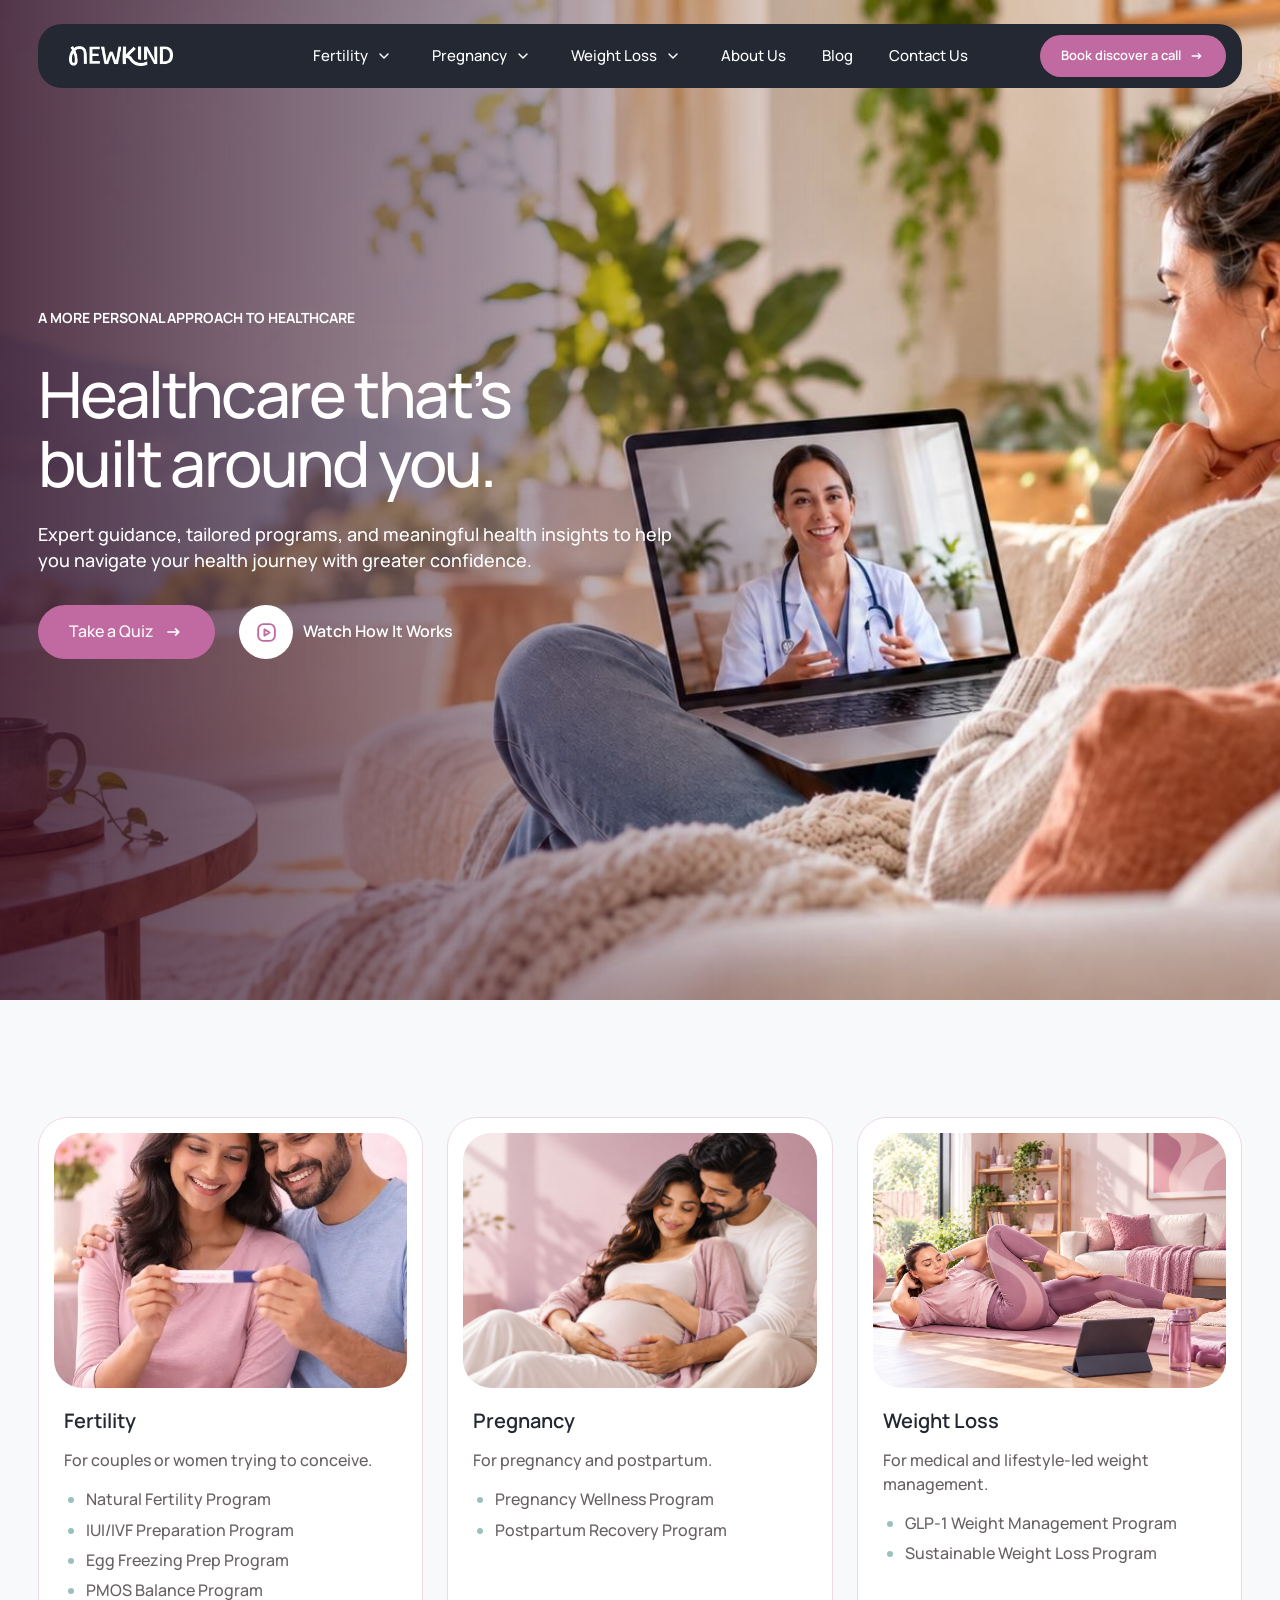
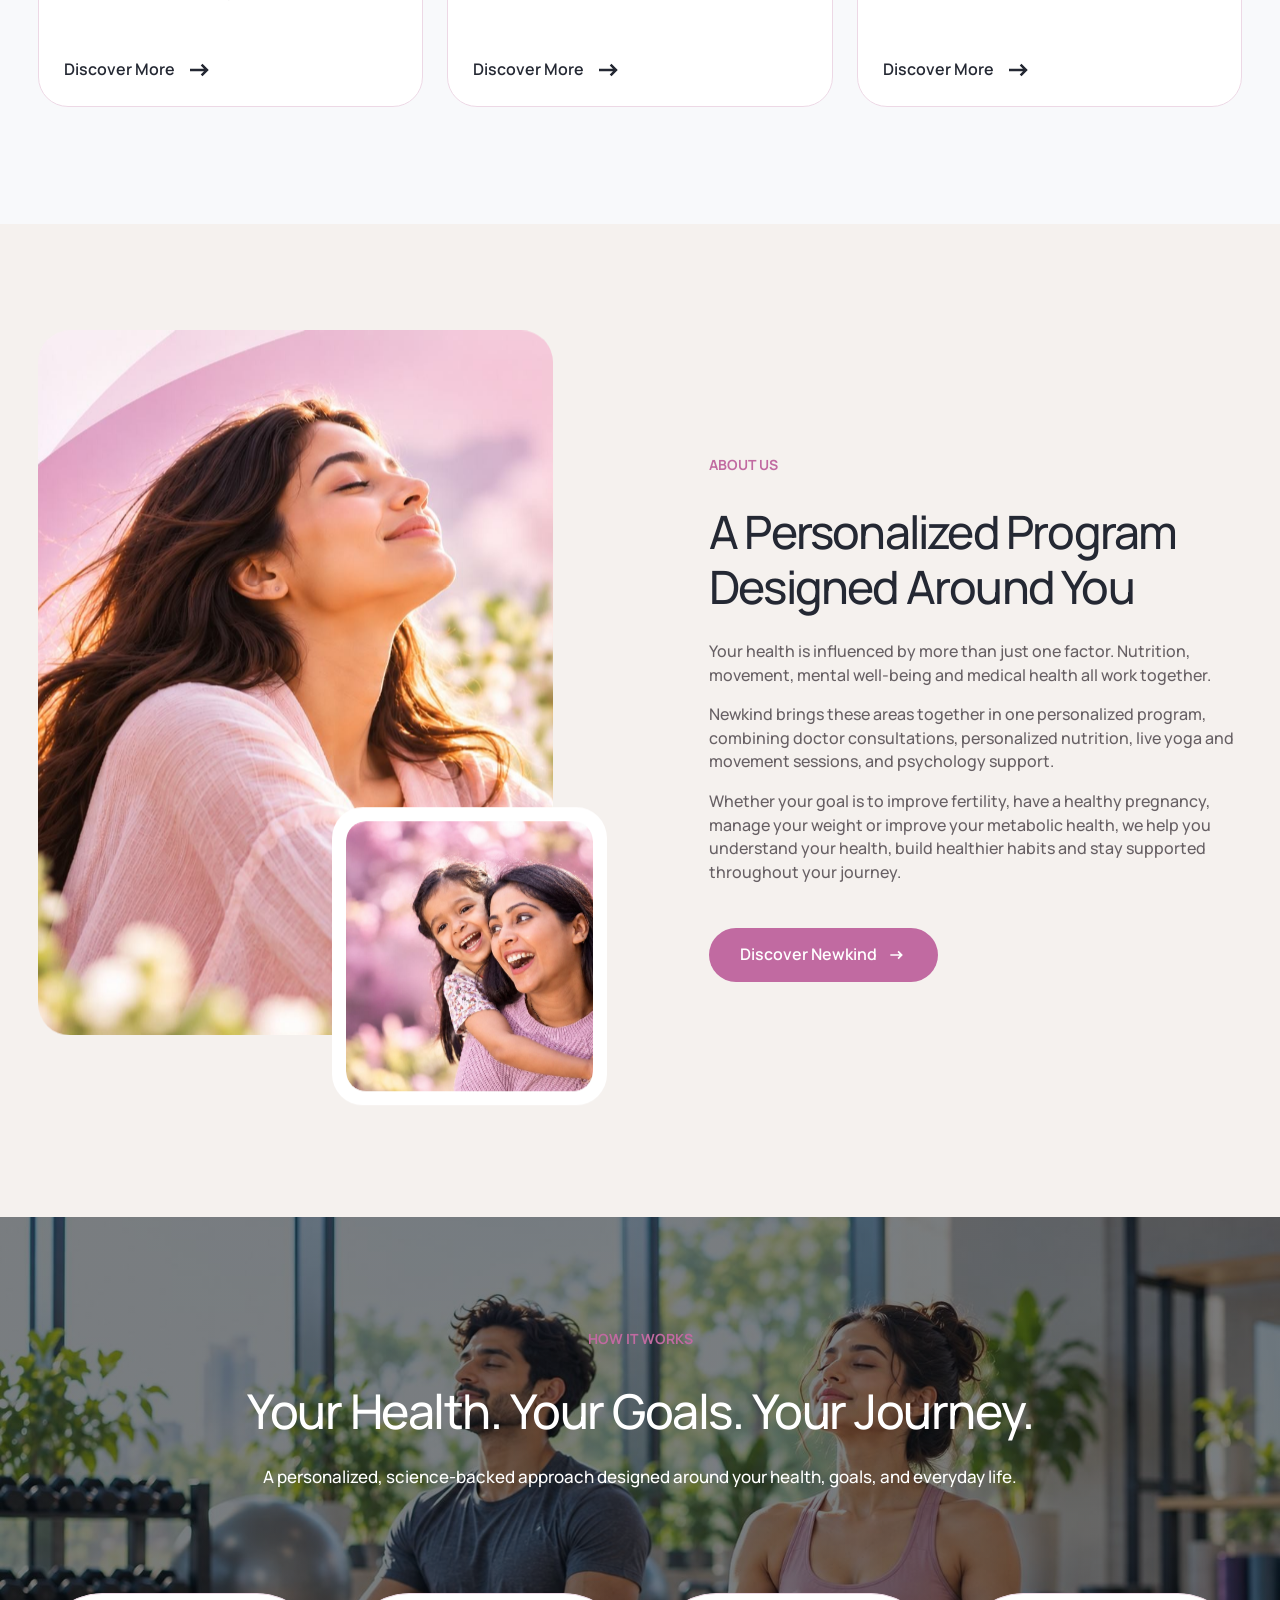
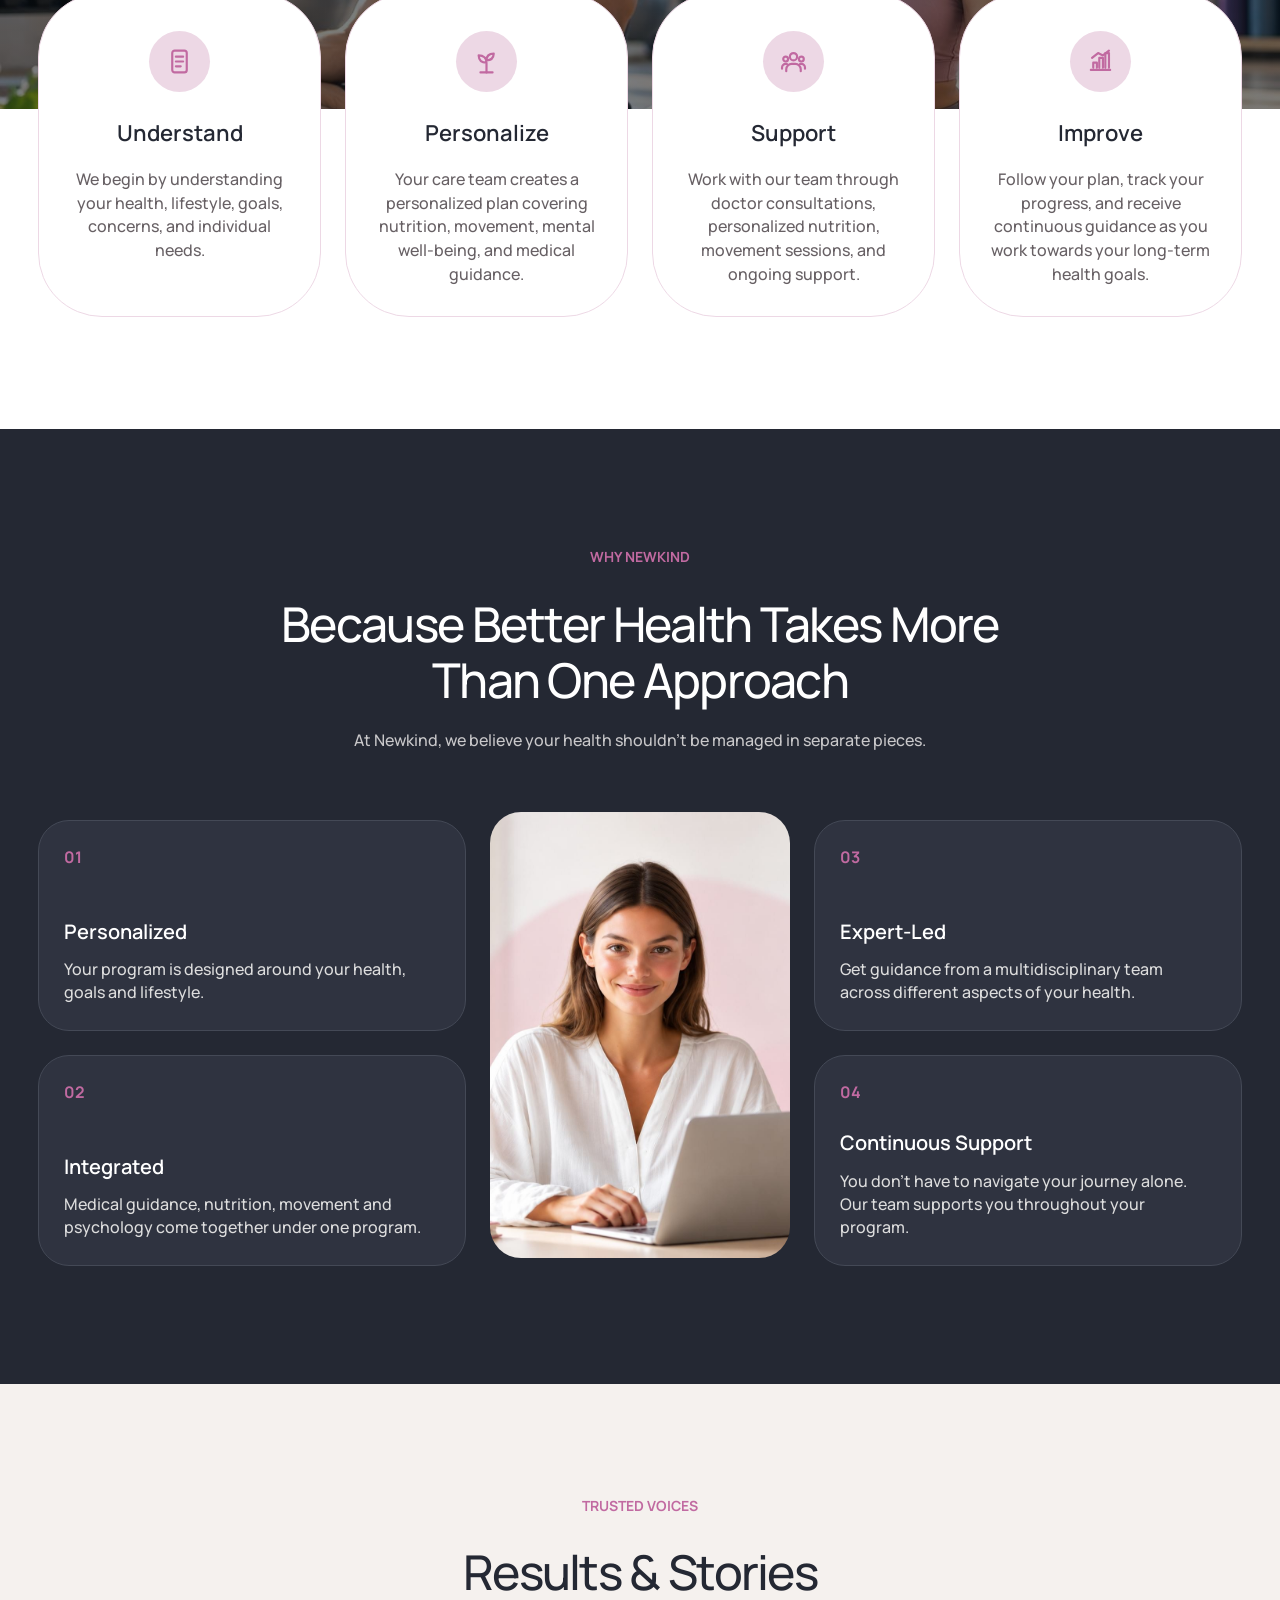
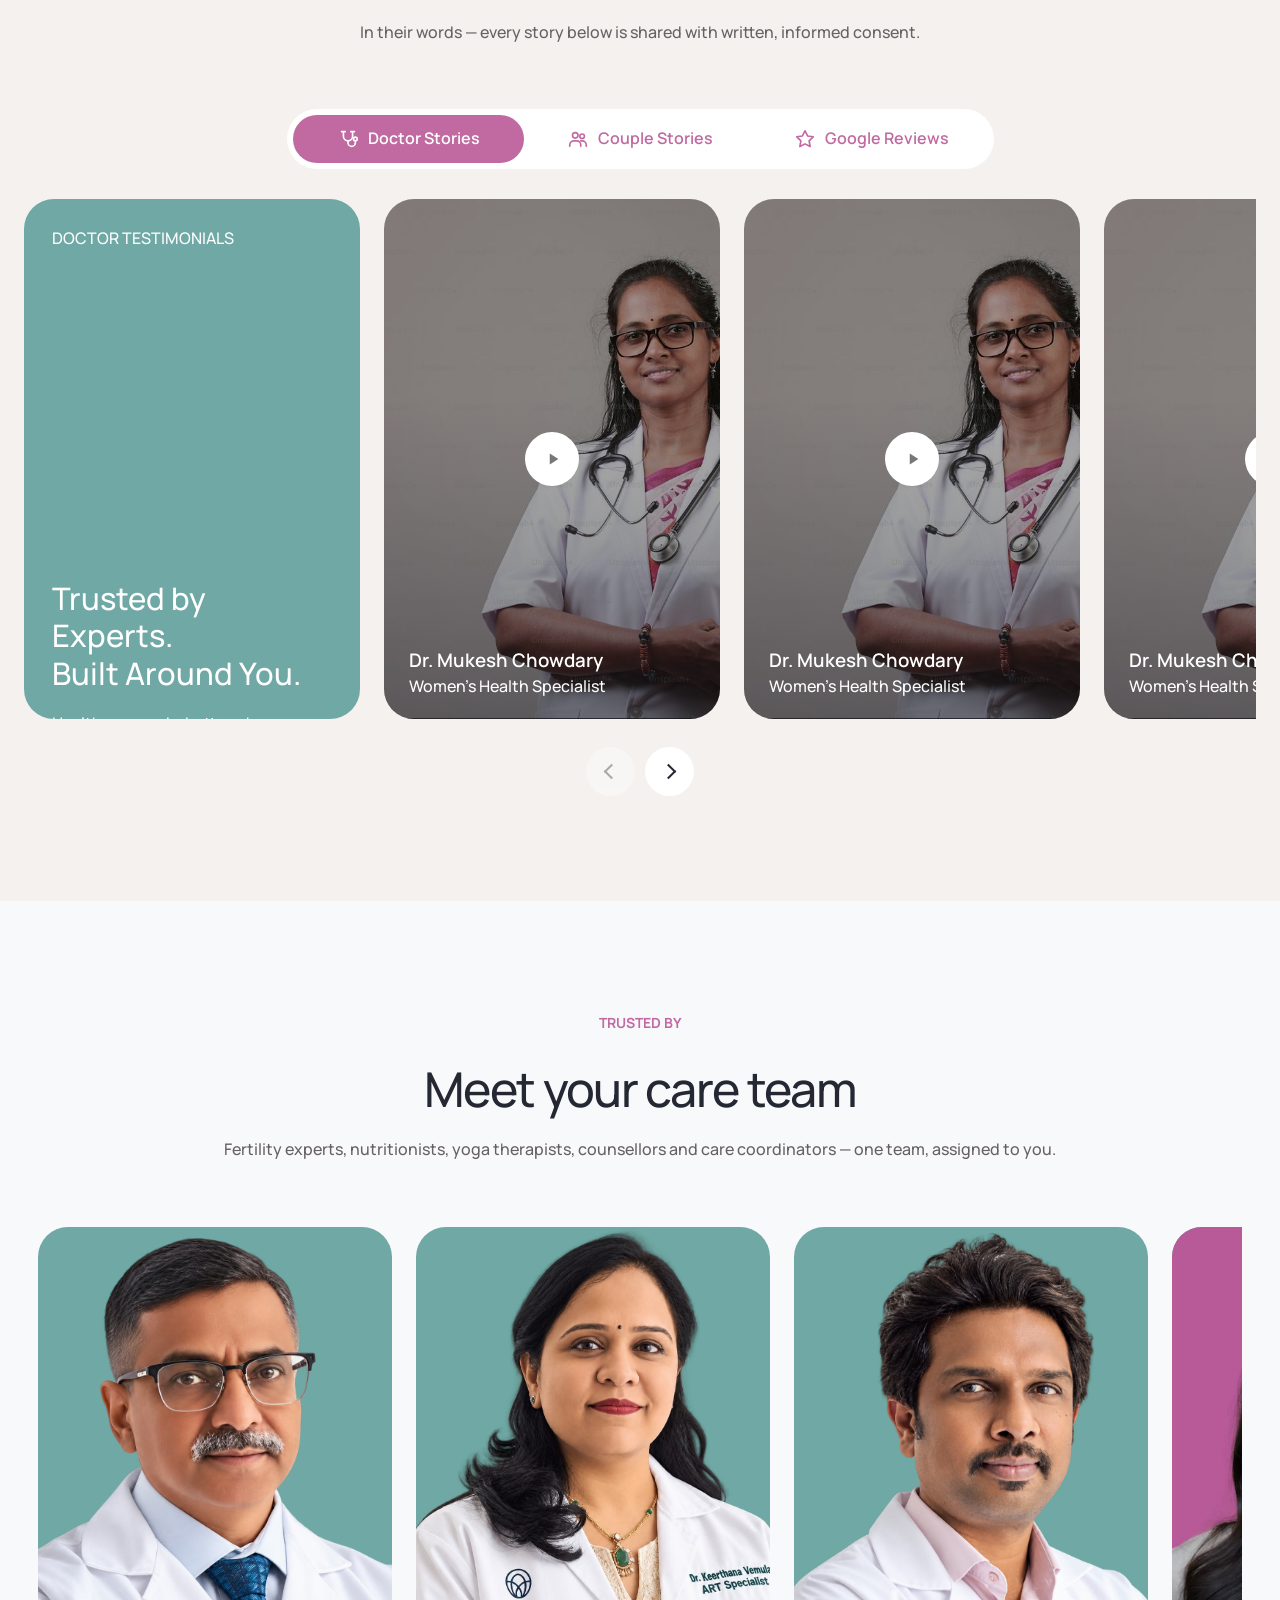
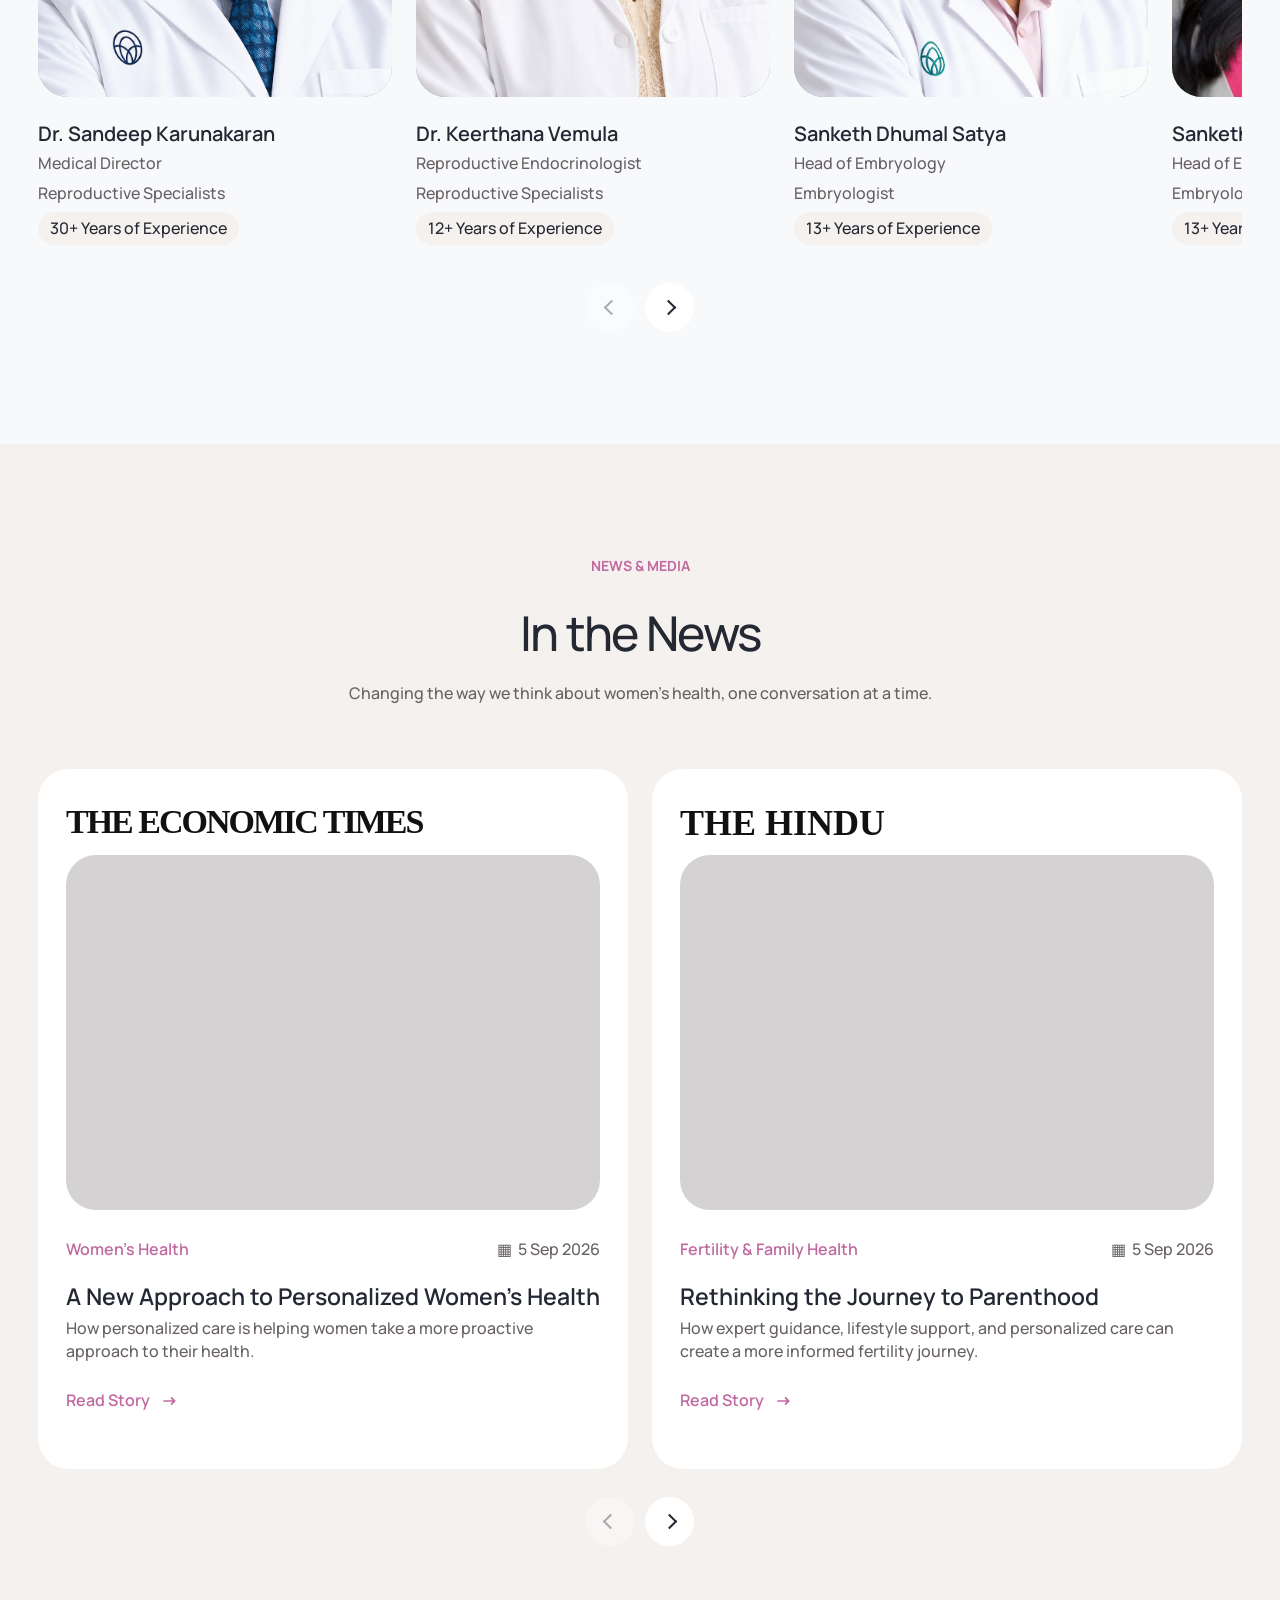
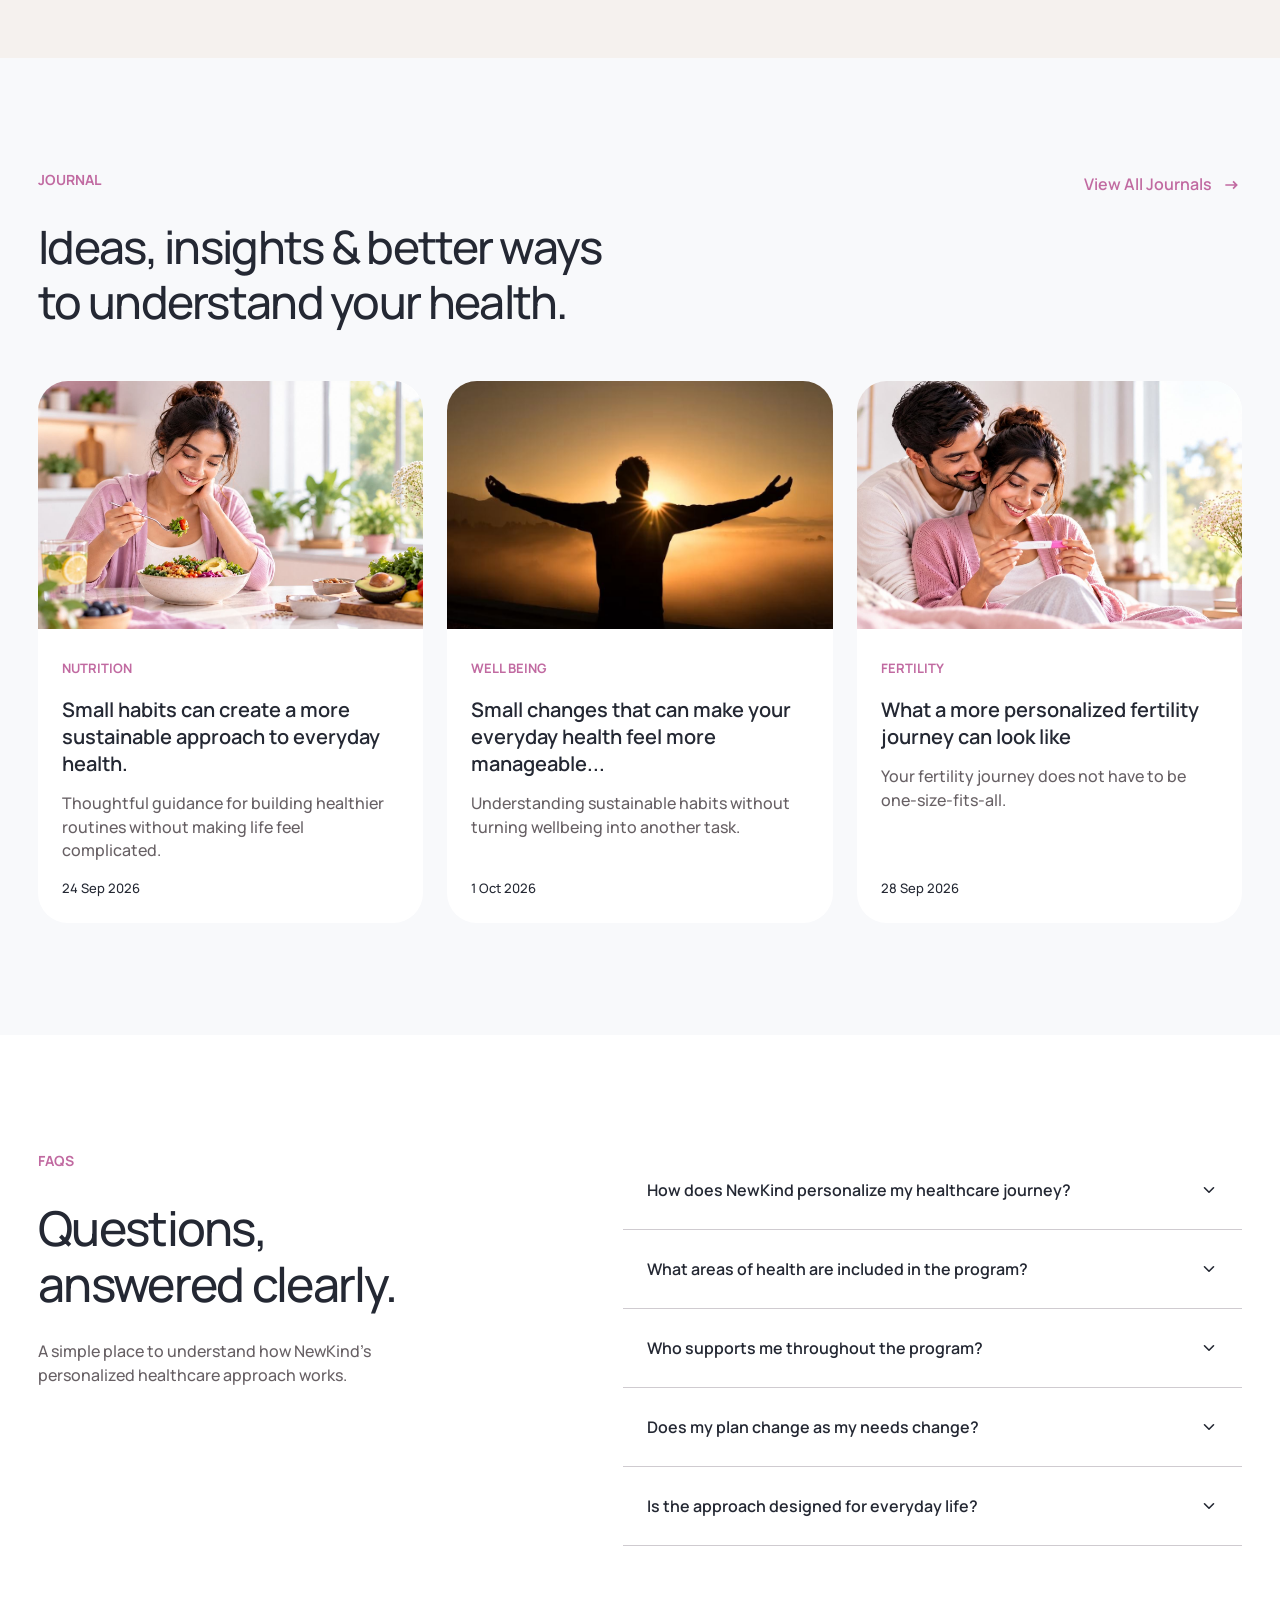
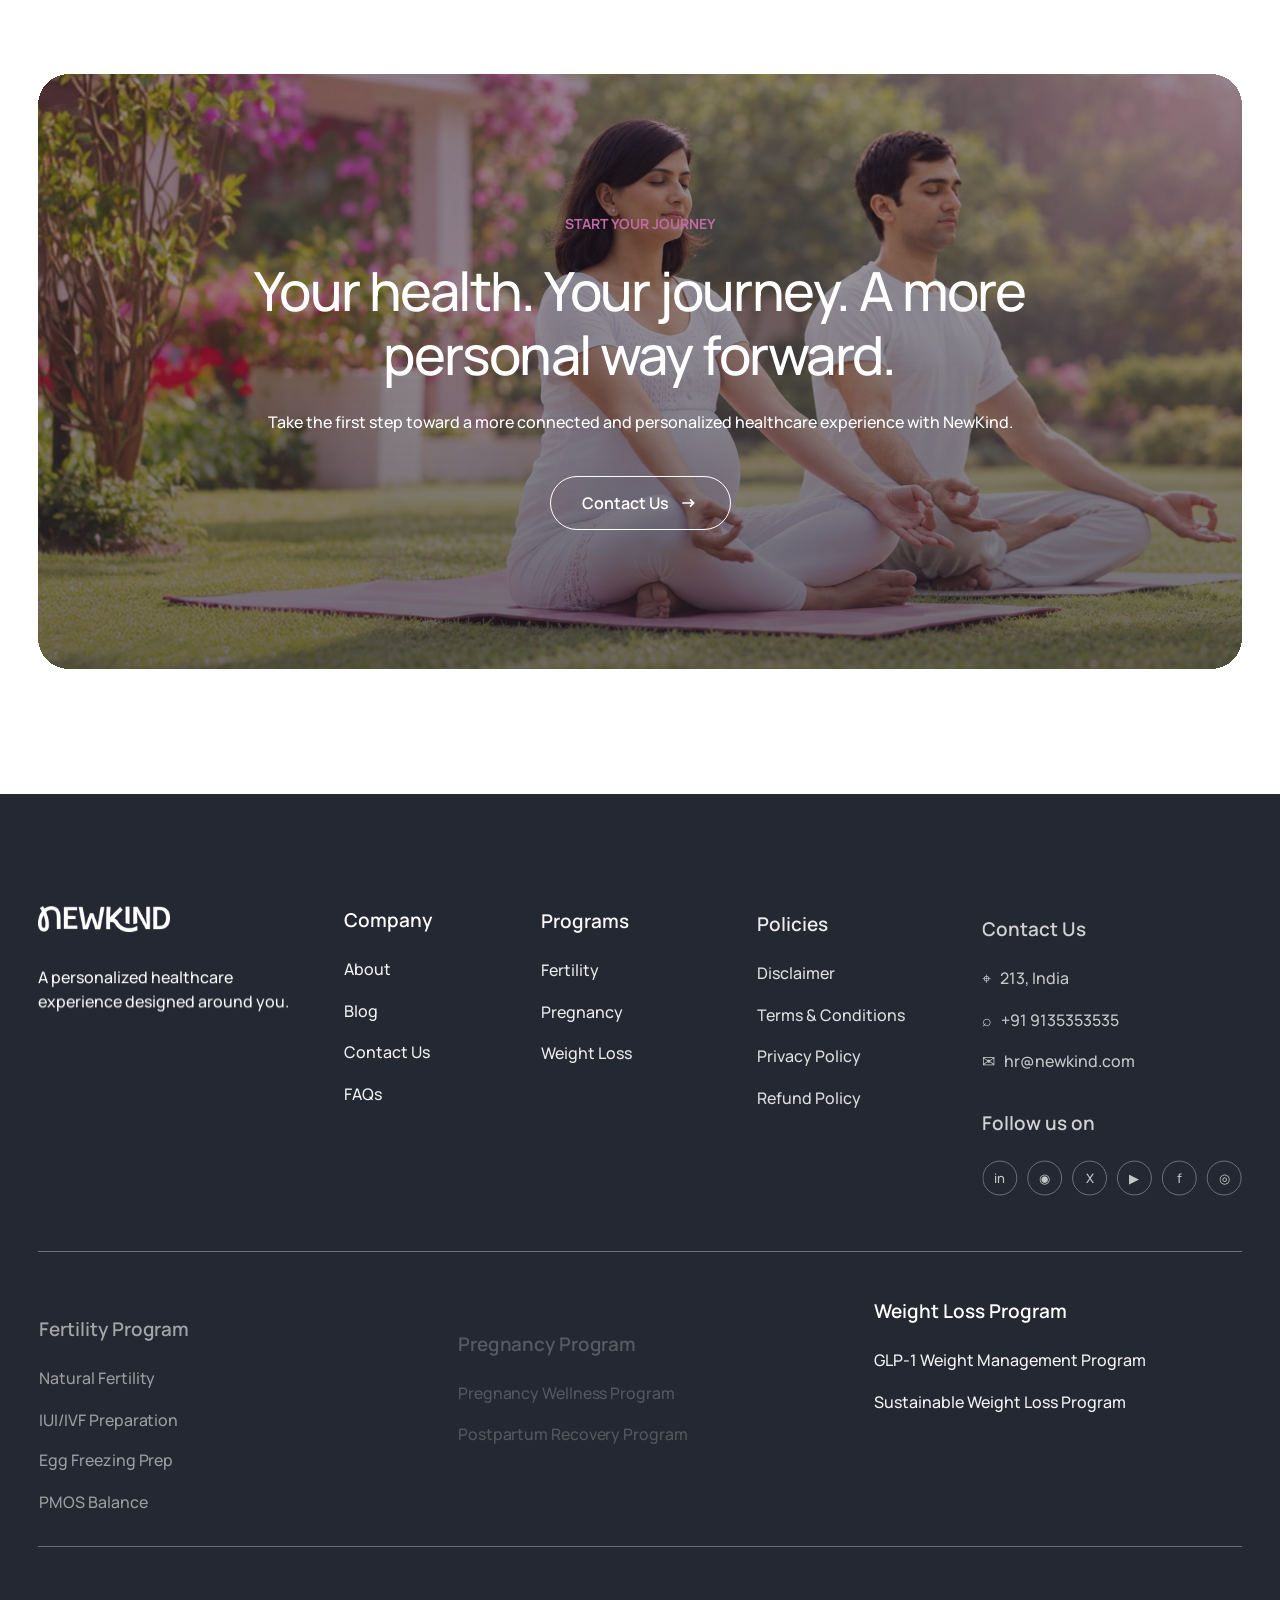
<file: index.html>
<!doctype html>
<html lang="en">
<head>
  <meta charset="utf-8">
  <meta name="viewport" content="width=device-width, initial-scale=1">
  <meta name="description" content="A personalized healthcare experience designed around you.">
  <title>NewKind - Healthcare built around you</title>
  <link rel="stylesheet" href="styles.css">
  <link rel="stylesheet" href="refinements.css">
  <link rel="stylesheet" href="home-quiz.css">
</head>
<body>
  <header class="site-header" id="top">
    <a class="header-logo" href="#top" aria-label="NewKind home"><img src="assets/newkind-logo.png" alt="NewKind"></a>
    <button class="menu-toggle" type="button" aria-expanded="false" aria-controls="main-nav"><span></span><span></span><span></span></button>
    <nav id="main-nav" aria-label="Primary navigation">
      <div class="nav-item has-menu">
        <a class="nav-parent" href="fertility.html">Fertility</a><button class="submenu-toggle" type="button" aria-expanded="false" aria-controls="fertility-menu" aria-label="Toggle Fertility submenu"><svg class="icon icon-chevron" aria-hidden="true" viewBox="0 0 20 20"><path d="m5 7.5 5 5 5-5"/></svg></button>
        <div class="dropdown" id="fertility-menu"><a href="fertility.html#natural-fertility">Natural Fertility Program</a><a href="fertility.html#iui-ivf">IUI/IVF Preparation Program</a><a href="fertility.html#egg-freezing">Egg Freezing Prep Program</a><a href="fertility.html#pmos-balance">PMOS Balance Program</a></div>
      </div>
      <div class="nav-item has-menu">
        <a class="nav-parent" href="pregnancy-wellness.html">Pregnancy</a><button class="submenu-toggle" type="button" aria-expanded="false" aria-controls="pregnancy-menu" aria-label="Toggle Pregnancy submenu"><svg class="icon icon-chevron" aria-hidden="true" viewBox="0 0 20 20"><path d="m5 7.5 5 5 5-5"/></svg></button>
        <div class="dropdown" id="pregnancy-menu"><a href="pregnancy-wellness.html">Pregnancy Wellness Program</a><a href="postpartum-recovery.html">Postpartum Recovery Program</a></div>
      </div>
      <div class="nav-item has-menu">
        <a class="nav-parent" href="#programs">Weight Loss</a><button class="submenu-toggle" type="button" aria-expanded="false" aria-controls="weight-loss-menu" aria-label="Toggle Weight Loss submenu"><svg class="icon icon-chevron" aria-hidden="true" viewBox="0 0 20 20"><path d="m5 7.5 5 5 5-5"/></svg></button>
        <div class="dropdown" id="weight-loss-menu"><a href="#programs">GLP-1 Weight Management Program</a><a href="#programs">Sustainable Weight Loss Program</a></div>
      </div>
      <a href="#about">About Us</a><a href="#journal">Blog</a><a href="contact.html">Contact Us</a><a class="mobile-call-cta" href="#call-form-dialog" data-open-call>Book discover a call <span class="material-arrow" aria-hidden="true"><svg class="material-symbol-arrow-right-alt" viewBox="0 0 24 24" focusable="false"><path d="m14 7-1.41 1.41L15.17 11H4v2h11.17l-2.58 2.59L14 17l5-5Z"/></svg></span></a>
    </nav>
    <a class="header-cta" href="#call-form-dialog" data-open-call>Book discover a call <span class="material-arrow" aria-hidden="true"><svg class="material-symbol-arrow-right-alt" viewBox="0 0 24 24" focusable="false"><path d="m14 7-1.41 1.41L15.17 11H4v2h11.17l-2.58 2.59L14 17l5-5Z"/></svg></span></a>
  </header>

  <main>
    <section class="hero image-anime image-anime-background">
      <div class="hero-shade"></div>
      <div class="hero-content shell">
        <p class="eyebrow light">A MORE PERSONAL APPROACH TO HEALTHCARE</p>
        <h1>Healthcare that’s<br>built around you.</h1>
        <p class="hero-copy">Expert guidance, tailored programs, and meaningful health<br class="desktop-only"> insights to help you navigate your health journey with greater<br class="desktop-only"> confidence.</p>
        <div class="hero-actions"><button class="btn btn-pink home-quiz-trigger" type="button" data-open-home-quiz>Take a Quiz <span class="material-arrow" aria-hidden="true"><svg class="material-symbol-arrow-right-alt" viewBox="0 0 24 24" focusable="false"><path d="m14 7-1.41 1.41L15.17 11H4v2h11.17l-2.58 2.59L14 17l5-5Z"/></svg></span></button><a class="video-link" href="#how-it-works"><span class="play-outline"><svg class="icon icon-play" aria-hidden="true" viewBox="0 0 24 24"><rect x="4" y="4" width="16" height="16" rx="5"/><path d="m10 9 5 3-5 3Z"/></svg></span>Watch How It Works</a></div>
      </div>
    </section>

    <section class="programs section" id="programs">
      <div class="shell program-grid">
        <article class="program-card"><div class="program-media image-anime"><img src="assets/program-fertility.jpg" alt="Couple smiling together with a pregnancy test"></div><div class="program-body"><h2>Fertility</h2><p>For couples or women trying to conceive.</p><ul><li>Natural Fertility Program</li><li>IUI/IVF Preparation Program</li><li>Egg Freezing Prep Program</li><li>PMOS Balance Program</li></ul><a href="fertility.html">Discover More <span class="material-arrow" aria-hidden="true"><svg class="material-symbol-arrow-right-alt" viewBox="0 0 24 24" focusable="false"><path d="m14 7-1.41 1.41L15.17 11H4v2h11.17l-2.58 2.59L14 17l5-5Z"/></svg></span></a></div></article>
        <article class="program-card"><div class="program-media image-anime"><img src="assets/program-pregnancy.jpg" alt="Expecting couple relaxing together"></div><div class="program-body"><h2>Pregnancy</h2><p>For pregnancy and postpartum.</p><ul><li>Pregnancy Wellness Program</li><li>Postpartum Recovery Program</li></ul><a href="pregnancy-wellness.html">Discover More <span class="material-arrow" aria-hidden="true"><svg class="material-symbol-arrow-right-alt" viewBox="0 0 24 24" focusable="false"><path d="m14 7-1.41 1.41L15.17 11H4v2h11.17l-2.58 2.59L14 17l5-5Z"/></svg></span></a></div></article>
        <article class="program-card"><div class="program-media image-anime"><img src="assets/program-weight-loss.jpg" alt="Woman following a guided home workout"></div><div class="program-body"><h2>Weight Loss</h2><p>For medical and lifestyle-led weight management.</p><ul><li>GLP-1 Weight Management Program</li><li>Sustainable Weight Loss Program</li></ul><a href="#contact">Discover More <span class="material-arrow" aria-hidden="true"><svg class="material-symbol-arrow-right-alt" viewBox="0 0 24 24" focusable="false"><path d="m14 7-1.41 1.41L15.17 11H4v2h11.17l-2.58 2.59L14 17l5-5Z"/></svg></span></a></div></article>
      </div>
    </section>

    <section class="about section" id="about">
      <div class="shell about-grid">
        <div class="about-visual"><div class="about-main image-anime"><img src="assets/about-main.jpg" alt="Woman enjoying a quiet moment outdoors"></div><div class="about-inset"><div class="about-inset-media image-anime"><img src="assets/about-inset.jpg" alt="Mother and daughter smiling together"></div></div></div>
        <div class="about-copy"><p class="eyebrow">ABOUT US</p><h2>A Personalized Program<br>Designed Around You</h2><p>Your health is influenced by more than just one factor. Nutrition, movement, mental well-being and medical health all work together.</p><p>Newkind brings these areas together in one personalized program, combining doctor consultations, personalized nutrition, live yoga and movement sessions, and psychology support.</p><p>Whether your goal is to improve fertility, have a healthy pregnancy, manage your weight or improve your metabolic health, we help you understand your health, build healthier habits and stay supported throughout your journey.</p><a class="btn btn-pink" href="#why-newkind">Discover Newkind <span class="material-arrow" aria-hidden="true"><svg class="material-symbol-arrow-right-alt" viewBox="0 0 24 24" focusable="false"><path d="m14 7-1.41 1.41L15.17 11H4v2h11.17l-2.58 2.59L14 17l5-5Z"/></svg></span></a></div>
      </div>
    </section>

    <section class="how" id="how-it-works">
      <div class="how-background image-anime image-anime-background"><div class="how-heading shell"><p class="eyebrow">HOW IT WORKS</p><h2>Your Health. Your Goals. Your Journey.</h2><p>A personalized, science-backed approach designed around your health, goals, and everyday life.</p></div></div>
      <div class="shell steps-grid">
        <article class="step"><div class="step-icon"><svg class="icon" aria-hidden="true" viewBox="0 0 24 24"><rect x="6" y="3" width="12" height="18" rx="2"/><path d="M9 8h6M9 12h6M9 16h4"/></svg></div><h3>Understand</h3><p>We begin by understanding your health, lifestyle, goals, concerns, and individual needs.</p></article>
        <article class="step"><div class="step-icon"><svg class="icon" aria-hidden="true" viewBox="0 0 24 24"><path d="M12 21v-8M12 13c0-4-2.4-6-6.5-6 .2 4.3 2.4 6 6.5 6ZM12 11c0-3.7 2.3-5.5 6-5.5-.2 3.9-2.1 5.5-6 5.5Z"/><path d="M7 21h10"/></svg></div><h3>Personalize</h3><p>Your care team creates a personalized plan covering nutrition, movement, mental well-being, and medical guidance.</p></article>
        <article class="step"><div class="step-icon"><svg class="icon" aria-hidden="true" viewBox="0 0 24 24"><circle cx="12" cy="8" r="3"/><circle cx="5.5" cy="10" r="2"/><circle cx="18.5" cy="10" r="2"/><path d="M6 20v-1.5A4.5 4.5 0 0 1 10.5 14h3a4.5 4.5 0 0 1 4.5 4.5V20M2.5 18v-1a3 3 0 0 1 3-3h1M21.5 18v-1a3 3 0 0 0-3-3h-1"/></svg></div><h3>Support</h3><p>Work with our team through doctor consultations, personalized nutrition, movement sessions, and ongoing support.</p></article>
        <article class="step"><div class="step-icon"><svg class="icon" aria-hidden="true" viewBox="0 0 24 24"><path d="M4 19h16M6 17v-4h3v4M11 17V9h3v8M16 17V5h3v12"/><path d="m5 9 5-4 4 2 5-4"/></svg></div><h3>Improve</h3><p>Follow your plan, track your progress, and receive continuous guidance as you work towards your long-term health goals.</p></article>
      </div>
    </section>

    <section class="why section" id="why-newkind">
      <div class="shell"><div class="section-heading centered inverse"><p class="eyebrow">WHY NEWKIND</p><h2>Because Better Health Takes More<br>Than One Approach</h2><p>At Newkind, we believe your health shouldn't be managed in separate pieces.</p></div>
        <div class="why-grid"><div class="why-column"><article><b>01</b><h3>Personalized</h3><p>Your program is designed around your health, goals and lifestyle.</p></article><article><b>02</b><h3>Integrated</h3><p>Medical guidance, nutrition, movement and psychology come together under one program.</p></article></div><div class="why-media image-anime"><img src="assets/why-newkind.jpg" alt="Healthcare professional meeting online with a patient"></div><div class="why-column"><article><b>03</b><h3>Expert-Led</h3><p>Get guidance from a multidisciplinary team across different aspects of your health.</p></article><article><b>04</b><h3>Continuous Support</h3><p>You don't have to navigate your journey alone. Our team supports you throughout your program.</p></article></div></div>
      </div>
    </section>

    <section class="stories section" id="stories">
      <div class="section-heading centered"><p class="eyebrow">TRUSTED VOICES</p><h2>Results &amp; Stories</h2><p>In their words — every story below is shared with written, informed consent.</p></div>
      <div class="story-tabs" role="tablist" aria-label="Story type">
        <button class="active" id="story-tab-doctor" data-story-kind="doctor" role="tab" aria-selected="true" aria-controls="story-panel" type="button"><svg class="icon" aria-hidden="true" viewBox="0 0 24 24"><path d="M7 4v5a5 5 0 0 0 10 0V4M5 4h4M15 4h4"/><path d="M12 14v2a4 4 0 0 0 8 0v-1"/><circle cx="20" cy="12" r="2"/></svg>Doctor Stories</button>
        <button id="story-tab-couple" data-story-kind="couple" role="tab" aria-selected="false" aria-controls="story-panel" tabindex="-1" type="button"><svg class="icon" aria-hidden="true" viewBox="0 0 24 24"><circle cx="9" cy="8" r="3"/><circle cx="16.5" cy="9" r="2.5"/><path d="M3 20v-1.5A4.5 4.5 0 0 1 7.5 14h3A4.5 4.5 0 0 1 15 18.5V20M15 14h1.5a4.5 4.5 0 0 1 4.5 4.5V20"/></svg>Couple Stories</button>
        <button id="story-tab-google" data-story-kind="google" role="tab" aria-selected="false" aria-controls="story-panel" tabindex="-1" type="button"><svg class="icon" aria-hidden="true" viewBox="0 0 24 24"><path d="m12 3 2.8 5.7 6.2.9-4.5 4.4 1.1 6.2-5.6-2.9-5.6 2.9 1.1-6.2L3 9.6l6.2-.9Z"/></svg>Google Reviews</button>
      </div>
      <div class="carousel-wrap shell-wide"><div class="story-track" id="story-panel" data-track="stories" role="tabpanel" aria-labelledby="story-tab-doctor"><article class="story-intro"><p>DOCTOR TESTIMONIALS</p><h3>Trusted by Experts.<br>Built Around You.</h3><p>Healthcare works better when we look at the whole person—not just a single symptom.</p></article><article class="testimonial image-anime image-anime-gradient"><img src="assets/doctor-testimonial.jpg" alt="Doctor Mukesh Chowdary"><button class="play" type="button" aria-label="Play doctor testimonial"><svg class="icon icon-play-solid" aria-hidden="true" viewBox="0 0 24 24"><path d="m9 7 8 5-8 5Z"/></svg></button><div><h3>Dr. Mukesh Chowdary</h3><p>Women's Health Specialist</p></div></article><article class="testimonial image-anime image-anime-gradient"><img src="assets/doctor-testimonial.jpg" alt="Doctor Mukesh Chowdary"><button class="play" type="button" aria-label="Play doctor testimonial"><svg class="icon icon-play-solid" aria-hidden="true" viewBox="0 0 24 24"><path d="m9 7 8 5-8 5Z"/></svg></button><div><h3>Dr. Mukesh Chowdary</h3><p>Women's Health Specialist</p></div></article><article class="testimonial image-anime image-anime-gradient"><img src="assets/doctor-testimonial.jpg" alt="Doctor Mukesh Chowdary"><button class="play" type="button" aria-label="Play doctor testimonial"><svg class="icon icon-play-solid" aria-hidden="true" viewBox="0 0 24 24"><path d="m9 7 8 5-8 5Z"/></svg></button><div><h3>Dr. Mukesh Chowdary</h3><p>Women's Health Specialist</p></div></article></div><div class="carousel-controls"><button data-scroll="stories" data-direction="-1" type="button" aria-label="Previous stories"><svg class="icon" aria-hidden="true" viewBox="0 0 20 20"><path d="m12.5 5-5 5 5 5"/></svg></button><button data-scroll="stories" data-direction="1" type="button" aria-label="Next stories"><svg class="icon" aria-hidden="true" viewBox="0 0 20 20"><path d="m7.5 5 5 5-5 5"/></svg></button></div></div>
    </section>

    <section class="care section" id="care-team">
      <div class="section-heading centered"><p class="eyebrow">TRUSTED BY</p><h2>Meet your care team</h2><p>Fertility experts, nutritionists, yoga therapists, counsellors and care coordinators — one team, assigned to you.</p></div>
      <div class="carousel-wrap shell-wide"><div class="care-track" data-track="care"><article class="care-card"><div class="care-photo image-anime"><img src="assets/care-sandeep.png" alt="Dr. Sandeep Karunakaran"></div><h3>Dr. Sandeep Karunakaran</h3><p>Medical Director</p><p>Reproductive Specialists</p><span>30+ Years of Experience</span></article><article class="care-card"><div class="care-photo image-anime"><img src="assets/care-keerthana.png" alt="Dr. Keerthana Vemula"></div><h3>Dr. Keerthana Vemula</h3><p>Reproductive Endocrinologist</p><p>Reproductive Specialists</p><span>12+ Years of Experience</span></article><article class="care-card"><div class="care-photo image-anime"><img src="assets/care-sanketh.png" alt="Sanketh Dhumal Satya"></div><h3>Sanketh Dhumal Satya</h3><p>Head of Embryology</p><p>Embryologist</p><span>13+ Years of Experience</span></article><article class="care-card"><div class="care-photo image-anime"><img src="assets/care-fourth.png" alt="Sanketh Dhumal Satya"></div><h3>Sanketh Dhumal Satya</h3><p>Head of Embryology</p><p>Embryologist</p><span>13+ Years of Experience</span></article></div><div class="carousel-controls care-controls"><button data-scroll="care" data-direction="-1" type="button" aria-label="Previous care team members"><svg class="icon" aria-hidden="true" viewBox="0 0 20 20"><path d="m12.5 5-5 5 5 5"/></svg></button><button data-scroll="care" data-direction="1" type="button" aria-label="Next care team members"><svg class="icon" aria-hidden="true" viewBox="0 0 20 20"><path d="m7.5 5 5 5-5 5"/></svg></button></div></div>
    </section>

    <section class="news section" id="news"><div class="section-heading centered"><p class="eyebrow">NEWS &amp; MEDIA</p><h2>In the News</h2><p>Changing the way we think about women’s health, one conversation at a time.</p></div><div class="carousel-wrap shell"><div class="news-track" data-track="news"><article class="news-card"><div class="publication economic">THE ECONOMIC TIMES</div><div class="news-placeholder image-anime" aria-hidden="true"></div><div class="meta"><span>Women’s Health</span><time datetime="2026-09-05">▦&nbsp; 5 Sep 2026</time></div><h3>A New Approach to Personalized Women’s Health</h3><p>How personalized care is helping women take a more proactive approach to their health.</p><a href="#news">Read Story <span class="material-arrow" aria-hidden="true"><svg class="material-symbol-arrow-right-alt" viewBox="0 0 24 24" focusable="false"><path d="m14 7-1.41 1.41L15.17 11H4v2h11.17l-2.58 2.59L14 17l5-5Z"/></svg></span></a></article><article class="news-card"><div class="publication hindu">THE HINDU</div><div class="news-placeholder image-anime" aria-hidden="true"></div><div class="meta"><span>Fertility &amp; Family Health</span><time datetime="2026-09-05">▦&nbsp; 5 Sep 2026</time></div><h3>Rethinking the Journey to Parenthood</h3><p>How expert guidance, lifestyle support, and personalized care can create a more informed fertility journey.</p><a href="#news">Read Story <span class="material-arrow" aria-hidden="true"><svg class="material-symbol-arrow-right-alt" viewBox="0 0 24 24" focusable="false"><path d="m14 7-1.41 1.41L15.17 11H4v2h11.17l-2.58 2.59L14 17l5-5Z"/></svg></span></a></article><article class="news-card"><div class="publication">NEWS &amp; MEDIA</div><div class="news-placeholder image-anime" aria-hidden="true"></div><div class="meta"><span>Healthcare &amp; Wellness</span><time datetime="2026-09-05">▦&nbsp; 5 Sep 2026</time></div><h3>Why Women’s Health Needs a More Connected Approach</h3><p>Moving beyond one-size-fits-all solutions to care designed around the individual.</p><a href="#news">Read Story <span class="material-arrow" aria-hidden="true"><svg class="material-symbol-arrow-right-alt" viewBox="0 0 24 24" focusable="false"><path d="m14 7-1.41 1.41L15.17 11H4v2h11.17l-2.58 2.59L14 17l5-5Z"/></svg></span></a></article></div><div class="carousel-controls"><button data-scroll="news" data-direction="-1" type="button" aria-label="Previous news"><svg class="icon" aria-hidden="true" viewBox="0 0 20 20"><path d="m12.5 5-5 5 5 5"/></svg></button><button data-scroll="news" data-direction="1" type="button" aria-label="Next news"><svg class="icon" aria-hidden="true" viewBox="0 0 20 20"><path d="m7.5 5 5 5-5 5"/></svg></button></div></div></section>

    <section class="journal section" id="journal"><div class="shell"><div class="journal-heading"><div><p class="eyebrow">JOURNAL</p><h2>Ideas, insights &amp; better ways<br>to understand your health.</h2></div><a href="#journal">View All Journals <span class="material-arrow" aria-hidden="true"><svg class="material-symbol-arrow-right-alt" viewBox="0 0 24 24" focusable="false"><path d="m14 7-1.41 1.41L15.17 11H4v2h11.17l-2.58 2.59L14 17l5-5Z"/></svg></span></a></div><div class="journal-grid"><article class="journal-card"><div class="journal-media image-anime"><img src="assets/journal-nutrition.jpg" alt="Woman enjoying a nutritious meal"></div><div><b>NUTRITION</b><h3>Small habits can create a more sustainable approach to everyday health.</h3><p>Thoughtful guidance for building healthier routines without making life feel complicated.</p><time datetime="2026-09-24">24 Sep 2026</time><a class="journal-action" href="#journal" aria-label="Read nutrition journal"><svg class="icon material-symbol-arrow-right-alt" aria-hidden="true" viewBox="0 0 24 24"><path d="m14 7-1.41 1.41L15.17 11H4v2h11.17l-2.58 2.59L14 17l5-5Z"/></svg></a></div></article><article class="journal-card"><div class="journal-media image-anime"><img src="assets/journal-wellbeing.jpg" alt="Person greeting the sunrise"></div><div><b>WELL BEING</b><h3>Small changes that can make your everyday health feel more manageable...</h3><p>Understanding sustainable habits without turning wellbeing into another task.</p><time datetime="2026-10-01">1 Oct 2026</time><a class="journal-action" href="#journal" aria-label="Read wellbeing journal"><svg class="icon material-symbol-arrow-right-alt" aria-hidden="true" viewBox="0 0 24 24"><path d="m14 7-1.41 1.41L15.17 11H4v2h11.17l-2.58 2.59L14 17l5-5Z"/></svg></a></div></article><article class="journal-card"><div class="journal-media image-anime"><img src="assets/journal-fertility.jpg" alt="Couple looking at a pregnancy test together"></div><div><b>FERTILITY</b><h3>What a more personalized fertility journey can look like</h3><p>Your fertility journey does not have to be one-size-fits-all.</p><time datetime="2026-09-28">28 Sep 2026</time><a class="journal-action" href="#journal" aria-label="Read fertility journal"><svg class="icon material-symbol-arrow-right-alt" aria-hidden="true" viewBox="0 0 24 24"><path d="m14 7-1.41 1.41L15.17 11H4v2h11.17l-2.58 2.59L14 17l5-5Z"/></svg></a></div></article></div></div></section>

    <section class="faqs section" id="faqs"><div class="shell faq-grid"><div><p class="eyebrow">FAQS</p><h2>Questions,<br>answered clearly.</h2><p>A simple place to understand how NewKind’s personalized healthcare approach works.</p></div><div class="accordion"><button type="button" aria-expanded="false">How does NewKind personalize my healthcare journey?<svg class="icon icon-chevron" aria-hidden="true" viewBox="0 0 20 20"><path d="m5 7.5 5 5 5-5"/></svg></button><button type="button" aria-expanded="false">What areas of health are included in the program?<svg class="icon icon-chevron" aria-hidden="true" viewBox="0 0 20 20"><path d="m5 7.5 5 5 5-5"/></svg></button><button type="button" aria-expanded="false">Who supports me throughout the program?<svg class="icon icon-chevron" aria-hidden="true" viewBox="0 0 20 20"><path d="m5 7.5 5 5 5-5"/></svg></button><button type="button" aria-expanded="false">Does my plan change as my needs change?<svg class="icon icon-chevron" aria-hidden="true" viewBox="0 0 20 20"><path d="m5 7.5 5 5 5-5"/></svg></button><button type="button" aria-expanded="false">Is the approach designed for everyday life?<svg class="icon icon-chevron" aria-hidden="true" viewBox="0 0 20 20"><path d="m5 7.5 5 5 5-5"/></svg></button></div></div></section>

    <section class="final-cta shell image-anime image-anime-gradient" id="contact"><img src="assets/final-cta.jpg" alt="Couple practicing yoga outdoors"><div class="final-overlay"></div><div class="final-content"><p class="eyebrow">START YOUR JOURNEY</p><h2>Your health. Your journey. A more<br>personal way forward.</h2><p>Take the first step toward a more connected and personalized healthcare experience with NewKind.</p><a class="btn btn-outline" href="contact.html">Contact Us <span class="material-arrow" aria-hidden="true"><svg class="material-symbol-arrow-right-alt" viewBox="0 0 24 24" focusable="false"><path d="m14 7-1.41 1.41L15.17 11H4v2h11.17l-2.58 2.59L14 17l5-5Z"/></svg></span></a></div></section>
  </main>

  <footer><div class="shell"><div class="footer-top"><div class="footer-brand"><a class="footer-logo" href="index.html#top" aria-label="NewKind home"><img src="assets/newkind-logo.png" alt="NewKind"></a><p>A personalized healthcare<br>experience designed around you.</p></div><div><h2>Company</h2><a href="index.html#about">About</a><a href="index.html#journal">Blog</a><a href="contact.html">Contact Us</a><a href="index.html#faqs">FAQs</a></div><div><h2>Programs</h2><a href="fertility.html#programs">Fertility</a><a href="pregnancy-wellness.html">Pregnancy</a><a href="index.html#programs">Weight Loss</a></div><div><h2>Policies</h2><a href="#">Disclaimer</a><a href="#">Terms &amp; Conditions</a><a href="#">Privacy Policy</a><a href="#">Refund Policy</a></div><div class="footer-contact"><h2>Contact Us</h2><p>⌖&nbsp;&nbsp; 213, India</p><a href="tel:+919135353535">⌕&nbsp;&nbsp; +91 9135353535</a><a href="mailto:hr@newkind.com">✉&nbsp;&nbsp; hr@newkind.com</a><h2>Follow us on</h2><div class="socials"><a href="#" aria-label="LinkedIn">in</a><a href="#" aria-label="WhatsApp">◉</a><a href="#" aria-label="X">X</a><a href="#" aria-label="YouTube">▶</a><a href="#" aria-label="Facebook">f</a><a href="#" aria-label="Instagram">◎</a></div></div></div><div class="footer-programs"><div><h2>Fertility Program</h2><a href="fertility.html#natural-fertility">Natural Fertility</a><a href="fertility.html#iui-ivf">IUI/IVF Preparation</a><a href="fertility.html#egg-freezing">Egg Freezing Prep</a><a href="fertility.html#pmos-balance">PMOS Balance</a></div><div><h2>Pregnancy Program</h2><a href="pregnancy-wellness.html">Pregnancy Wellness Program</a><a href="postpartum-recovery.html">Postpartum Recovery Program</a></div><div><h2>Weight Loss Program</h2><a href="index.html#programs">GLP-1 Weight Management Program</a><a href="index.html#programs">Sustainable Weight Loss Program</a></div></div><div class="copyright">Copyright © 2026 newkind.com. All rights reserved.<span><a href="#">Privacy Policy</a><a href="#">Terms &amp; Conditions</a><a href="#">Refund Policy</a></span></div></div></footer>

  <div class="call-modal" data-call-modal aria-hidden="true" hidden>
    <section class="call-dialog call-form-dialog" id="call-form-dialog" role="dialog" aria-modal="true" aria-labelledby="call-form-title">
      <button class="call-dialog-close" type="button" data-close-call aria-label="Close call request form"></button>
      <p class="call-dialog-eyebrow">DISCOVERY &amp; ASSESSMENT CALL</p>
      <h2 id="call-form-title">Book your call</h2>
      <p class="call-dialog-description">A relaxed conversation with a NewKind expert about your goals, history and support needs. We'll confirm a time within one working day.</p>
      <form class="call-form" data-call-form novalidate>
        <div class="call-field call-field-full"><label for="call-name">Full name</label><input id="call-name" name="name" type="text" autocomplete="name" placeholder="Enter your full name" required></div>
        <div class="call-field"><label for="call-email">Email</label><input id="call-email" name="email" type="email" autocomplete="email" placeholder="Enter your email" required></div>
        <div class="call-field"><label for="call-phone">Phone</label><input id="call-phone" name="phone" type="tel" autocomplete="tel" placeholder="Enter your phone number" required></div>
        <div class="call-field"><label for="call-module">Program module</label><select id="call-module" name="program_module" required><option value="fertility">Fertility</option><option value="pregnancy">Pregnancy</option><option value="weight-loss" selected>Weight Loss</option></select></div>
        <div class="call-field"><label for="call-subprogram">Program subprogram</label><select id="call-subprogram" name="subprogram" required disabled><option value="" selected disabled>Select a program module first</option></select></div>
        <div class="call-field call-field-full"><label for="call-message">Anything you'd like us to know? <span>(optional)</span></label><textarea id="call-message" name="message" rows="4"></textarea></div>
        <div class="call-modal-actions"><button class="call-submit" type="submit">Request my call <span class="material-arrow" aria-hidden="true"><svg class="material-symbol-arrow-right-alt" viewBox="0 0 24 24" focusable="false"><path d="m14 7-1.41 1.41L15.17 11H4v2h11.17l-2.58 2.59L14 17l5-5Z"/></svg></span></button></div>
      </form>
    </section>

    <section class="call-dialog call-success-dialog" id="call-success-dialog" role="dialog" aria-modal="true" aria-labelledby="call-success-title" hidden>
      <button class="call-dialog-close" type="button" data-close-call aria-label="Close confirmation"></button>
      <p class="call-dialog-eyebrow">DISCOVERY &amp; ASSESSMENT CALL</p>
      <div class="call-success-content">
        <div class="call-success-icon" aria-hidden="true">✓</div>
        <h2 id="call-success-title">Thank you.</h2>
        <p>Your request is with our care team. We'll reach out within one working day to schedule your call.</p>
      </div>
      <button class="call-success-close" type="button" data-close-call>Close</button>
    </section>
  </div>
  <div class="home-quiz-modal" data-home-quiz-modal aria-hidden="true" hidden>
    <section class="home-quiz-dialog" role="dialog" aria-modal="true" aria-labelledby="home-quiz-title" aria-describedby="home-quiz-description">
      <button class="home-quiz-close" type="button" data-close-home-quiz aria-label="Close program finder"></button>
      <div class="home-quiz-main">
        <p class="home-quiz-eyebrow">YOUR PERSONALIZED PROGRAM FINDER</p>
        <h2 id="home-quiz-title">Let’s find a helpful place to start.</h2>
        <p class="home-quiz-description" id="home-quiz-description">Answer a few questions to explore the NewKind support that may fit your goals.</p>
        <div class="home-quiz-progress" aria-live="polite">
          <div class="home-quiz-progress-copy"><span data-home-quiz-step-label>Step 1 of 5</span><span data-home-quiz-percent>20%</span></div>
          <div class="home-quiz-progress-track"><span data-home-quiz-progress-bar></span></div>
        </div>
        <form class="home-quiz-form" data-home-quiz-form novalidate>
          <fieldset class="home-quiz-panel" data-home-quiz-panel="1">
            <legend>What would you most like support with?</legend>
            <p class="home-quiz-hint">Choose the area that feels closest to your needs right now.</p>
            <div class="home-quiz-choice-grid home-quiz-programs">
              <label class="home-quiz-choice"><input type="radio" name="program" value="fertility" required><span><strong>Fertility</strong><small>Support while planning, trying to conceive, or exploring treatment.</small></span><svg aria-hidden="true" viewBox="0 0 24 24"><path d="m9 18 6-6-6-6"/></svg></label>
              <label class="home-quiz-choice"><input type="radio" name="program" value="pregnancy"><span><strong>Pregnancy</strong><small>Guidance through pregnancy and postpartum recovery.</small></span><svg aria-hidden="true" viewBox="0 0 24 24"><path d="m9 18 6-6-6-6"/></svg></label>
              <label class="home-quiz-choice"><input type="radio" name="program" value="weight-loss"><span><strong>Weight Loss</strong><small>Explore medically guided or sustainable lifestyle support.</small></span><svg aria-hidden="true" viewBox="0 0 24 24"><path d="m9 18 6-6-6-6"/></svg></label>
            </div>
          </fieldset>
          <fieldset class="home-quiz-panel" data-home-quiz-panel="2" hidden>
            <legend>Where are you in your journey?</legend>
            <p class="home-quiz-hint">Your answer helps us show more relevant information.</p>
            <div class="home-quiz-field"><label for="home-quiz-subprogram">Program you’d like to explore</label><select id="home-quiz-subprogram" name="subprogram" required></select></div>
            <div class="home-quiz-choice-list" data-home-quiz-stages></div>
          </fieldset>
          <fieldset class="home-quiz-panel" data-home-quiz-panel="3" hidden>
            <legend>What kind of support matters most to you?</legend>
            <p class="home-quiz-hint">Select all that feel relevant. There are no wrong answers.</p>
            <div class="home-quiz-choice-grid home-quiz-goals" data-home-quiz-goals></div>
          </fieldset>
          <fieldset class="home-quiz-panel home-quiz-contact" data-home-quiz-panel="4" hidden>
            <legend>Where can our team reach you?</legend>
            <p class="home-quiz-hint">Share your details before reviewing your personalized starting point.</p>
            <div class="home-quiz-contact-fields">
              <div class="home-quiz-field home-quiz-field-full"><label for="home-quiz-name">Full name</label><input id="home-quiz-name" name="name" type="text" autocomplete="name" placeholder="Enter your full name" required></div>
              <div class="home-quiz-field"><label for="home-quiz-email">Email address</label><input id="home-quiz-email" name="email" type="email" autocomplete="email" placeholder="Enter your email" required></div>
              <div class="home-quiz-field"><label for="home-quiz-phone">Phone number</label><input id="home-quiz-phone" name="phone" type="tel" autocomplete="tel" placeholder="Enter your phone number" required></div>
            </div>
          </fieldset>
          <section class="home-quiz-panel home-quiz-result" data-home-quiz-panel="5" aria-labelledby="home-quiz-result-title" hidden>
            <p class="home-quiz-result-label">A THOUGHTFUL NEXT STEP</p>
            <h3 id="home-quiz-result-title">Your starting point</h3>
            <p data-home-quiz-result-copy></p>
            <div class="home-quiz-result-tags" data-home-quiz-result-tags></div>
            <p class="home-quiz-result-note">This is general program information, not a medical assessment or diagnosis. Your care team can discuss what is appropriate for your individual health needs.</p>
            <p class="home-quiz-submit-note">Submit to open an email with your answers ready to send. Your details are not submitted to a server.</p>
          </section>
          <p class="home-quiz-error" data-home-quiz-error role="alert" hidden></p>
          <div class="home-quiz-actions">
            <button class="home-quiz-back" type="button" data-home-quiz-back hidden>Back</button>
            <button class="btn btn-pink home-quiz-next" type="button" data-home-quiz-next>Continue <span class="material-arrow" aria-hidden="true"><svg class="material-symbol-arrow-right-alt" viewBox="0 0 24 24" focusable="false"><path d="m14 7-1.41 1.41L15.17 11H4v2h11.17l-2.58 2.59L14 17l5-5Z"/></svg></span></button>
            <button class="btn btn-pink home-quiz-next" type="submit" data-home-quiz-submit hidden>Submit answers <span class="material-arrow" aria-hidden="true"><svg class="material-symbol-arrow-right-alt" viewBox="0 0 24 24" focusable="false"><path d="m14 7-1.41 1.41L15.17 11H4v2h11.17l-2.58 2.59L14 17l5-5Z"/></svg></span></button>
          </div>
        </form>
      </div>
      <aside class="home-quiz-guidance" aria-live="polite" aria-atomic="true">
        <span class="home-quiz-guidance-icon" aria-hidden="true"><svg viewBox="0 0 24 24"><path d="M12 3a7 7 0 0 0-4 12.74c.63.46 1 1.2 1 1.96V18h6v-.3c0-.76.37-1.5 1-1.96A7 7 0 0 0 12 3Z"/><path d="M9 21h6m-5-3v-2m4 2v-2M12 7v4m-2-2h4"/></svg></span>
        <p class="home-quiz-guidance-kicker">A NOTE FOR YOU</p>
        <h3 data-home-quiz-guidance-title>Personalized, not one-size-fits-all.</h3>
        <p data-home-quiz-guidance-copy>Choose a focus area and we’ll share helpful context as you go. Your answers are only used to shape this on-page guide.</p>
        <p class="home-quiz-guidance-footnote">For education only. This quiz does not replace professional medical advice.</p>
      </aside>
    </section>
  </div>
  <script src="assets/vendor/gsap.min.js"></script>
  <script src="assets/vendor/ScrollTrigger.min.js"></script>
  <script src="script.js"></script>
  <script src="home-quiz.js"></script>
  <script src="animations.js"></script>
</body>
</html>
</file>
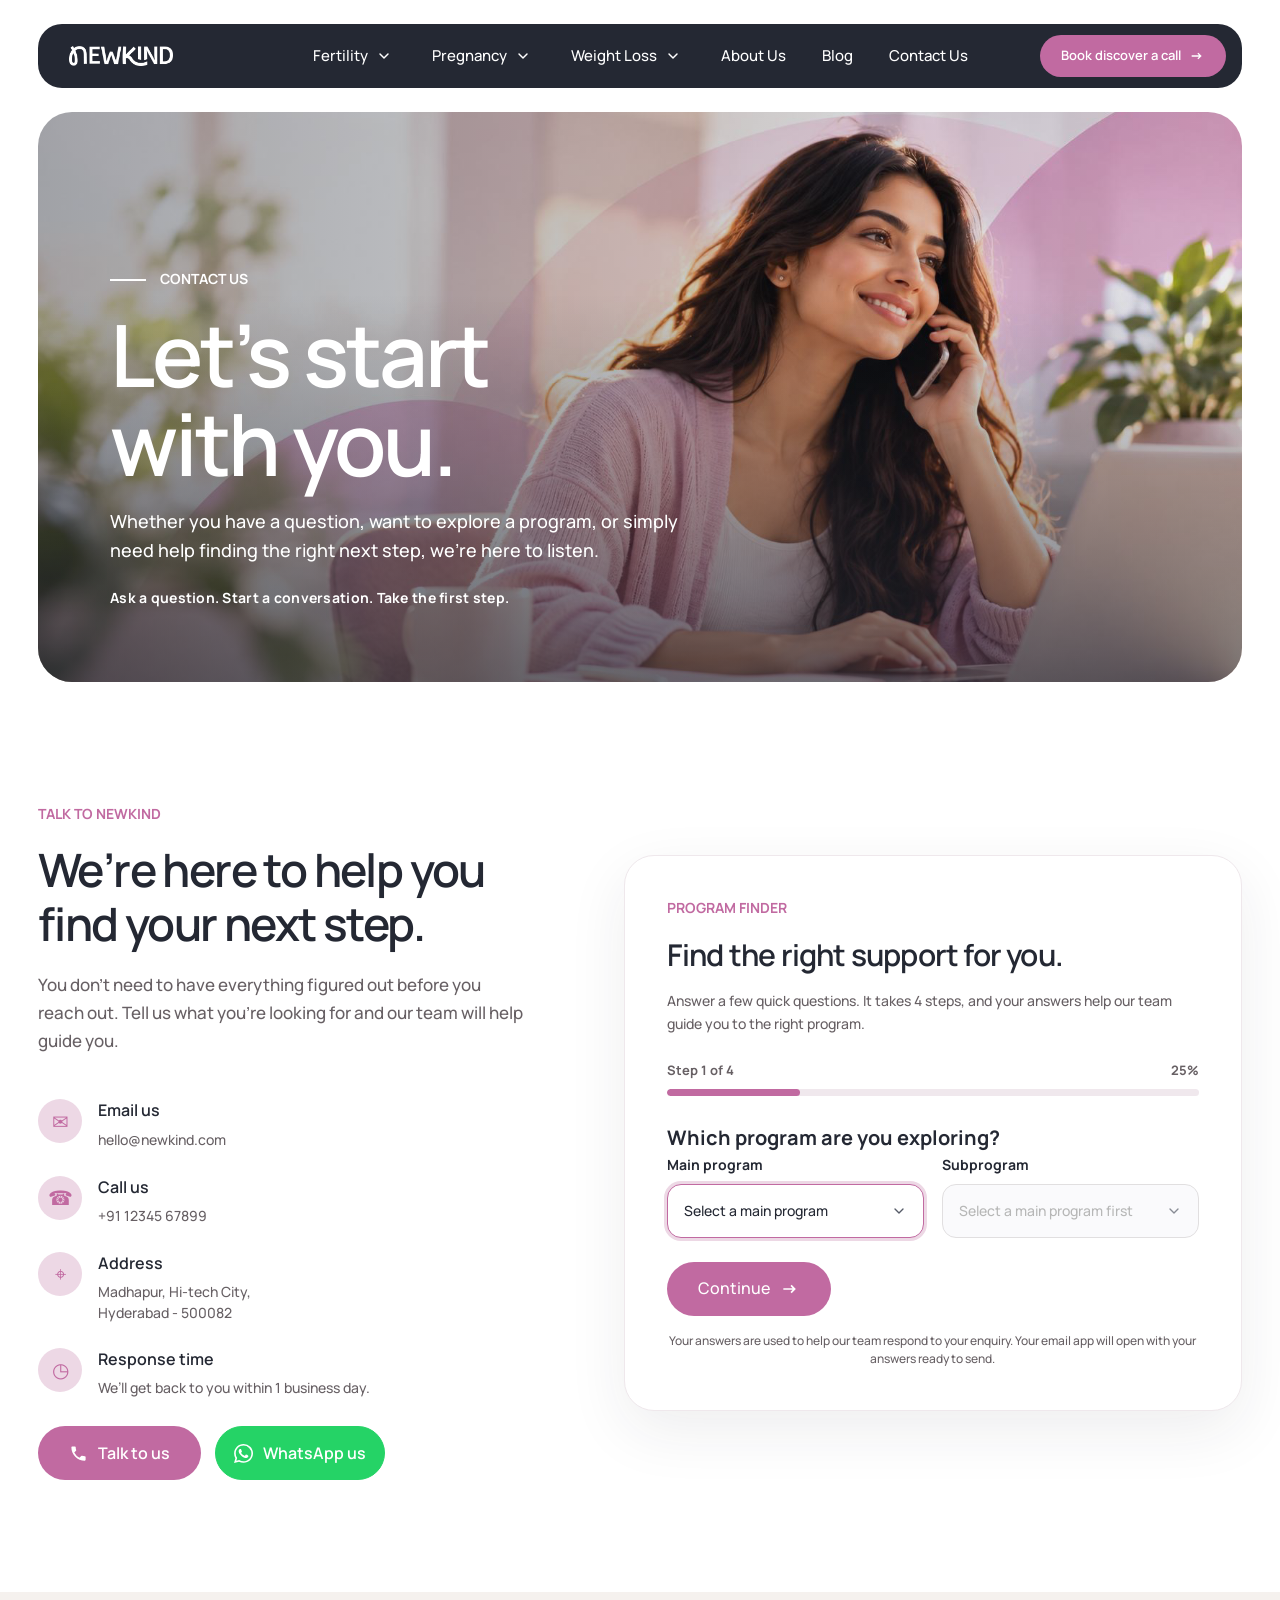
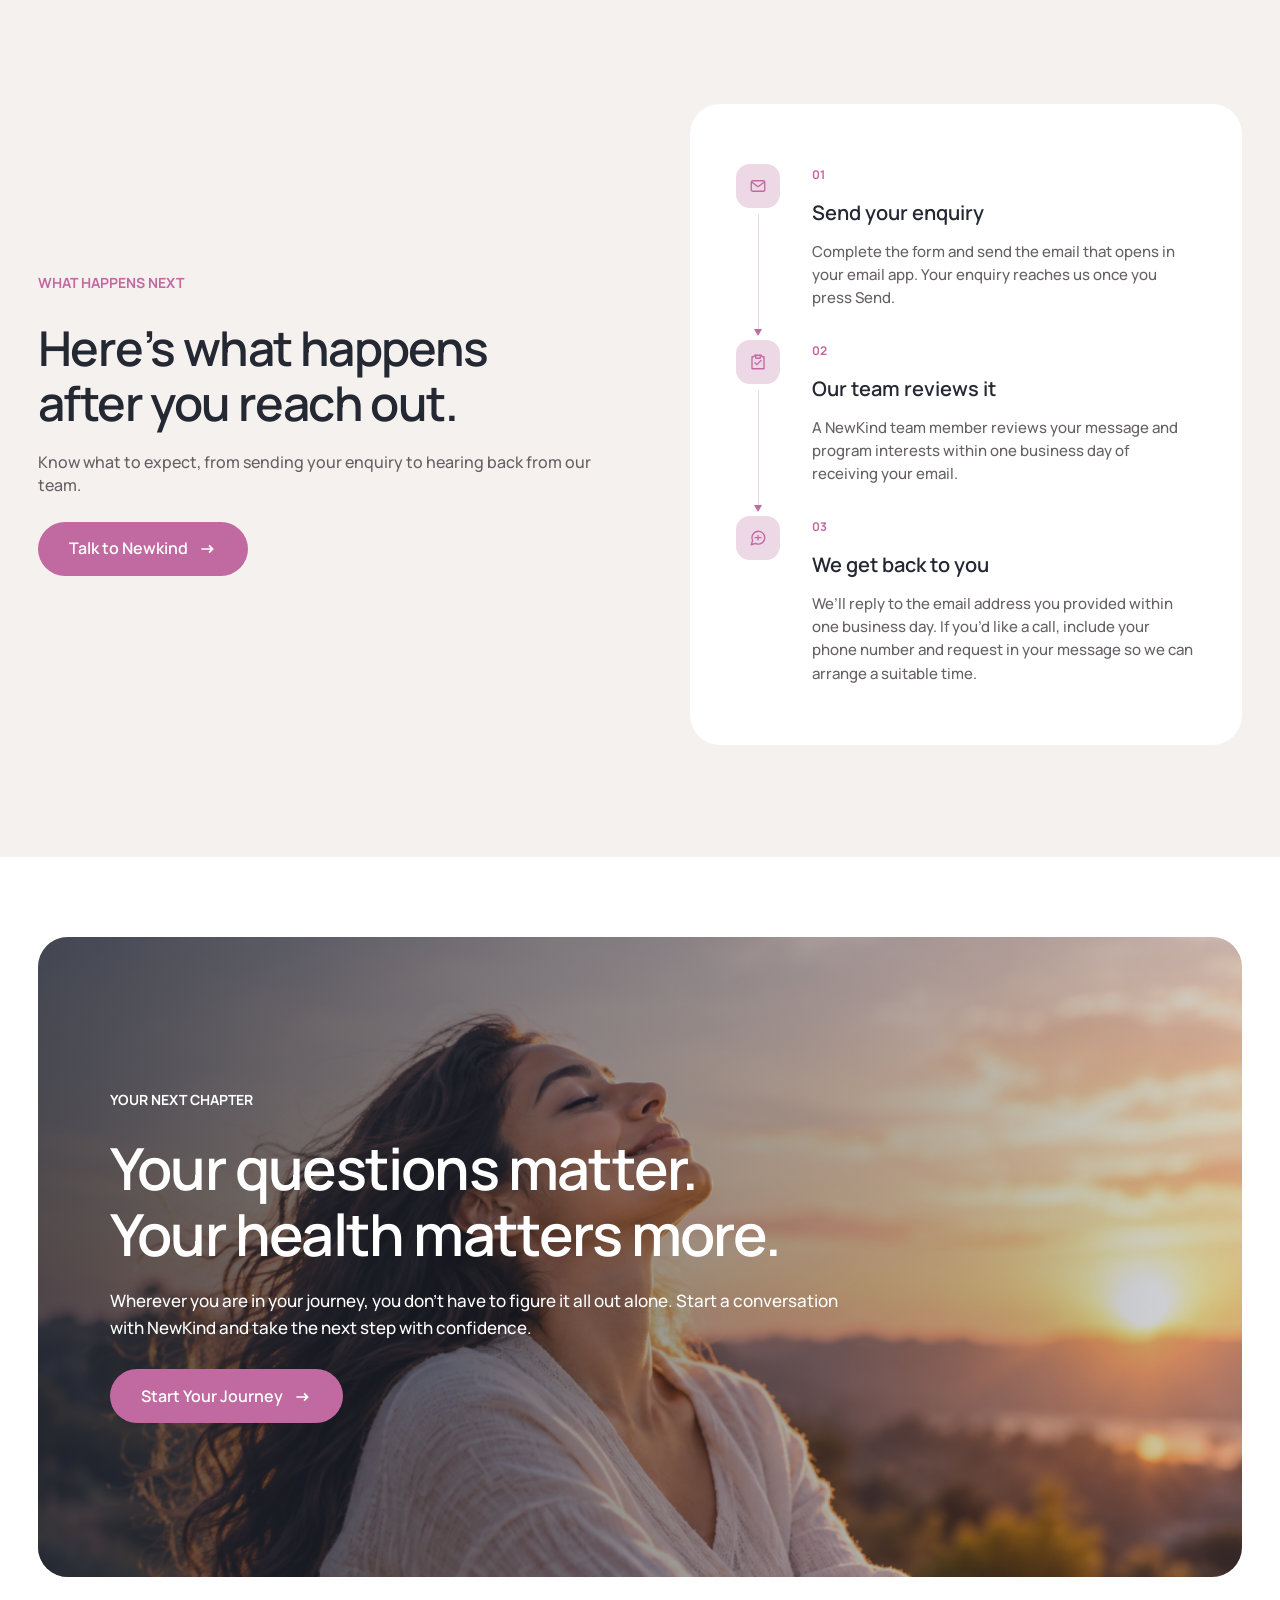
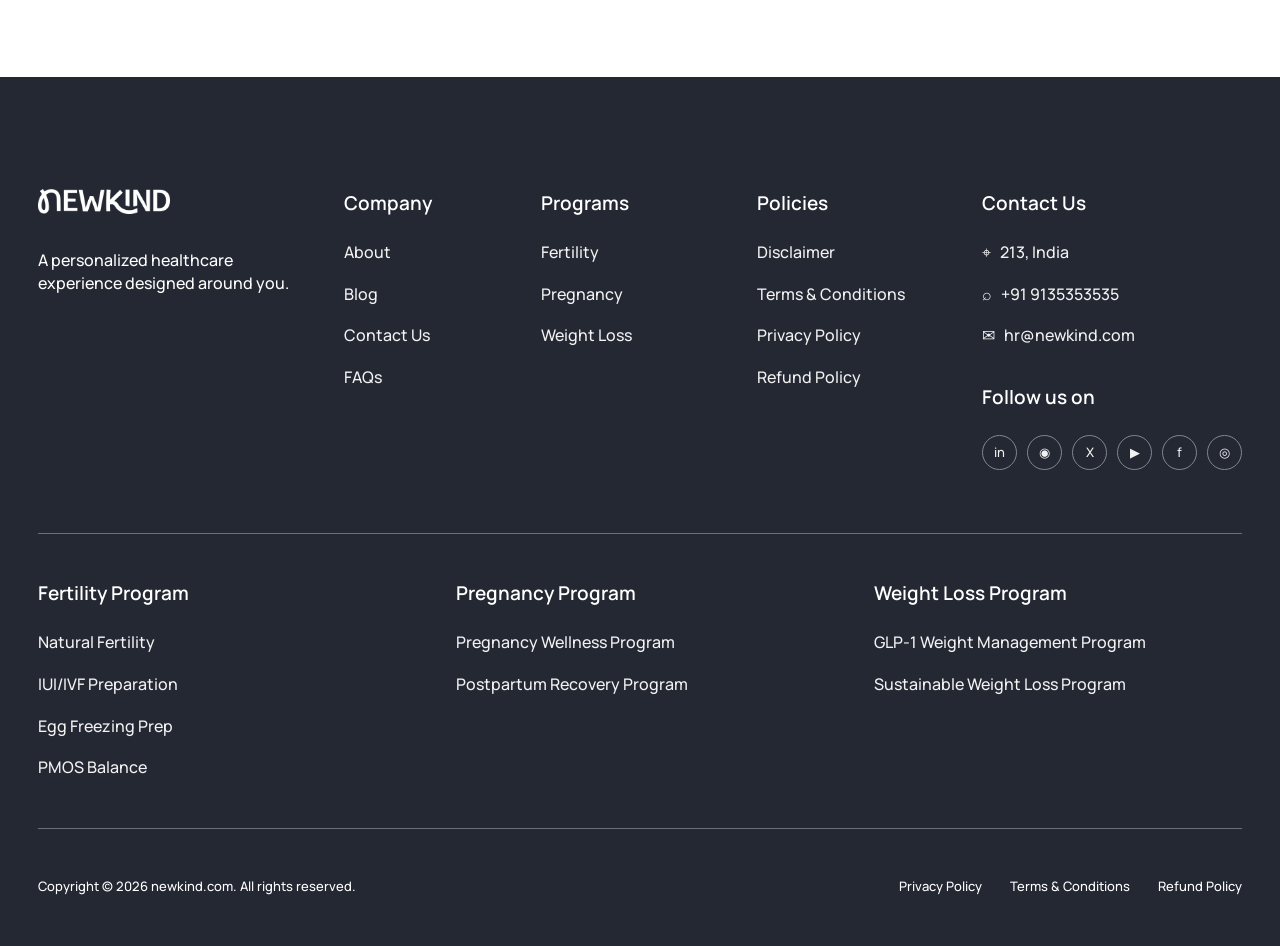
<file: contact.html>
<!doctype html>
<html lang="en">
<head>
  <meta charset="utf-8">
  <meta name="viewport" content="width=device-width, initial-scale=1">
  <meta name="description" content="Contact NewKind to ask a question, explore a program, or find the right next step for your health.">
  <title>Contact Us | NewKind</title>
  <link rel="stylesheet" href="styles.css">
  <link rel="stylesheet" href="refinements.css">
  <link rel="stylesheet" href="contact.css">
</head>
<body class="contact-page">
  <header class="site-header" id="top">
    <a class="header-logo" href="index.html#top" aria-label="NewKind home"><img src="assets/newkind-logo.png" alt="NewKind"></a>
    <button class="menu-toggle" type="button" aria-expanded="false" aria-controls="main-nav"><span></span><span></span><span></span></button>
    <nav id="main-nav" aria-label="Primary navigation">
      <div class="nav-item has-menu">
        <a class="nav-parent" href="fertility.html">Fertility</a><button class="submenu-toggle" type="button" aria-expanded="false" aria-controls="fertility-menu" aria-label="Toggle Fertility submenu"><svg class="icon icon-chevron" aria-hidden="true" viewBox="0 0 20 20"><path d="m5 7.5 5 5 5-5"/></svg></button>
        <div class="dropdown" id="fertility-menu"><a href="fertility.html#natural-fertility">Natural Fertility Program</a><a href="fertility.html#iui-ivf">IUI/IVF Preparation Program</a><a href="fertility.html#egg-freezing">Egg Freezing Prep Program</a><a href="fertility.html#pmos-balance">PMOS Balance Program</a></div>
      </div>
      <div class="nav-item has-menu">
        <a class="nav-parent" href="pregnancy-wellness.html">Pregnancy</a><button class="submenu-toggle" type="button" aria-expanded="false" aria-controls="pregnancy-menu" aria-label="Toggle Pregnancy submenu"><svg class="icon icon-chevron" aria-hidden="true" viewBox="0 0 20 20"><path d="m5 7.5 5 5 5-5"/></svg></button>
        <div class="dropdown" id="pregnancy-menu"><a href="pregnancy-wellness.html">Pregnancy Wellness Program</a><a href="postpartum-recovery.html">Postpartum Recovery Program</a></div>
      </div>
      <div class="nav-item has-menu">
        <a class="nav-parent" href="index.html#programs">Weight Loss</a><button class="submenu-toggle" type="button" aria-expanded="false" aria-controls="weight-loss-menu" aria-label="Toggle Weight Loss submenu"><svg class="icon icon-chevron" aria-hidden="true" viewBox="0 0 20 20"><path d="m5 7.5 5 5 5-5"/></svg></button>
        <div class="dropdown" id="weight-loss-menu"><a href="index.html#programs">GLP-1 Weight Management Program</a><a href="index.html#programs">Sustainable Weight Loss Program</a></div>
      </div>
      <a href="index.html#about">About Us</a><a href="index.html#journal">Blog</a><a href="#contact-form" aria-current="page">Contact Us</a><a class="mobile-call-cta" href="#contact-form">Book discover a call <span class="material-arrow" aria-hidden="true"><svg class="material-symbol-arrow-right-alt" viewBox="0 0 24 24" focusable="false"><path d="m14 7-1.41 1.41L15.17 11H4v2h11.17l-2.58 2.59L14 17l5-5Z"/></svg></span></a>
    </nav>
    <a class="header-cta" href="#contact-form">Book discover a call <span class="material-arrow" aria-hidden="true"><svg class="material-symbol-arrow-right-alt" viewBox="0 0 24 24" focusable="false"><path d="m14 7-1.41 1.41L15.17 11H4v2h11.17l-2.58 2.59L14 17l5-5Z"/></svg></span></a>
  </header>

  <main>
    <section class="contact-hero" aria-labelledby="contact-title">
      <div class="contact-hero-content">
        <p class="eyebrow light">CONTACT US</p>
        <h1 id="contact-title">Let’s start<br>with you.</h1>
        <p>Whether you have a question, want to explore a program, or simply need help finding the right next step, we’re here to listen.</p>
        <span class="contact-hero-note">Ask a question. Start a conversation. Take the first step.</span>
      </div>
    </section>

    <section class="contact-section section" id="contact-form" aria-labelledby="contact-form-title">
      <div class="shell contact-layout">
        <div class="contact-intro">
          <p class="eyebrow">TALK TO NEWKIND</p>
          <h2>We’re here to help you find your next step.</h2>
          <p>You don’t need to have everything figured out before you reach out. Tell us what you’re looking for and our team will help guide you.</p>
          <div class="contact-details">
            <article class="contact-detail">
              <span class="contact-detail-icon" aria-hidden="true">✉</span>
              <div><h3>Email us</h3><a href="mailto:hello@newkind.com">hello@newkind.com</a></div>
            </article>
            <article class="contact-detail">
              <span class="contact-detail-icon" aria-hidden="true">☎</span>
              <div><h3>Call us</h3><a href="tel:+911234567899">+91 12345 67899</a></div>
            </article>
            <article class="contact-detail">
              <span class="contact-detail-icon" aria-hidden="true">⌖</span>
              <div><h3>Address</h3><p>Madhapur, Hi-tech City,<br>Hyderabad - 500082</p></div>
            </article>
            <article class="contact-detail">
              <span class="contact-detail-icon" aria-hidden="true">◷</span>
              <div><h3>Response time</h3><p>We’ll get back to you within 1 business day.</p></div>
            </article>
          </div>
          <div class="contact-actions">
            <a class="contact-action btn btn-pink" href="tel:+911234567899">
              <svg aria-hidden="true" viewBox="0 0 24 24"><path d="M6.62 10.79a15.05 15.05 0 0 0 6.59 6.59l2.2-2.2a1 1 0 0 1 1.01-.24c1.12.37 2.33.56 3.58.56a1 1 0 0 1 1 1V20a1 1 0 0 1-1 1C10.61 21 3 13.39 3 4a1 1 0 0 1 1-1h3.5a1 1 0 0 1 1 1c0 1.25.19 2.46.56 3.58a1 1 0 0 1-.25 1.01z"/></svg>
              <span>Talk to us</span>
            </a>
            <a class="contact-action contact-action-whatsapp" href="https://wa.me/911234567899" target="_blank" rel="noopener noreferrer">
              <svg aria-hidden="true" viewBox="0 0 24 24"><path d="M20.52 3.48A11.86 11.86 0 0 0 12.08 0C5.5 0 .15 5.35.15 11.93c0 2.1.55 4.15 1.6 5.96L.05 24l6.26-1.64a11.9 11.9 0 0 0 5.77 1.47h.01c6.57 0 11.92-5.35 11.92-11.93 0-3.18-1.24-6.17-3.49-8.42ZM12.09 21.8h-.01a9.9 9.9 0 0 1-5.04-1.38l-.36-.21-3.72.98.99-3.63-.23-.37a9.87 9.87 0 0 1-1.52-5.26c0-5.46 4.44-9.9 9.9-9.9a9.83 9.83 0 0 1 7 2.9 9.83 9.83 0 0 1 2.9 7c0 5.46-4.45 9.9-9.91 9.9Zm5.43-7.42c-.3-.15-1.77-.87-2.05-.97-.28-.1-.48-.15-.68.15-.2.3-.78.97-.96 1.17-.18.2-.35.22-.65.07-.3-.15-1.26-.47-2.4-1.49-.89-.79-1.49-1.77-1.66-2.07-.18-.3-.02-.46.13-.61.13-.13.3-.35.45-.53.15-.18.2-.3.3-.5.1-.2.05-.38-.03-.53-.07-.15-.68-1.64-.93-2.25-.24-.59-.49-.51-.68-.52h-.58c-.2 0-.53.07-.81.38-.28.3-1.06 1.04-1.06 2.54s1.08 2.95 1.23 3.15c.15.2 2.13 3.25 5.16 4.56.72.31 1.28.49 1.72.63.72.23 1.37.2 1.88.12.58-.09 1.77-.72 2.02-1.42.25-.7.25-1.3.18-1.42-.08-.13-.28-.2-.58-.35Z"/></svg>
              <span>WhatsApp us</span>
            </a>
          </div>
        </div>

        <div class="contact-form-card">
          <p class="eyebrow">PROGRAM FINDER</p>
          <h2 id="contact-form-title">Find the right support for you.</h2>
          <p class="quiz-intro">Answer a few quick questions. It takes 4 steps, and your answers help our team guide you to the right program.</p>
          <form class="contact-form program-quiz" data-contact-form novalidate>
            <div class="quiz-progress" aria-live="polite"><div class="quiz-progress-copy"><span data-quiz-step-label>Step 1 of 4</span><span data-quiz-progress-percent>25%</span></div><div class="quiz-progress-track"><span data-quiz-progress-bar></span></div></div>
            <fieldset class="quiz-step" data-quiz-panel="1" aria-labelledby="quiz-step-one-title">
              <legend id="quiz-step-one-title">Which program are you exploring?</legend>
              <div class="contact-field"><label for="contact-program">Main program</label><select id="contact-program" name="program" required><option value="" selected disabled>Select a main program</option><option value="fertility">Fertility</option><option value="pregnancy">Pregnancy</option><option value="weight-loss">Weight Loss</option><option value="not-sure">I’m not sure yet</option></select></div>
              <div class="contact-field"><label for="contact-subprogram">Subprogram</label><select id="contact-subprogram" name="subprogram" required disabled><option value="" selected>Select a main program first</option></select></div>
            </fieldset>
            <fieldset class="quiz-step" data-quiz-panel="2" aria-labelledby="quiz-step-two-title" hidden>
              <legend id="quiz-step-two-title">Tell us a little about where you are now.</legend>
              <div class="contact-field contact-field-full"><label for="quiz-stage" data-stage-label>Your current stage</label><select id="quiz-stage" name="stage" required><option value="" selected disabled>Select an answer</option></select></div>
              <div class="contact-field contact-field-full"><label for="quiz-stage-note">Anything else we should know? <span>(optional)</span></label><textarea id="quiz-stage-note" name="stageNote" rows="3" placeholder="Share only what you’re comfortable sharing."></textarea></div>
            </fieldset>
            <fieldset class="quiz-step" data-quiz-panel="3" aria-labelledby="quiz-step-three-title" hidden>
              <legend id="quiz-step-three-title">What would you like support with?</legend>
              <p class="quiz-question-hint">Choose all that apply.</p>
              <div class="quiz-choice-list" data-goal-options></div>
              <div class="contact-field contact-field-full"><label for="quiz-goal-note">Your main question <span>(optional)</span></label><textarea id="quiz-goal-note" name="goalNote" rows="3" placeholder="What would you most like help with?"></textarea></div>
            </fieldset>
            <fieldset class="quiz-step" data-quiz-panel="4" aria-labelledby="quiz-step-four-title" hidden>
              <legend id="quiz-step-four-title">Where can our team reach you?</legend>
              <div class="contact-field"><label for="contact-name">Your name</label><input id="contact-name" name="name" type="text" autocomplete="name" placeholder="Enter your name" required></div>
              <div class="contact-field"><label for="contact-email">Email address</label><input id="contact-email" name="email" type="email" autocomplete="email" placeholder="Enter your email" required></div>
              <div class="contact-field contact-field-full"><label for="contact-phone">Phone number <span>(optional)</span></label><input id="contact-phone" name="phone" type="tel" autocomplete="tel" placeholder="Enter your phone number"></div>
            </fieldset>
            <div class="quiz-navigation"><button class="quiz-back" type="button" data-quiz-back hidden>Back</button><button class="btn btn-pink" type="button" data-quiz-next>Continue <span class="material-arrow" aria-hidden="true"><svg class="material-symbol-arrow-right-alt" viewBox="0 0 24 24" focusable="false"><path d="m14 7-1.41 1.41L15.17 11H4v2h11.17l-2.58 2.59L14 17l5-5Z"/></svg></span></button><button class="btn btn-pink" type="submit" data-quiz-submit hidden>Send my answers <span class="material-arrow" aria-hidden="true"><svg class="material-symbol-arrow-right-alt" viewBox="0 0 24 24" focusable="false"><path d="m14 7-1.41 1.41L15.17 11H4v2h11.17l-2.58 2.59L14 17l5-5Z"/></svg></span></button></div>
            <p class="quiz-privacy-note">Your answers are used to help our team respond to your enquiry. Your email app will open with your answers ready to send.</p>
          </form>
        </div>
      </div>
    </section>

    <section class="contact-next section" aria-labelledby="contact-next-title">
      <div class="shell contact-next-grid">
        <div class="contact-next-copy">
          <p class="eyebrow">WHAT HAPPENS NEXT</p>
          <h2 id="contact-next-title">Here’s what happens after you reach out.</h2>
          <p>Know what to expect, from sending your enquiry to hearing back from our team.</p>
          <a class="btn btn-pink" href="#contact-form">Talk to Newkind <span class="material-arrow" aria-hidden="true"><svg class="material-symbol-arrow-right-alt" viewBox="0 0 24 24" focusable="false"><path d="m14 7-1.41 1.41L15.17 11H4v2h11.17l-2.58 2.59L14 17l5-5Z"/></svg></span></a>
        </div>
        <div class="contact-steps-card">
          <div class="contact-steps">
            <article class="contact-step">
              <span class="contact-step-icon" aria-hidden="true"><svg viewBox="0 0 24 24"><rect x="3" y="5" width="18" height="14" rx="2"/><path d="m4 7 8 6 8-6"/></svg></span>
              <div><span class="contact-step-number">01</span><h3>Send your enquiry</h3><p>Complete the form and send the email that opens in your email app. Your enquiry reaches us once you press Send.</p></div>
            </article>
            <article class="contact-step">
              <span class="contact-step-icon" aria-hidden="true"><svg viewBox="0 0 24 24"><path d="M8 3h8l2 2h2v16H4V5h2l2-2Z"/><path d="M9 3v4h6V3M8 13l2.5 2.5L16 10"/></svg></span>
              <div><span class="contact-step-number">02</span><h3>Our team reviews it</h3><p>A NewKind team member reviews your message and program interests within one business day of receiving your email.</p></div>
            </article>
            <article class="contact-step">
              <span class="contact-step-icon" aria-hidden="true"><svg viewBox="0 0 24 24"><path d="M21 11.5a8.5 8.5 0 0 1-12.4 7.6L3 21l1.9-5.6A8.5 8.5 0 1 1 21 11.5Z"/><path d="M8 11.5h8M12 8.5v6"/></svg></span>
              <div><span class="contact-step-number">03</span><h3>We get back to you</h3><p>We’ll reply to the email address you provided within one business day. If you’d like a call, include your phone number and request in your message so we can arrange a suitable time.</p></div>
            </article>
          </div>
        </div>
      </div>
    </section>

    <section class="contact-cta shell">
      <div class="contact-cta-content">
        <p class="eyebrow light">YOUR NEXT CHAPTER</p>
        <h2>Your questions matter.<br>Your health matters more.</h2>
        <p>Wherever you are in your journey, you don’t have to figure it all out alone. Start a conversation with NewKind and take the next step with confidence.</p>
        <a class="btn btn-pink" href="#contact-form">Start Your Journey <span class="material-arrow" aria-hidden="true"><svg class="material-symbol-arrow-right-alt" viewBox="0 0 24 24" focusable="false"><path d="m14 7-1.41 1.41L15.17 11H4v2h11.17l-2.58 2.59L14 17l5-5Z"/></svg></span></a>
      </div>
    </section>
  </main>

  <footer>
    <div class="shell">
      <div class="footer-top">
        <div class="footer-brand"><a class="footer-logo" href="index.html#top" aria-label="NewKind home"><img src="assets/newkind-logo.png" alt="NewKind"></a><p>A personalized healthcare<br>experience designed around you.</p></div>
        <div><h2>Company</h2><a href="index.html#about">About</a><a href="index.html#journal">Blog</a><a href="contact.html">Contact Us</a><a href="index.html#faqs">FAQs</a></div>
        <div><h2>Programs</h2><a href="fertility.html#programs">Fertility</a><a href="pregnancy-wellness.html">Pregnancy</a><a href="index.html#programs">Weight Loss</a></div>
        <div><h2>Policies</h2><a href="#">Disclaimer</a><a href="#">Terms &amp; Conditions</a><a href="#">Privacy Policy</a><a href="#">Refund Policy</a></div>
        <div class="footer-contact"><h2>Contact Us</h2><p>⌖&nbsp;&nbsp; 213, India</p><a href="tel:+919135353535">⌕&nbsp;&nbsp; +91 9135353535</a><a href="mailto:hr@newkind.com">✉&nbsp;&nbsp; hr@newkind.com</a><h2>Follow us on</h2><div class="socials"><a href="#" aria-label="LinkedIn">in</a><a href="#" aria-label="WhatsApp">◉</a><a href="#" aria-label="X">X</a><a href="#" aria-label="YouTube">▶</a><a href="#" aria-label="Facebook">f</a><a href="#" aria-label="Instagram">◎</a></div></div>
      </div>
      <div class="footer-programs">
        <div><h2>Fertility Program</h2><a href="fertility.html#natural-fertility">Natural Fertility</a><a href="fertility.html#iui-ivf">IUI/IVF Preparation</a><a href="fertility.html#egg-freezing">Egg Freezing Prep</a><a href="fertility.html#pmos-balance">PMOS Balance</a></div>
        <div><h2>Pregnancy Program</h2><a href="pregnancy-wellness.html">Pregnancy Wellness Program</a><a href="postpartum-recovery.html">Postpartum Recovery Program</a></div>
        <div><h2>Weight Loss Program</h2><a href="index.html#programs">GLP-1 Weight Management Program</a><a href="index.html#programs">Sustainable Weight Loss Program</a></div>
      </div>
      <div class="copyright">Copyright © 2026 newkind.com. All rights reserved.<span><a href="#">Privacy Policy</a><a href="#">Terms &amp; Conditions</a><a href="#">Refund Policy</a></span></div>
    </div>
  </footer>
  <script src="script.js"></script>
  <script src="contact.js"></script>
</body>
</html>
</file>
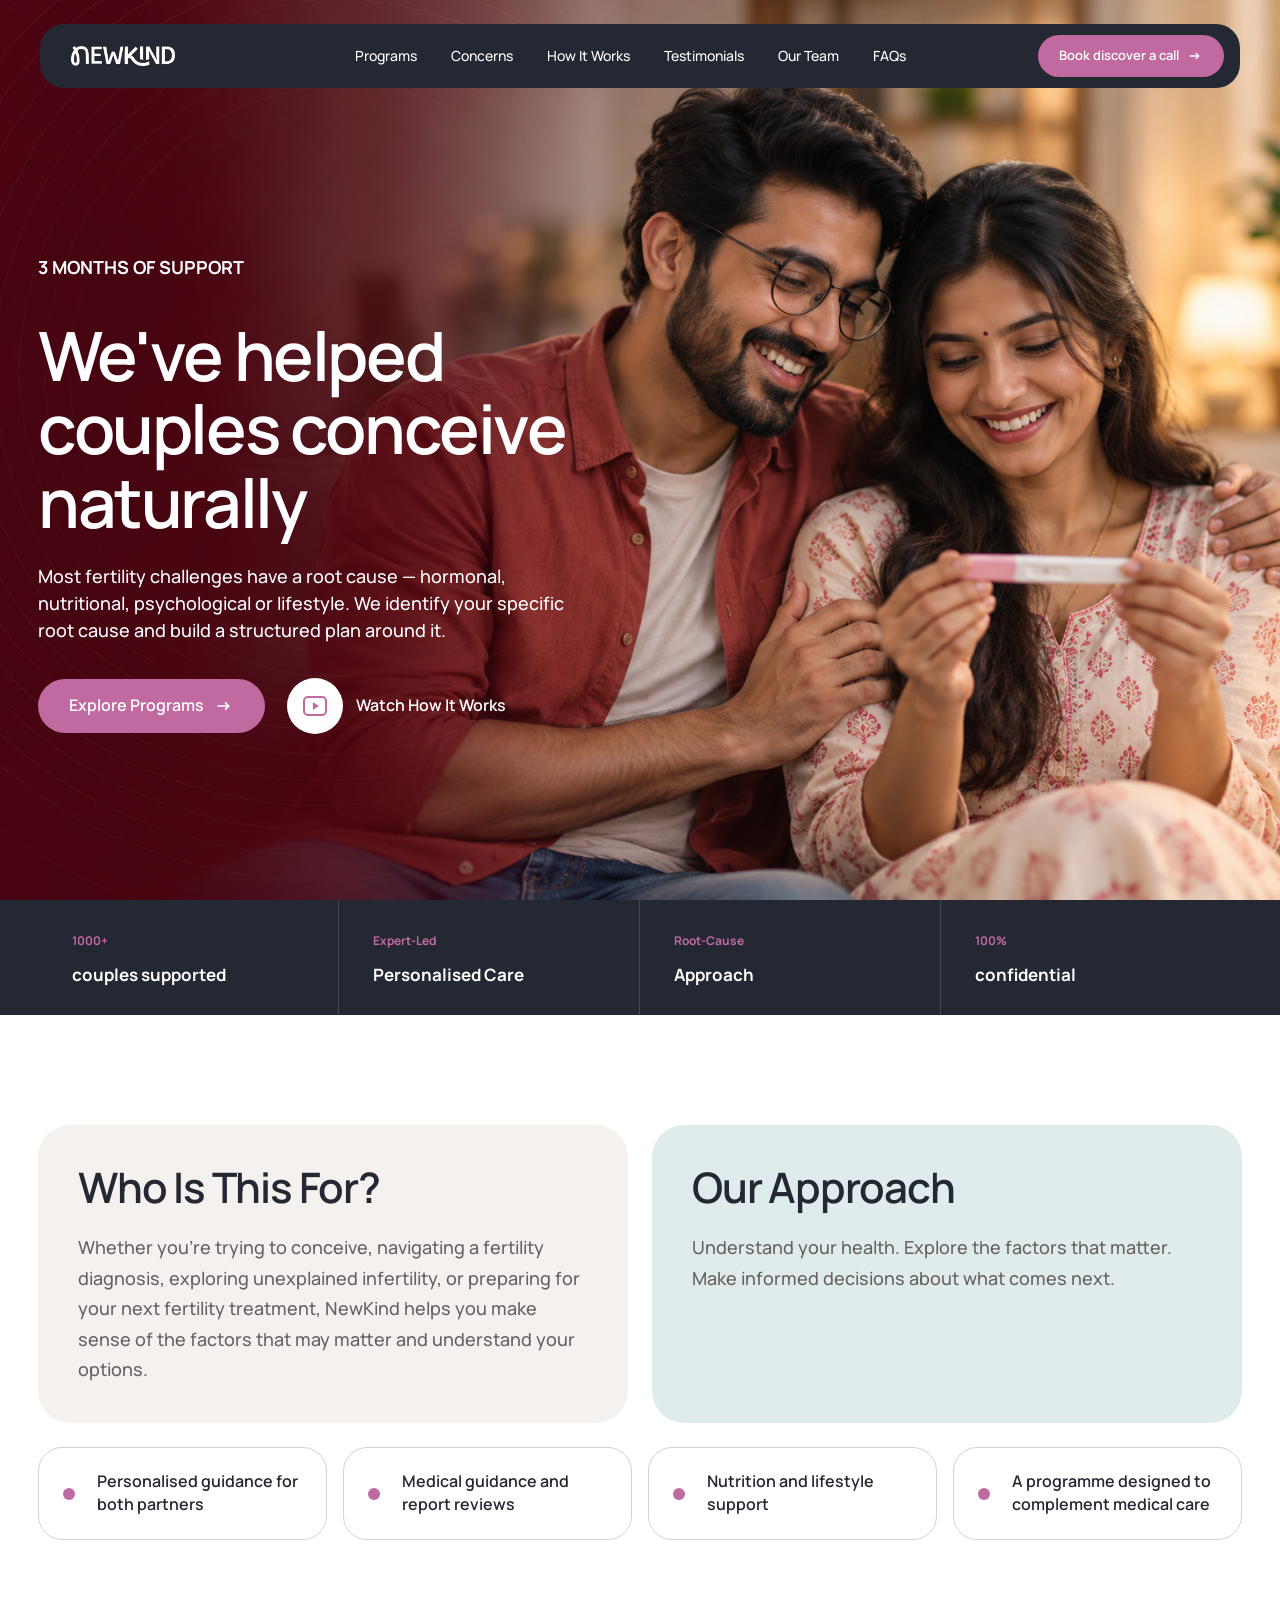
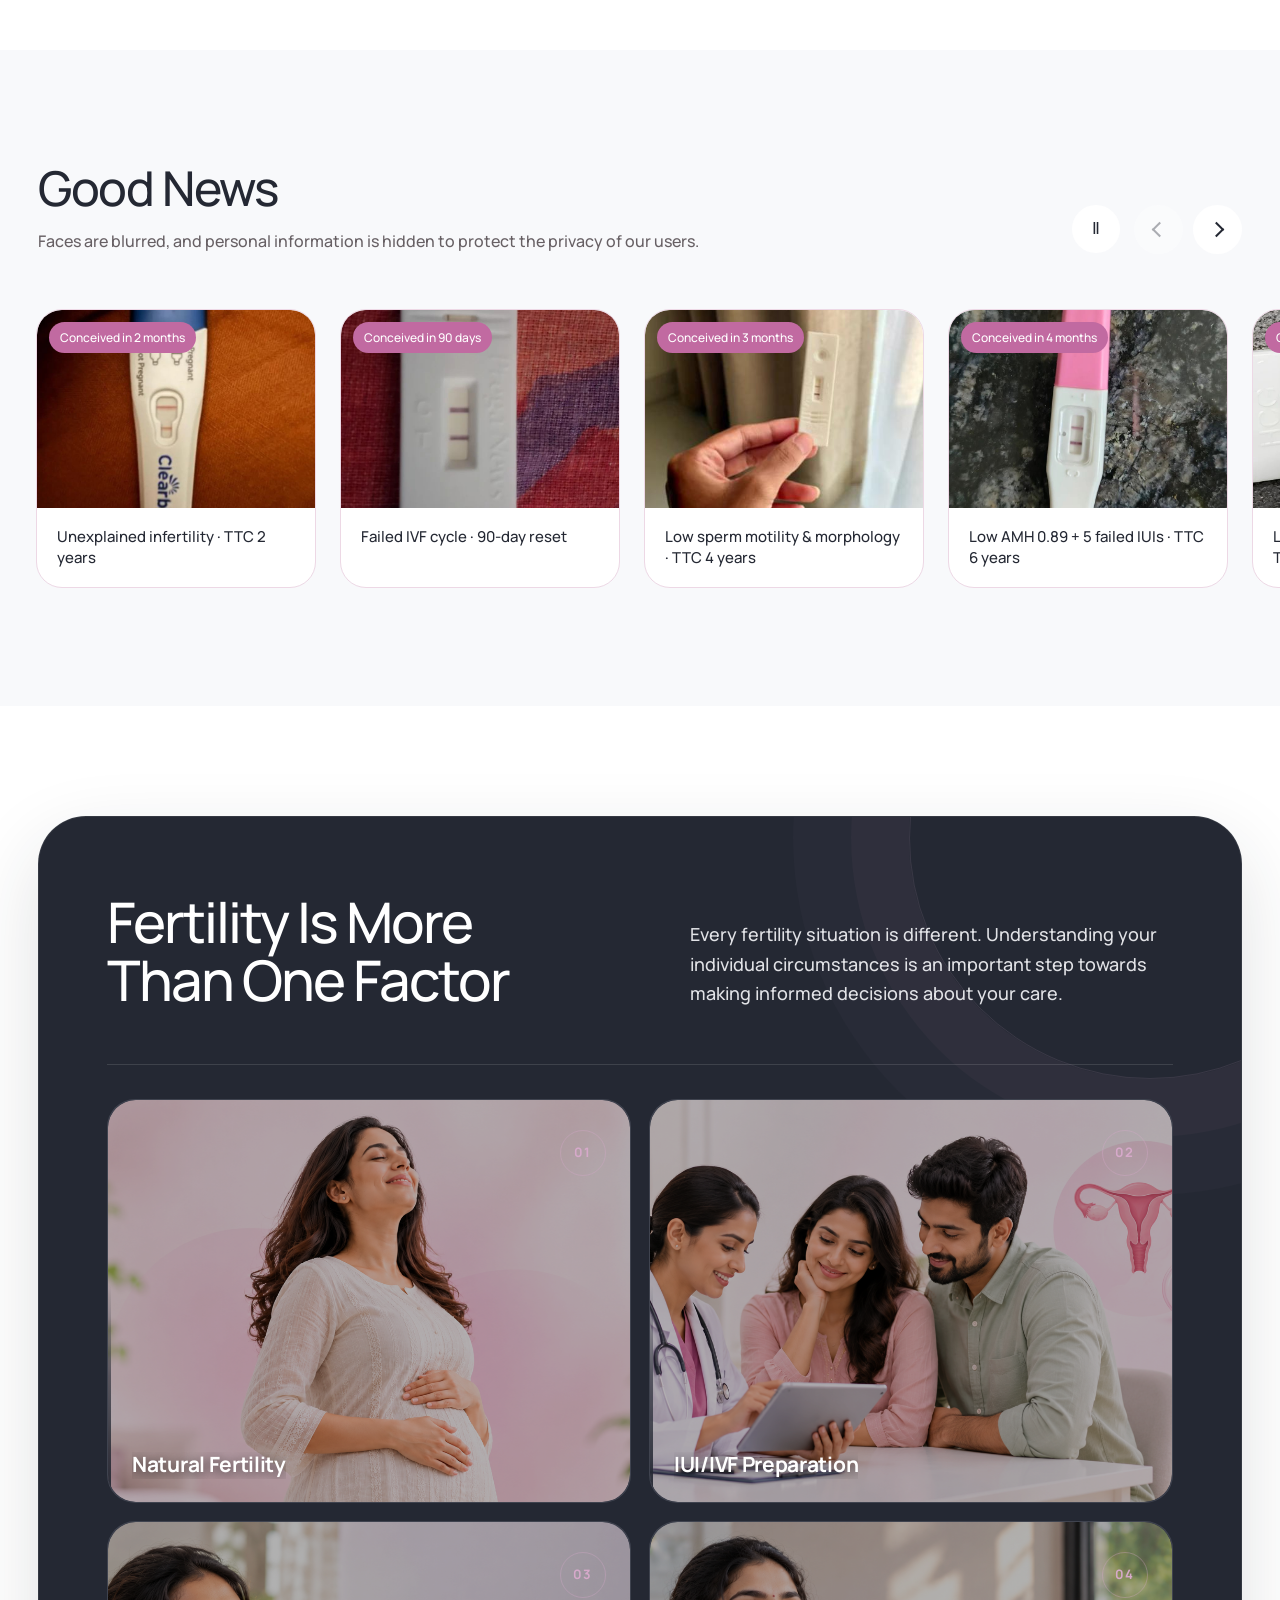
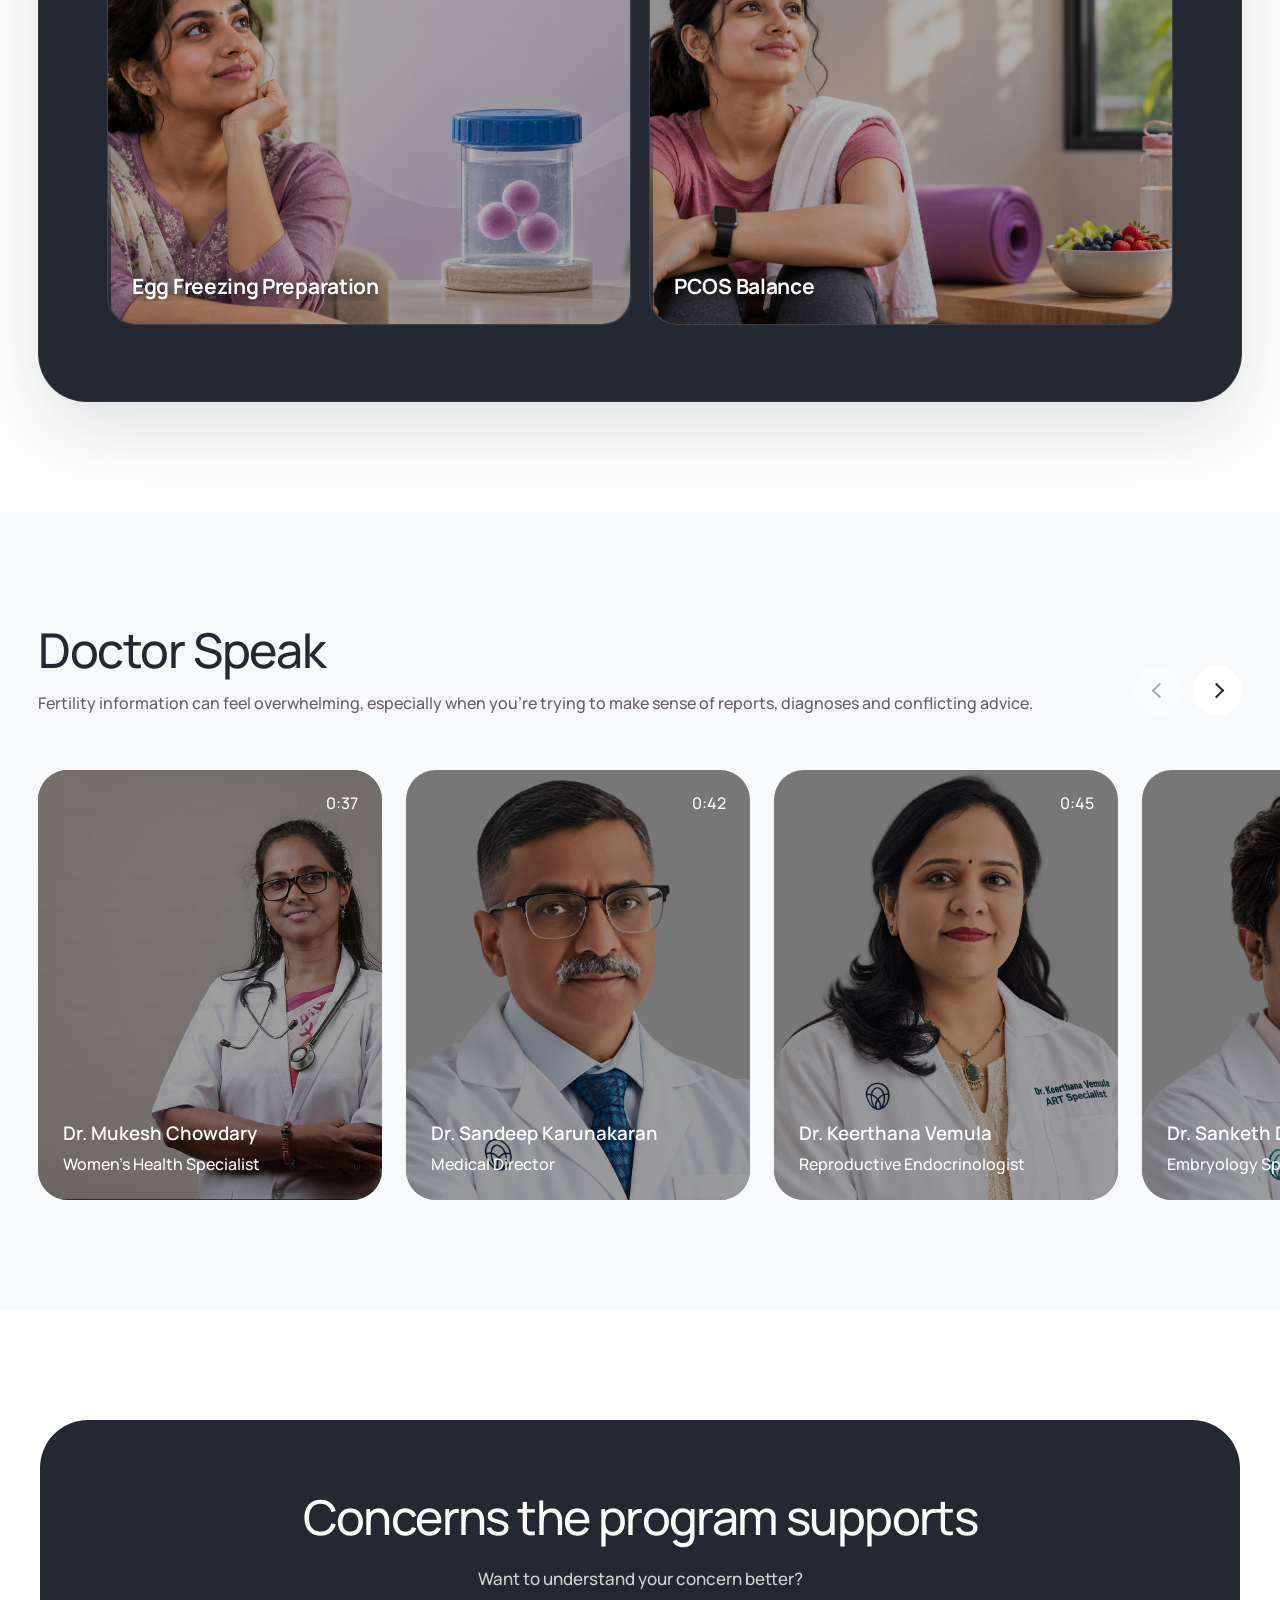
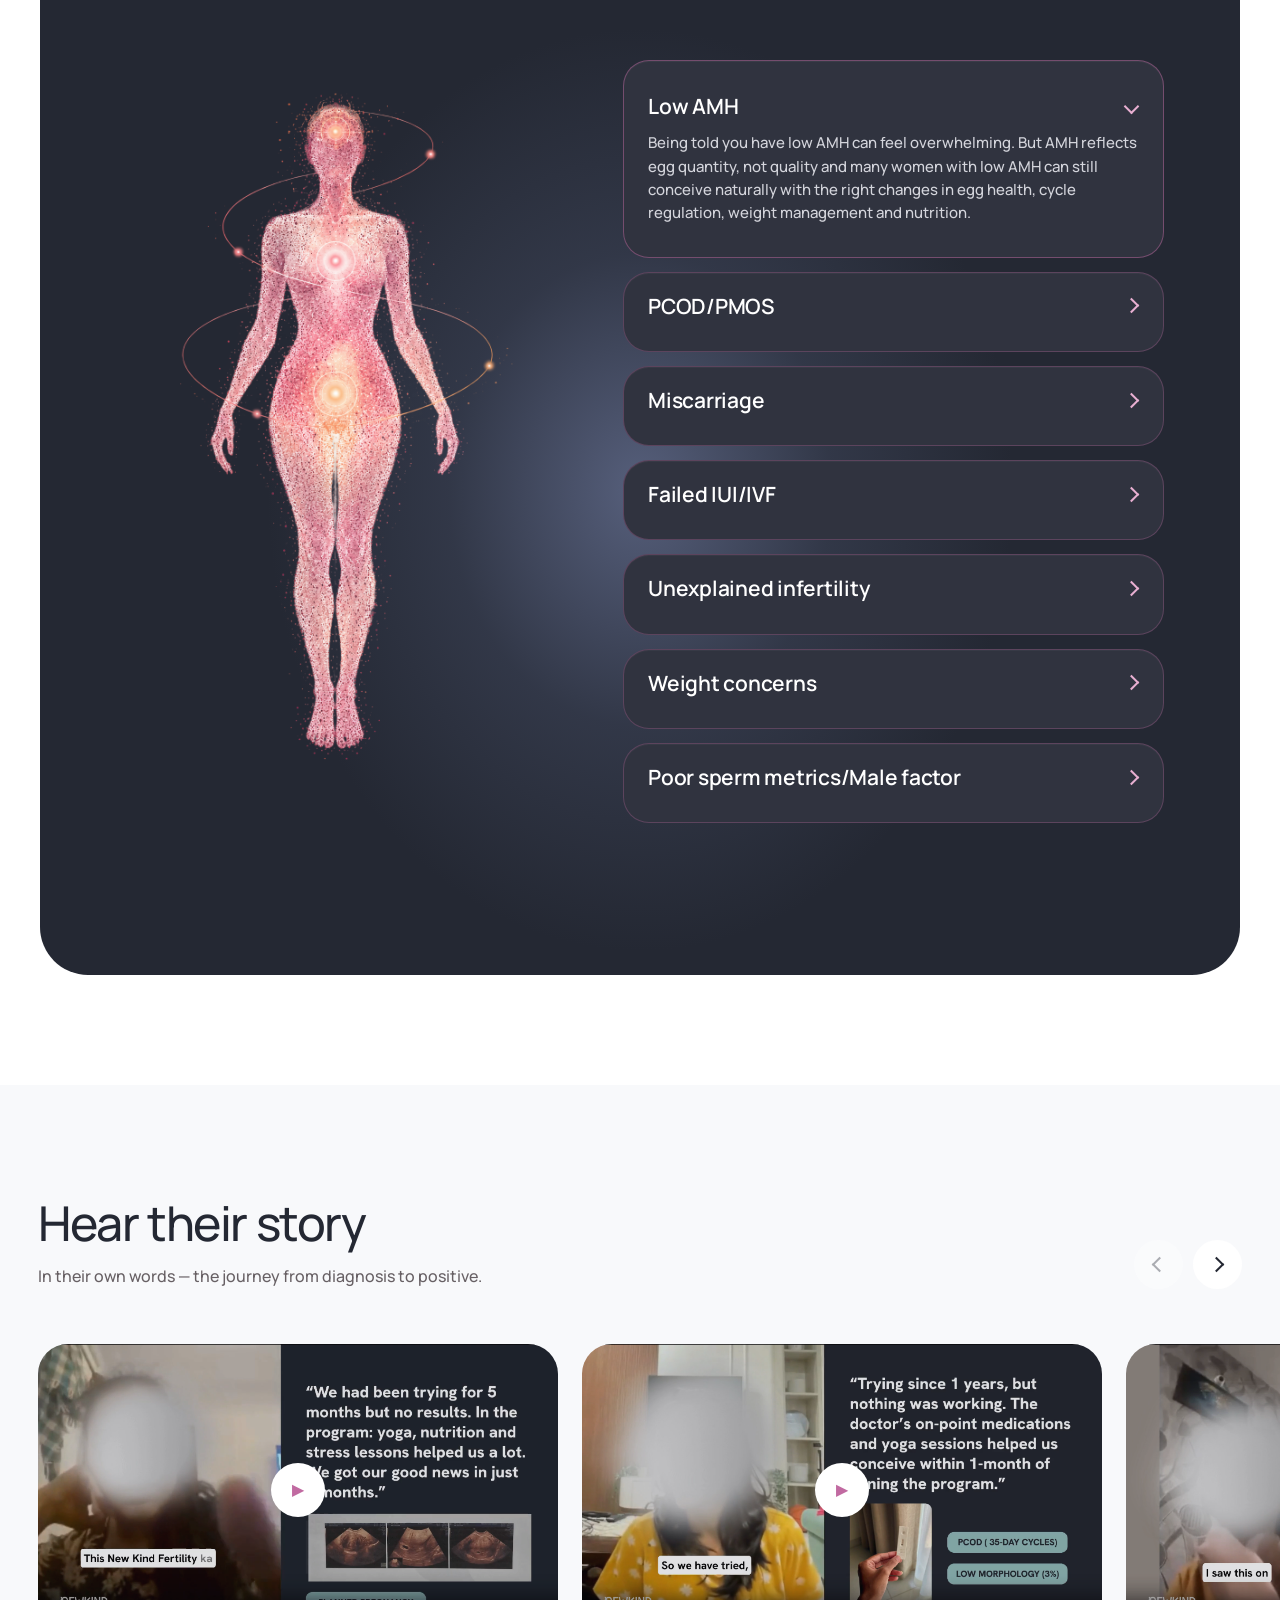
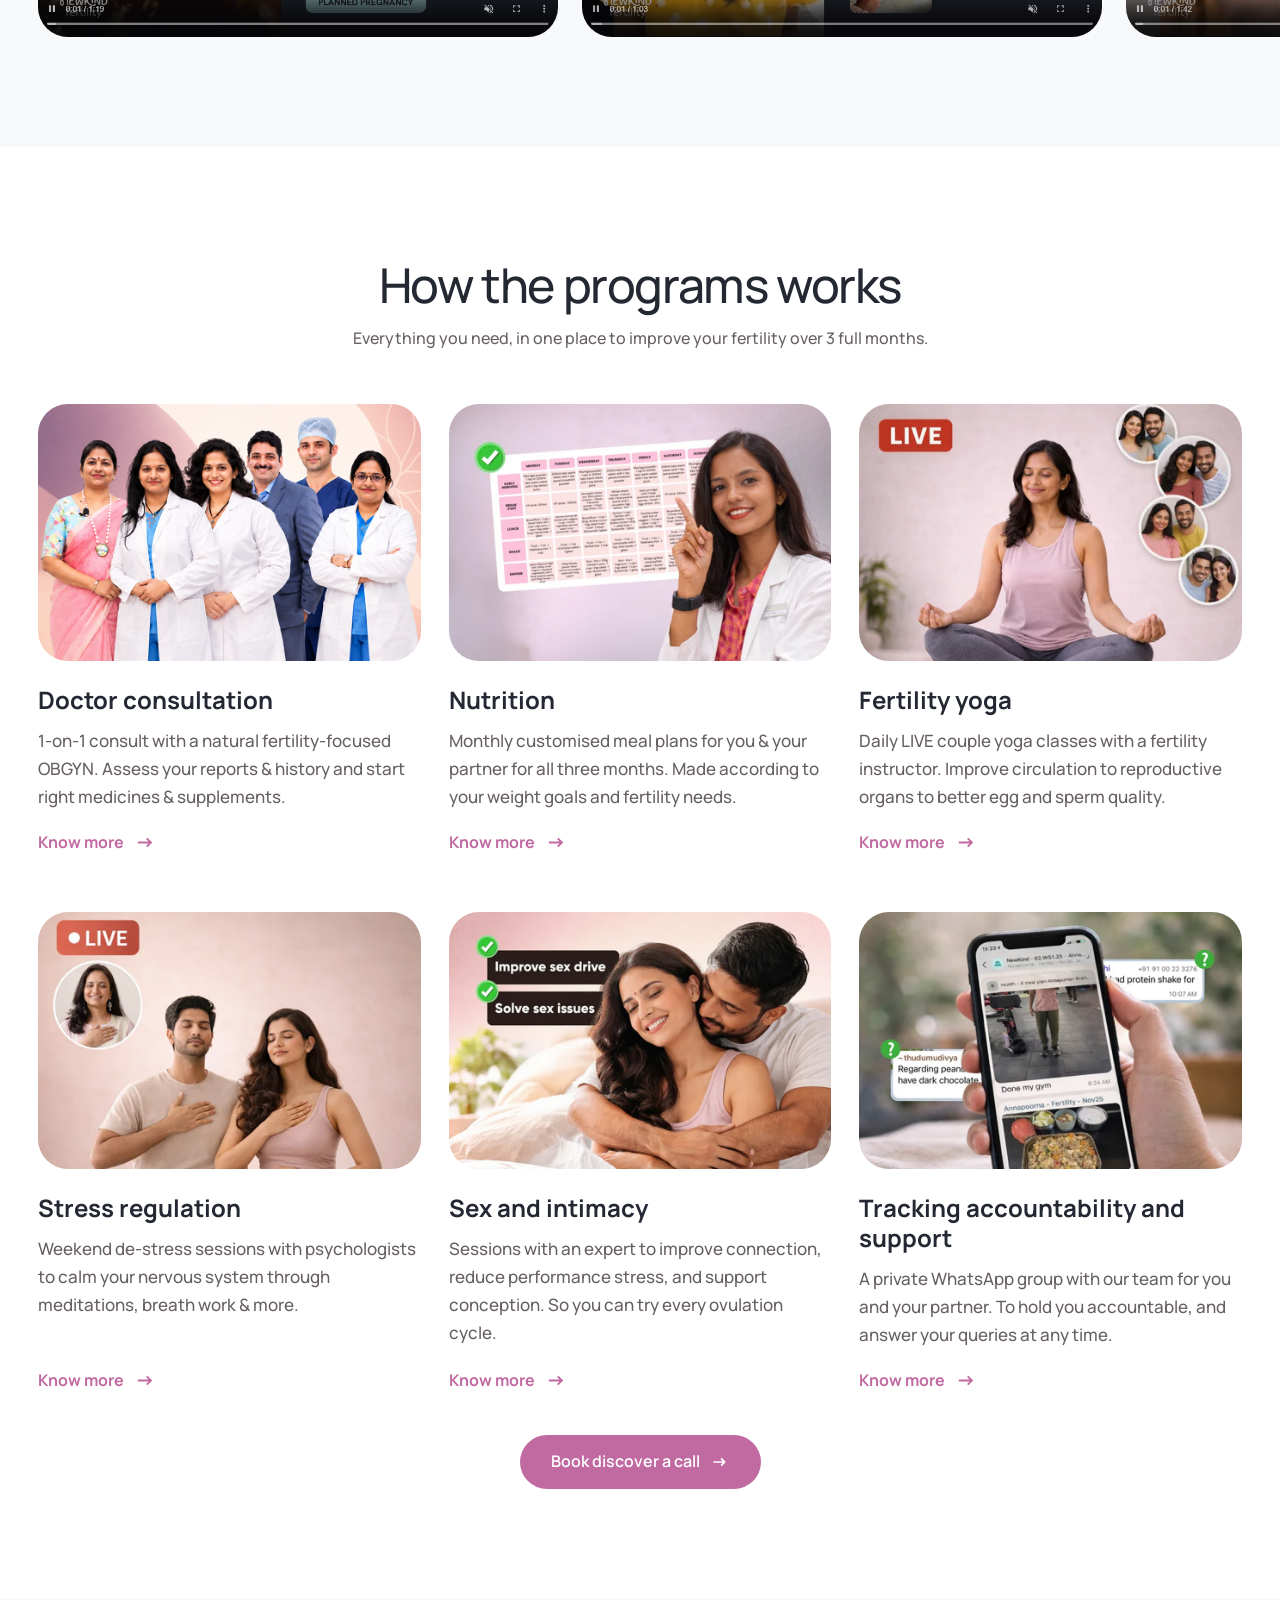
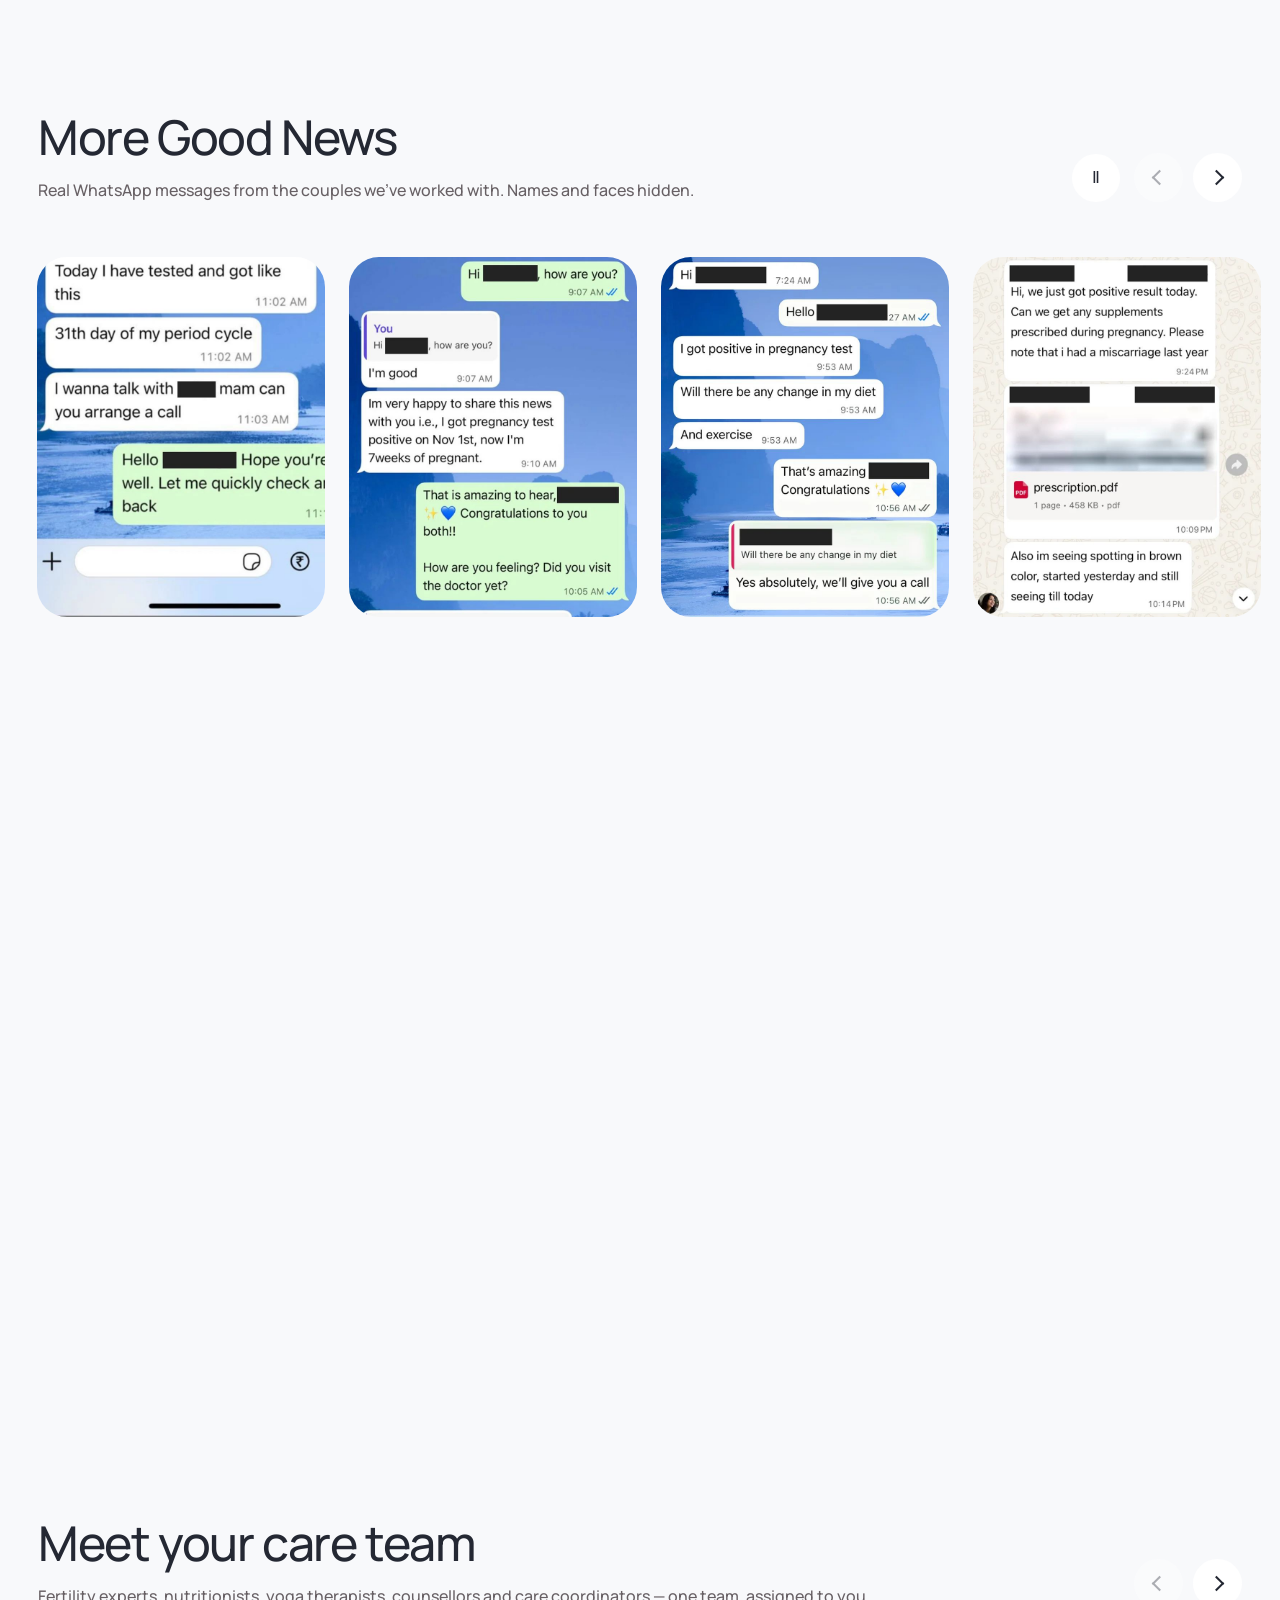
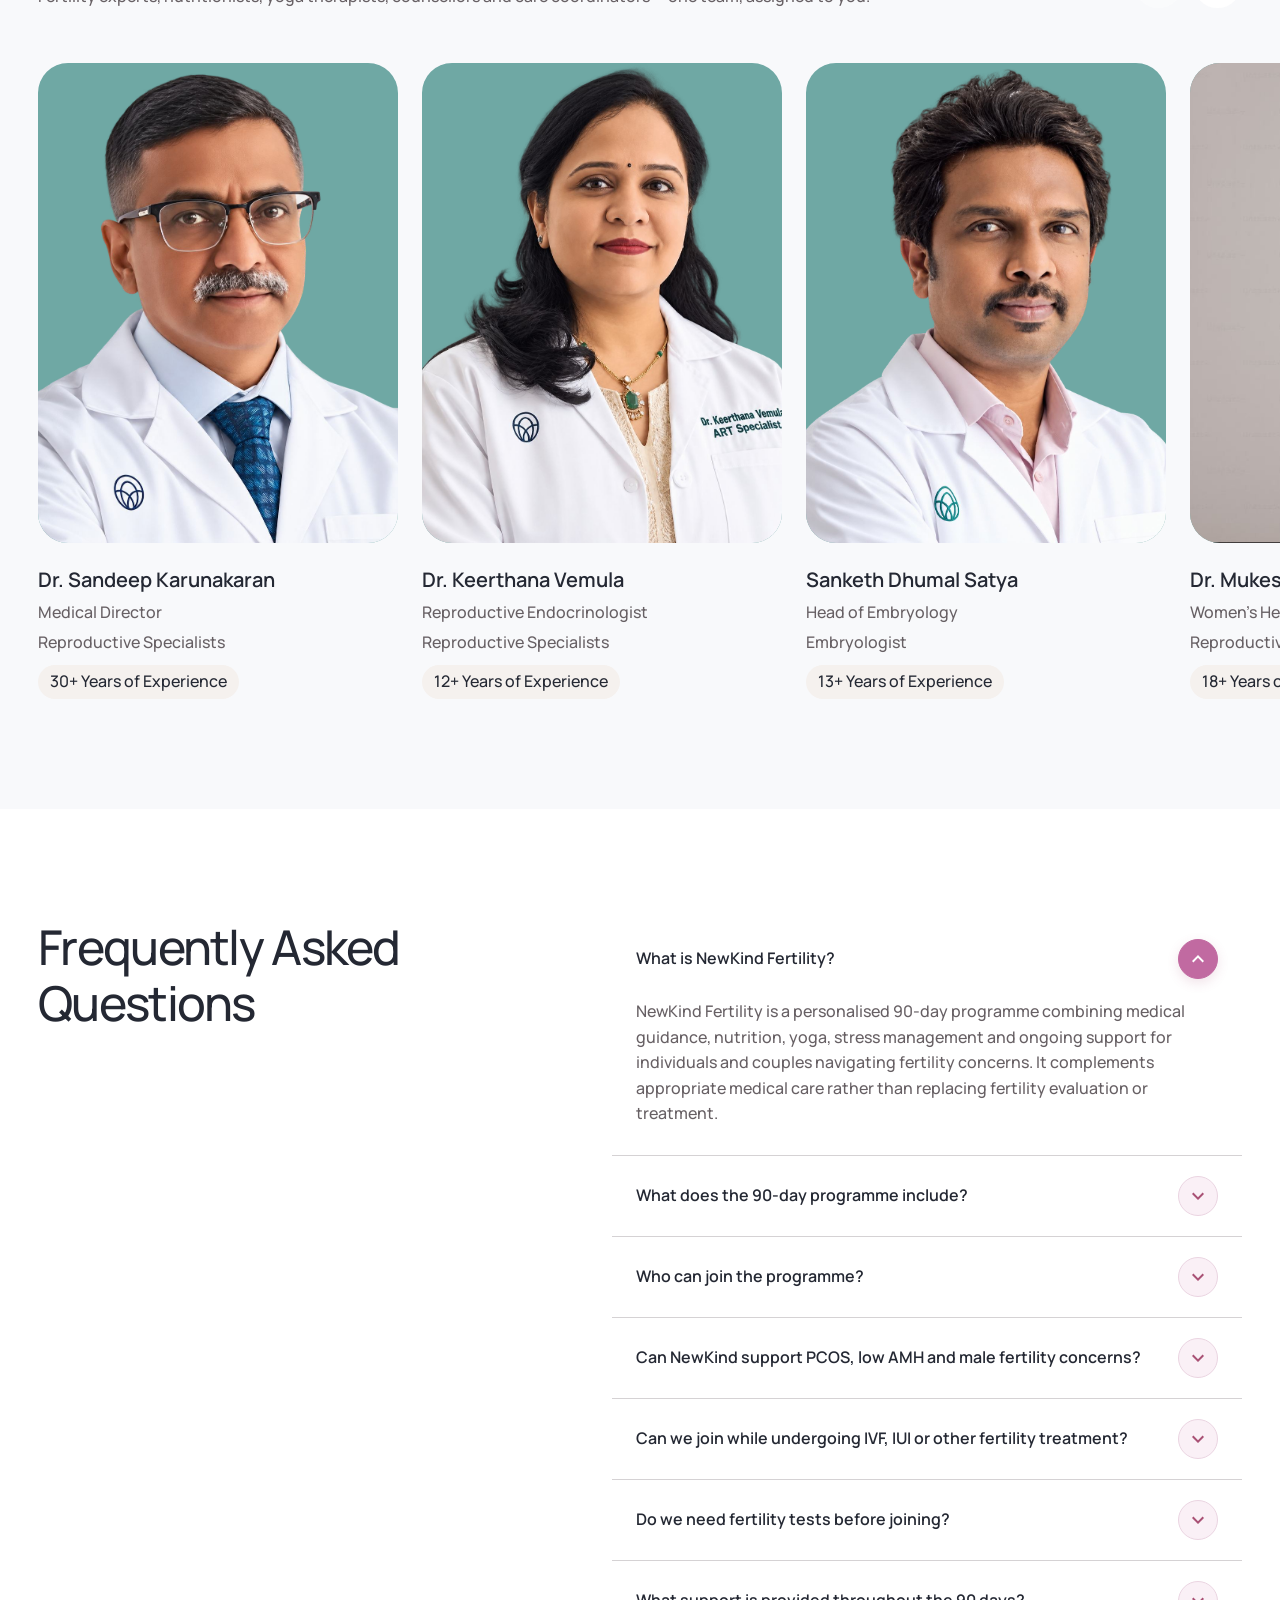
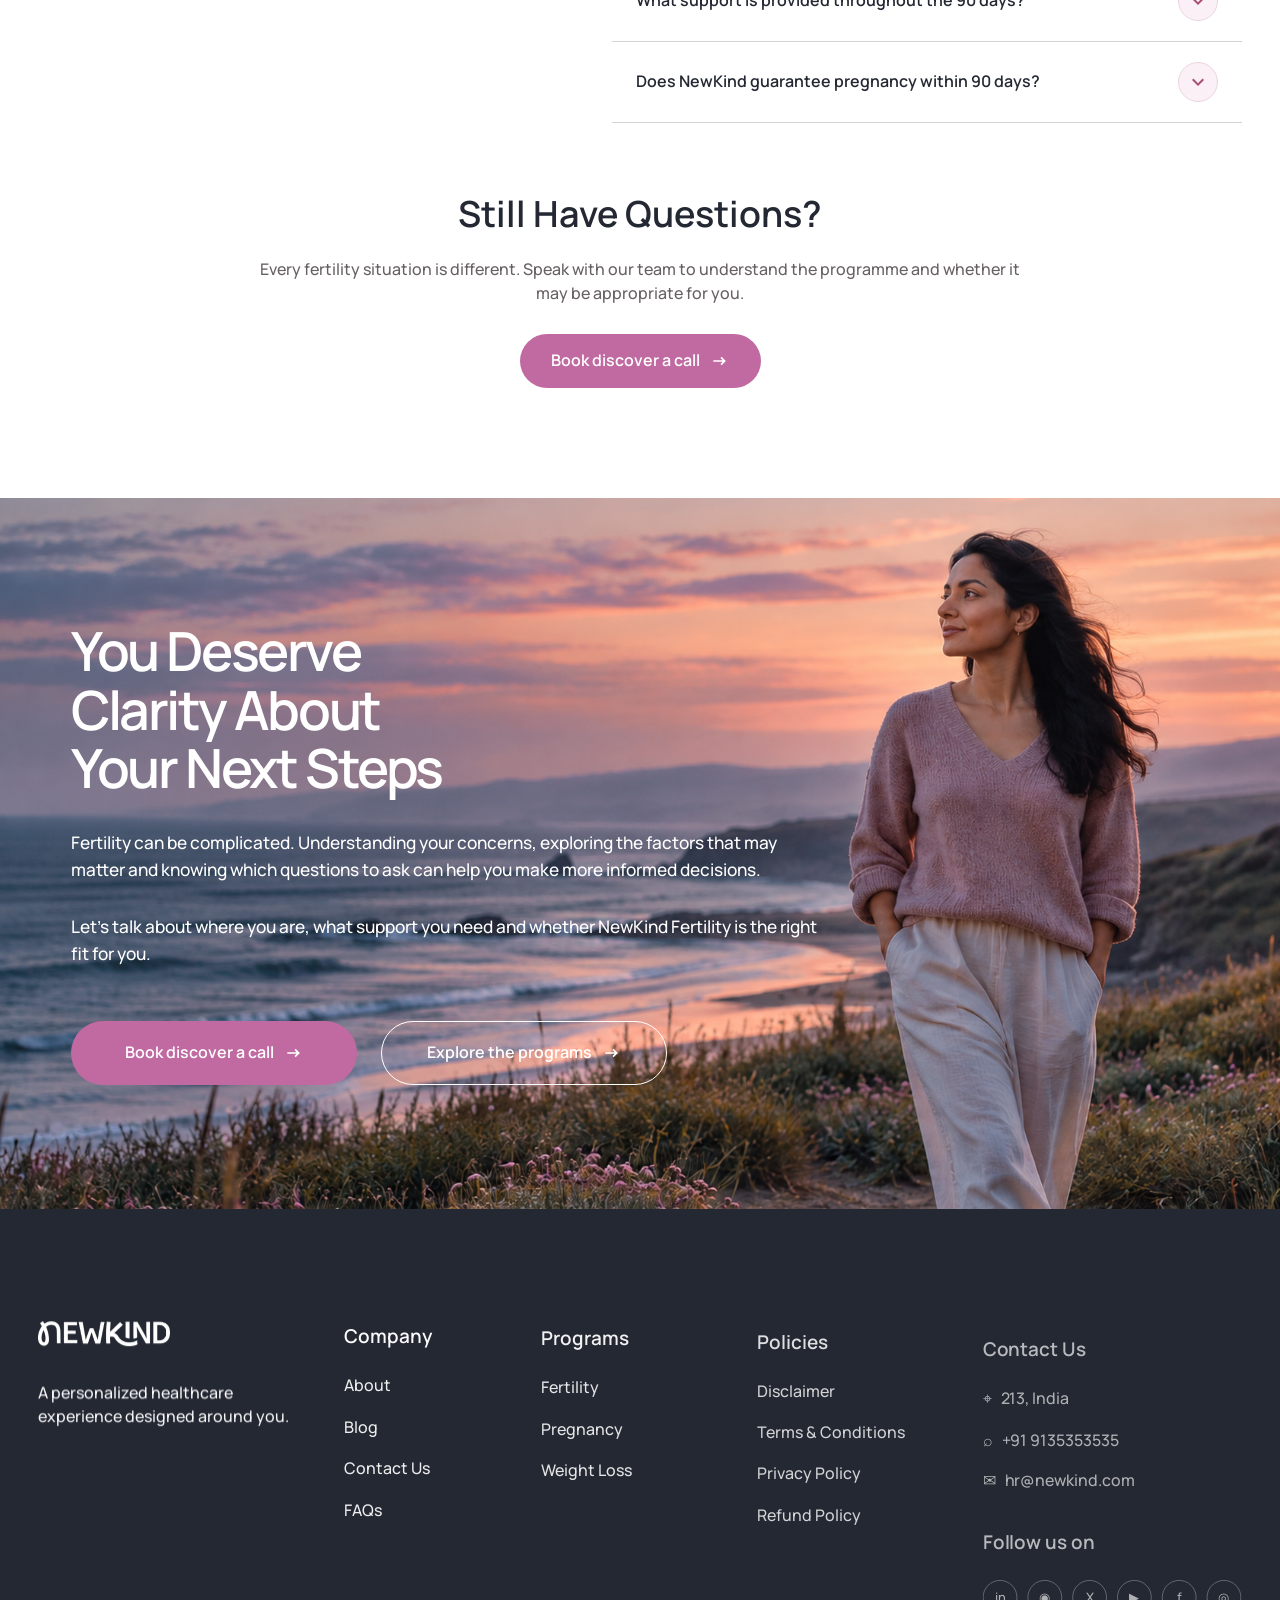
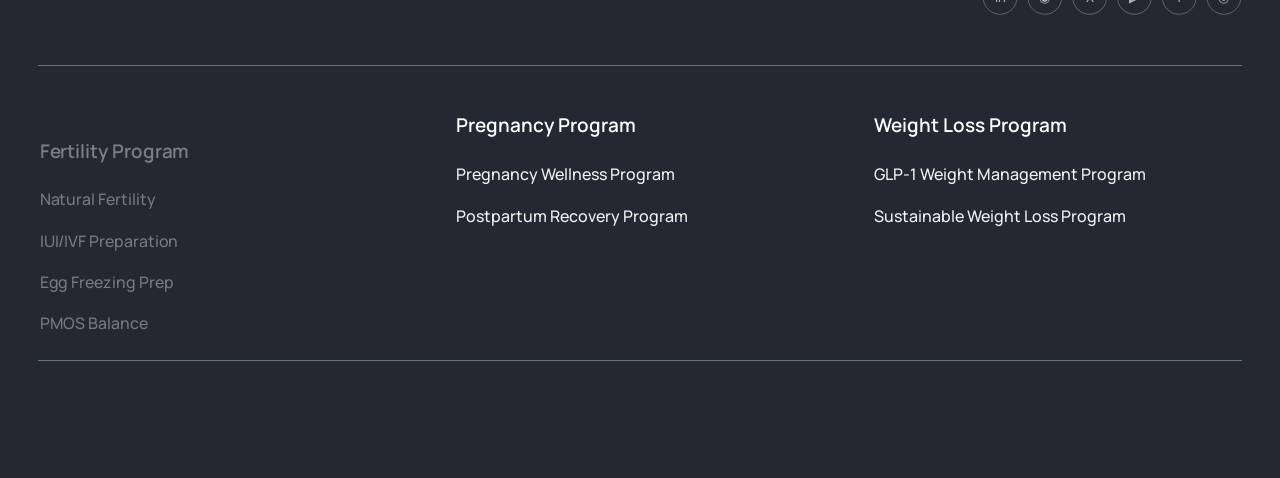
<file: fertility.html>
<!doctype html>
<html lang="en">
<head>
  <meta charset="utf-8">
  <meta name="viewport" content="width=device-width, initial-scale=1">
  <meta name="description" content="NewKind fertility programs and personalized support.">
  <title>Fertility Programs | NewKind</title>
  <link rel="stylesheet" href="styles.css">
  <link rel="stylesheet" href="refinements.css">
  <link rel="stylesheet" href="fertility.css">
</head>
<body class="fertility-document">
  <header class="site-header fp-header" id="top">
    <a class="header-logo" href="index.html" aria-label="NewKind home"><img src="assets/newkind-logo.png" alt="NewKind"></a>
    <button class="menu-toggle" type="button" aria-expanded="false" aria-controls="main-nav"><span></span><span></span><span></span></button>
    <nav id="main-nav" aria-label="Fertility program navigation">
      <a href="#programs">Programs</a><a href="#concerns">Concerns</a><a href="#how-it-works">How It Works</a><a href="#testimonials">Testimonials</a><a href="#care-team">Our Team</a><a href="#faqs">FAQs</a><a class="mobile-call-cta" href="#call-form-dialog" data-open-call>Book discover a call <span class="material-arrow" aria-hidden="true"><svg class="material-symbol-arrow-right-alt" viewBox="0 0 24 24" focusable="false"><path d="m14 7-1.41 1.41L15.17 11H4v2h11.17l-2.58 2.59L14 17l5-5Z"/></svg></span></a>
    </nav>
    <a class="header-cta" href="#call-form-dialog" data-open-call>Book discover a call <span class="material-arrow" aria-hidden="true"><svg class="material-symbol-arrow-right-alt" viewBox="0 0 24 24" focusable="false"><path d="m14 7-1.41 1.41L15.17 11H4v2h11.17l-2.58 2.59L14 17l5-5Z"/></svg></span></a>
  </header>
  <main class="fertility-page">
    <section class="fp-hero"><div class="fp-hero-content shell"><p class="fp-kicker">3 MONTHS OF SUPPORT</p><h1>We've helped<br>couples conceive<br>naturally</h1><p>Most fertility challenges have a root cause — hormonal, nutritional, psychological or lifestyle. We identify your specific root cause and build a structured plan around it.</p><div class="fp-hero-actions"><a class="btn btn-pink" href="#programs">Explore Programs <span class="material-arrow" aria-hidden="true"><svg class="material-symbol-arrow-right-alt" viewBox="0 0 24 24" focusable="false"><path d="m14 7-1.41 1.41L15.17 11H4v2h11.17l-2.58 2.59L14 17l5-5Z"/></svg></span></a><a class="fp-watch" href="#how-it-works"><span class="fp-play" aria-hidden="true"></span>Watch How It Works</a></div></div></section>
    <section class="fp-stats" aria-label="Program summary"><div class="shell fp-stats-grid"><div><span>1000+</span><p>couples supported</p></div><div><span>Expert-Led</span><p>Personalised Care</p></div><div><span>Root-Cause</span><p>Approach</p></div><div><span>100%</span><p>confidential</p></div></div></section>
    <section class="fp-section fp-audience" id="who-is-this-for"><div class="shell fp-audience-layout"><div class="fp-audience-grid"><div><h2>Who Is This For?</h2><p>Whether you're trying to conceive, navigating a fertility diagnosis, exploring unexplained infertility, or preparing for your next fertility treatment, NewKind helps you make sense of the factors that may matter and understand your options.</p></div><div><h2>Our Approach</h2><p>Understand your health. Explore the factors that matter. Make informed decisions about what comes next.</p></div></div><div class="fp-trust"><ul><li>Personalised guidance for both partners</li><li>Medical guidance and report reviews</li><li>Nutrition and lifestyle support</li><li>A programme designed to complement medical care</li></ul></div></div></section>
    <section class="fp-section fp-good-news">
      <div class="shell fp-section-head fp-section-head-controls"><div><h2>Good News</h2><p>Faces are blurred, and personal information is hidden to protect the privacy of our users.</p></div><div class="carousel-controls"><button data-scroll="good-news" data-direction="-1" type="button" aria-label="Previous good news story"></button><button data-scroll="good-news" data-direction="1" type="button" aria-label="Next good news story"></button></div></div>
      <div class="fp-track shell" data-track="good-news">
        <article class="fp-news-card"><div class="fp-news-media image-anime"><img src="assets/fertility/good-news-pdf-1.png" alt="Clearblue positive pregnancy test"><span>Conceived in 2 months</span></div><p>Unexplained infertility · TTC 2 years</p></article>
        <article class="fp-news-card"><div class="fp-news-media image-anime"><img src="assets/fertility/good-news-pdf-2.png" alt="Positive pregnancy test on patterned fabric"><span>Conceived in 90 days</span></div><p>Failed IVF cycle · 90-day reset</p></article>
        <article class="fp-news-card"><div class="fp-news-media image-anime"><img src="assets/fertility/good-news-pdf-3.png" alt="Positive pregnancy test held by a window"><span>Conceived in 3 months</span></div><p>Low sperm motility &amp; morphology · TTC 4 years</p></article>
        <article class="fp-news-card"><div class="fp-news-media image-anime"><img src="assets/fertility/good-news-pdf-4.png" alt="Pink positive pregnancy test"><span>Conceived in 4 months</span></div><p>Low AMH 0.89 + 5 failed IUIs · TTC 6 years</p></article>
        <article class="fp-news-card"><div class="fp-news-media image-anime"><img src="assets/fertility/good-news-pdf-5.png" alt="Positive pregnancy test strip"><span>Conceived in 5 weeks</span></div><p>Low AMH 0.74 ng/mL + Thyroid + Tubal issue</p></article>
        <article class="fp-news-card"><div class="fp-news-media image-anime"><img src="assets/fertility/good-news-pdf-6.png" alt="Two positive pregnancy tests"><span>Conceived in 3 months</span></div><p>Failed IUI 2024 + Failed IVF 2025 · TTC 7 years</p></article>
      </div>
    </section>
    <section class="fp-section fp-programs fp-program-cards-option" id="programs"><div class="shell fp-program-shell"><div class="fp-program-intro"><h2>Fertility Is More Than One Factor</h2><p>Every fertility situation is different. Understanding your individual circumstances is an important step towards making informed decisions about your care.</p></div><div class="fp-program-grid"><article class="fp-program-card" id="natural-fertility"><h3>Natural Fertility</h3><p>Build a steady foundation for conception with personalised nutrition, movement, sleep and cycle support.</p><div class="fp-program-media image-anime"><img src="assets/fertility/program-natural-fertility.png" alt="Woman practicing fertility yoga at home"><span class="fp-program-arrow" aria-hidden="true"><svg class="material-symbol-arrow-right-alt" viewBox="0 0 24 24" focusable="false"><path d="m14 7-1.41 1.41L15.17 11H4v2h11.17l-2.58 2.59L14 17l5-5Z"/></svg></span></div></article><article class="fp-program-card" id="iui-ivf"><h3>IUI/IVF Preparation</h3><p>Prepare your body and mind for treatment with a plan designed around your clinical timeline.</p><div class="fp-program-media image-anime"><img src="assets/fertility/program-iui-ivf.png" alt="Doctor discussing fertility treatment options with a couple"><span class="fp-program-arrow" aria-hidden="true"><svg class="material-symbol-arrow-right-alt" viewBox="0 0 24 24" focusable="false"><path d="m14 7-1.41 1.41L15.17 11H4v2h11.17l-2.58 2.59L14 17l5-5Z"/></svg></span></div></article><article class="fp-program-card" id="egg-freezing"><h3>Egg Freezing Prep</h3><p>Support energy, recovery and daily wellbeing before and through your egg-freezing cycle.</p><div class="fp-program-media image-anime"><img src="assets/fertility/program-egg-freezing.png" alt="Woman considering egg freezing while looking at an egg sample"><span class="fp-program-arrow" aria-hidden="true"><svg class="material-symbol-arrow-right-alt" viewBox="0 0 24 24" focusable="false"><path d="m14 7-1.41 1.41L15.17 11H4v2h11.17l-2.58 2.59L14 17l5-5Z"/></svg></span></div></article><article class="fp-program-card" id="pmos-balance"><h3>PMOS Balance</h3><p>A practical, whole-person program for more consistent rhythms, metabolic health and hormone wellbeing.</p><div class="fp-program-media image-anime"><img src="assets/fertility/program-pcos.png" alt="Woman relaxing after exercise as part of PCOS wellness care"><span class="fp-program-arrow" aria-hidden="true"><svg class="material-symbol-arrow-right-alt" viewBox="0 0 24 24" focusable="false"><path d="m14 7-1.41 1.41L15.17 11H4v2h11.17l-2.58 2.59L14 17l5-5Z"/></svg></span></div></article></div></div></section>
    <section class="fp-section fp-testimonials"><div class="shell fp-section-head fp-section-head-controls"><div><h2>Doctor Speak</h2><p>Fertility information can feel overwhelming, especially when you're trying to make sense of reports, diagnoses and conflicting advice.</p></div><div class="carousel-controls"><button data-scroll="doctor-stories" data-direction="-1" type="button" aria-label="Previous doctor testimonial"></button><button data-scroll="doctor-stories" data-direction="1" type="button" aria-label="Next doctor testimonial"></button></div></div><div class="fp-track shell" data-track="doctor-stories">
      <article class="fp-video-card image-anime"><img src="assets/doctor-testimonial.jpg" alt="Dr. Mukesh Chowdary"><time>0:37</time><div><h3>Dr. Mukesh Chowdary</h3><p>Women’s Health Specialist</p></div></article>
      <article class="fp-video-card image-anime"><img src="assets/care-sandeep.png" alt="Dr. Sandeep Karunakaran"><time>0:42</time><div><h3>Dr. Sandeep Karunakaran</h3><p>Medical Director</p></div></article>
      <article class="fp-video-card image-anime"><img src="assets/care-keerthana.png" alt="Dr. Keerthana Vemula"><time>0:45</time><div><h3>Dr. Keerthana Vemula</h3><p>Reproductive Endocrinologist</p></div></article>
      <article class="fp-video-card image-anime"><img src="assets/care-sanketh.png" alt="Dr. Sanketh Dhumal Satya"><time>0:39</time><div><h3>Dr. Sanketh Dhumal Satya</h3><p>Embryology Specialist</p></div></article>
      <article class="fp-video-card image-anime"><img src="assets/fertility/program-doctor.jpg" alt="Dr. Rohan Mehta"><time>0:36</time><div><h3>Dr. Rohan Mehta</h3><p>Fertility Specialist</p></div></article>
    </div></section>
    <section class="fp-section fp-concerns" id="concerns"><div class="shell fp-centered-head"><h2>Concerns the prog supports</h2><p>Want to understand your concern better?</p></div><div class="shell fp-concern-grid"><button class="fp-concern image-anime" type="button" data-concern-open="low-amh" aria-haspopup="dialog" aria-controls="concern-modal"><img src="assets/fertility/concern-low-amh.jpg" alt="Low AMH"><span>Low AMH <b aria-hidden="true"><svg class="material-symbol-arrow-right-alt" viewBox="0 0 24 24" focusable="false"><path d="m14 7-1.41 1.41L15.17 11H4v2h11.17l-2.58 2.59L14 17l5-5Z"/></svg></b></span></button><button class="fp-concern image-anime" type="button" data-concern-open="pcod" aria-haspopup="dialog" aria-controls="concern-modal"><img src="assets/fertility/concern-pcod.jpg" alt="PCOD"><span>PCOD <b aria-hidden="true"><svg class="material-symbol-arrow-right-alt" viewBox="0 0 24 24" focusable="false"><path d="m14 7-1.41 1.41L15.17 11H4v2h11.17l-2.58 2.59L14 17l5-5Z"/></svg></b></span></button><button class="fp-concern image-anime" type="button" data-concern-open="sperm-metrics" aria-haspopup="dialog" aria-controls="concern-modal"><img src="assets/fertility/concern-sperm.jpg" alt="Sperm Metrics"><span>Sperm Metrics <b aria-hidden="true"><svg class="material-symbol-arrow-right-alt" viewBox="0 0 24 24" focusable="false"><path d="m14 7-1.41 1.41L15.17 11H4v2h11.17l-2.58 2.59L14 17l5-5Z"/></svg></b></span></button><button class="fp-concern image-anime" type="button" data-concern-open="miscarriages" aria-haspopup="dialog" aria-controls="concern-modal"><img src="assets/fertility/concern-miscarriage.jpg" alt="Miscarriages"><span>Miscarriages <b aria-hidden="true"><svg class="material-symbol-arrow-right-alt" viewBox="0 0 24 24" focusable="false"><path d="m14 7-1.41 1.41L15.17 11H4v2h11.17l-2.58 2.59L14 17l5-5Z"/></svg></b></span></button><button class="fp-concern image-anime" type="button" data-concern-open="weight-concerns" aria-haspopup="dialog" aria-controls="concern-modal"><img src="assets/fertility/concern-thyroid.jpg" alt="Weight Concerns"><span>Weight Concerns <b aria-hidden="true"><svg class="material-symbol-arrow-right-alt" viewBox="0 0 24 24" focusable="false"><path d="m14 7-1.41 1.41L15.17 11H4v2h11.17l-2.58 2.59L14 17l5-5Z"/></svg></b></span></button><button class="fp-concern image-anime" type="button" data-concern-open="unexplained-infertility" aria-haspopup="dialog" aria-controls="concern-modal"><img src="assets/fertility/concern-unexplained.jpg" alt="Unexplained infertility"><span>Unexplained Infertility <b aria-hidden="true"><svg class="material-symbol-arrow-right-alt" viewBox="0 0 24 24" focusable="false"><path d="m14 7-1.41 1.41L15.17 11H4v2h11.17l-2.58 2.59L14 17l5-5Z"/></svg></b></span></button></div></section>
    <section class="fp-section fp-stories" id="testimonials"><div class="shell fp-section-head fp-section-head-controls"><div><h2>Hear their story</h2><p>In their own words — the journey from diagnosis to positive.</p></div><div class="carousel-controls"><button data-scroll="patient-stories" data-direction="-1" type="button" aria-label="Previous patient story"></button><button data-scroll="patient-stories" data-direction="1" type="button" aria-label="Next patient story"></button></div></div><div class="fp-track shell" data-track="patient-stories">
      <article class="fp-patient-card fp-video-story" data-story-label="testimonial one"><video src="assets/fertility/patient-testimonial-1.mp4" poster="assets/fertility/patient-testimonial-1-poster.png" preload="metadata" playsinline aria-label="Patient testimonial one"></video><button type="button" aria-label="Play testimonial one">▶</button></article>
      <article class="fp-patient-card fp-video-story" data-story-label="testimonial two"><video src="assets/fertility/patient-testimonial-2.mp4" poster="assets/fertility/patient-testimonial-2-poster.png" preload="metadata" playsinline aria-label="Patient testimonial two"></video><button type="button" aria-label="Play testimonial two">▶</button></article>
      <article class="fp-patient-card fp-video-story" data-story-label="testimonial three"><video src="assets/fertility/patient-testimonial-3.mp4" poster="assets/fertility/patient-testimonial-3-poster.png" preload="metadata" playsinline aria-label="Patient testimonial three"></video><button type="button" aria-label="Play testimonial three">▶</button></article>
    </div></section>
    <section class="fp-section fp-how" id="how-it-works">
      <div class="shell fp-centered-head"><h2>How the programs works</h2><p>Everything you need, in one place to improve your fertility over 3 full months.</p></div>
      <div class="shell fp-how-grid">
        <article class="fp-how-card"><div class="fp-how-media"><img src="assets/fertility/how-doctor-consult-approved.png" alt="NewKind natural fertility care team" loading="lazy"></div><h3>Doctor Consult</h3><p>1-on-1 consult with a natural fertility-focused OBGYN. Assess your reports &amp; history and start right medicines &amp; supplements.</p></article>
        <article class="fp-how-card"><div class="fp-how-media"><img src="assets/fertility/how-custom-nutrition-approved.jpg" alt="Nutrition specialist presenting a customized meal plan" loading="lazy"></div><h3>Custom Nutrition</h3><p>Monthly customised meal plans for you &amp; your partner for all three months. Made according to your weight goals and fertility needs.</p></article>
        <article class="fp-how-card"><div class="fp-how-media"><img src="assets/fertility/how-fertility-yoga-approved.jpg" alt="Instructor leading a live fertility yoga class" loading="lazy"></div><h3>Fertility YOGA Class</h3><p>Daily LIVE couple yoga classes with a fertility instructor. Improve circulation to reproductive organs to better egg and sperm quality.</p></article>
        <article class="fp-how-card"><div class="fp-how-media"><img src="assets/fertility/how-stress-regulation-approved.jpg" alt="Couple practicing guided breathing during a live session" loading="lazy"></div><h3>Stress Regulation</h3><p>Weekend de-stress sessions with psychologists to calm your nervous system through meditations, breath work &amp; more.</p></article>
        <article class="fp-how-card"><div class="fp-how-media"><img src="assets/fertility/how-sex-intimacy-approved.jpg" alt="Couple connecting during an intimacy support program" loading="lazy"></div><h3>Sex &amp; Intimacy</h3><p>Sessions with an expert to improve connection, reduce performance stress, and support conception. So you can try every ovulation cycle.</p></article>
        <article class="fp-how-card"><div class="fp-how-media"><img src="assets/fertility/how-tracking-support-approved.jpg" alt="Private WhatsApp group providing fertility tracking and support" loading="lazy"></div><h3>Tracking &amp; Support</h3><p>A private WhatsApp group with our team for you and your partner. To hold you accountable, and answer your queries at any time.</p></article>
      </div><div class="shell fp-section-cta"><a class="btn btn-pink" href="#call-form-dialog" data-open-call>Book discover a call <span class="material-arrow" aria-hidden="true"><svg class="material-symbol-arrow-right-alt" viewBox="0 0 24 24" focusable="false"><path d="m14 7-1.41 1.41L15.17 11H4v2h11.17l-2.58 2.59L14 17l5-5Z"/></svg></span></a></div>
    </section>
    <section class="fp-section fp-more-news">
      <div class="shell fp-section-head fp-section-head-controls"><div><h2>More Good News</h2><p>Real WhatsApp messages from the couples we've worked with. Names and faces hidden.</p></div><div class="carousel-controls"><button data-scroll="more-good-news" data-direction="-1" type="button" aria-label="Previous message"></button><button data-scroll="more-good-news" data-direction="1" type="button" aria-label="Next message"></button></div></div>
      <div class="fp-track shell" data-track="more-good-news">
        <article class="fp-message-card"><img src="assets/fertility/message-1.png" alt="Anonymized WhatsApp message from a NewKind couple" loading="lazy"></article>
        <article class="fp-message-card"><img src="assets/fertility/message-2.png" alt="Anonymized WhatsApp message from a NewKind couple" loading="lazy"></article>
        <article class="fp-message-card"><img src="assets/fertility/message-3.png" alt="Anonymized WhatsApp message from a NewKind couple" loading="lazy"></article>
        <article class="fp-message-card"><img src="assets/fertility/message-4.png" alt="Anonymized WhatsApp message from a NewKind couple" loading="lazy"></article>
        <article class="fp-message-card"><img src="assets/fertility/message-5.png" alt="Anonymized WhatsApp message from a NewKind couple" loading="lazy"></article>
        <article class="fp-message-card"><img src="assets/fertility/message-6.png" alt="Anonymized WhatsApp message from a NewKind couple" loading="lazy"></article>
      </div>
    </section>
    <section class="fp-program-video" aria-label="Fertility program introduction">
      <div class="shell"><div class="video-container">
        <iframe src="https://www.youtube.com/embed/5GPW4jtMzuc" title="NewKind Video" loading="lazy" allow="accelerometer; autoplay; clipboard-write; encrypted-media; gyroscope; picture-in-picture; web-share" referrerpolicy="strict-origin-when-cross-origin" allowfullscreen></iframe>
      </div></div>
    </section>
    <section class="fp-section fp-care" id="care-team"><div class="shell fp-section-head fp-section-head-controls"><div><h2>Meet your care team</h2><p>Fertility experts, nutritionists, yoga therapists, counsellors and care coordinators — one team, assigned to you.</p></div><div class="carousel-controls"><button data-scroll="fertility-care" data-direction="-1" type="button" aria-label="Previous care team members"></button><button data-scroll="fertility-care" data-direction="1" type="button" aria-label="Next care team members"></button></div></div><div class="fp-track shell" data-track="fertility-care">
      <article class="fp-care-card"><div class="fp-care-photo image-anime"><img src="assets/care-sandeep.png" alt="Dr. Sandeep Karunakaran"></div><h3>Dr. Sandeep Karunakaran</h3><p>Medical Director</p><p>Reproductive Specialists</p><span>30+ Years of Experience</span></article>
      <article class="fp-care-card"><div class="fp-care-photo image-anime"><img src="assets/care-keerthana.png" alt="Dr. Keerthana Vemula"></div><h3>Dr. Keerthana Vemula</h3><p>Reproductive Endocrinologist</p><p>Reproductive Specialists</p><span>12+ Years of Experience</span></article>
      <article class="fp-care-card"><div class="fp-care-photo image-anime"><img src="assets/care-sanketh.png" alt="Sanketh Dhumal Satya"></div><h3>Sanketh Dhumal Satya</h3><p>Head of Embryology</p><p>Embryologist</p><span>13+ Years of Experience</span></article>
      <article class="fp-care-card"><div class="fp-care-photo image-anime"><img src="assets/doctor-testimonial.jpg" alt="Dr. Mukesh Chowdary"></div><h3>Dr. Mukesh Chowdary</h3><p>Women’s Health Specialist</p><p>Reproductive Specialists</p><span>18+ Years of Experience</span></article>
      <article class="fp-care-card"><div class="fp-care-photo image-anime"><img src="assets/fertility/program-doctor.jpg" alt="Dr. Rohan Mehta"></div><h3>Dr. Rohan Mehta</h3><p>Fertility Specialist</p><p>Reproductive Medicine</p><span>15+ Years of Experience</span></article>
    </div></section>
    <section class="fp-section fp-faq" id="faqs"><div class="shell fp-faq-grid"><div><h2>Frequently Asked Questions</h2></div><div class="fp-faq-list"><article class="fp-faq-item"><button type="button" aria-expanded="true">What is NewKind Fertility?<span>⌃</span></button><div class="fp-faq-answer"><p>NewKind Fertility is a personalised 90-day programme combining medical guidance, nutrition, yoga, stress management and ongoing support for individuals and couples navigating fertility concerns. It complements appropriate medical care rather than replacing fertility evaluation or treatment.</p></div></article><article class="fp-faq-item"><button type="button" aria-expanded="false">What does the 90-day programme include?<span>⌄</span></button><div class="fp-faq-answer" hidden><p>Depending on your needs and confirmed services, the programme may include personalised nutrition guidance, live yoga and meditation, stress-management support, doctor Q&amp;A sessions, supplement guidance, report reviews and individualised lifestyle recommendations.</p></div></article><article class="fp-faq-item"><button type="button" aria-expanded="false">Who can join the programme?<span>⌄</span></button><div class="fp-faq-answer" hidden><p>The programme may be suitable for individuals and couples trying to conceive, experiencing fertility concerns or seeking support alongside medical care. It considers the relevant reproductive health needs of both partners. A discovery call can help determine whether it is appropriate for you.</p></div></article><article class="fp-faq-item"><button type="button" aria-expanded="false">Can NewKind support PCOS, low AMH and male fertility concerns?<span>⌄</span></button><div class="fp-faq-answer" hidden><p>NewKind may provide lifestyle guidance and support alongside appropriate medical evaluation for concerns such as PCOS, low AMH and male reproductive factors. Individual circumstances vary, and improvements in fertility markers or pregnancy outcomes cannot be guaranteed.</p></div></article><article class="fp-faq-item"><button type="button" aria-expanded="false">Can we join while undergoing IVF, IUI or other fertility treatment?<span>⌄</span></button><div class="fp-faq-answer" hidden><p>Yes. NewKind is designed to complement appropriate fertility care, not replace IVF, IUI or other indicated treatments. Discuss additional recommendations with your treating fertility specialist, and do not delay recommended medical treatment.</p></div></article><article class="fp-faq-item"><button type="button" aria-expanded="false">Do we need fertility tests before joining?<span>⌄</span></button><div class="fp-faq-answer" hidden><p>Not necessarily. Existing reports and medical history can inform the initial discussion. Any additional testing depends on your circumstances and should be arranged through appropriate healthcare professionals.</p></div></article><article class="fp-faq-item"><button type="button" aria-expanded="false">What support is provided throughout the 90 days?<span>⌄</span></button><div class="fp-faq-answer" hidden><p>Depending on the confirmed programme structure, support may include check-ins, report reviews, doctor Q&amp;A sessions, nutrition guidance and scheduled yoga or stress-management sessions. The team can confirm the exact frequency and format before enrolment.</p></div></article><article class="fp-faq-item"><button type="button" aria-expanded="false">Does NewKind guarantee pregnancy within 90 days?<span>⌄</span></button><div class="fp-faq-answer" hidden><p>No. Fertility outcomes depend on many factors, including age, reproductive health, underlying conditions and medical treatment needs. NewKind provides structured support but cannot guarantee pregnancy within any particular timeframe.</p></div></article></div></div><div class="shell fp-questions-cta"><h2>Still Have Questions?</h2><p>Every fertility situation is different. Speak with our team to understand the programme and whether it may be appropriate for you.</p><a class="btn btn-pink" href="#call-form-dialog" data-open-call>Book discover a call <span class="material-arrow" aria-hidden="true"><svg class="material-symbol-arrow-right-alt" viewBox="0 0 24 24" focusable="false"><path d="m14 7-1.41 1.41L15.17 11H4v2h11.17l-2.58 2.59L14 17l5-5Z"/></svg></span></a></div></section>
    <section class="fp-closing"><div class="fp-closing-content"><h2>You Deserve<br>Clarity About<br>Your Next Steps</h2><div class="fp-closing-copy"><p>Fertility can be complicated. Understanding your concerns, exploring the factors that may matter and knowing which questions to ask can help you make more informed decisions.</p><p>Let’s talk about where you are, what support you need and whether NewKind Fertility is the right fit for you.</p></div><div class="fp-closing-actions"><a class="btn btn-pink" href="#call-form-dialog" data-open-call>Book discover a call <span class="material-arrow" aria-hidden="true"><svg class="material-symbol-arrow-right-alt" viewBox="0 0 24 24" focusable="false"><path d="m14 7-1.41 1.41L15.17 11H4v2h11.17l-2.58 2.59L14 17l5-5Z"/></svg></span></a><a class="btn btn-outline" href="#programs">Explore the programs <span class="material-arrow" aria-hidden="true"><svg class="material-symbol-arrow-right-alt" viewBox="0 0 24 24" focusable="false"><path d="m14 7-1.41 1.41L15.17 11H4v2h11.17l-2.58 2.59L14 17l5-5Z"/></svg></span></a></div></div></section>
  </main>
  <footer><div class="shell"><div class="footer-top"><div class="footer-brand"><a class="footer-logo" href="index.html#top" aria-label="NewKind home"><img src="assets/newkind-logo.png" alt="NewKind"></a><p>A personalized healthcare<br>experience designed around you.</p></div><div><h2>Company</h2><a href="index.html#about">About</a><a href="index.html#journal">Blog</a><a href="contact.html">Contact Us</a><a href="index.html#faqs">FAQs</a></div><div><h2>Programs</h2><a href="fertility.html#programs">Fertility</a><a href="pregnancy-wellness.html">Pregnancy</a><a href="index.html#programs">Weight Loss</a></div><div><h2>Policies</h2><a href="#">Disclaimer</a><a href="#">Terms &amp; Conditions</a><a href="#">Privacy Policy</a><a href="#">Refund Policy</a></div><div class="footer-contact"><h2>Contact Us</h2><p>⌖&nbsp;&nbsp; 213, India</p><a href="tel:+919135353535">⌕&nbsp;&nbsp; +91 9135353535</a><a href="mailto:hr@newkind.com">✉&nbsp;&nbsp; hr@newkind.com</a><h2>Follow us on</h2><div class="socials"><a href="#" aria-label="LinkedIn">in</a><a href="#" aria-label="WhatsApp">◉</a><a href="#" aria-label="X">X</a><a href="#" aria-label="YouTube">▶</a><a href="#" aria-label="Facebook">f</a><a href="#" aria-label="Instagram">◎</a></div></div></div><div class="footer-programs"><div><h2>Fertility Program</h2><a href="fertility.html#natural-fertility">Natural Fertility</a><a href="fertility.html#iui-ivf">IUI/IVF Preparation</a><a href="fertility.html#egg-freezing">Egg Freezing Prep</a><a href="fertility.html#pmos-balance">PMOS Balance</a></div><div><h2>Pregnancy Program</h2><a href="pregnancy-wellness.html">Pregnancy Wellness Program</a><a href="postpartum-recovery.html">Postpartum Recovery Program</a></div><div><h2>Weight Loss Program</h2><a href="index.html#programs">GLP-1 Weight Management Program</a><a href="index.html#programs">Sustainable Weight Loss Program</a></div></div><div class="copyright">Copyright © 2026 newkind.com. All rights reserved.<span><a href="#">Privacy Policy</a><a href="#">Terms &amp; Conditions</a><a href="#">Refund Policy</a></span></div></div></footer>
  <div class="concern-modal" id="concern-modal" data-concern-modal aria-hidden="true" hidden><section class="concern-dialog" role="dialog" aria-modal="true" aria-label="Fertility concern details"><button class="call-dialog-close" type="button" data-close-concern aria-label="Close concern details"></button><article class="concern-panel" data-concern-panel="low-amh"><h2>Low AMH</h2><p>Being told you have low AMH can feel overwhelming. But AMH reflects <strong><em>egg quantity, and not egg quality</em></strong>—and many women with low AMH can still conceive naturally with the right changes.</p><p>You need to focus on improving egg health, cycle regulation, weight management and nutrition. Many women with low AMH have <strong><em>conceived within months</em></strong> in our program.</p></article><article class="concern-panel" data-concern-panel="pcod" hidden><h2>PCOD</h2><p>PCOD is often seen as a barrier to conception, but it doesn’t have to be.</p><p>Irregular cycles and delayed ovulation can make things unpredictable, but when the <strong><em>underlying hormonal imbalances are addressed</em></strong>, your body can start to function more regularly and support conception.</p><p>We have helped <strong><em>hundreds of women with PCOD</em></strong> conceive without any fertility treatments.</p></article><article class="concern-panel" data-concern-panel="miscarriages" hidden><h2>Miscarriages</h2><p>Experiencing a miscarriage can feel confusing and overwhelming. While 50% of the time, it could be due to a random genetic error.</p><p>The other 50%, it is not a random event. Factors like hormone balance, egg and sperm quality, thyroid function, and underlying inflammation can all play a role.</p><p>When these are identified and supported, the chances of a healthy pregnancy can improve significantly. <strong><em>Many women with previous miscarriages have gone on to conceive and carry successfully</em></strong> with the right approach.</p></article><article class="concern-panel" data-concern-panel="sperm-metrics" hidden><h2>Sperm metrics</h2><p>Being told there are issues with <strong><em>sperm count, motility or morphology</em></strong> can feel concerning. These factors reflect how sperm move and function - and can make fertilisation more difficult, but they can be improved.</p><p>Things like nutrition, oxidative stress, lifestyle habits, and overall health play a key role. We also need to assess if there are any underlying conditions like <strong><em>infections or varicocele</em></strong> that are causing the low count.</p><p>Many couples with these challenges have gone on to conceive naturally in our program.</p></article><article class="concern-panel" data-concern-panel="weight-concerns" hidden><h2>Weight Concerns</h2><p>Weight can play a role in fertility—but it’s not just about the number on the scale. Both being <strong><em>underweight or overweight can affect overall reproductive health.</em></strong> Fat cells can disrupt hormonal balance and healthy ovulation as they send their own signals.</p><p>By focusing on the right nutrition, movement and training and sustainable lifestyle changes, your body can be better supported for conception. Our couples have <strong><em>lost up to 12kgs in 3 months</em></strong> and seen spontaneous positive pregnancies.</p></article><article class="concern-panel" data-concern-panel="unexplained-infertility" hidden><h2>Unexplained Infertility</h2><p>Being told you have unexplained infertility can make you feel helpless—especially when everything looks “normal.” But often, it means the underlying factors haven’t been fully identified yet.</p><p>Subtle issues with <strong><em>egg and sperm quality, timing, hormone balance, or the uterine environment</em></strong> can all play a role. When these are addressed, many couples are able to conceive naturally with the right approach. We have seen the quickest pregnancies with unexplained infertility in our program.</p></article></section></div>
  <div class="call-modal" data-call-modal aria-hidden="true" hidden>
    <section class="call-dialog call-form-dialog" id="call-form-dialog" role="dialog" aria-modal="true" aria-labelledby="call-form-title">
      <button class="call-dialog-close" type="button" data-close-call aria-label="Close call request form"></button>
      <p class="call-dialog-eyebrow">DISCOVERY &amp; ASSESSMENT CALL</p>
      <h2 id="call-form-title">Book your call</h2>
      <p class="call-dialog-description">A relaxed conversation with a NewKind expert about your goals, history and support needs. We'll confirm a time within one working day.</p>
      <form class="call-form" data-call-form novalidate>
        <div class="call-field call-field-full"><label for="call-name">Full name</label><input id="call-name" name="name" type="text" autocomplete="name" placeholder="Enter your full name" required></div>
        <div class="call-field"><label for="call-email">Email</label><input id="call-email" name="email" type="email" autocomplete="email" placeholder="Enter your email" required></div>
        <div class="call-field"><label for="call-phone">Phone</label><input id="call-phone" name="phone" type="tel" autocomplete="tel" placeholder="Enter your phone number" required></div>
        <div class="call-field"><label for="call-module">Program module</label><select id="call-module" name="program_module" required><option value="fertility" selected>Fertility</option><option value="pregnancy">Pregnancy</option><option value="weight-loss">Weight Loss</option></select></div>
        <div class="call-field"><label for="call-subprogram">Program subprogram</label><select id="call-subprogram" name="subprogram" required disabled><option value="" selected disabled>Select a program module first</option></select></div>
        <div class="call-field call-field-full"><label for="call-message">Anything you'd like us to know? <span>(optional)</span></label><textarea id="call-message" name="message" rows="4"></textarea></div>
        <div class="call-modal-actions"><button class="call-submit" type="submit">Request my call <span class="material-arrow" aria-hidden="true"><svg class="material-symbol-arrow-right-alt" viewBox="0 0 24 24" focusable="false"><path d="m14 7-1.41 1.41L15.17 11H4v2h11.17l-2.58 2.59L14 17l5-5Z"/></svg></span></button></div>
      </form>
    </section>

    <section class="call-dialog call-success-dialog" id="call-success-dialog" role="dialog" aria-modal="true" aria-labelledby="call-success-title" hidden>
      <button class="call-dialog-close" type="button" data-close-call aria-label="Close confirmation"></button>
      <p class="call-dialog-eyebrow">DISCOVERY &amp; ASSESSMENT CALL</p>
      <div class="call-success-content">
        <div class="call-success-icon" aria-hidden="true">✓</div>
        <h2 id="call-success-title">Thank you.</h2>
        <p>Your request is with our care team. We'll reach out within one working day to schedule your call.</p>
      </div>
      <button class="call-success-close" type="button" data-close-call>Close</button>
    </section>
  </div>
  <script src="assets/vendor/gsap.min.js"></script>
  <script src="assets/vendor/ScrollTrigger.min.js"></script>
  <script src="fertility.js"></script>
  <script src="site-controls.js"></script>
  <script src="animations.js"></script>
</body>
</html>
</file>
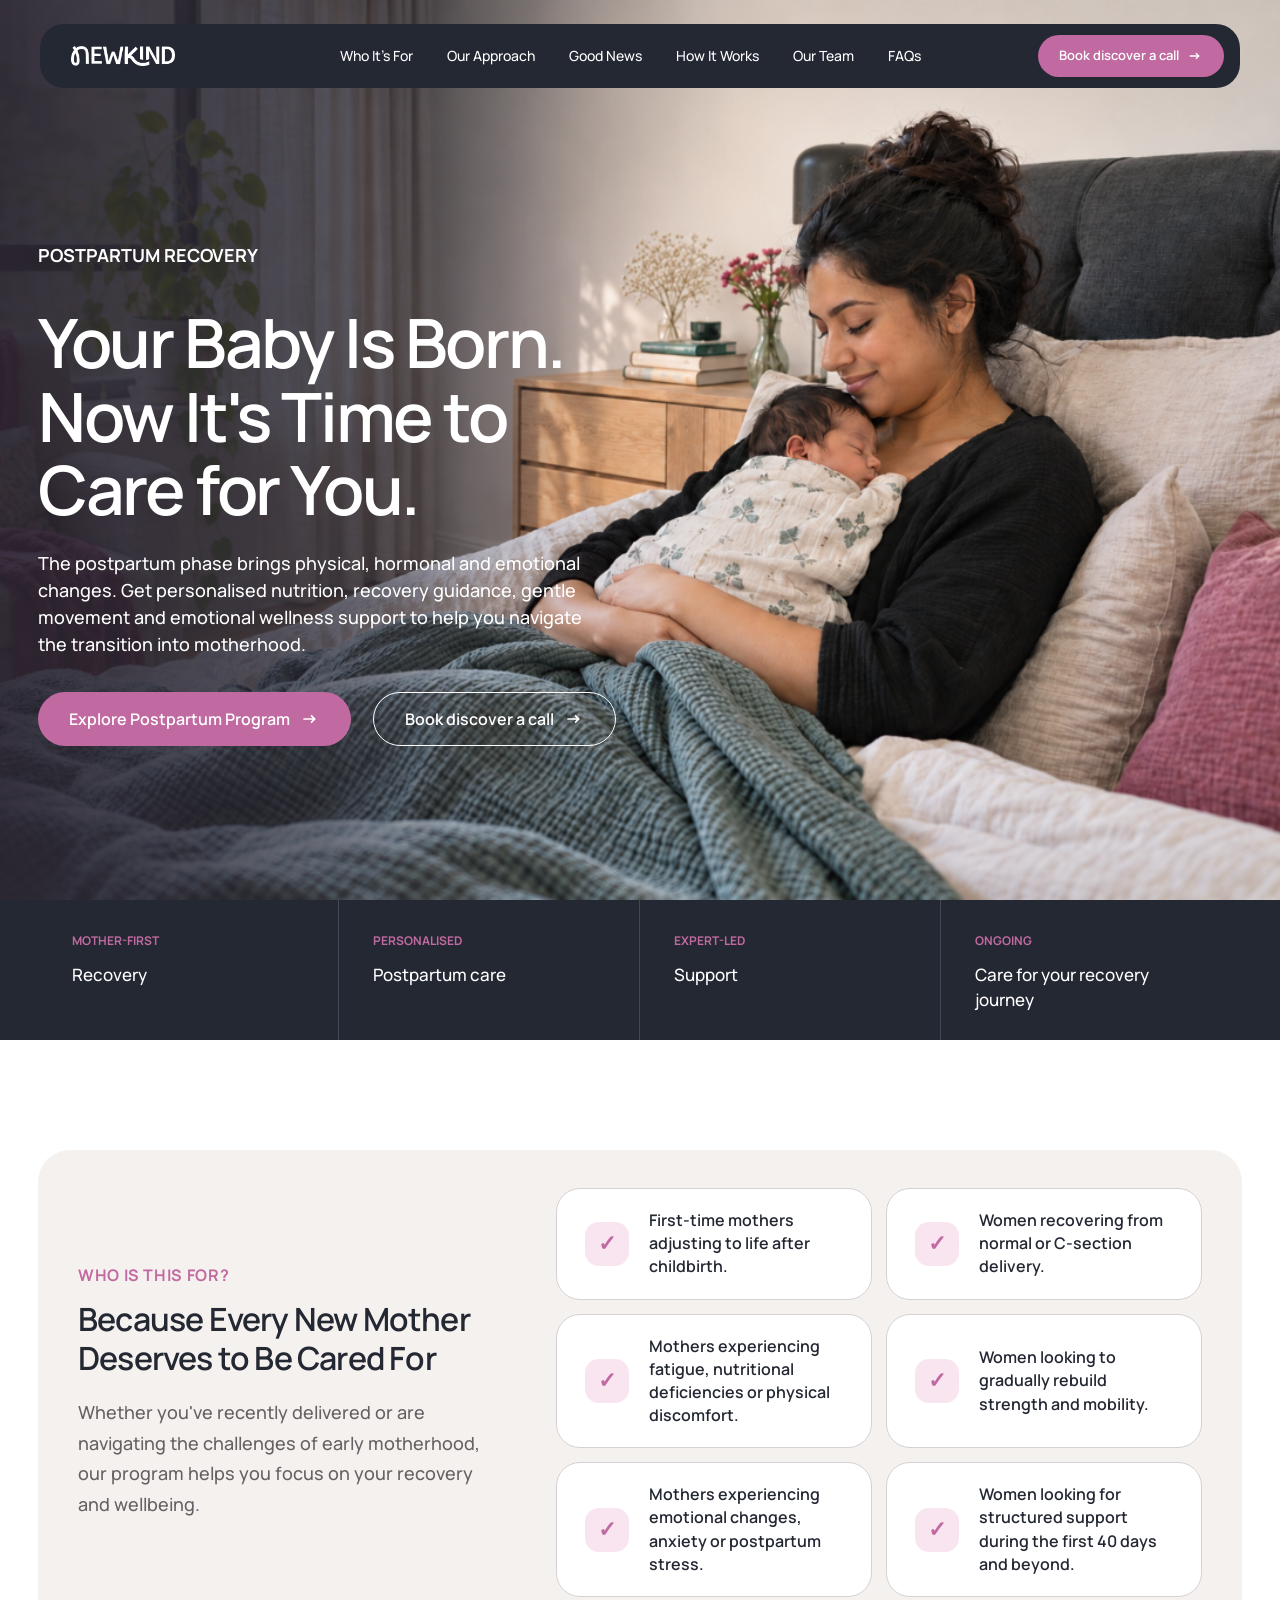
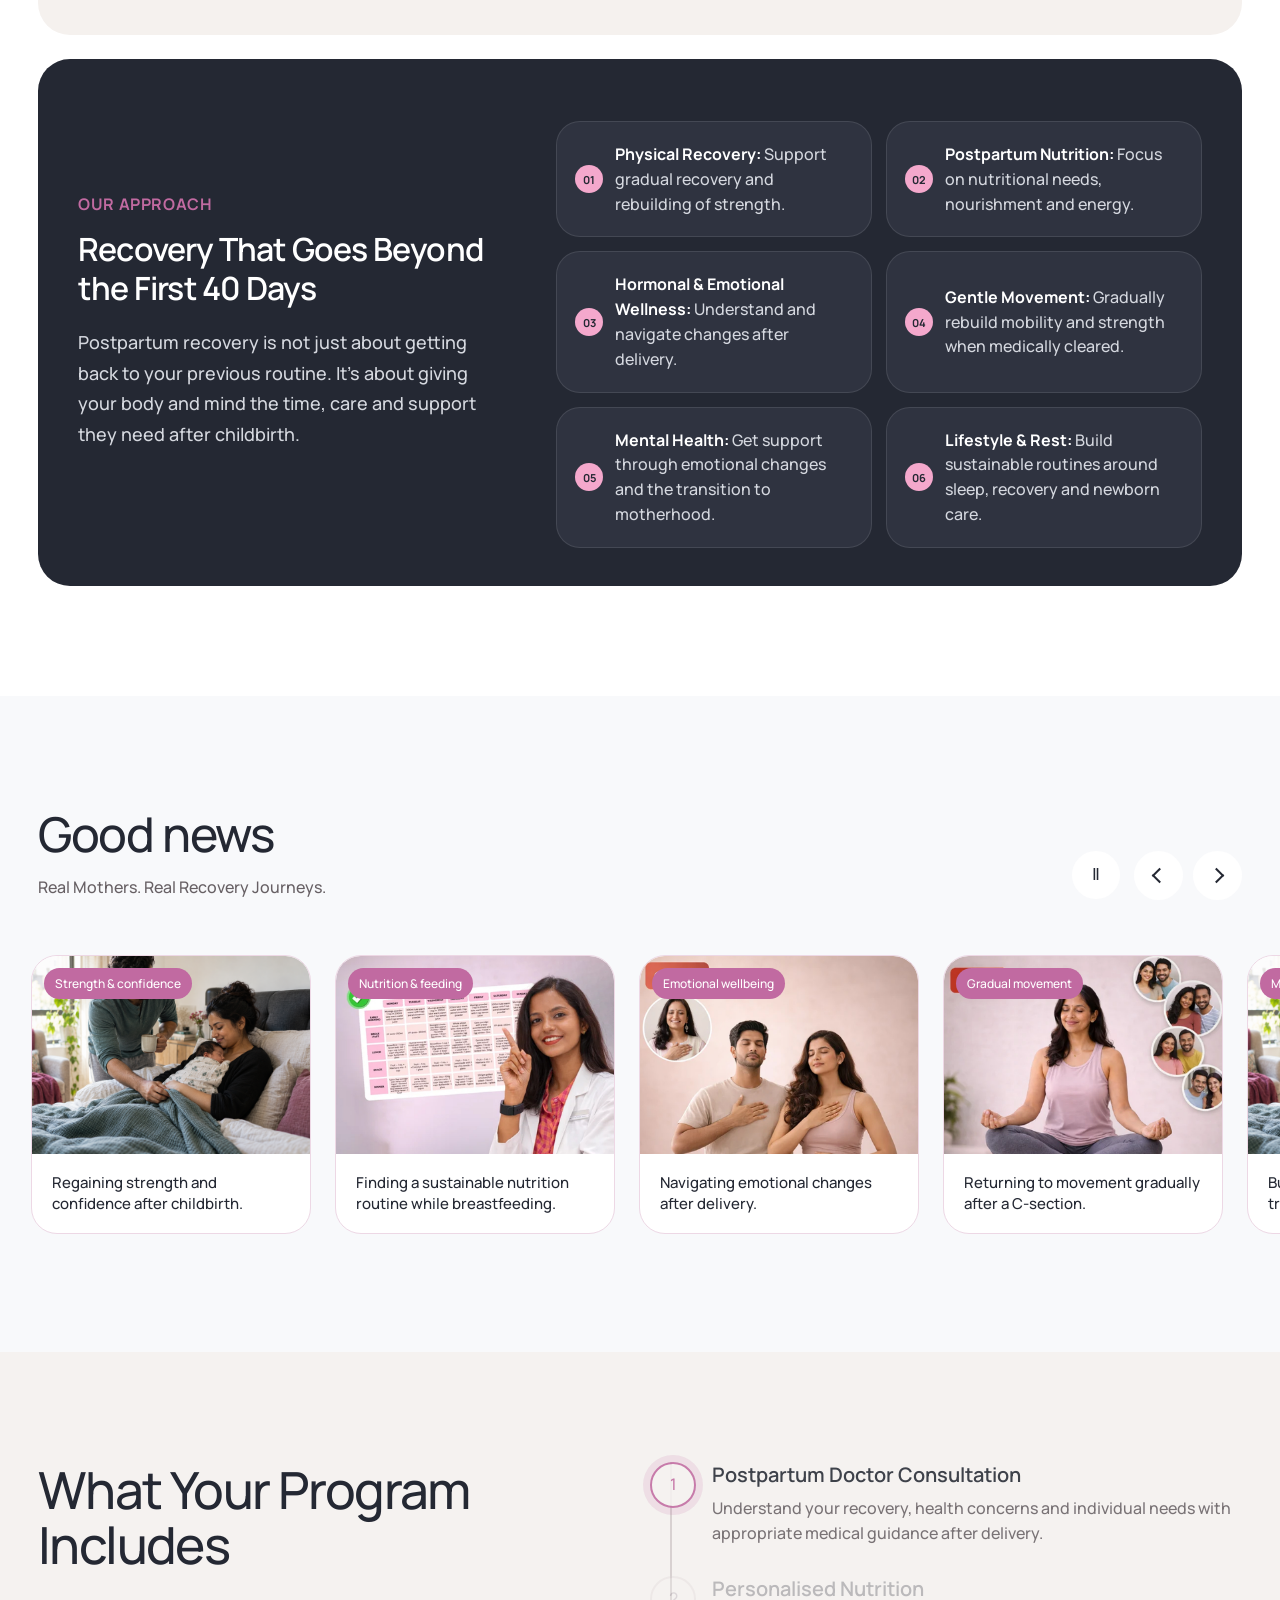
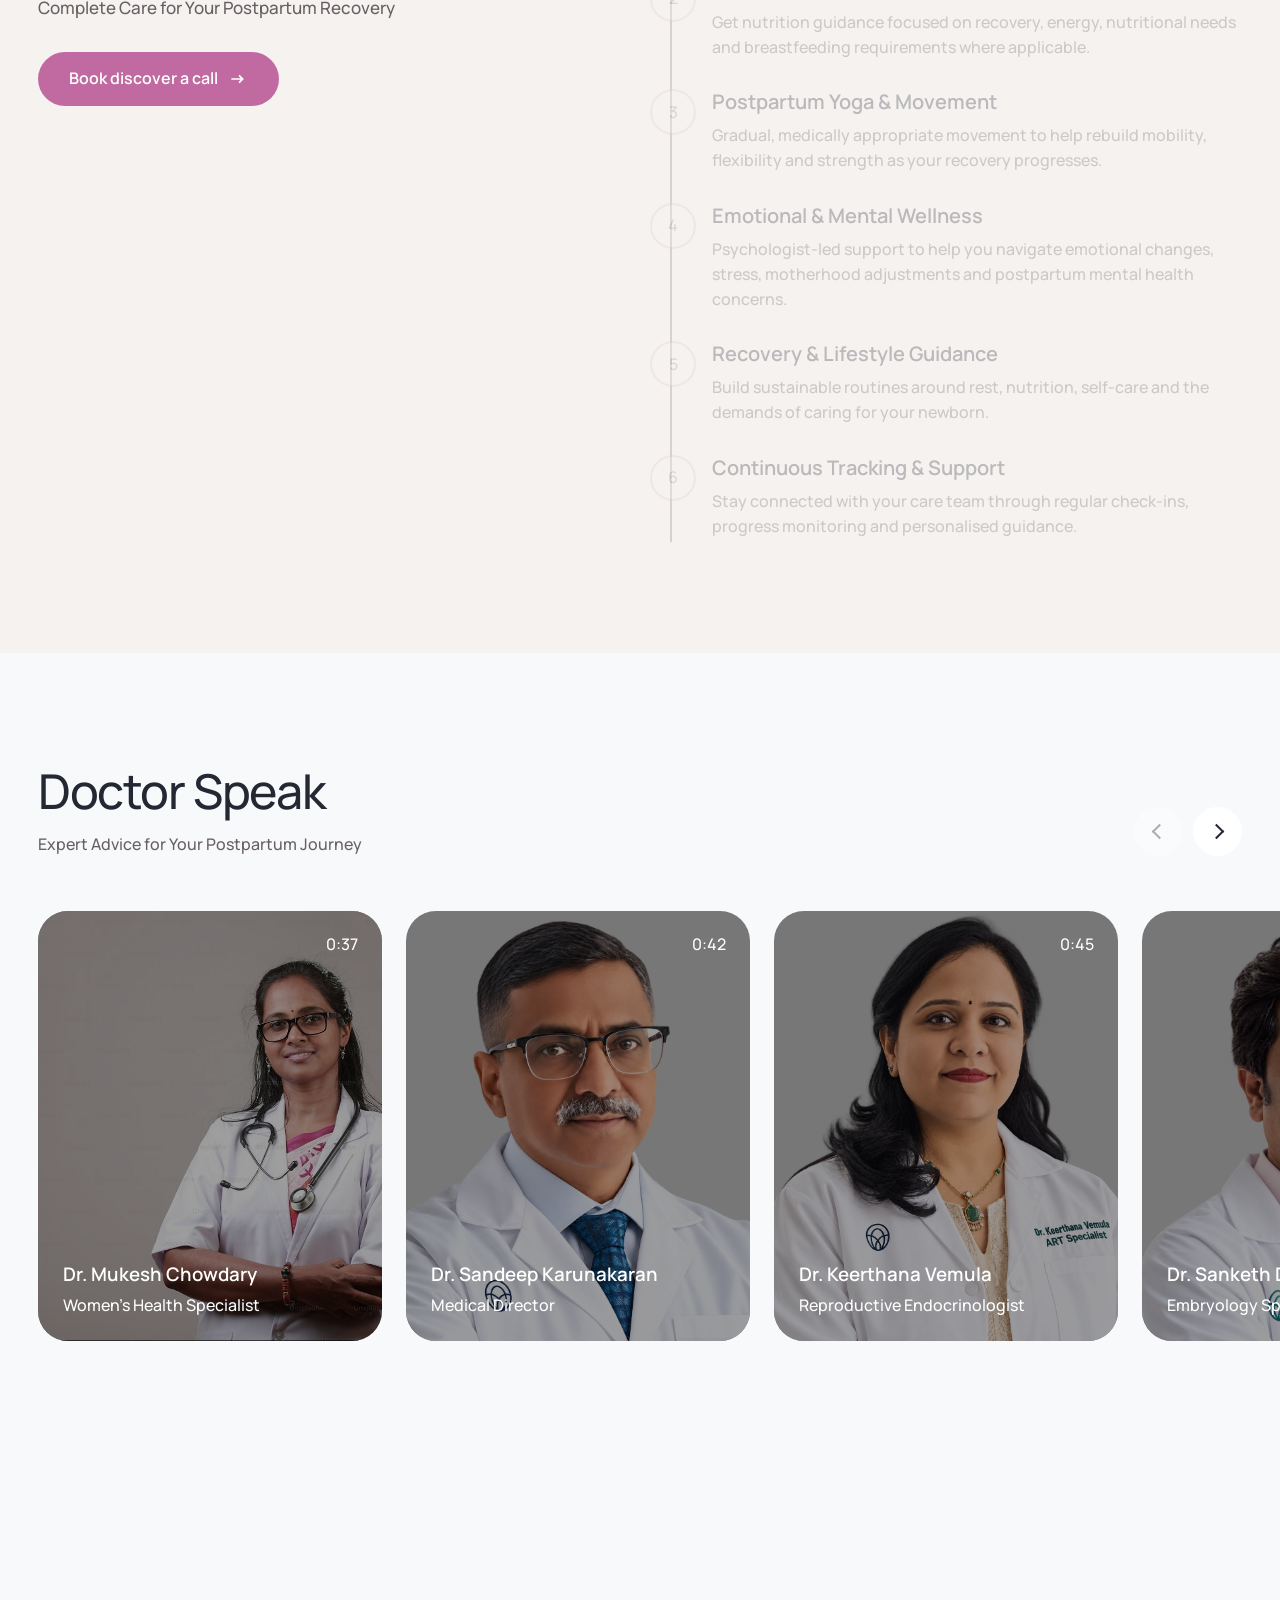
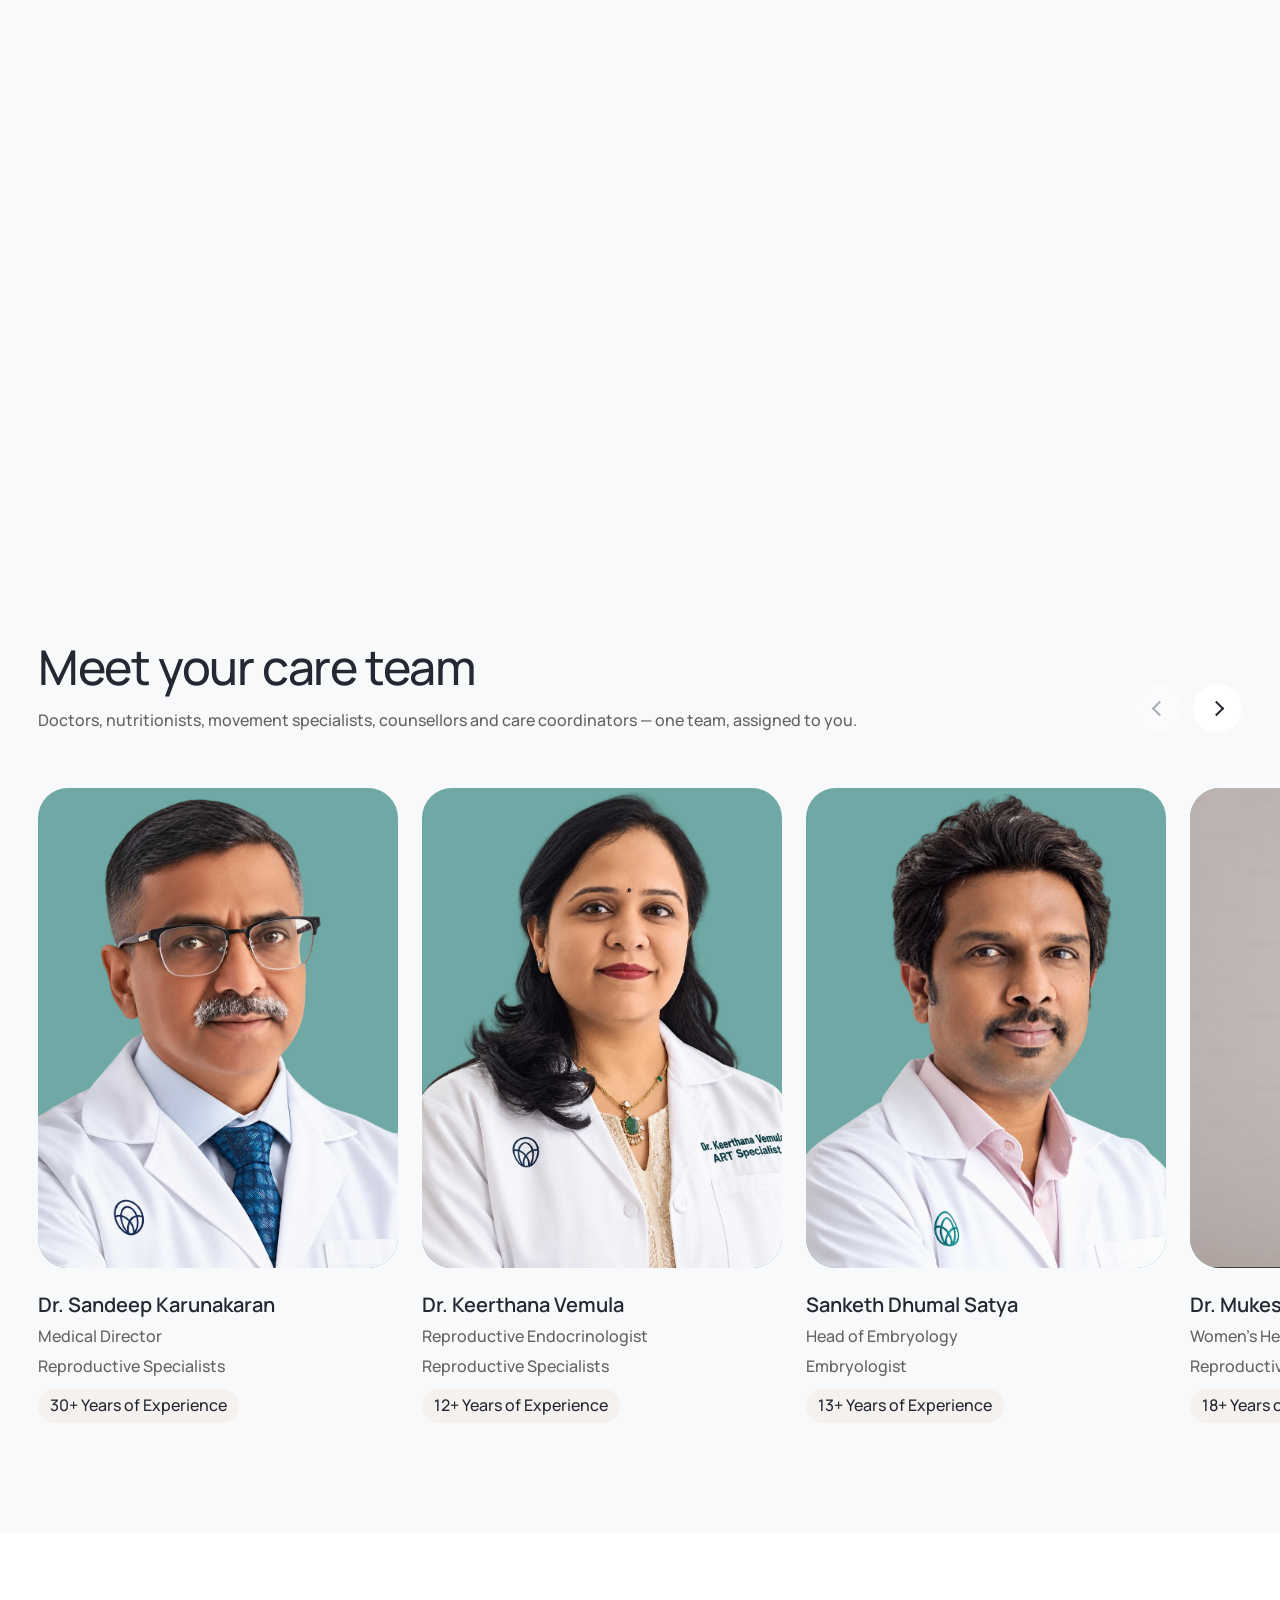
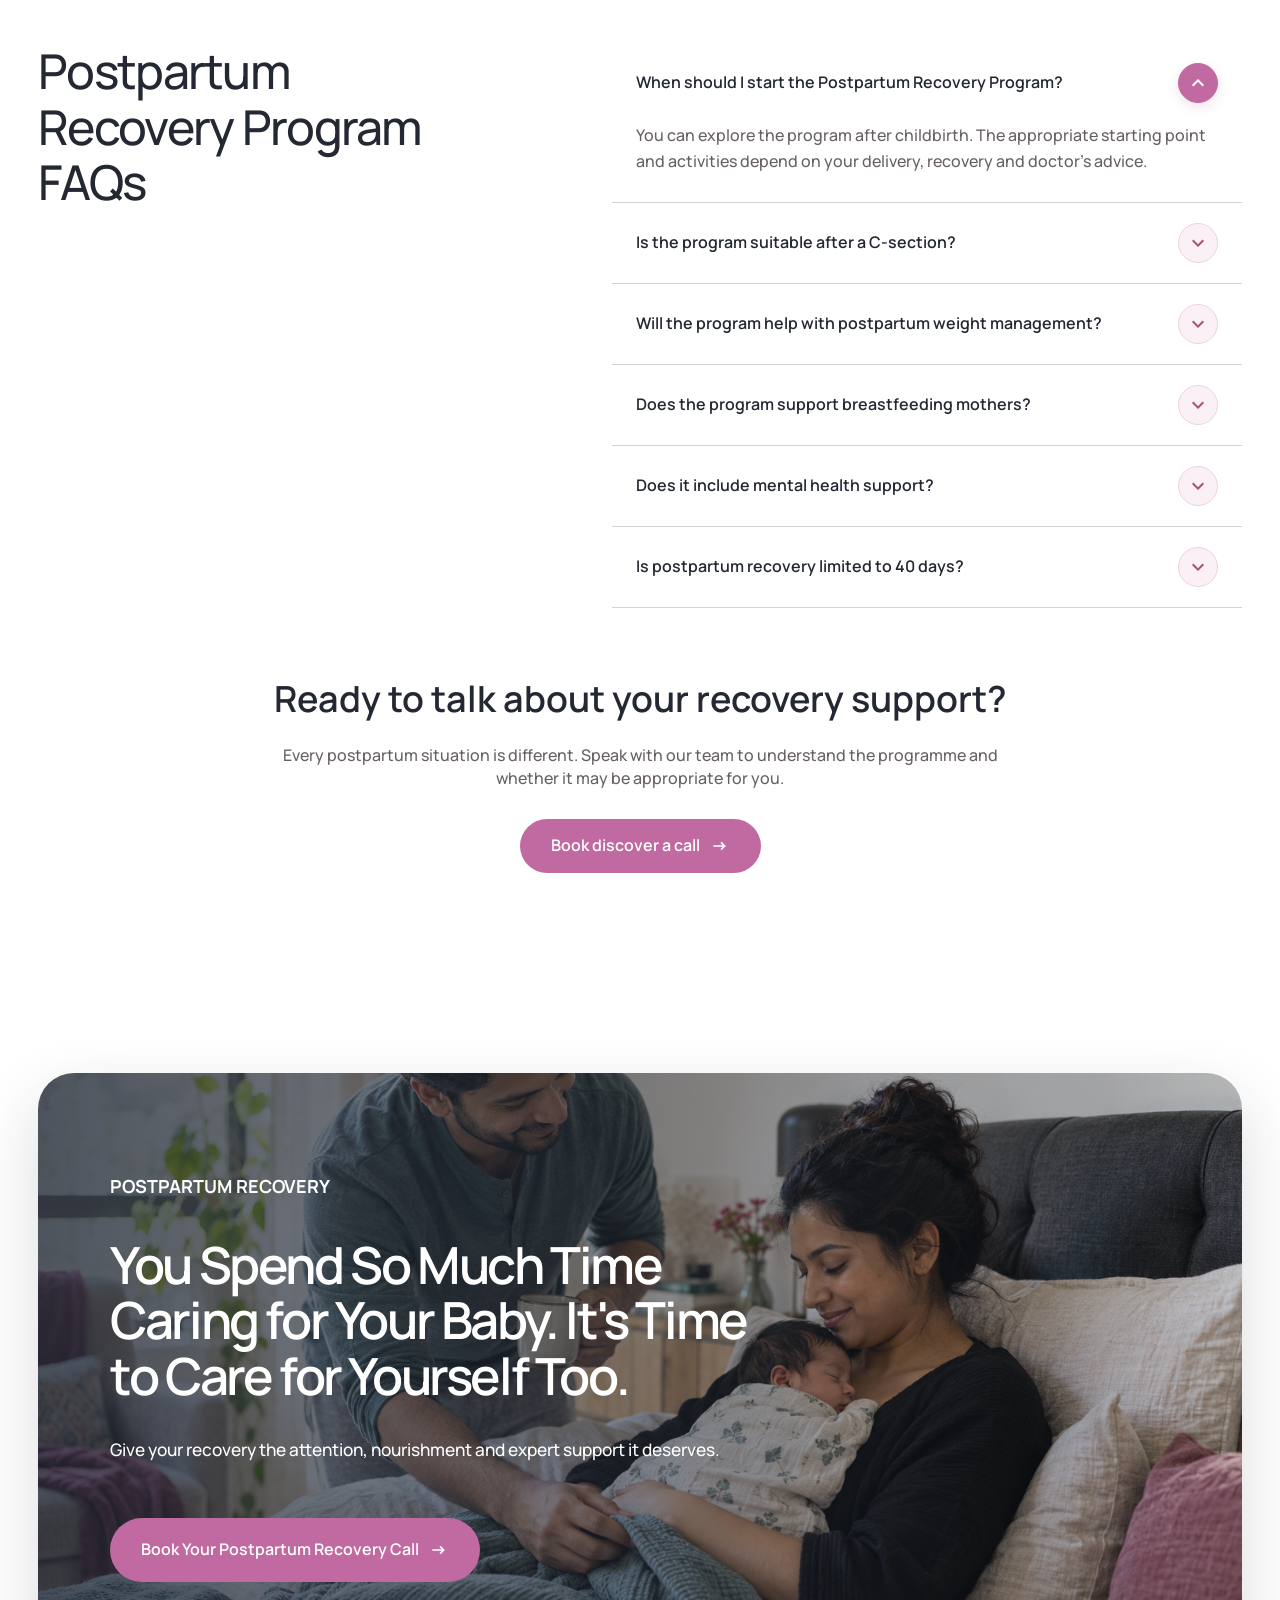
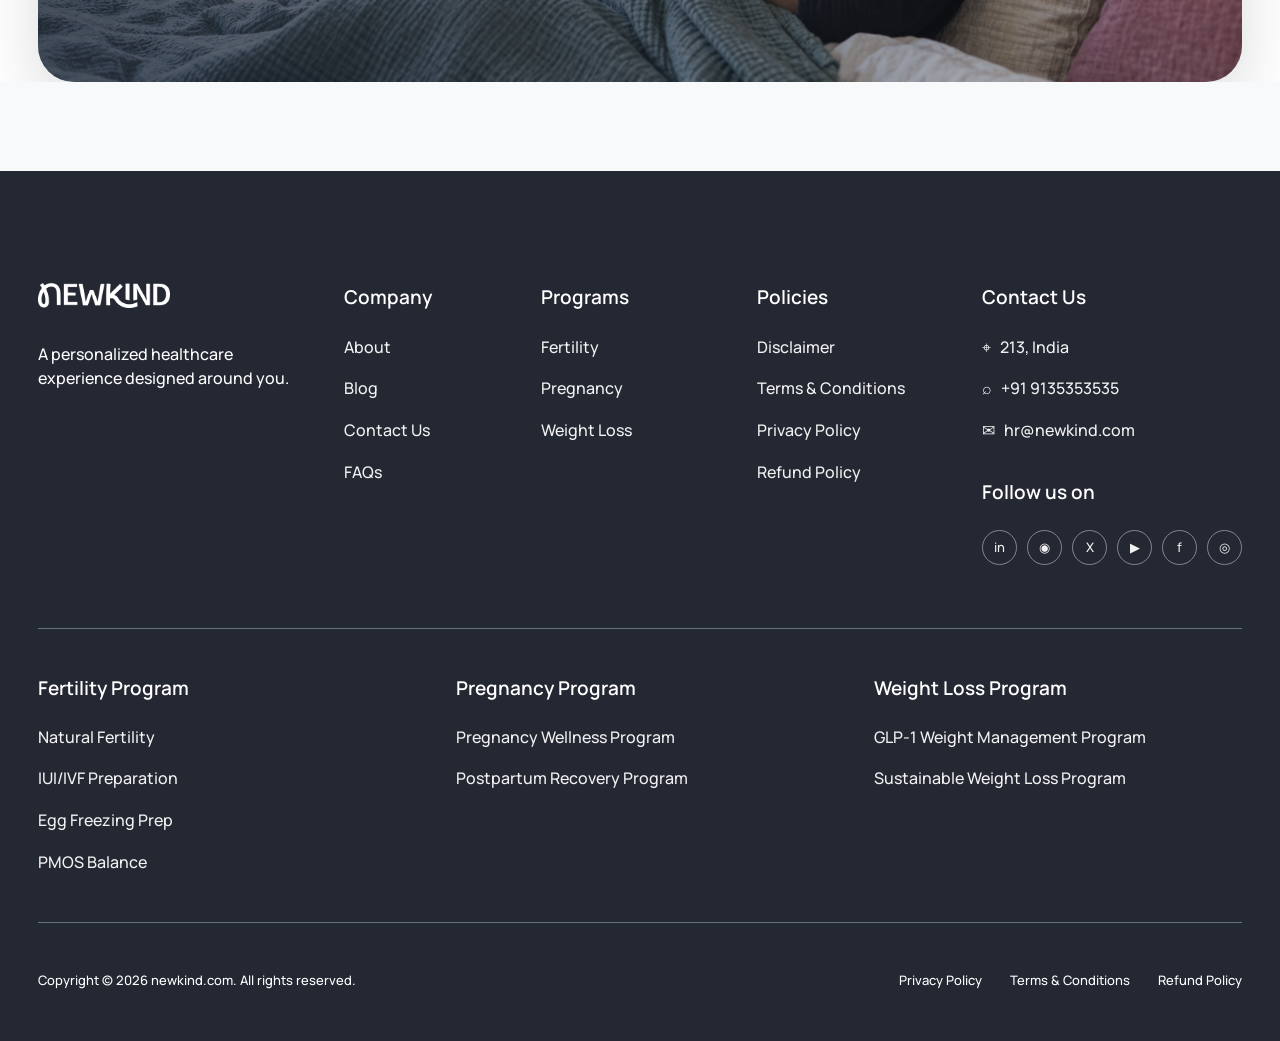
<file: postpartum-recovery.html>
<!doctype html>
<html lang="en">
<head>
  <meta charset="utf-8">
  <meta name="viewport" content="width=device-width, initial-scale=1">
  <meta name="description" content="Personalised nutrition, recovery guidance, gentle movement and emotional wellness support after childbirth.">
  <title>Postpartum Recovery Program | NewKind</title>
  <link rel="stylesheet" href="styles.css">
  <link rel="stylesheet" href="refinements.css">
  <link rel="stylesheet" href="fertility.css">
</head>
<body class="fertility-document">
  <header class="site-header fp-header" id="top">
    <a class="header-logo" href="index.html" aria-label="NewKind home"><img src="assets/newkind-logo.png" alt="NewKind"></a>
    <button class="menu-toggle" type="button" aria-expanded="false" aria-controls="main-nav"><span></span><span></span><span></span></button>
    <nav id="main-nav" aria-label="Postpartum program navigation">
      <a href="#who-is-this-for">Who It’s For</a><a href="#our-approach">Our Approach</a>
      <a href="#good-news">Good News</a><a href="#program-includes">How It Works</a><a href="#care-team">Our Team</a><a href="#faqs">FAQs</a><a class="mobile-call-cta" href="#call-form-dialog" data-open-call>Book discover a call <span class="material-arrow" aria-hidden="true"><svg class="material-symbol-arrow-right-alt" viewBox="0 0 24 24" focusable="false"><path d="m14 7-1.41 1.41L15.17 11H4v2h11.17l-2.58 2.59L14 17l5-5Z"/></svg></span></a>
    </nav>
    <a class="header-cta" href="#call-form-dialog" data-open-call>Book discover a call <span class="material-arrow" aria-hidden="true"><svg class="material-symbol-arrow-right-alt" viewBox="0 0 24 24" focusable="false"><path d="m14 7-1.41 1.41L15.17 11H4v2h11.17l-2.58 2.59L14 17l5-5Z"/></svg></span></a>
  </header>
  <main class="fertility-page">
    <section class="fp-hero" style="background-image:url('assets/programs/postpartum-hero.png')"><div class="fp-hero-content shell"><p class="fp-kicker">POSTPARTUM RECOVERY</p><h1>Your Baby Is Born.<br>Now It's Time to<br>Care for You.</h1><p>The postpartum phase brings physical, hormonal and emotional changes. Get personalised nutrition, recovery guidance, gentle movement and emotional wellness support to help you navigate the transition into motherhood.</p><div class="fp-hero-actions"><a class="btn btn-pink" href="#program-includes">Explore Postpartum Program <span class="material-arrow" aria-hidden="true"><svg class="material-symbol-arrow-right-alt" viewBox="0 0 24 24" focusable="false"><path d="m14 7-1.41 1.41L15.17 11H4v2h11.17l-2.58 2.59L14 17l5-5Z"/></svg></span></a><a class="btn btn-outline" href="#call-form-dialog" data-open-call>Book discover a call <span class="material-arrow" aria-hidden="true"><svg class="material-symbol-arrow-right-alt" viewBox="0 0 24 24" focusable="false"><path d="m14 7-1.41 1.41L15.17 11H4v2h11.17l-2.58 2.59L14 17l5-5Z"/></svg></span></a></div></div></section>
    <section class="fp-stats" aria-label="Postpartum program support"><div class="shell fp-stats-grid"><div><span>MOTHER-FIRST</span><p>Recovery</p></div><div><span>PERSONALISED</span><p>Postpartum care</p></div><div><span>EXPERT-LED</span><p>Support</p></div><div><span>ONGOING</span><p>Care for your recovery journey</p></div></div></section>
    <section class="fp-section fp-audience fp-postpartum-audience" id="who-is-this-for">
      <div class="shell fp-audience-layout">
        <div class="fp-audience-grid">
          <div class="fp-pregnancy-audience-row">
            <div class="fp-pregnancy-audience-copy">
              <h2 class="fp-pregnancy-card-title">Who Is This For?</h2>
              <h3>Because Every New Mother Deserves to Be Cared For</h3>
              <p>Whether you've recently delivered or are navigating the challenges of early motherhood, our program helps you focus on your recovery and wellbeing.</p>
            </div>
            <div class="fp-trust">
              <ul>
                <li>First-time mothers adjusting to life after childbirth.</li>
                <li>Women recovering from normal or C-section delivery.</li>
                <li>Mothers experiencing fatigue, nutritional deficiencies or physical discomfort.</li>
                <li>Women looking to gradually rebuild strength and mobility.</li>
                <li>Mothers experiencing emotional changes, anxiety or postpartum stress.</li>
                <li>Women looking for structured support during the first 40 days and beyond.</li>
              </ul>
            </div>
          </div>
          <div class="fp-pregnancy-audience-row fp-postpartum-approach-row" id="our-approach">
            <div class="fp-pregnancy-audience-copy">
              <h2 class="fp-pregnancy-card-title">Our Approach</h2>
              <h3>Recovery That Goes Beyond the First 40 Days</h3>
              <p>Postpartum recovery is not just about getting back to your previous routine. It's about giving your body and mind the time, care and support they need after childbirth.</p>
            </div>
            <ul class="fp-pregnancy-approach-list">
              <li><span><strong>Physical Recovery:</strong> Support gradual recovery and rebuilding of strength.</span></li>
              <li><span><strong>Postpartum Nutrition:</strong> Focus on nutritional needs, nourishment and energy.</span></li>
              <li><span><strong>Hormonal &amp; Emotional Wellness:</strong> Understand and navigate changes after delivery.</span></li>
              <li><span><strong>Gentle Movement:</strong> Gradually rebuild mobility and strength when medically cleared.</span></li>
              <li><span><strong>Mental Health:</strong> Get support through emotional changes and the transition to motherhood.</span></li>
              <li><span><strong>Lifestyle &amp; Rest:</strong> Build sustainable routines around sleep, recovery and newborn care.</span></li>
            </ul>
          </div>
        </div>
      </div>
    </section>
    <section class="fp-section fp-good-news" id="good-news"><div class="shell fp-section-head fp-section-head-controls"><div><h2>Good news</h2><p>Real Mothers. Real Recovery Journeys.</p></div><div class="carousel-controls"><button data-scroll="good-news" data-direction="-1" type="button" aria-label="Previous story theme"></button><button data-scroll="good-news" data-direction="1" type="button" aria-label="Next story theme"></button></div></div><div class="fp-track shell" data-track="good-news"><article class="fp-news-card"><div class="fp-news-media image-anime"><img src="assets/programs/postpartum-support.png" alt="Postpartum story theme: strength and confidence" loading="lazy"><span>Strength &amp; confidence</span></div><p>Regaining strength and confidence after childbirth.</p></article><article class="fp-news-card"><div class="fp-news-media image-anime"><img src="assets/fertility/how-custom-nutrition-approved.jpg" alt="Postpartum story theme: nutrition" loading="lazy"><span>Nutrition &amp; feeding</span></div><p>Finding a sustainable nutrition routine while breastfeeding.</p></article><article class="fp-news-card"><div class="fp-news-media image-anime"><img src="assets/fertility/how-stress-regulation-approved.jpg" alt="Postpartum story theme: emotional wellbeing" loading="lazy"><span>Emotional wellbeing</span></div><p>Navigating emotional changes after delivery.</p></article><article class="fp-news-card"><div class="fp-news-media image-anime"><img src="assets/fertility/how-fertility-yoga-approved.jpg" alt="Postpartum story theme: gradual movement" loading="lazy"><span>Gradual movement</span></div><p>Returning to movement gradually after a C-section.</p></article><article class="fp-news-card"><div class="fp-news-media image-anime"><img src="assets/programs/postpartum-support.png" alt="Postpartum story theme: motherhood transition" loading="lazy"><span>Motherhood transition</span></div><p>Building confidence in the transition to motherhood.</p></article></div></section>
    <section class="fp-section pregnancy-includes" id="program-includes">
      <div class="shell pregnancy-includes-layout">
        <div class="pregnancy-includes-intro">
          <h2>What Your Program Includes</h2>
          <p>Complete Care for Your Postpartum Recovery</p>
          <a class="btn btn-pink" href="#call-form-dialog" data-open-call>Book discover a call <span class="material-arrow" aria-hidden="true"><svg class="material-symbol-arrow-right-alt" viewBox="0 0 24 24" focusable="false"><path d="m14 7-1.41 1.41L15.17 11H4v2h11.17l-2.58 2.59L14 17l5-5Z"/></svg></span></a>
        </div>
        <div class="pregnancy-includes-timeline">
          <svg class="pregnancy-includes-line" viewBox="0 0 2 1000" preserveAspectRatio="none" aria-hidden="true" focusable="false"><path class="pregnancy-includes-line-track" d="M1 0V1000"></path><path class="pregnancy-includes-line-progress" pathLength="1" d="M1 0V1000"></path></svg>
          <ol class="pregnancy-includes-list">
            <li><div><h3>Postpartum Doctor Consultation</h3><p>Understand your recovery, health concerns and individual needs with appropriate medical guidance after delivery.</p></div></li>
            <li><div><h3>Personalised Nutrition</h3><p>Get nutrition guidance focused on recovery, energy, nutritional needs and breastfeeding requirements where applicable.</p></div></li>
            <li><div><h3>Postpartum Yoga &amp; Movement</h3><p>Gradual, medically appropriate movement to help rebuild mobility, flexibility and strength as your recovery progresses.</p></div></li>
            <li><div><h3>Emotional &amp; Mental Wellness</h3><p>Psychologist-led support to help you navigate emotional changes, stress, motherhood adjustments and postpartum mental health concerns.</p></div></li>
            <li><div><h3>Recovery &amp; Lifestyle Guidance</h3><p>Build sustainable routines around rest, nutrition, self-care and the demands of caring for your newborn.</p></div></li>
            <li><div><h3>Continuous Tracking &amp; Support</h3><p>Stay connected with your care team through regular check-ins, progress monitoring and personalised guidance.</p></div></li>
          </ol>
        </div>
      </div>
    </section>
        <section class="fp-section fp-testimonials"><div class="shell fp-section-head fp-section-head-controls"><div><h2>Doctor Speak</h2><p>Expert Advice for Your Postpartum Journey</p></div><div class="carousel-controls"><button data-scroll="doctor-stories" data-direction="-1" type="button" aria-label="Previous doctor testimonial"></button><button data-scroll="doctor-stories" data-direction="1" type="button" aria-label="Next doctor testimonial"></button></div></div><div class="fp-track shell" data-track="doctor-stories">
      <article class="fp-video-card image-anime"><img src="assets/doctor-testimonial.jpg" alt="Dr. Mukesh Chowdary"><time>0:37</time><div><h3>Dr. Mukesh Chowdary</h3><p>Women’s Health Specialist</p></div></article>
      <article class="fp-video-card image-anime"><img src="assets/care-sandeep.png" alt="Dr. Sandeep Karunakaran"><time>0:42</time><div><h3>Dr. Sandeep Karunakaran</h3><p>Medical Director</p></div></article>
      <article class="fp-video-card image-anime"><img src="assets/care-keerthana.png" alt="Dr. Keerthana Vemula"><time>0:45</time><div><h3>Dr. Keerthana Vemula</h3><p>Reproductive Endocrinologist</p></div></article>
      <article class="fp-video-card image-anime"><img src="assets/care-sanketh.png" alt="Dr. Sanketh Dhumal Satya"><time>0:39</time><div><h3>Dr. Sanketh Dhumal Satya</h3><p>Embryology Specialist</p></div></article>
      <article class="fp-video-card image-anime"><img src="assets/fertility/program-doctor.jpg" alt="Dr. Rohan Mehta"><time>0:36</time><div><h3>Dr. Rohan Mehta</h3><p>Fertility Specialist</p></div></article>
    </div></section>
    <section class="fp-program-video" aria-label="NewKind program introduction">
      <div class="shell"><div class="video-container">
        <iframe src="https://www.youtube.com/embed/5GPW4jtMzuc" title="NewKind Video" loading="lazy" allow="accelerometer; autoplay; clipboard-write; encrypted-media; gyroscope; picture-in-picture; web-share" referrerpolicy="strict-origin-when-cross-origin" allowfullscreen></iframe>
      </div></div>
    </section>
        <section class="fp-section fp-care" id="care-team"><div class="shell fp-section-head fp-section-head-controls"><div><h2>Meet your care team</h2><p>Doctors, nutritionists, movement specialists, counsellors and care coordinators — one team, assigned to you.</p></div><div class="carousel-controls"><button data-scroll="fertility-care" data-direction="-1" type="button" aria-label="Previous care team members"></button><button data-scroll="fertility-care" data-direction="1" type="button" aria-label="Next care team members"></button></div></div><div class="fp-track shell" data-track="fertility-care">
      <article class="fp-care-card"><div class="fp-care-photo image-anime"><img src="assets/care-sandeep.png" alt="Dr. Sandeep Karunakaran"></div><h3>Dr. Sandeep Karunakaran</h3><p>Medical Director</p><p>Reproductive Specialists</p><span>30+ Years of Experience</span></article>
      <article class="fp-care-card"><div class="fp-care-photo image-anime"><img src="assets/care-keerthana.png" alt="Dr. Keerthana Vemula"></div><h3>Dr. Keerthana Vemula</h3><p>Reproductive Endocrinologist</p><p>Reproductive Specialists</p><span>12+ Years of Experience</span></article>
      <article class="fp-care-card"><div class="fp-care-photo image-anime"><img src="assets/care-sanketh.png" alt="Sanketh Dhumal Satya"></div><h3>Sanketh Dhumal Satya</h3><p>Head of Embryology</p><p>Embryologist</p><span>13+ Years of Experience</span></article>
      <article class="fp-care-card"><div class="fp-care-photo image-anime"><img src="assets/doctor-testimonial.jpg" alt="Dr. Mukesh Chowdary"></div><h3>Dr. Mukesh Chowdary</h3><p>Women’s Health Specialist</p><p>Reproductive Specialists</p><span>18+ Years of Experience</span></article>
      <article class="fp-care-card"><div class="fp-care-photo image-anime"><img src="assets/fertility/program-doctor.jpg" alt="Dr. Rohan Mehta"></div><h3>Dr. Rohan Mehta</h3><p>Fertility Specialist</p><p>Reproductive Medicine</p><span>15+ Years of Experience</span></article>
    </div></section>
    <section class="fp-section fp-faq" id="faqs"><div class="shell fp-faq-grid"><div><h2>Postpartum Recovery Program FAQs</h2></div><div class="fp-faq-list"><article class="fp-faq-item"><button type="button" aria-expanded="true">When should I start the Postpartum Recovery Program?<span>⌃</span></button><div class="fp-faq-answer"><p>You can explore the program after childbirth. The appropriate starting point and activities depend on your delivery, recovery and doctor's advice.</p></div></article><article class="fp-faq-item"><button type="button" aria-expanded="false">Is the program suitable after a C-section?<span>⌄</span></button><div class="fp-faq-answer" hidden><p>Yes, the program can be adapted to your recovery needs. Exercise and movement should only begin with appropriate medical clearance.</p></div></article><article class="fp-faq-item"><button type="button" aria-expanded="false">Will the program help with postpartum weight management?<span>⌄</span></button><div class="fp-faq-answer" hidden><p>The focus is on nourishment, recovery and sustainable lifestyle habits. Weight management can be considered gradually when medically appropriate.</p></div></article><article class="fp-faq-item"><button type="button" aria-expanded="false">Does the program support breastfeeding mothers?<span>⌄</span></button><div class="fp-faq-answer" hidden><p>Nutrition guidance can take breastfeeding requirements into account, helping mothers understand their changing nutritional needs.</p></div></article><article class="fp-faq-item"><button type="button" aria-expanded="false">Does it include mental health support?<span>⌄</span></button><div class="fp-faq-answer" hidden><p>Yes. Psychological support can help mothers navigate emotional changes, stress and challenges associated with the transition to motherhood.</p></div></article><article class="fp-faq-item"><button type="button" aria-expanded="false">Is postpartum recovery limited to 40 days?<span>⌄</span></button><div class="fp-faq-answer" hidden><p>No. While the first 40 days are an important recovery period, physical and emotional recovery can continue for several months. Support should adapt to individual needs.</p></div></article></div></div><div class="shell fp-questions-cta"><h2>Ready to talk about your recovery support?</h2><p>Every postpartum situation is different. Speak with our team to understand the programme and whether it may be appropriate for you.</p><a class="btn btn-pink" href="#call-form-dialog" data-open-call>Book discover a call <span class="material-arrow" aria-hidden="true"><svg class="material-symbol-arrow-right-alt" viewBox="0 0 24 24" focusable="false"><path d="m14 7-1.41 1.41L15.17 11H4v2h11.17l-2.58 2.59L14 17l5-5Z"/></svg></span></a></div></section>
    <section class="fp-closing fp-pregnancy-closing fp-postpartum-closing shell" style="background-image:url('assets/programs/postpartum-support.png')">
      <div class="fp-closing-content">
        <p class="fp-kicker">POSTPARTUM RECOVERY</p>
        <h2>You Spend So Much Time Caring for Your Baby. It's Time to Care for Yourself Too.</h2>
        <div class="fp-closing-copy">
          <p>Give your recovery the attention, nourishment and expert support it deserves.</p>
        </div>
        <div class="fp-closing-actions">
          <a class="btn btn-pink" href="#call-form-dialog" data-open-call>Book Your Postpartum Recovery Call <span class="material-arrow" aria-hidden="true"><svg class="material-symbol-arrow-right-alt" viewBox="0 0 24 24" focusable="false"><path d="m14 7-1.41 1.41L15.17 11H4v2h11.17l-2.58 2.59L14 17l5-5Z"/></svg></span></a>
        </div>
      </div>
    </section>
  </main>
  <footer><div class="shell"><div class="footer-top"><div class="footer-brand"><a class="footer-logo" href="index.html#top" aria-label="NewKind home"><img src="assets/newkind-logo.png" alt="NewKind"></a><p>A personalized healthcare<br>experience designed around you.</p></div><div><h2>Company</h2><a href="index.html#about">About</a><a href="index.html#journal">Blog</a><a href="contact.html">Contact Us</a><a href="index.html#faqs">FAQs</a></div><div><h2>Programs</h2><a href="fertility.html#programs">Fertility</a><a href="pregnancy-wellness.html">Pregnancy</a><a href="index.html#programs">Weight Loss</a></div><div><h2>Policies</h2><a href="#">Disclaimer</a><a href="#">Terms &amp; Conditions</a><a href="#">Privacy Policy</a><a href="#">Refund Policy</a></div><div class="footer-contact"><h2>Contact Us</h2><p>⌖&nbsp;&nbsp; 213, India</p><a href="tel:+919135353535">⌕&nbsp;&nbsp; +91 9135353535</a><a href="mailto:hr@newkind.com">✉&nbsp;&nbsp; hr@newkind.com</a><h2>Follow us on</h2><div class="socials"><a href="#" aria-label="LinkedIn">in</a><a href="#" aria-label="WhatsApp">◉</a><a href="#" aria-label="X">X</a><a href="#" aria-label="YouTube">▶</a><a href="#" aria-label="Facebook">f</a><a href="#" aria-label="Instagram">◎</a></div></div></div><div class="footer-programs"><div><h2>Fertility Program</h2><a href="fertility.html#natural-fertility">Natural Fertility</a><a href="fertility.html#iui-ivf">IUI/IVF Preparation</a><a href="fertility.html#egg-freezing">Egg Freezing Prep</a><a href="fertility.html#pmos-balance">PMOS Balance</a></div><div><h2>Pregnancy Program</h2><a href="pregnancy-wellness.html">Pregnancy Wellness Program</a><a href="postpartum-recovery.html">Postpartum Recovery Program</a></div><div><h2>Weight Loss Program</h2><a href="index.html#programs">GLP-1 Weight Management Program</a><a href="index.html#programs">Sustainable Weight Loss Program</a></div></div><div class="copyright">Copyright © 2026 newkind.com. All rights reserved.<span><a href="#">Privacy Policy</a><a href="#">Terms &amp; Conditions</a><a href="#">Refund Policy</a></span></div></div></footer>
  <div class="call-modal" data-call-modal aria-hidden="true" hidden>
    <section class="call-dialog call-form-dialog" id="call-form-dialog" role="dialog" aria-modal="true" aria-labelledby="call-form-title">
      <button class="call-dialog-close" type="button" data-close-call aria-label="Close call request form"></button>
      <p class="call-dialog-eyebrow">DISCOVERY &amp; ASSESSMENT CALL</p>
      <h2 id="call-form-title">Book your call</h2>
      <p class="call-dialog-description">A relaxed conversation with a NewKind expert about your goals, history and support needs. We'll confirm a time within one working day.</p>
      <form class="call-form" data-call-form novalidate>
        <div class="call-field call-field-full"><label for="call-name">Full name</label><input id="call-name" name="name" type="text" autocomplete="name" placeholder="Enter your full name" required></div>
        <div class="call-field"><label for="call-email">Email</label><input id="call-email" name="email" type="email" autocomplete="email" placeholder="Enter your email" required></div>
        <div class="call-field"><label for="call-phone">Phone</label><input id="call-phone" name="phone" type="tel" autocomplete="tel" placeholder="Enter your phone number" required></div>
        <div class="call-field"><label for="call-module">Program module</label><select id="call-module" name="program_module" required><option value="fertility">Fertility</option><option value="pregnancy" selected>Pregnancy</option><option value="weight-loss">Weight Loss</option></select></div>
        <div class="call-field"><label for="call-subprogram">Program subprogram</label><select id="call-subprogram" name="subprogram" required disabled><option value="" selected disabled>Select a program module first</option></select></div>
        <div class="call-field call-field-full"><label for="call-message">Anything you'd like us to know? <span>(optional)</span></label><textarea id="call-message" name="message" rows="4"></textarea></div>
        <div class="call-modal-actions"><button class="call-submit" type="submit">Request my call <span class="material-arrow" aria-hidden="true"><svg class="material-symbol-arrow-right-alt" viewBox="0 0 24 24" focusable="false"><path d="m14 7-1.41 1.41L15.17 11H4v2h11.17l-2.58 2.59L14 17l5-5Z"/></svg></span></button></div>
      </form>
    </section>

    <section class="call-dialog call-success-dialog" id="call-success-dialog" role="dialog" aria-modal="true" aria-labelledby="call-success-title" hidden>
      <button class="call-dialog-close" type="button" data-close-call aria-label="Close confirmation"></button>
      <p class="call-dialog-eyebrow">DISCOVERY &amp; ASSESSMENT CALL</p>
      <div class="call-success-content">
        <div class="call-success-icon" aria-hidden="true">✓</div>
        <h2 id="call-success-title">Thank you.</h2>
        <p>Your request is with our care team. We'll reach out within one working day to schedule your call.</p>
      </div>
      <button class="call-success-close" type="button" data-close-call>Close</button>
    </section>
  </div>
  <script src="script.js"></script>
  <script src="program-pages.js"></script>
</body>
</html>
</file>
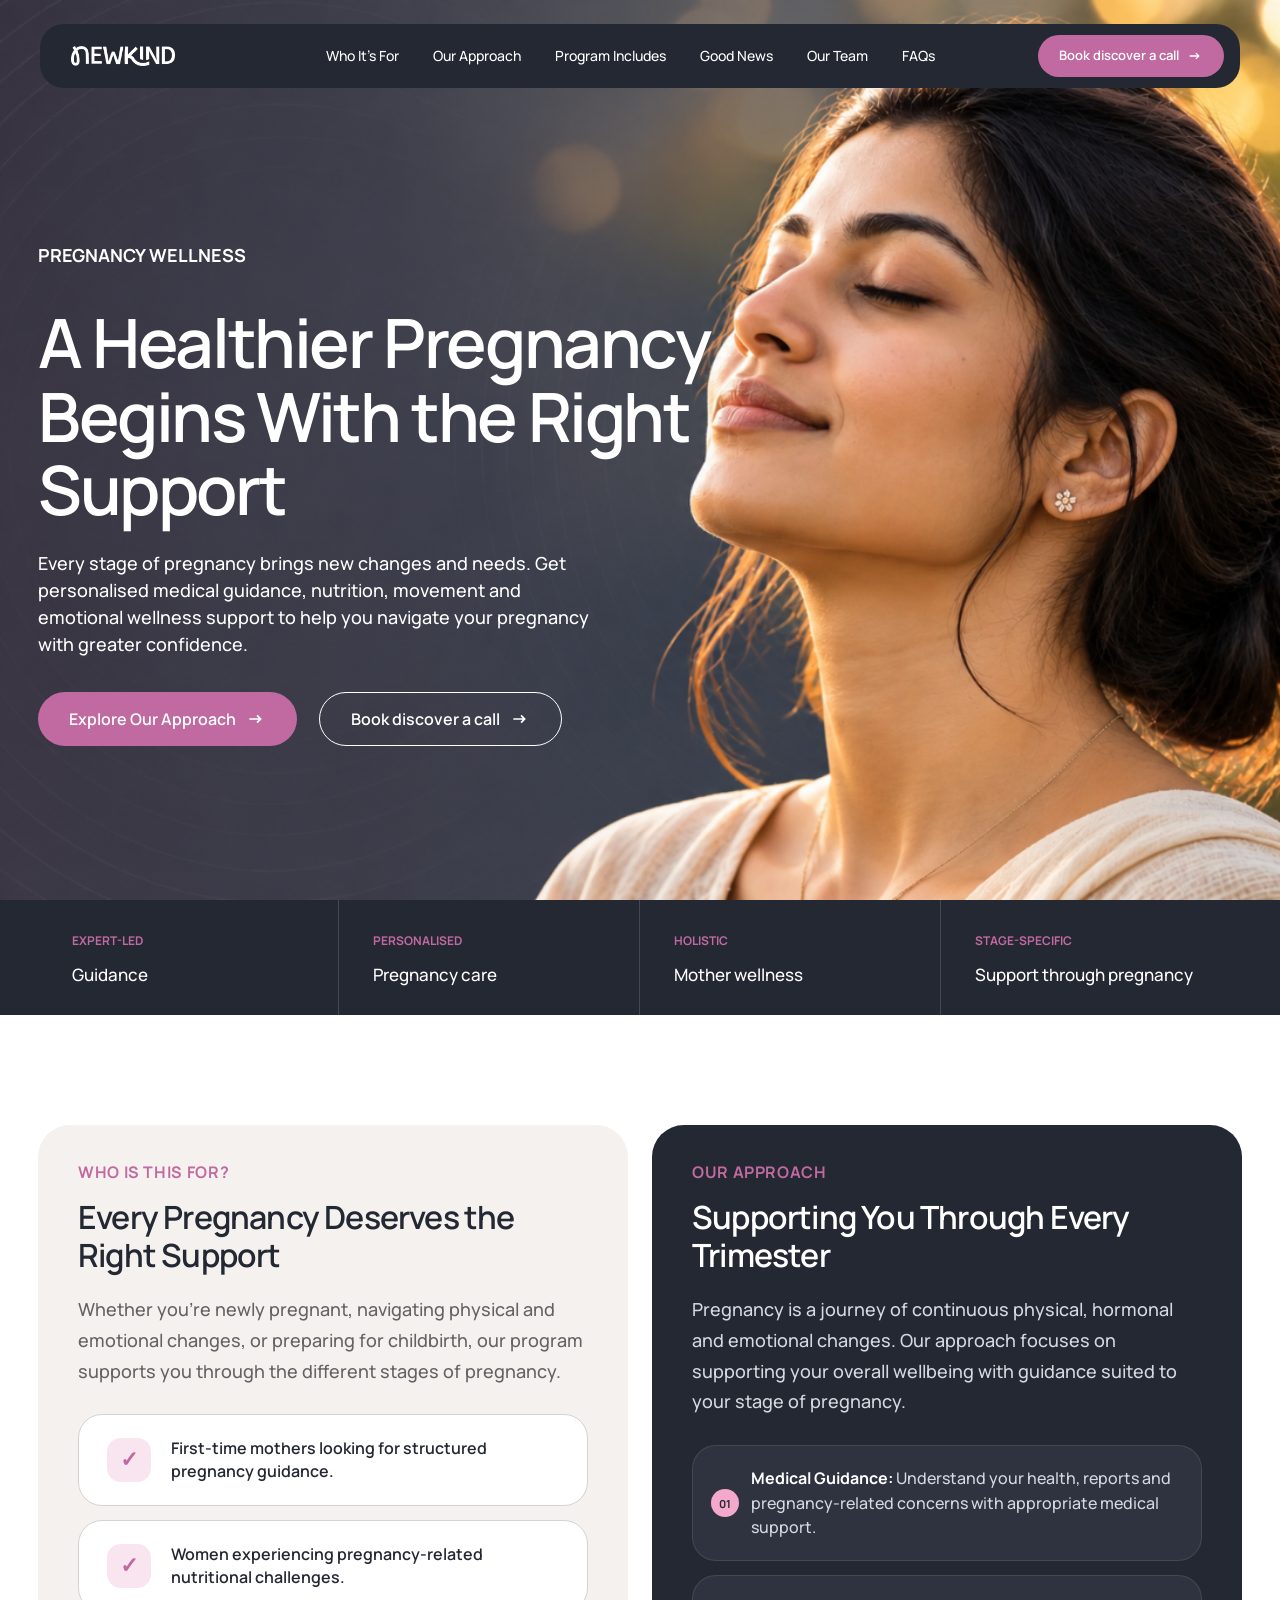
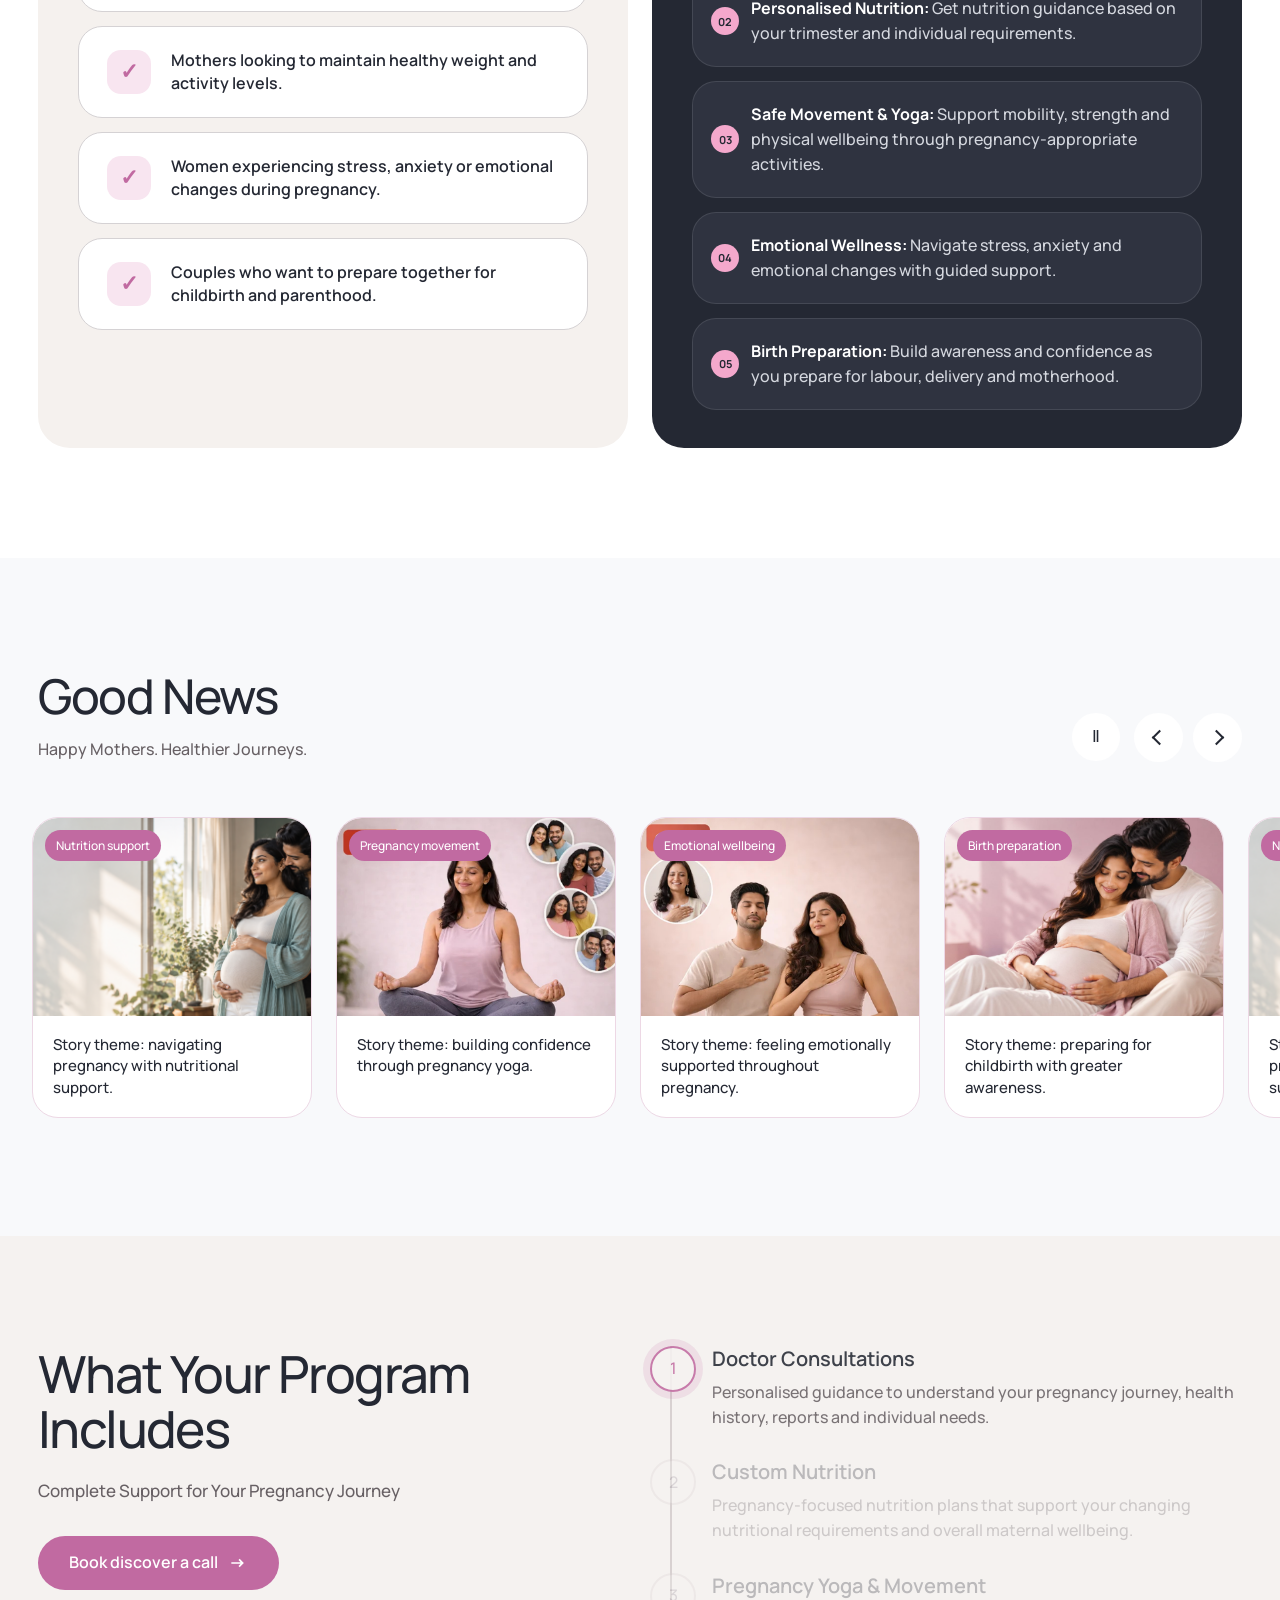
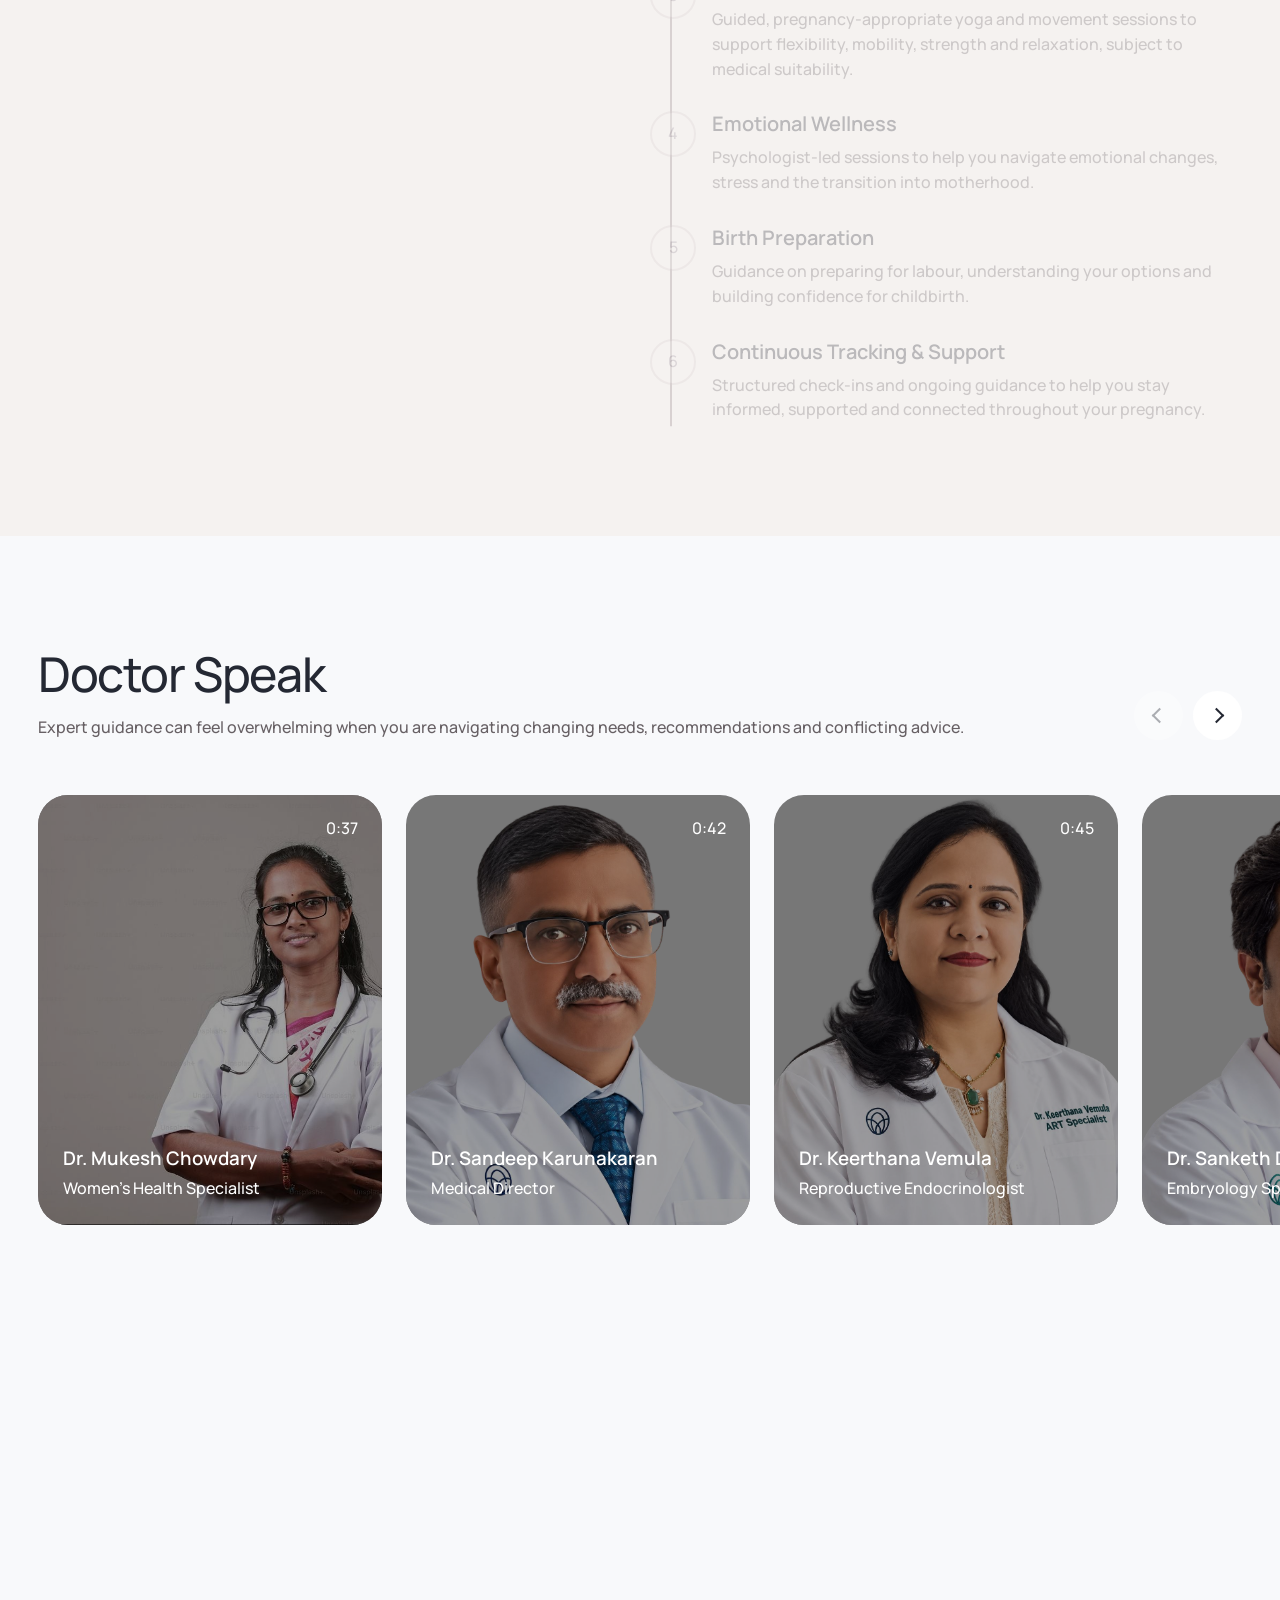
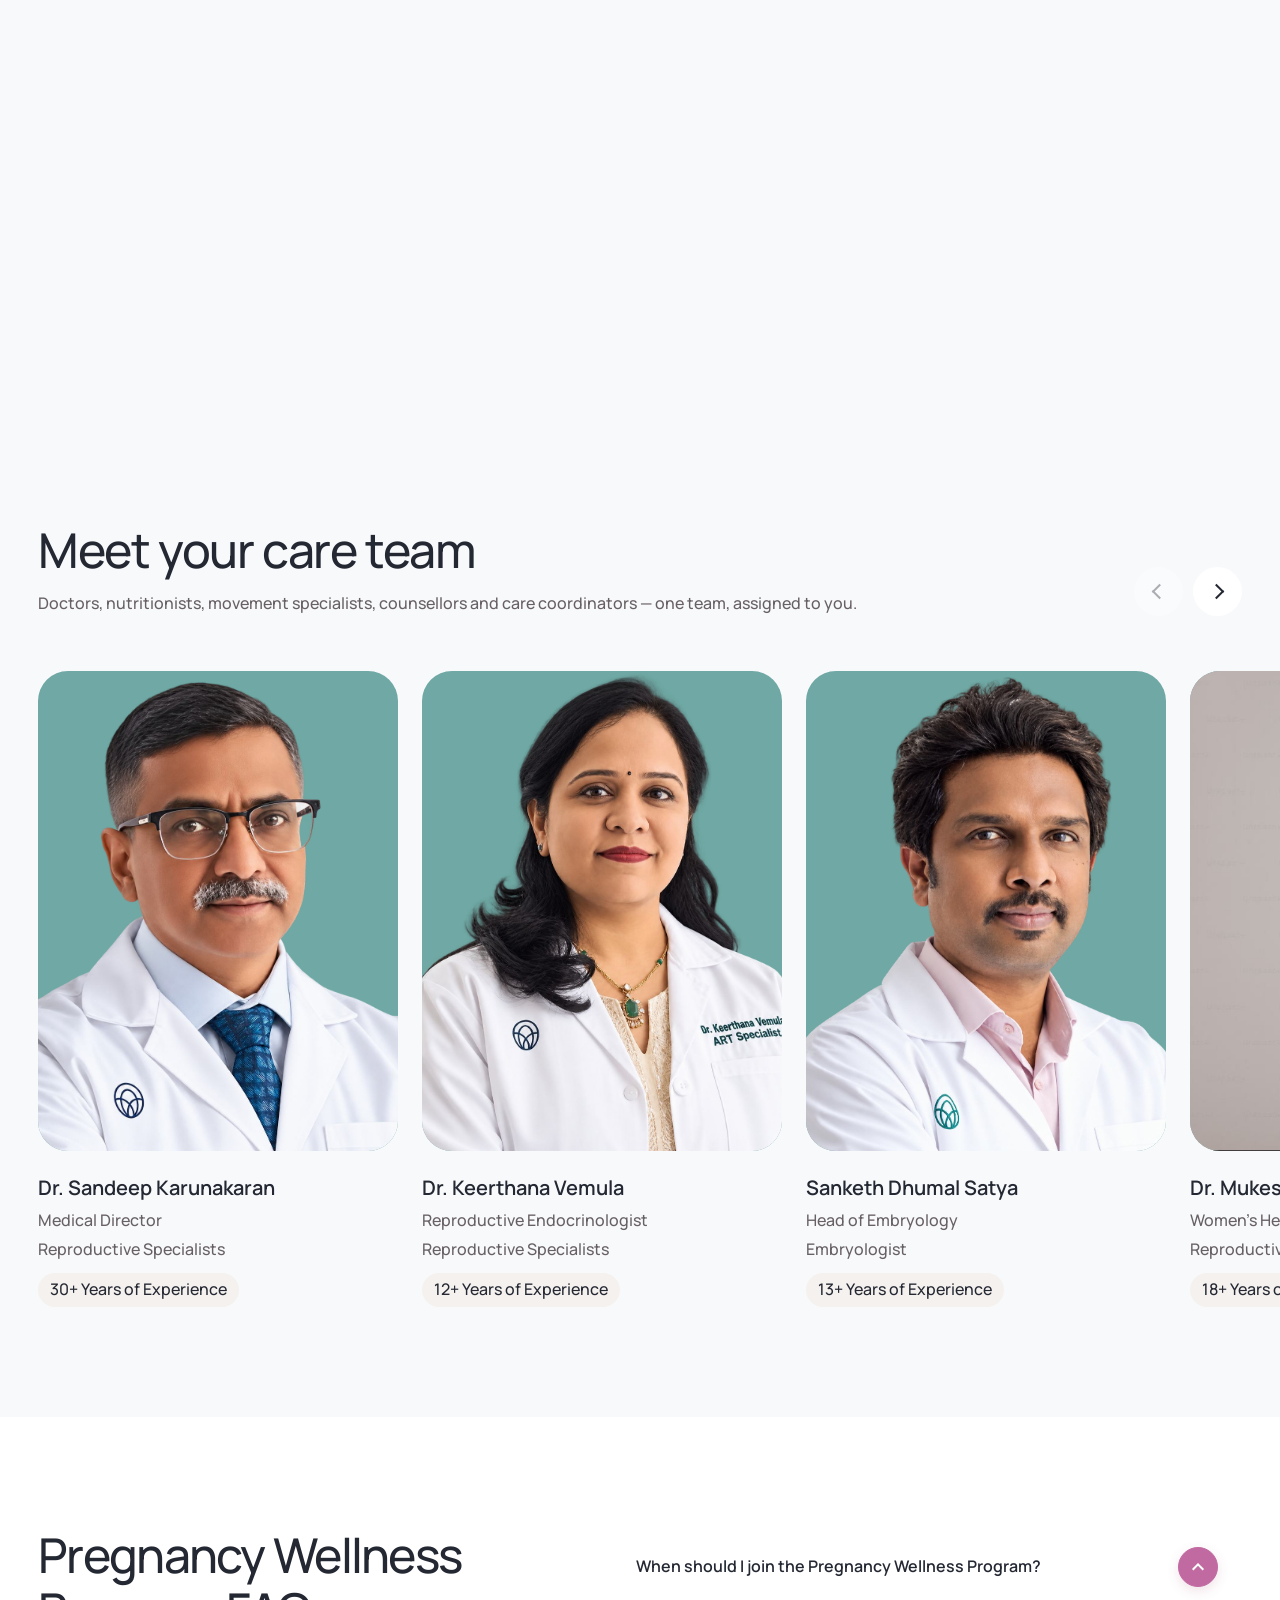
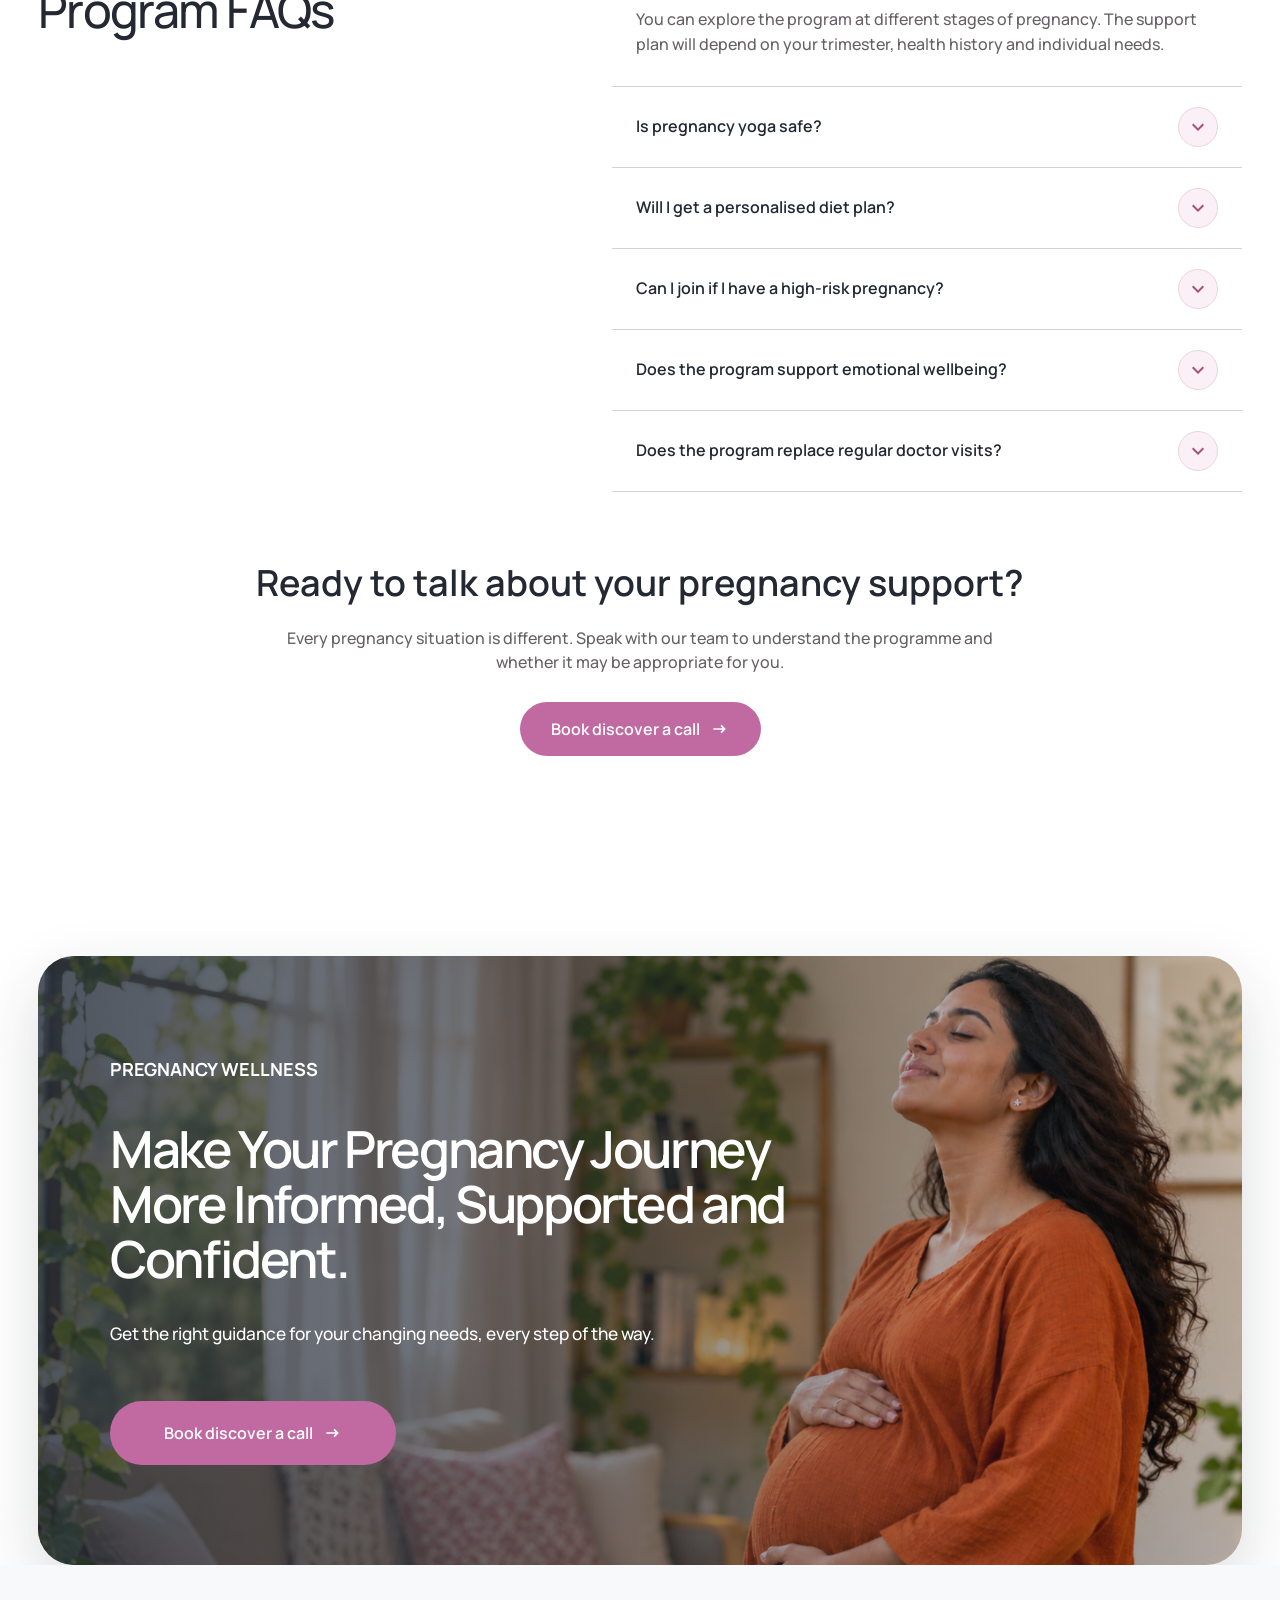
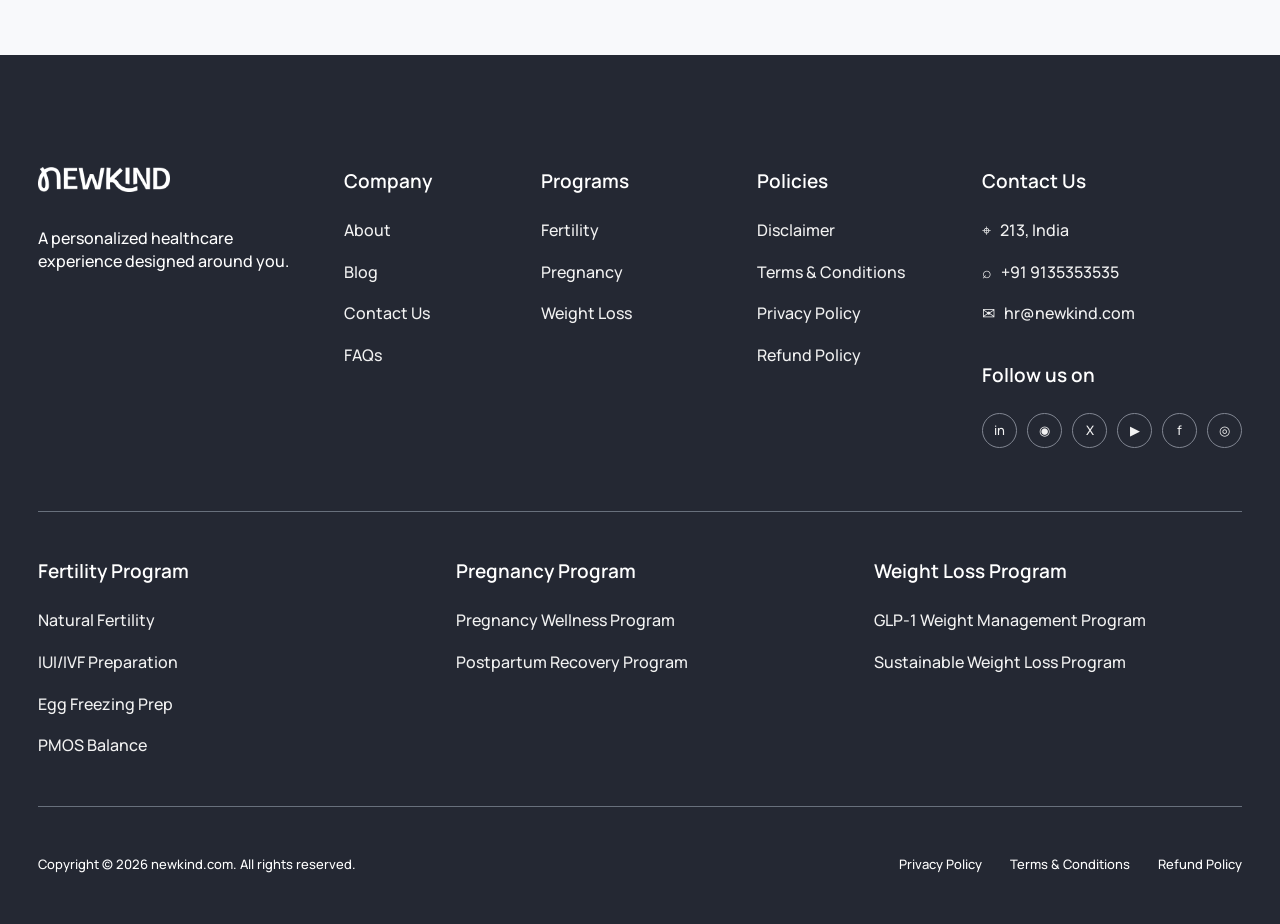
<file: pregnancy-wellness.html>
<!doctype html>
<html lang="en">
<head>
  <meta charset="utf-8">
  <meta name="viewport" content="width=device-width, initial-scale=1">
  <meta name="description" content="Personalised medical guidance, nutrition, movement and emotional wellness support through pregnancy.">
  <title>Pregnancy Wellness Program | NewKind</title>
  <link rel="stylesheet" href="styles.css">
  <link rel="stylesheet" href="refinements.css">
  <link rel="stylesheet" href="fertility.css">
</head>
<body class="fertility-document">
  <header class="site-header fp-header" id="top">
    <a class="header-logo" href="index.html" aria-label="NewKind home"><img src="assets/newkind-logo.png" alt="NewKind"></a>
    <button class="menu-toggle" type="button" aria-expanded="false" aria-controls="main-nav"><span></span><span></span><span></span></button>
    <nav id="main-nav" aria-label="Pregnancy program navigation">
      <a href="#who-is-this-for">Who It’s For</a><a href="#our-approach">Our Approach</a><a href="#program-includes">Program Includes</a><a href="#good-news">Good News</a><a href="#care-team">Our Team</a><a href="#faqs">FAQs</a><a class="mobile-call-cta" href="#call-form-dialog" data-open-call>Book discover a call <span class="material-arrow" aria-hidden="true"><svg class="material-symbol-arrow-right-alt" viewBox="0 0 24 24" focusable="false"><path d="m14 7-1.41 1.41L15.17 11H4v2h11.17l-2.58 2.59L14 17l5-5Z"/></svg></span></a>
    </nav>
    <a class="header-cta" href="#call-form-dialog" data-open-call>Book discover a call <span class="material-arrow" aria-hidden="true"><svg class="material-symbol-arrow-right-alt" viewBox="0 0 24 24" focusable="false"><path d="m14 7-1.41 1.41L15.17 11H4v2h11.17l-2.58 2.59L14 17l5-5Z"/></svg></span></a>
  </header>
  <main class="fertility-page">
    <section class="fp-hero" style="background-image:url('assets/programs/pregnancy-hero-banner.png')"><div class="fp-hero-content shell"><p class="fp-kicker">PREGNANCY WELLNESS</p><h1>A Healthier Pregnancy<br>Begins With the Right<br>Support</h1><p>Every stage of pregnancy brings new changes and needs. Get personalised medical guidance, nutrition, movement and emotional wellness support to help you navigate your pregnancy with greater confidence.</p><div class="fp-hero-actions"><a class="btn btn-pink" href="#our-approach">Explore Our Approach <span class="material-arrow" aria-hidden="true"><svg class="material-symbol-arrow-right-alt" viewBox="0 0 24 24" focusable="false"><path d="m14 7-1.41 1.41L15.17 11H4v2h11.17l-2.58 2.59L14 17l5-5Z"/></svg></span></a><a class="btn btn-outline" href="#call-form-dialog" data-open-call>Book discover a call <span class="material-arrow" aria-hidden="true"><svg class="material-symbol-arrow-right-alt" viewBox="0 0 24 24" focusable="false"><path d="m14 7-1.41 1.41L15.17 11H4v2h11.17l-2.58 2.59L14 17l5-5Z"/></svg></span></a></div></div></section>
    <section class="fp-stats" aria-label="Pregnancy program support"><div class="shell fp-stats-grid"><div><span>EXPERT-LED</span><p>Guidance</p></div><div><span>PERSONALISED</span><p>Pregnancy care</p></div><div><span>HOLISTIC</span><p>Mother wellness</p></div><div><span>STAGE-SPECIFIC</span><p>Support through pregnancy</p></div></div></section>
    <section class="fp-section fp-audience fp-pregnancy-audience" id="who-is-this-for">
      <div class="shell fp-audience-layout">
        <div class="fp-audience-grid">
          <div class="fp-pregnancy-audience-row">
            <div class="fp-pregnancy-audience-copy">
              <h2 class="fp-pregnancy-card-title">Who Is This For?</h2>
              <h3>Every Pregnancy Deserves the Right Support</h3>
              <p>Whether you're newly pregnant, navigating physical and emotional changes, or preparing for childbirth, our program supports you through the different stages of pregnancy.</p>
            </div>
            <div class="fp-trust">
              <ul>
                <li>First-time mothers looking for structured pregnancy guidance.</li>
                <li>Women experiencing pregnancy-related nutritional challenges.</li>
                <li>Mothers looking to maintain healthy weight and activity levels.</li>
                <li>Women experiencing stress, anxiety or emotional changes during pregnancy.</li>
                <li>Couples who want to prepare together for childbirth and parenthood.</li>
              </ul>
            </div>
          </div>
          <div class="fp-pregnancy-audience-row fp-pregnancy-approach-row" id="our-approach">
            <div class="fp-pregnancy-audience-copy">
              <h2 class="fp-pregnancy-card-title">Our Approach</h2>
              <h3>Supporting You Through Every Trimester</h3>
              <p>Pregnancy is a journey of continuous physical, hormonal and emotional changes. Our approach focuses on supporting your overall wellbeing with guidance suited to your stage of pregnancy.</p>
            </div>
            <ul class="fp-pregnancy-approach-list">
              <li><span><strong>Medical Guidance:</strong> Understand your health, reports and pregnancy-related concerns with appropriate medical support.</span></li>
              <li><span><strong>Personalised Nutrition:</strong> Get nutrition guidance based on your trimester and individual requirements.</span></li>
              <li><span><strong>Safe Movement &amp; Yoga:</strong> Support mobility, strength and physical wellbeing through pregnancy-appropriate activities.</span></li>
              <li><span><strong>Emotional Wellness:</strong> Navigate stress, anxiety and emotional changes with guided support.</span></li>
              <li><span><strong>Birth Preparation:</strong> Build awareness and confidence as you prepare for labour, delivery and motherhood.</span></li>
            </ul>
          </div>
        </div>
      </div>
    </section>
    <section class="fp-section fp-good-news" id="good-news"><div class="shell fp-section-head fp-section-head-controls"><div><h2>Good News</h2><p>Happy Mothers. Healthier Journeys.</p></div><div class="carousel-controls"><button data-scroll="good-news" data-direction="-1" type="button" aria-label="Previous story theme"></button><button data-scroll="good-news" data-direction="1" type="button" aria-label="Next story theme"></button></div></div><div class="fp-track shell" data-track="good-news"><article class="fp-news-card"><div class="fp-news-media image-anime"><img src="assets/programs/pregnancy-hero.png" alt="Pregnancy wellness story theme: nutrition support" loading="lazy"><span>Nutrition support</span></div><p>Story theme: navigating pregnancy with nutritional support.</p></article><article class="fp-news-card"><div class="fp-news-media image-anime"><img src="assets/fertility/how-fertility-yoga-approved.jpg" alt="Pregnancy wellness story theme: movement" loading="lazy"><span>Pregnancy movement</span></div><p>Story theme: building confidence through pregnancy yoga.</p></article><article class="fp-news-card"><div class="fp-news-media image-anime"><img src="assets/fertility/how-stress-regulation-approved.jpg" alt="Pregnancy wellness story theme: emotional support" loading="lazy"><span>Emotional wellbeing</span></div><p>Story theme: feeling emotionally supported throughout pregnancy.</p></article><article class="fp-news-card"><div class="fp-news-media image-anime"><img src="assets/program-pregnancy.jpg" alt="Pregnancy wellness story theme: birth preparation" loading="lazy"><span>Birth preparation</span></div><p>Story theme: preparing for childbirth with greater awareness.</p></article></div></section>
    <section class="fp-section pregnancy-includes" id="program-includes">
      <div class="shell pregnancy-includes-layout">
        <div class="pregnancy-includes-intro">
          <h2>What Your Program Includes</h2>
          <p>Complete Support for Your Pregnancy Journey</p>
          <a class="btn btn-pink" href="#call-form-dialog" data-open-call>Book discover a call <span class="material-arrow" aria-hidden="true"><svg class="material-symbol-arrow-right-alt" viewBox="0 0 24 24" focusable="false"><path d="m14 7-1.41 1.41L15.17 11H4v2h11.17l-2.58 2.59L14 17l5-5Z"/></svg></span></a>
        </div>
        <div class="pregnancy-includes-timeline">
          <svg class="pregnancy-includes-line" viewBox="0 0 2 1000" preserveAspectRatio="none" aria-hidden="true" focusable="false"><path class="pregnancy-includes-line-track" d="M1 0V1000"></path><path class="pregnancy-includes-line-progress" pathLength="1" d="M1 0V1000"></path></svg>
          <ol class="pregnancy-includes-list">
            <li><div><h3>Doctor Consultations</h3><p>Personalised guidance to understand your pregnancy journey, health history, reports and individual needs.</p></div></li>
            <li><div><h3>Custom Nutrition</h3><p>Pregnancy-focused nutrition plans that support your changing nutritional requirements and overall maternal wellbeing.</p></div></li>
            <li><div><h3>Pregnancy Yoga &amp; Movement</h3><p>Guided, pregnancy-appropriate yoga and movement sessions to support flexibility, mobility, strength and relaxation, subject to medical suitability.</p></div></li>
            <li><div><h3>Emotional Wellness</h3><p>Psychologist-led sessions to help you navigate emotional changes, stress and the transition into motherhood.</p></div></li>
            <li><div><h3>Birth Preparation</h3><p>Guidance on preparing for labour, understanding your options and building confidence for childbirth.</p></div></li>
            <li><div><h3>Continuous Tracking &amp; Support</h3><p>Structured check-ins and ongoing guidance to help you stay informed, supported and connected throughout your pregnancy.</p></div></li>
          </ol>
        </div>
      </div>
    </section>
        <section class="fp-section fp-testimonials" id="doctor-speak"><div class="shell fp-section-head fp-section-head-controls"><div><h2>Doctor Speak</h2><p>Expert guidance can feel overwhelming when you are navigating changing needs, recommendations and conflicting advice.</p></div><div class="carousel-controls"><button data-scroll="doctor-stories" data-direction="-1" type="button" aria-label="Previous doctor testimonial"></button><button data-scroll="doctor-stories" data-direction="1" type="button" aria-label="Next doctor testimonial"></button></div></div><div class="fp-track shell" data-track="doctor-stories">
      <article class="fp-video-card image-anime"><img src="assets/doctor-testimonial.jpg" alt="Dr. Mukesh Chowdary"><time>0:37</time><div><h3>Dr. Mukesh Chowdary</h3><p>Women’s Health Specialist</p></div></article>
      <article class="fp-video-card image-anime"><img src="assets/care-sandeep.png" alt="Dr. Sandeep Karunakaran"><time>0:42</time><div><h3>Dr. Sandeep Karunakaran</h3><p>Medical Director</p></div></article>
      <article class="fp-video-card image-anime"><img src="assets/care-keerthana.png" alt="Dr. Keerthana Vemula"><time>0:45</time><div><h3>Dr. Keerthana Vemula</h3><p>Reproductive Endocrinologist</p></div></article>
      <article class="fp-video-card image-anime"><img src="assets/care-sanketh.png" alt="Dr. Sanketh Dhumal Satya"><time>0:39</time><div><h3>Dr. Sanketh Dhumal Satya</h3><p>Embryology Specialist</p></div></article>
      <article class="fp-video-card image-anime"><img src="assets/fertility/program-doctor.jpg" alt="Dr. Rohan Mehta"><time>0:36</time><div><h3>Dr. Rohan Mehta</h3><p>Fertility Specialist</p></div></article>
    </div></section>
    <section class="fp-program-video" aria-label="NewKind program introduction">
      <div class="shell"><div class="video-container">
        <iframe src="https://www.youtube.com/embed/5GPW4jtMzuc" title="NewKind Video" loading="lazy" allow="accelerometer; autoplay; clipboard-write; encrypted-media; gyroscope; picture-in-picture; web-share" referrerpolicy="strict-origin-when-cross-origin" allowfullscreen></iframe>
      </div></div>
    </section>
        <section class="fp-section fp-care" id="care-team"><div class="shell fp-section-head fp-section-head-controls"><div><h2>Meet your care team</h2><p>Doctors, nutritionists, movement specialists, counsellors and care coordinators — one team, assigned to you.</p></div><div class="carousel-controls"><button data-scroll="fertility-care" data-direction="-1" type="button" aria-label="Previous care team members"></button><button data-scroll="fertility-care" data-direction="1" type="button" aria-label="Next care team members"></button></div></div><div class="fp-track shell" data-track="fertility-care">
      <article class="fp-care-card"><div class="fp-care-photo image-anime"><img src="assets/care-sandeep.png" alt="Dr. Sandeep Karunakaran"></div><h3>Dr. Sandeep Karunakaran</h3><p>Medical Director</p><p>Reproductive Specialists</p><span>30+ Years of Experience</span></article>
      <article class="fp-care-card"><div class="fp-care-photo image-anime"><img src="assets/care-keerthana.png" alt="Dr. Keerthana Vemula"></div><h3>Dr. Keerthana Vemula</h3><p>Reproductive Endocrinologist</p><p>Reproductive Specialists</p><span>12+ Years of Experience</span></article>
      <article class="fp-care-card"><div class="fp-care-photo image-anime"><img src="assets/care-sanketh.png" alt="Sanketh Dhumal Satya"></div><h3>Sanketh Dhumal Satya</h3><p>Head of Embryology</p><p>Embryologist</p><span>13+ Years of Experience</span></article>
      <article class="fp-care-card"><div class="fp-care-photo image-anime"><img src="assets/doctor-testimonial.jpg" alt="Dr. Mukesh Chowdary"></div><h3>Dr. Mukesh Chowdary</h3><p>Women’s Health Specialist</p><p>Reproductive Specialists</p><span>18+ Years of Experience</span></article>
      <article class="fp-care-card"><div class="fp-care-photo image-anime"><img src="assets/fertility/program-doctor.jpg" alt="Dr. Rohan Mehta"></div><h3>Dr. Rohan Mehta</h3><p>Fertility Specialist</p><p>Reproductive Medicine</p><span>15+ Years of Experience</span></article>
    </div></section>
    <section class="fp-section fp-faq" id="faqs"><div class="shell fp-faq-grid"><div><h2>Pregnancy Wellness Program FAQs</h2></div><div class="fp-faq-list"><article class="fp-faq-item"><button type="button" aria-expanded="true">When should I join the Pregnancy Wellness Program?<span>⌃</span></button><div class="fp-faq-answer"><p>You can explore the program at different stages of pregnancy. The support plan will depend on your trimester, health history and individual needs.</p></div></article><article class="fp-faq-item"><button type="button" aria-expanded="false">Is pregnancy yoga safe?<span>⌄</span></button><div class="fp-faq-answer" hidden><p>Pregnancy-appropriate movement can be included when medically suitable. Activities should be adapted to your pregnancy stage and any medical restrictions.</p></div></article><article class="fp-faq-item"><button type="button" aria-expanded="false">Will I get a personalised diet plan?<span>⌄</span></button><div class="fp-faq-answer" hidden><p>Yes. Nutrition guidance is tailored to your nutritional needs, pregnancy stage and medical considerations.</p></div></article><article class="fp-faq-item"><button type="button" aria-expanded="false">Can I join if I have a high-risk pregnancy?<span>⌄</span></button><div class="fp-faq-answer" hidden><p>You can discuss your circumstances with our team. Your obstetrician's care and recommendations remain the priority, and any additional activities must be approved by your treating doctor.</p></div></article><article class="fp-faq-item"><button type="button" aria-expanded="false">Does the program support emotional wellbeing?<span>⌄</span></button><div class="fp-faq-answer" hidden><p>Yes. The program will include psychological support to help you navigate stress, emotional changes and the transition to motherhood.</p></div></article><article class="fp-faq-item"><button type="button" aria-expanded="false">Does the program replace regular doctor visits?<span>⌄</span></button><div class="fp-faq-answer" hidden><p>No. NewKind complements your regular antenatal care and does not replace your obstetrician, investigations or prescribed treatment.</p></div></article></div></div><div class="shell fp-questions-cta"><h2>Ready to talk about your pregnancy support?</h2><p>Every pregnancy situation is different. Speak with our team to understand the programme and whether it may be appropriate for you.</p><a class="btn btn-pink" href="#call-form-dialog" data-open-call>Book discover a call <span class="material-arrow" aria-hidden="true"><svg class="material-symbol-arrow-right-alt" viewBox="0 0 24 24" focusable="false"><path d="m14 7-1.41 1.41L15.17 11H4v2h11.17l-2.58 2.59L14 17l5-5Z"/></svg></span></a></div></section>
    <section class="fp-closing fp-pregnancy-closing shell" style="background-image:url('assets/programs/pregnancy-closing-cta.png')">
      <div class="fp-closing-content">
        <p class="fp-kicker">PREGNANCY WELLNESS</p>
        <h2>Make Your Pregnancy Journey More Informed, Supported and Confident.</h2>
        <div class="fp-closing-copy">
          <p>Get the right guidance for your changing needs, every step of the way.</p>
        </div>
        <div class="fp-closing-actions">
          <a class="btn btn-pink" href="#call-form-dialog" data-open-call>Book discover a call <span class="material-arrow" aria-hidden="true"><svg class="material-symbol-arrow-right-alt" viewBox="0 0 24 24" focusable="false"><path d="m14 7-1.41 1.41L15.17 11H4v2h11.17l-2.58 2.59L14 17l5-5Z"/></svg></span></a>
        </div>
      </div>
    </section>
  </main>
  <footer><div class="shell"><div class="footer-top"><div class="footer-brand"><a class="footer-logo" href="index.html#top" aria-label="NewKind home"><img src="assets/newkind-logo.png" alt="NewKind"></a><p>A personalized healthcare<br>experience designed around you.</p></div><div><h2>Company</h2><a href="index.html#about">About</a><a href="index.html#journal">Blog</a><a href="contact.html">Contact Us</a><a href="index.html#faqs">FAQs</a></div><div><h2>Programs</h2><a href="fertility.html#programs">Fertility</a><a href="pregnancy-wellness.html">Pregnancy</a><a href="index.html#programs">Weight Loss</a></div><div><h2>Policies</h2><a href="#">Disclaimer</a><a href="#">Terms &amp; Conditions</a><a href="#">Privacy Policy</a><a href="#">Refund Policy</a></div><div class="footer-contact"><h2>Contact Us</h2><p>⌖&nbsp;&nbsp; 213, India</p><a href="tel:+919135353535">⌕&nbsp;&nbsp; +91 9135353535</a><a href="mailto:hr@newkind.com">✉&nbsp;&nbsp; hr@newkind.com</a><h2>Follow us on</h2><div class="socials"><a href="#" aria-label="LinkedIn">in</a><a href="#" aria-label="WhatsApp">◉</a><a href="#" aria-label="X">X</a><a href="#" aria-label="YouTube">▶</a><a href="#" aria-label="Facebook">f</a><a href="#" aria-label="Instagram">◎</a></div></div></div><div class="footer-programs"><div><h2>Fertility Program</h2><a href="fertility.html#natural-fertility">Natural Fertility</a><a href="fertility.html#iui-ivf">IUI/IVF Preparation</a><a href="fertility.html#egg-freezing">Egg Freezing Prep</a><a href="fertility.html#pmos-balance">PMOS Balance</a></div><div><h2>Pregnancy Program</h2><a href="pregnancy-wellness.html">Pregnancy Wellness Program</a><a href="postpartum-recovery.html">Postpartum Recovery Program</a></div><div><h2>Weight Loss Program</h2><a href="index.html#programs">GLP-1 Weight Management Program</a><a href="index.html#programs">Sustainable Weight Loss Program</a></div></div><div class="copyright">Copyright © 2026 newkind.com. All rights reserved.<span><a href="#">Privacy Policy</a><a href="#">Terms &amp; Conditions</a><a href="#">Refund Policy</a></span></div></div></footer>
  <div class="call-modal" data-call-modal aria-hidden="true" hidden>
    <section class="call-dialog call-form-dialog" id="call-form-dialog" role="dialog" aria-modal="true" aria-labelledby="call-form-title">
      <button class="call-dialog-close" type="button" data-close-call aria-label="Close call request form"></button>
      <p class="call-dialog-eyebrow">DISCOVERY &amp; ASSESSMENT CALL</p>
      <h2 id="call-form-title">Book your call</h2>
      <p class="call-dialog-description">A relaxed conversation with a NewKind expert about your goals, history and support needs. We'll confirm a time within one working day.</p>
      <form class="call-form" data-call-form novalidate>
        <div class="call-field call-field-full"><label for="call-name">Full name</label><input id="call-name" name="name" type="text" autocomplete="name" placeholder="Enter your full name" required></div>
        <div class="call-field"><label for="call-email">Email</label><input id="call-email" name="email" type="email" autocomplete="email" placeholder="Enter your email" required></div>
        <div class="call-field"><label for="call-phone">Phone</label><input id="call-phone" name="phone" type="tel" autocomplete="tel" placeholder="Enter your phone number" required></div>
        <div class="call-field"><label for="call-module">Program module</label><select id="call-module" name="program_module" required><option value="fertility">Fertility</option><option value="pregnancy" selected>Pregnancy</option><option value="weight-loss">Weight Loss</option></select></div>
        <div class="call-field"><label for="call-subprogram">Program subprogram</label><select id="call-subprogram" name="subprogram" required disabled><option value="" selected disabled>Select a program module first</option></select></div>
        <div class="call-field call-field-full"><label for="call-message">Anything you'd like us to know? <span>(optional)</span></label><textarea id="call-message" name="message" rows="4"></textarea></div>
        <div class="call-modal-actions"><button class="call-submit" type="submit">Request my call <span class="material-arrow" aria-hidden="true"><svg class="material-symbol-arrow-right-alt" viewBox="0 0 24 24" focusable="false"><path d="m14 7-1.41 1.41L15.17 11H4v2h11.17l-2.58 2.59L14 17l5-5Z"/></svg></span></button></div>
      </form>
    </section>

    <section class="call-dialog call-success-dialog" id="call-success-dialog" role="dialog" aria-modal="true" aria-labelledby="call-success-title" hidden>
      <button class="call-dialog-close" type="button" data-close-call aria-label="Close confirmation"></button>
      <p class="call-dialog-eyebrow">DISCOVERY &amp; ASSESSMENT CALL</p>
      <div class="call-success-content">
        <div class="call-success-icon" aria-hidden="true">✓</div>
        <h2 id="call-success-title">Thank you.</h2>
        <p>Your request is with our care team. We'll reach out within one working day to schedule your call.</p>
      </div>
      <button class="call-success-close" type="button" data-close-call>Close</button>
    </section>
  </div>
  <script src="script.js"></script>
  <script src="program-pages.js"></script>
</body>
</html>
</file>
<file: styles.css>
:root{--ink:#232936;--muted:#69666a;--pink:#cc68a7;--mint:#77b0aa;--paper:#f7f2ee;--wash:#f7f8fa;--line:#e7e0e4;--white:#fff;--shell:1204px}*{box-sizing:border-box}html{scroll-behavior:smooth}body{margin:0;color:var(--ink);font-family:Inter,"Segoe UI",Arial,sans-serif;font-size:16px;line-height:1.48;background:#fff}img{display:block;max-width:100%}a{color:inherit;text-decoration:none}button{font:inherit;color:inherit}.shell{width:min(var(--shell),calc(100% - 48px));margin-inline:auto}.shell-wide{width:min(1324px,calc(100% - 48px));margin-inline:auto}.section{padding:112px 0}.eyebrow{margin:0 0 28px;color:var(--pink);font-size:14px;font-weight:700}.btn{display:inline-flex;align-items:center;justify-content:center;min-height:54px;padding:0 31px;border-radius:999px;font-weight:600}.btn-pink{background:var(--pink);color:#fff}.btn-outline{border:1px solid #fff;color:#fff;background:transparent}.site-header{position:absolute;z-index:20;top:24px;left:50%;transform:translateX(-50%);width:min(1204px,calc(100% - 48px));height:64px;padding:0 16px 0 31px;display:flex;align-items:center;gap:42px;border-radius:24px;background:var(--ink);color:#fff}.wordmark{font-weight:800;font-size:21px;letter-spacing:-1.5px}.site-header nav{display:flex;align-items:center;gap:36px;margin-left:auto}.site-header nav>a,.nav-item>button{padding:10px 0;border:0;background:none;color:#fff;font-size:15px;white-space:nowrap;cursor:pointer}.nav-item{position:relative}.nav-item>button span{margin-left:9px}.dropdown{position:absolute;top:43px;left:-16px;display:none;width:250px;padding:14px;border-radius:16px;background:#fff;color:var(--ink);box-shadow:0 14px 35px rgba(18,21,29,.18)}.dropdown a{display:block;padding:10px 12px;border-radius:8px;font-size:13px}.dropdown a:hover,.dropdown a:focus-visible{background:#f8edf4}.has-menu:focus-within .dropdown,.has-menu:hover .dropdown{display:block}.header-cta{padding:11px 21px;border-radius:999px;background:var(--pink);font-size:13px;font-weight:600;white-space:nowrap}.menu-toggle{display:none;background:none;border:0;width:42px}.menu-toggle span{display:block;height:2px;background:#fff;margin:6px}.hero{position:relative;min-height:1000px;background:url("assets/hero.jpg") center/cover no-repeat;color:#fff}.hero-shade{position:absolute;inset:0;background:linear-gradient(90deg,rgba(44,7,31,.81) 0%,rgba(58,22,43,.48) 38%,rgba(0,0,0,0) 70%)}.hero-content{position:relative;padding-top:308px}.hero .eyebrow{margin-bottom:30px}.eyebrow.light{color:#fff}.hero h1{margin:0 0 24px;font-size:64px;line-height:1.08;letter-spacing:-2.6px;font-weight:500}.hero-copy{font-size:18px;line-height:1.45}.hero-actions{display:flex;align-items:center;gap:24px;margin-top:32px}.video-link{display:flex;align-items:center;gap:12px;font-weight:600}.play-outline{width:54px;height:54px;border-radius:50%;display:grid;place-items:center;background:#fff;color:var(--pink);font-size:25px}.programs{background:var(--wash);padding:117px 0}.program-grid{display:grid;grid-template-columns:repeat(3,1fr);gap:24px}.program-card{display:flex;flex-direction:column;min-height:590px;padding:15px;border:1px solid #f1e8ed;border-radius:30px;background:#fff}.program-card>img{width:100%;height:255px;object-fit:cover;border-radius:28px}.program-body{display:flex;flex-direction:column;flex:1;padding:18px 10px 6px}.program-card h2{margin:0 0 13px;font-size:20px}.program-card p{margin:0 0 12px;color:var(--muted)}.program-card ul{margin:0 0 22px;padding-left:22px;color:var(--muted);line-height:1.9}.program-card li::marker{color:#9bcdc7}.program-card a{margin-top:auto;font-weight:600}.program-card a span{margin-left:12px;font-size:24px}.about{background:var(--paper);padding:112px 0 116px}.about-grid{display:grid;grid-template-columns:1.05fr 1fr;gap:112px;align-items:center}.about-visual{position:relative;padding-bottom:60px}.about-main{width:515px;height:705px;object-fit:cover;border-radius:32px}.about-inset{position:absolute;right:-10px;bottom:0;width:275px;padding:14px;border-radius:31px;background:#fff}.about-inset img{height:270px;width:100%;object-fit:cover;border-radius:20px}.about-copy h2{margin:0 0 26px;font-size:46px;line-height:1.2;letter-spacing:-1.8px;font-weight:500}.about-copy>p:not(.eyebrow){color:var(--muted);margin:0 0 16px}.about-copy .btn{margin-top:27px}.how{padding-bottom:112px;background:#fff}.how-background{height:492px;padding-top:112px;background:linear-gradient(rgba(12,19,25,.55),rgba(12,19,25,.55)),url("assets/how-it-works.jpg") center/cover no-repeat;color:#fff}.how-heading{text-align:center}.how-heading .eyebrow{margin-bottom:25px}.how-heading h2{margin:0 0 18px;font-size:48px;font-weight:400;letter-spacing:-1.5px}.how-heading>p:last-child{font-size:17px}.steps-grid{display:grid;grid-template-columns:repeat(4,1fr);gap:24px;margin-top:-116px}.step{min-height:316px;padding:37px 26px 30px;text-align:center;border:1px solid #efe5eb;border-radius:64px;background:#fff}.step-icon{width:61px;height:61px;margin:0 auto 25px;display:grid;place-items:center;border-radius:50%;background:#f9eaf4;color:var(--pink);font-size:27px}.step h3{margin:0 0 18px;font-size:22px}.step p{margin:0;color:var(--muted);font-size:16px}.why{background:var(--ink);color:#fff;padding:118px 0}.section-heading h2{margin:0 0 20px;font-size:48px;line-height:1.18;letter-spacing:-1.7px;font-weight:500}.section-heading>p:last-child{margin:0;color:var(--muted)}.centered{text-align:center}.inverse>p:last-child{color:#c9c8ca}.why-grid{display:grid;grid-template-columns:1.35fr .95fr 1.35fr;gap:24px;margin-top:67px}.why-column{display:grid;gap:24px}.why-column article{display:flex;flex-direction:column;justify-content:space-between;min-height:211px;padding:25px;border:1px solid #454957;border-radius:31px;background:#303542}.why-column b{color:var(--pink)}.why-column h3{margin:auto 0 12px;font-size:20px}.why-column p{margin:0;color:#ddd;line-height:1.45}.why-grid>img{height:446px;width:100%;object-fit:cover;border-radius:31px}.stories{overflow:hidden;background:var(--paper);padding-bottom:105px}.stories .section-heading{margin-bottom:64px}.story-tabs{display:flex;align-items:center;width:min(707px,calc(100% - 48px));margin:0 auto 30px;padding:6px;border-radius:999px;background:#fff;color:var(--pink)}.story-tabs button{flex:1;height:48px;border:0;border-radius:999px;background:transparent;color:var(--pink);font-weight:600;cursor:pointer}.story-tabs button.active{background:var(--pink);color:#fff}.story-track,.care-track,.news-track{display:flex;gap:24px;overflow-x:auto;scroll-behavior:smooth;scrollbar-width:none;padding-bottom:4px}.story-track::-webkit-scrollbar,.care-track::-webkit-scrollbar,.news-track::-webkit-scrollbar{display:none}.story-intro,.testimonial{position:relative;flex:0 0 336px;height:326px;border-radius:30px;overflow:hidden}.story-intro{padding:28px;background:var(--mint);color:#fff}.story-intro h3{margin:138px 0 20px;font-size:31px;line-height:1.2;font-weight:400}.story-intro p{margin:0}.testimonial img{width:100%;height:100%;object-fit:cover;filter:brightness(.68)}.testimonial .play{position:absolute;top:50%;left:50%;transform:translate(-50%,-50%);width:54px;height:54px;border:0;border-radius:50%;background:#fff;color:#777}.testimonial>div{position:absolute;left:25px;bottom:20px;color:#fff}.testimonial h3,.testimonial p{margin:0}.carousel-controls{display:flex;justify-content:center;gap:10px;margin-top:24px}.carousel-controls button{width:49px;height:49px;border:0;border-radius:50%;background:#fff;font-size:31px;cursor:pointer}.care{overflow:hidden;background:var(--wash)}.care .section-heading{margin-bottom:65px}.care-track{padding-left:max(24px,calc((100vw - 1204px)/2));padding-right:24px}.care-card{flex:0 0 354px}.care-photo{height:470px;border-radius:30px;overflow:hidden;background:var(--mint)}.care-photo img{width:100%;height:100%;object-fit:cover;object-position:center bottom}.care-card h3{margin:22px 0 4px;font-size:20px}.care-card p{margin:0 0 6px;color:var(--muted)}.care-card span{display:inline-block;padding:5px 12px;border-radius:999px;background:#f0ebe7}.news{background:var(--paper);overflow:hidden}.news .section-heading{margin-bottom:64px}.news-track{gap:24px}.news-card{flex:0 0 calc(50% - 12px);min-height:640px;padding:28px;border-radius:31px;background:#fafbfc}.publication{height:58px;font-size:32px;font-family:Georgia,serif;font-weight:700;color:#111}.economic{font-size:34px;letter-spacing:-2px}.hindu{font-size:36px;text-align:left}.news-placeholder{height:355px;border-radius:30px;background:#ccc}.meta{display:flex;justify-content:space-between;gap:15px;margin:28px 0 20px}.meta span{color:var(--pink);font-weight:600}.meta time{color:var(--muted)}.news-card h3{margin:0 0 6px;font-size:23px;line-height:1.25}.news-card p{margin:0 0 25px;color:var(--muted)}.news-card a{color:var(--pink);font-weight:600}.news .carousel-controls button{background:#fff}.journal{background:var(--wash)}.journal-heading{display:flex;justify-content:space-between;align-items:flex-start;margin-bottom:52px}.journal-heading h2{margin:0;font-size:46px;line-height:1.2;font-weight:500;letter-spacing:-1.7px}.journal-heading>a{margin-top:3px;color:var(--pink);font-weight:600}.journal-grid{display:grid;grid-template-columns:repeat(3,1fr);gap:24px}.journal-card{overflow:hidden;border-radius:30px;background:#fff}.journal-card>img{height:248px;width:100%;object-fit:cover}.journal-card>div{position:relative;min-height:294px;padding:27px 24px}.journal-card b{color:var(--pink);font-size:13px}.journal-card h3{margin:16px 0 15px;font-size:20px;line-height:1.35}.journal-card p{margin:0;color:var(--muted)}.journal-card time{position:absolute;left:24px;bottom:25px;font-size:13px}.journal-card a{position:absolute;right:24px;bottom:24px;width:45px;height:45px;display:grid;place-items:center;border-radius:50%;background:var(--pink);color:#fff;font-size:20px}.faqs{padding:116px 0 128px}.faq-grid{display:grid;grid-template-columns:.9fr 1.2fr;gap:120px}.faq-grid h2{margin:0 0 28px;font-size:48px;line-height:1.16;font-weight:500;letter-spacing:-1.7px}.faq-grid>div:first-child>p:last-child{max-width:360px;color:var(--muted)}.accordion button{width:100%;min-height:79px;display:flex;align-items:center;justify-content:space-between;text-align:left;border:0;border-bottom:1px solid #cfcbd0;background:#fff;font-weight:600;cursor:pointer;padding:0 24px}.accordion button span{transition:transform .2s}.accordion button[aria-expanded="true"] span{transform:rotate(180deg)}.final-cta{position:relative;height:595px;margin-bottom:125px;border-radius:31px;overflow:hidden;color:#fff}.final-cta>img{position:absolute;inset:0;width:100%;height:100%;object-fit:cover}.final-overlay{position:absolute;inset:0;background:rgba(35,31,41,.48)}.final-content{position:relative;display:flex;height:100%;align-items:center;justify-content:center;flex-direction:column;text-align:center;padding:40px}.final-content .eyebrow{margin-bottom:25px}.final-content h2{margin:0 0 24px;font-size:54px;line-height:1.18;letter-spacing:-1.6px}.final-content>p:not(.eyebrow){margin:0 0 42px}.final-content .btn{min-width:181px}footer{padding:112px 0 50px;background:var(--ink);color:#fff}.footer-top{display:grid;grid-template-columns:1.45fr .85fr .95fr 1fr 1.2fr;gap:45px}.footer-brand p{margin-top:28px}.footer-top h2,.footer-programs h2{font-size:19px;margin:0 0 24px}.footer-top>div:not(.footer-brand) a,.footer-contact p,.footer-programs a{display:block;margin:0 0 18px;color:#f2f2f2}.footer-contact h2:nth-of-type(2){margin-top:35px}.socials{display:flex;gap:10px}.socials a{width:35px;height:35px;display:grid!important;place-items:center;border:1px solid #818692;border-radius:50%;font-size:13px}.footer-programs{display:grid;grid-template-columns:repeat(3,1fr);gap:50px;margin-top:45px;padding:45px 0 30px;border-top:1px solid #68707c;border-bottom:1px solid #68707c}.copyright{display:flex;justify-content:space-between;padding-top:48px;font-size:13px}.copyright span{display:flex;gap:28px}a:focus-visible,button:focus-visible{outline:3px solid #f9b8df;outline-offset:3px}
@media(max-width:1024px){.site-header{gap:20px}.site-header nav{gap:18px}.site-header nav>a,.nav-item>button{font-size:13px}.header-cta{display:none}.hero{min-height:860px}.hero-content{padding-top:275px}.program-grid{gap:15px}.program-card{min-height:560px}.about-grid{gap:55px}.steps-grid{gap:12px}.step{padding-inline:16px}.why-grid{grid-template-columns:1fr 280px 1fr}.footer-top{grid-template-columns:1.4fr repeat(3,1fr)}.footer-contact{grid-column:2/5}.care-card{flex-basis:310px}}
@media(max-width:760px){.shell,.shell-wide{width:min(100% - 32px,var(--shell))}.section{padding:74px 0}.site-header{top:14px;width:calc(100% - 28px);height:58px;border-radius:20px;padding:0 18px}.site-header .wordmark{margin-right:auto}.menu-toggle{display:block;order:3}.site-header nav{position:absolute;display:none;top:66px;left:0;width:100%;margin:0;padding:18px;border-radius:20px;background:var(--ink);flex-direction:column;align-items:stretch;gap:2px}.site-header nav.open{display:flex}.site-header nav>a,.nav-item>button{width:100%;display:flex;justify-content:space-between;text-align:left;padding:11px 8px}.dropdown{position:static;width:100%;box-shadow:none;background:#303542;color:#fff}.has-menu:hover .dropdown{display:none}.has-menu.open .dropdown{display:block}.hero{min-height:820px;background-position:62% center}.hero-shade{background:linear-gradient(90deg,rgba(48,13,34,.82),rgba(35,19,30,.28))}.hero-content{padding-top:225px}.hero h1{font-size:43px;letter-spacing:-1.7px}.hero-copy{font-size:16px}.desktop-only{display:none}.hero-actions{align-items:flex-start;flex-direction:column}.program-grid{display:flex;overflow-x:auto;scroll-snap-type:x mandatory;padding-bottom:10px}.program-card{flex:0 0 88%;scroll-snap-align:start}.program-card>img{height:220px}.about-grid{grid-template-columns:1fr;gap:45px}.about-main{width:88%;height:520px}.about-inset{width:47%;right:0}.about-inset img{height:200px}.about-copy h2,.section-heading h2,.faq-grid h2,.journal-heading h2{font-size:36px}.how-background{height:405px;padding-top:75px}.how-heading h2{font-size:35px}.steps-grid{display:flex;overflow-x:auto;margin-top:-90px}.step{flex:0 0 82%;min-height:300px}.why-grid{grid-template-columns:1fr}.why-grid>img{order:-1;height:360px}.section-heading h2 br{display:none}.story-tabs{overflow-x:auto;justify-content:flex-start;border-radius:25px}.story-tabs button{flex:0 0 165px}.story-intro,.testimonial{flex-basis:84vw}.care-card{flex-basis:79vw}.care-photo{height:410px}.news-card{flex-basis:86vw;min-height:560px}.news-placeholder{height:270px}.publication,.economic,.hindu{font-size:25px}.journal-heading{display:block}.journal-heading>a{display:inline-block;margin-top:24px}.journal-grid{grid-template-columns:1fr}.faq-grid{grid-template-columns:1fr;gap:42px}.accordion button{padding-inline:5px}.final-cta{height:540px;margin-bottom:76px}.final-content{padding:28px}.final-content h2{font-size:37px}.final-content h2 br{display:none}footer{padding-top:75px}.footer-top{grid-template-columns:1fr 1fr}.footer-brand{grid-column:1/3}.footer-contact{grid-column:1/3}.footer-programs{grid-template-columns:1fr}.copyright{gap:25px;flex-direction:column}.copyright span{gap:15px;flex-wrap:wrap}}
@media(max-width:430px){.hero h1{font-size:39px}.hero{min-height:760px}.program-card{flex-basis:94%}.about-main{height:455px}.about-inset img{height:160px}.how-heading h2{font-size:31px}.how-heading>p:last-child{font-size:15px}.step{flex-basis:91%}.why-grid>img{height:310px}.story-intro,.testimonial{flex-basis:89vw}.care-card{flex-basis:84vw}.care-photo{height:390px}.news-card{flex-basis:91vw;padding:20px}.news-placeholder{height:245px}.meta{font-size:13px}.footer-top{grid-template-columns:1fr}.footer-brand,.footer-contact{grid-column:auto}}
@media(prefers-reduced-motion:reduce){html{scroll-behavior:auto}.story-track,.care-track,.news-track{scroll-behavior:auto}}
</file>
<file: refinements.css>
@font-face{font-family:"Manrope";src:url("assets/fonts/manrope-500.ttf") format("truetype");font-style:normal;font-weight:500;font-display:swap}
@font-face{font-family:"Manrope";src:url("assets/fonts/manrope-600.ttf") format("truetype");font-style:normal;font-weight:600;font-display:swap}
@font-face{font-family:"Manrope";src:url("assets/fonts/manrope-700.ttf") format("truetype");font-style:normal;font-weight:700;font-display:swap}
@font-face{font-family:"Manrope";src:url("assets/fonts/manrope-800.ttf") format("truetype");font-style:normal;font-weight:800;font-display:swap}

:root{
  --color-primary:#242833;
  --color-primary-2:#2f3340;
  --color-secondary-light:#d5d2d4;
  --color-secondary-dark:#676064;
  --color-bg-primary:#f8f9fb;
  --color-bg-secondary:#f5f1ee;
  --color-surface-light:#f5f1ee;
  --color-surface-dark:#2f3340;
  --color-accent-light:#d6a9ca;
  --color-accent:#c16aa1;
  --color-accent-hover:#a95187;
  --color-support-light:#9ac1be;
  --color-support-2:#dfeceb;
  --color-support-dark:#6fa8a4;
  --color-other:#9d8fc9;
  --color-white:#fff;
  --color-black:#000;
  --color-accent-tint:#edd8e5;
  --button-icon-gap:10px;
  --ink:var(--color-primary);
  --muted:var(--color-secondary-dark);
  --pink:var(--color-accent);
  --mint:var(--color-support-dark);
  --paper:var(--color-bg-secondary);
  --wash:var(--color-bg-primary);
  --line:var(--color-secondary-light);
  --white:var(--color-white);
}
.material-symbol-arrow-right-alt{display:block;width:1.25em;height:1.25em;fill:currentColor;stroke:none}
.material-arrow{display:inline-grid;place-items:center;flex:0 0 auto}

html{scroll-behavior:smooth;overflow-x:clip}
body{overflow-x:clip}
body,button,input,select,textarea{font-family:"Manrope","Segoe UI",Arial,sans-serif;font-weight:500}
body{color:var(--color-primary);background:var(--color-white)}
h1,h2,h3,h4,h5,h6,.wordmark{font-family:"Manrope","Segoe UI",Arial,sans-serif;font-weight:600}
.hero h1,.about-copy h2,.how-heading h2,.section-heading h2,.journal-heading h2,.faq-grid h2,.final-content h2{font-weight:500}
.hero-content{max-width:none}
.hero h1{max-width:720px;text-wrap:balance}
.hero-copy{max-width:650px;text-wrap:pretty}
.eyebrow{color:var(--color-accent);font-weight:700}
.site-header,footer,.why{background:var(--color-primary)}
.dropdown{background:var(--color-white);color:var(--color-primary)}
.dropdown a:hover,.dropdown a:focus-visible{background:var(--color-accent-tint)}
.site-header{display:grid;grid-template-columns:1fr auto 1fr;gap:24px;padding-left:16px}
.header-logo{display:flex;align-items:center;justify-self:start;width:104px;margin-left:15px}
.header-logo img{width:100%;height:auto}
.footer-logo{display:inline-flex;width:132px;align-items:center}
.footer-logo img{width:100%;height:auto}
.site-header nav{height:100%;margin-left:0;justify-self:center}
.header-cta{display:inline-flex;align-items:center;justify-content:center;gap:8px;justify-self:end}
.header-cta .material-arrow{width:16px;height:16px}
.header-cta .material-symbol-arrow-right-alt{width:100%;height:100%}
.mobile-call-cta{display:none}
.nav-item{display:flex;align-items:center;align-self:stretch;height:100%}
.nav-parent{display:inline-flex;align-items:center;padding:10px 0;color:var(--color-white);font-size:15px;line-height:1.2;white-space:nowrap}
.submenu-toggle{width:24px;height:38px;display:grid;place-items:center;padding:0;margin:0 0 0 4px;border:0;background:transparent;color:var(--color-white);cursor:pointer}
.submenu-toggle .icon-chevron{width:16px;height:16px;transition:transform 180ms ease}
.nav-item:hover .submenu-toggle .icon-chevron,.nav-item.open .submenu-toggle .icon-chevron,.submenu-toggle[aria-expanded="true"] .icon-chevron{transform:rotate(180deg)}
.dropdown{display:block;top:100%;opacity:0;visibility:hidden;pointer-events:none;transform:translateY(6px);transition:opacity 180ms ease,transform 180ms ease,visibility 180ms}
.has-menu:hover .dropdown,.has-menu:focus-within .dropdown,.has-menu.open .dropdown{opacity:1;visibility:visible;pointer-events:auto;transform:translateY(0)}
.programs,.care,.journal{background:var(--color-bg-primary)}
.about,.stories,.news{background:var(--color-bg-secondary)}
.program-card,.step,.story-tabs,.news-card,.journal-card{background:var(--color-white)}
.program-card{border-color:var(--color-accent-tint);overflow:hidden}
.program-card li::marker{color:var(--color-support-light)}
.about-inset{background:var(--color-white)}
.step{border-color:var(--color-accent-tint)}
.step-icon{background:var(--color-accent-tint);color:var(--color-accent)}
.why-column article{background:var(--color-surface-dark);border-color:#444956}
.story-intro,.care-photo{background:var(--color-support-dark)}
.care-card>span{background:var(--color-bg-secondary)}
.care-card .anim-line,.care-card .anim-line-inner{display:block;padding:0;border-radius:0;background:transparent}
.news-placeholder{background:var(--color-secondary-light)}
.btn-pink,.header-cta,.story-tabs button.active,.journal-action{background:var(--color-accent)}
.btn-pink:hover,.header-cta:hover,.story-tabs button.active:hover,.journal-action:hover{background:var(--color-accent-hover)}
a,.btn,button,img,.program-card,.step,.testimonial,.care-card,.news-card,.journal-card,.why-column article{transition-property:color,background-color,border-color,transform,opacity;transition-duration:220ms;transition-timing-function:cubic-bezier(.2,.7,.3,1)}

.icon{display:block;width:22px;height:22px;flex:0 0 auto;fill:none;stroke:currentColor;stroke-width:1.8;stroke-linecap:round;stroke-linejoin:round}
.icon-play-solid{fill:currentColor;stroke:none}
.nav-item>button{display:inline-flex;align-items:center;justify-content:center;gap:8px;line-height:1.2}
.nav-item>button span{margin:0}
.nav-item>button .icon-chevron{width:16px;height:16px;transition:transform 180ms ease}
.nav-item.open>button .icon-chevron,.nav-item>button[aria-expanded="true"] .icon-chevron{transform:rotate(180deg)}
.play-outline{display:grid;place-items:center}
.play-outline .icon{width:25px;height:25px}
.step-icon .icon{width:29px;height:29px}
.story-tabs button{display:flex;align-items:center;justify-content:center;gap:9px}
.story-tabs button .icon{width:22px;height:22px}
.testimonial .play{display:grid;place-items:center;padding:0}
.testimonial .play .icon{width:26px;height:26px;margin-left:2px}
.accordion button{color:var(--color-primary)}
.accordion button .icon-chevron{width:18px;height:18px;margin-left:18px;transition:transform 180ms ease}
.accordion button[aria-expanded="true"] .icon-chevron{transform:rotate(180deg)}

.carousel-controls button{display:grid;place-items:center;padding:0;line-height:0;font-size:0;color:var(--color-primary);background:var(--color-white)}
.carousel-controls button::before{content:"";width:9px;height:9px;border-top:2px solid currentColor;border-right:2px solid currentColor;transform:translateX(-1px) rotate(45deg)}
.carousel-controls button[data-direction="-1"]::before{transform:translateX(1px) rotate(-135deg)}
.carousel-controls button .icon{display:none}
.carousel-controls button:hover:not(:disabled){background:var(--color-accent);color:var(--color-white)}
.carousel-controls button:disabled{opacity:.36;cursor:not-allowed}

.story-track,.care-track,.news-track{scroll-snap-type:x proximity;overscroll-behavior-inline:contain}
.story-track>* ,.care-track>* ,.news-track>*{scroll-snap-align:start}
.story-track{isolation:isolate;scroll-snap-type:none}
.story-track>.story-intro{position:sticky;left:0;z-index:2}
.story-track>.story-intro:not(.couple-intro):not(.google-intro),.story-track>.testimonial{height:520px}
.story-track>.story-intro:not(.couple-intro):not(.google-intro) h3{margin-top:330px}
.btn,.video-link,.program-card a,.news-card a,.journal-heading>a,.google-intro>a{align-items:center;gap:var(--button-icon-gap)}
.program-card a,.news-card a,.journal-heading>a,.google-intro>a{display:inline-flex}
.btn>span,.program-card a span,.news-card a span,.journal-heading>a span,.google-intro>a span{display:inline-block;margin-left:0;transition:transform 260ms cubic-bezier(.2,.7,.3,1)}
.program-card:hover a,.program-card a:hover,.program-card a:focus-visible{color:var(--color-accent)}
.btn:hover>span,.btn:focus-visible>span,.program-card:hover a span,.program-card a:hover span,.program-card a:focus-visible span,.news-card a:hover span,.news-card a:focus-visible span,.journal-heading>a:hover span,.journal-heading>a:focus-visible span,.google-intro>a:hover span,.google-intro>a:focus-visible span{transform:translateX(8px)}
.care .carousel-wrap{width:min(var(--shell),calc(100% - 48px))}
.care-track{padding-left:0;padding-right:0}
.care-controls{margin-top:34px}

.couple-intro,.google-intro,.story-copy-card,.story-image-card,.review-card{flex:0 0 460px;height:520px;border-radius:30px;overflow:hidden}
.couple-intro,.google-intro{padding:32px 30px;color:var(--color-white)}
.couple-intro{background:var(--color-accent)}
.couple-intro h3,.google-intro h3{margin:190px 0 34px;font-size:38px;line-height:1.22;font-weight:500}
.couple-intro>p:last-child,.google-intro>p{font-size:17px;line-height:1.55}
.story-copy-card,.review-card{position:relative;padding:30px 34px;background:var(--color-bg-primary);border:1px solid var(--color-accent-tint)}
.story-avatar{width:58px;height:58px;border-radius:50%;object-fit:cover}
.story-copy-card>.story-avatar,.review-card>.story-avatar{position:absolute;top:30px;left:34px}
.quote-mark{position:absolute;top:20px;right:40px;color:var(--color-accent);font-size:100px;line-height:1;font-weight:700}
.story-copy-card blockquote,.review-card blockquote{margin:145px 0 0;font-size:20px;line-height:1.48}
.story-card-footer{position:absolute;left:34px;right:34px;bottom:30px}
.story-card-footer h3,.story-card-footer p{margin:0}
.story-card-footer h3{font-size:21px}
.story-card-footer p{margin-top:3px;color:var(--color-secondary-dark)}
.story-image-card{position:relative;color:var(--color-white);background:var(--color-primary)}
.story-image-card::after{content:"";position:absolute;inset:0;background:linear-gradient(180deg,rgba(36,40,51,.05),rgba(36,40,51,.75))}
.story-image-card>img:first-child{width:100%;height:100%;object-fit:cover}
.story-image-card>.story-avatar{position:absolute;z-index:1;top:30px;left:34px;border:2px solid var(--color-white)}
.story-image-card blockquote{position:absolute;z-index:1;left:34px;right:34px;bottom:125px;margin:0;font-size:18px;line-height:1.5}
.story-image-card .story-card-footer{z-index:1}
.story-image-card .story-card-footer p{color:var(--color-white)}
.google-intro{background:#d78a00}
.google-intro>div{display:flex;align-items:center;justify-content:space-between;gap:20px}
.google-intro>div p{margin:0}
.google-intro .review-score{padding:6px 11px;border-radius:8px;background:var(--color-primary);white-space:nowrap}
.google-intro .review-score b{color:var(--color-accent)}
.google-intro h3{margin-top:132px;margin-bottom:32px}
.google-intro>a{margin-top:24px;padding:12px 20px;border:1px solid var(--color-white);border-radius:999px;color:var(--color-white);font-weight:600}
.review-stars{margin-bottom:8px;color:#f5a000;letter-spacing:4px}
.story-copy-card,.story-image-card,.review-card{transition:transform 300ms cubic-bezier(.2,.7,.3,1),border-color 300ms cubic-bezier(.2,.7,.3,1)}
.story-copy-card:hover,.story-copy-card:focus-within,.review-card:hover,.review-card:focus-within{transform:translateY(-4px);border-color:var(--color-accent-light)}
.story-image-card>img:first-child{transition:transform 500ms cubic-bezier(.2,.7,.3,1)}
.story-image-card:hover>img:first-child,.story-image-card:focus-within>img:first-child{transform:scale(1.04)}

.program-card:hover,.step:hover,.news-card:hover,.journal-card:hover,.why-column article:hover{transform:translateY(-3px)}
.testimonial:hover>img,.care-card:hover .care-photo img,.final-cta:hover>img{transform:scale(1.025)}
.care-photo img,.testimonial img,.final-cta>img{transition-duration:500ms}
.care-card:hover h3,.news-card:hover h3,.journal-card:hover h3{color:var(--color-accent-hover)}
.final-content .btn-outline:hover,.final-content .btn-outline:focus-visible{background:var(--color-white);color:var(--color-primary)}

.journal-card>.journal-media{height:248px;min-height:0;padding:0;overflow:hidden}
.journal-media img{width:100%;height:100%;object-fit:cover;transition:transform 500ms cubic-bezier(.2,.7,.3,1)}
.journal-card>div:not(.journal-media){position:relative;min-height:294px;padding:27px 24px}
.journal-action{position:absolute;right:24px;bottom:24px;width:45px;height:45px;display:grid;place-items:center;border-radius:50%;color:var(--color-white);opacity:0;transform:scale(.82);pointer-events:none}
.journal-action .icon{width:20px;height:20px;transform:rotate(-45deg);transform-origin:center;transition:transform 280ms cubic-bezier(.2,.7,.3,1)}
.journal-action:hover .icon,.journal-action:focus-visible .icon{transform:rotate(0deg)}
.journal-card:hover .journal-media img,.journal-card:focus-within .journal-media img{transform:scale(1.045)}
.journal-card:hover .journal-action,.journal-card:focus-within .journal-action{opacity:1;transform:scale(1);pointer-events:auto}

.story-track,.care-track,.news-track{cursor:grab}
.story-track.is-dragging,.care-track.is-dragging,.news-track.is-dragging{cursor:grabbing;scroll-snap-type:none;user-select:none}
.news .carousel-controls button{display:grid;place-items:center;flex:0 0 49px}
.news .carousel-controls button::before{margin:0;transform:translate(0,0) rotate(45deg)}
.news .carousel-controls button[data-direction="-1"]::before{transform:translate(0,0) rotate(-135deg)}

/* Reusable image interaction: keeps each photo's existing dimensions and crop. */
.image-anime{position:relative;overflow:hidden;isolation:isolate}
.image-anime>img:not(.story-avatar){display:block;width:100%;height:100%;object-fit:cover;transition:transform 600ms cubic-bezier(.2,.7,.3,1)}
.image-anime::after{content:"";position:absolute;z-index:2;width:210%;height:0;left:50%;top:50%;background:rgba(255,255,255,.26);transform:translate(-50%,-50%) rotate(-45deg);transition:height 600ms cubic-bezier(.2,.7,.3,1);pointer-events:none}
.image-anime-gradient::before{content:"";position:absolute;inset:0;z-index:1;background:linear-gradient(180deg,rgba(36,40,51,0) 38%,rgba(36,40,51,.34) 100%);pointer-events:none}
.program-media{width:100%;height:255px;border-radius:28px}
.about-main{overflow:hidden}
.about-main>img{width:100%;height:100%;object-fit:cover}
.about-inset-media{height:270px;border-radius:20px}
.about-inset-media>img{height:100%}
.why-media{width:100%;height:446px;border-radius:31px}
.testimonial .play,.testimonial>div,.story-image-card>.story-avatar,.story-image-card blockquote,.story-image-card .story-card-footer{z-index:3}
.story-image-card::before{content:"";position:absolute;inset:0;z-index:1;background:linear-gradient(180deg,rgba(36,40,51,.05),rgba(36,40,51,.75));pointer-events:none}
.story-image-card::after{background:rgba(255,255,255,.26)}
.final-overlay{z-index:1}
.final-content{z-index:3}
.hero-shade{z-index:1}
.hero-content,.how-heading{z-index:3}
.how-heading{position:relative}
.steps-grid{position:relative;z-index:1}

.image-anime:hover::after{height:250%}
.image-anime:hover>img:not(.story-avatar){transform:scale(1.05)}
.journal-card:hover .journal-media::after,.journal-card:focus-within .journal-media::after{height:250%}

.line-measure-word{display:inline;white-space:pre}
.anim-line{display:block;overflow:hidden;padding-bottom:.08em;margin-bottom:-.08em}
.anim-line-inner{display:block;will-change:transform,opacity}
.gsap-active .site-header,.gsap-active .hero-shade,.gsap-active .program-card,.gsap-active .about-main,.gsap-active .about-inset,.gsap-active .step,.gsap-active .why-grid>img,.gsap-active .why-column article,.gsap-active .story-track>*,.gsap-active .care-card,.gsap-active .news-card,.gsap-active .journal-card,.gsap-active .final-cta>img{backface-visibility:hidden}

.reveal{opacity:0;transform:translateY(18px);transition:opacity 520ms cubic-bezier(.2,.7,.3,1),transform 520ms cubic-bezier(.2,.7,.3,1)}
.reveal.is-visible{opacity:1;transform:none}
.reveal[data-reveal-delay="1"]{transition-delay:70ms}
.reveal[data-reveal-delay="2"]{transition-delay:140ms}
.reveal[data-reveal-delay="3"]{transition-delay:210ms}

a:focus-visible,button:focus-visible{outline-color:var(--color-accent-light)}

.socials a{transition:color 220ms cubic-bezier(.2,.7,.3,1),background-color 220ms cubic-bezier(.2,.7,.3,1),border-color 220ms cubic-bezier(.2,.7,.3,1),transform 220ms cubic-bezier(.2,.7,.3,1)}
.socials a:hover,.socials a:focus-visible{color:var(--color-white);background:var(--color-accent);border-color:var(--color-accent);transform:translateY(-4px)}

[hidden]{display:none!important}
body.call-modal-open{overflow:hidden}
.back-to-top{position:fixed;right:max(24px,env(safe-area-inset-right));bottom:max(24px,env(safe-area-inset-bottom));z-index:30;display:grid;place-items:center;width:52px;height:52px;padding:0;border:1px solid rgba(255,255,255,.4);border-radius:50%;background:var(--color-accent);color:var(--color-white);box-shadow:0 8px 24px rgba(36,40,51,.2);cursor:pointer;transition:background-color .2s,transform .2s,box-shadow .2s}
.back-to-top[hidden],.call-modal-open .back-to-top{display:none}
.back-to-top svg{display:block;width:26px;height:26px;fill:currentColor}
.back-to-top:hover{background:var(--color-accent-hover);transform:translateY(-3px);box-shadow:0 10px 28px rgba(36,40,51,.25)}
.back-to-top:focus-visible{outline:3px solid var(--color-primary);outline-offset:4px}
@media(max-width:760px){.back-to-top{right:max(16px,env(safe-area-inset-right));bottom:max(16px,env(safe-area-inset-bottom));width:48px;height:48px}.back-to-top svg{width:24px;height:24px}}
@media(prefers-reduced-motion:reduce){.back-to-top{transition:none}}
.call-modal{position:fixed;inset:0;z-index:1000;display:flex;justify-content:flex-end;align-items:stretch;background:rgba(18,20,27,.58);box-sizing:border-box}
.call-dialog{position:relative;width:min(620px,100%);height:100vh;height:100dvh;max-height:none;overflow-y:auto;overscroll-behavior:contain;padding:48px;border-radius:32px 0 0 32px;background:var(--color-white);box-sizing:border-box;color:var(--color-primary);box-shadow:-24px 0 60px rgba(18,20,27,.24);animation:call-drawer-enter 320ms cubic-bezier(.2,.8,.2,1) both}
@keyframes call-drawer-enter{from{opacity:.5;transform:translateX(100%)}to{opacity:1;transform:translateX(0)}}
.call-dialog-close{position:absolute;top:38px;right:48px;width:58px;height:58px;padding:0;border:1px solid var(--color-accent-tint);border-radius:50%;background:var(--color-white);cursor:pointer}
.call-dialog-close::before,.call-dialog-close::after{content:"";position:absolute;top:50%;left:50%;width:24px;height:3px;border-radius:2px;background:var(--color-secondary-dark)}
.call-dialog-close::before{transform:translate(-50%,-50%) rotate(45deg)}
.call-dialog-close::after{transform:translate(-50%,-50%) rotate(-45deg)}
.call-dialog-close:hover{border-color:var(--color-accent);background:var(--color-accent-tint)}
.call-dialog-eyebrow{margin:10px 92px 38px 0;color:var(--color-accent);font-size:18px;font-weight:700}
.call-dialog h2{margin:0 0 20px;font-size:36px;line-height:1.15;font-weight:600;letter-spacing:-1.5px}
.call-dialog-description{max-width:760px;margin:0 0 38px;color:var(--color-secondary-dark);font-size:18px;line-height:1.55}
.call-form{display:grid;grid-template-columns:repeat(2,minmax(0,1fr));gap:22px}
.call-field{display:flex;flex-direction:column;gap:10px;min-width:0}
.call-field-full{grid-column:1/-1}
.call-field label{font-size:17px;font-weight:600}
.call-field label span{color:var(--color-secondary-dark);font-weight:500}
.call-field input,.call-field select,.call-field textarea{width:100%;border:1px solid var(--color-secondary-light);border-radius:18px;background:var(--color-white);color:var(--color-primary);font:inherit;font-size:16px;box-sizing:border-box;transition:border-color 180ms ease,box-shadow 180ms ease}
.call-field input,.call-field select{height:64px;padding:0 22px}
.call-field select{appearance:none;padding-right:52px;background-image:url("data:image/svg+xml,%3Csvg xmlns='http://www.w3.org/2000/svg' width='16' height='16' viewBox='0 0 24 24' fill='none' stroke='%23565B68' stroke-width='2' stroke-linecap='round' stroke-linejoin='round'%3E%3Cpath d='m6 9 6 6 6-6'/%3E%3C/svg%3E");background-repeat:no-repeat;background-position:right 22px center;background-size:16px}
.call-field textarea{min-height:112px;padding:18px 22px;resize:vertical}
.call-field input::placeholder,.call-field textarea::placeholder{color:var(--color-secondary-dark)}
.call-field input:focus,.call-field select:focus,.call-field textarea:focus{outline:none;border-color:var(--color-accent);box-shadow:0 0 0 3px var(--color-accent-tint)}
.call-modal-actions{position:sticky;bottom:-48px;grid-column:auto;margin:6px -48px -48px;padding:30px 48px 36px;background:var(--color-bg-primary)}
.call-submit{width:100%;min-height:64px;display:inline-flex;align-items:center;justify-content:center;gap:var(--button-icon-gap);padding:0 28px;border:0;border-radius:999px;background:var(--color-accent);color:var(--color-white);font-weight:600;cursor:pointer}
.call-submit:hover{background:var(--color-accent-hover)}
.call-submit span{display:inline-block;transition:transform 260ms cubic-bezier(.2,.7,.3,1)}
.call-submit:hover span,.call-submit:focus-visible span{transform:translateX(8px)}
.call-success-dialog{overflow-y:auto}
.call-success-content{display:flex;align-items:center;flex-direction:column;text-align:center;padding:38px 30px 58px}
.call-success-icon{width:94px;height:94px;display:grid;place-items:center;margin:0 0 42px;border-radius:50%;background:var(--color-accent-tint);color:var(--color-accent);font-size:34px}
.call-success-content h2{margin-bottom:38px;font-size:52px}
.call-success-content p{max-width:680px;margin:0;color:var(--color-secondary-dark);font-size:20px;line-height:1.55}
.call-success-close{width:100%;min-height:64px;border:2px solid var(--color-accent);border-radius:999px;background:var(--color-white);color:var(--color-accent);font-weight:600;cursor:pointer}
.call-success-close:hover{background:var(--color-accent);color:var(--color-white)}

@media(max-width:900px){
  .site-header{display:flex;gap:0;padding:0 18px}
  .header-logo{width:92px;margin:0 auto 0 0}
  .menu-toggle{display:block;order:3}
  .site-header nav{position:absolute;display:none;top:66px;left:0;width:100%;height:auto;margin:0;padding:18px;border-radius:20px;background:var(--color-primary);flex-direction:column;align-items:stretch;gap:2px}
  .site-header nav.open{display:flex}
  .site-header nav>a{width:100%;display:flex;justify-content:space-between;text-align:left;padding:11px 8px}
  .site-header nav>.mobile-call-cta{display:flex;justify-content:center;margin-top:10px;padding:12px 18px;border-radius:999px;background:var(--color-accent);color:var(--color-white)}
  .site-header nav{background:var(--color-primary)}
  .dropdown{background:var(--color-primary-2)}
  .nav-item{display:grid;grid-template-columns:1fr auto;width:100%;height:auto}
  .nav-parent{width:100%;padding:11px 8px;align-items:center}
  .submenu-toggle{width:44px;height:44px;margin:0;padding:0;justify-content:center}
  .dropdown{grid-column:1/-1;position:static;display:none;width:100%;opacity:1;visibility:visible;pointer-events:auto;transform:none;transition:none}
  .has-menu:hover .dropdown,.has-menu:focus-within .dropdown{display:none}
  .has-menu.open .dropdown{display:block}
}

@media(max-width:760px){
  .care .carousel-wrap{width:calc(100% - 32px)}
  .care-card{scroll-snap-align:start}
  .journal-action{opacity:1;transform:none;pointer-events:auto}
  .couple-intro,.google-intro,.story-copy-card,.story-image-card,.review-card{flex-basis:89vw;height:520px}
  .couple-intro h3,.google-intro h3{font-size:32px}
  .program-media{height:220px}
  .about-inset-media{height:200px}
  .why-media{order:-1;height:360px}
  .hero h1{max-width:12ch}
  .hero-copy{max-width:32rem}
  .call-modal{padding:0}
  .call-dialog{width:min(100%,520px);height:100vh;height:100dvh;max-height:none;padding:28px 22px;border-radius:28px 0 0 28px}
  .call-dialog-close{top:20px;right:20px;width:48px;height:48px}
  .call-dialog-close::before,.call-dialog-close::after{width:20px}
  .call-dialog-eyebrow{margin:5px 58px 30px 0;font-size:14px}
  .call-dialog h2{font-size:30px}
  .call-dialog-description{margin-bottom:30px;font-size:16px}
  .call-form{grid-template-columns:1fr;gap:20px}
  .call-field-full{grid-column:auto}
  .call-field input,.call-field select{height:58px}
  .call-modal-actions{grid-column:auto;bottom:-28px;margin:4px -22px -28px;padding:24px 22px 28px}
  .call-submit,.call-success-close{min-height:58px}
  .call-success-content{padding:42px 0 48px}
  .call-success-icon{width:78px;height:78px;margin-bottom:32px}
  .call-success-content h2{margin-bottom:26px;font-size:36px}
  .call-success-content p{font-size:17px}
}

@media(max-width:430px){
  .about-inset-media{height:160px}
  .why-media{height:310px}
}

@media(min-width:1441px){
  .shell,.shell-wide,.site-header{width:min(83.333vw,1600px);max-width:none}
  .care .carousel-wrap{width:min(83.333vw,1600px);max-width:none}
}

@media(min-width:901px) and (max-width:1100px){
  .site-header{gap:12px;padding-left:20px;padding-right:14px}
  .header-logo{width:86px}
  .site-header nav{gap:12px}
  .nav-parent,.site-header nav>a{font-size:12.5px}
  .submenu-toggle{width:18px;margin-left:2px}
  .submenu-toggle .icon-chevron{width:14px;height:14px}
  .header-cta{padding:9px 13px;font-size:12px}
}

@media(prefers-reduced-motion:reduce){
  html{scroll-behavior:auto}
  *,*::before,*::after{scroll-behavior:auto!important;transition-duration:.01ms!important;animation-duration:.01ms!important;animation-iteration-count:1!important}
  .reveal{opacity:1;transform:none}
  .image-anime::after{display:none}
  .image-anime:hover>img:not(.story-avatar),.journal-card:hover .journal-media img,.journal-card:focus-within .journal-media img{transform:none}
}
</file>
<file: home-quiz.css>
.home-quiz-trigger{border:0;font:inherit;cursor:pointer}
.home-quiz-modal{position:fixed;inset:0;z-index:1100;display:flex;align-items:center;justify-content:center;padding:24px;background:rgba(22,25,33,.68);backdrop-filter:blur(7px)}
.home-quiz-modal[hidden]{display:none}
body.home-quiz-open{overflow:hidden}
.home-quiz-open .back-to-top{display:none}
.home-quiz-dialog{position:relative;display:grid;grid-template-columns:minmax(0,1fr) 310px;width:min(1080px,100%);max-height:min(820px,calc(100dvh - 48px));overflow:auto;border:1px solid rgba(255,255,255,.7);border-radius:30px;background:var(--color-white);color:var(--color-primary);box-shadow:0 32px 100px rgba(11,14,20,.32);animation:home-quiz-enter 260ms cubic-bezier(.2,.8,.2,1) both}
@keyframes home-quiz-enter{from{opacity:0;transform:translateY(12px) scale(.99)}to{opacity:1;transform:translateY(0) scale(1)}}
.home-quiz-main{min-width:0;padding:48px 52px 42px}
.home-quiz-close{position:absolute;z-index:2;top:24px;right:24px;width:44px;height:44px;border:1px solid var(--color-accent-tint);border-radius:50%;background:#fff;cursor:pointer}
.home-quiz-close::before,.home-quiz-close::after{position:absolute;top:50%;left:50%;width:18px;height:2px;border-radius:2px;background:var(--color-secondary-dark);content:""}
.home-quiz-close::before{transform:translate(-50%,-50%) rotate(45deg)}
.home-quiz-close::after{transform:translate(-50%,-50%) rotate(-45deg)}
.home-quiz-close:hover{border-color:var(--color-accent);background:var(--color-accent-tint)}
.home-quiz-close:focus-visible,.home-quiz-choice:focus-within,.home-quiz-field select:focus-visible,.home-quiz-actions button:focus-visible{outline:3px solid var(--color-accent);outline-offset:3px}
.home-quiz-eyebrow,.home-quiz-guidance-kicker{margin:0 64px 14px 0;color:var(--color-accent);font-size:12px;font-weight:800;letter-spacing:.11em}
.home-quiz-dialog h2{max-width:620px;margin:0 60px 10px 0;font-size:clamp(28px,3vw,38px);font-weight:600;line-height:1.16;letter-spacing:-1.3px}
.home-quiz-description{max-width:620px;margin:0;color:var(--color-secondary-dark);font-size:15px;line-height:1.6}
.home-quiz-progress{margin:26px 0 28px}
.home-quiz-progress-copy{display:flex;justify-content:space-between;margin-bottom:9px;color:var(--color-secondary-dark);font-size:12px;font-weight:700}
.home-quiz-progress-track{height:6px;overflow:hidden;border-radius:99px;background:#f0e8ed}
.home-quiz-progress-track span{display:block;width:20%;height:100%;border-radius:inherit;background:var(--color-accent);transition:width 220ms ease}
.home-quiz-panel{min-width:0;margin:0;padding:0;border:0}
.home-quiz-panel[hidden]{display:none}
.home-quiz-panel legend{width:100%;margin:0 0 7px;padding:0;font-size:20px;font-weight:700;line-height:1.35}
.home-quiz-hint{margin:0 0 18px;color:var(--color-secondary-dark);font-size:13px;line-height:1.5}
.home-quiz-choice-grid{display:grid;grid-template-columns:repeat(2,minmax(0,1fr));gap:11px}
.home-quiz-programs{grid-template-columns:1fr}
.home-quiz-choice{position:relative;display:flex;min-width:0;min-height:68px;align-items:center;gap:12px;padding:14px 16px;border:1px solid #e8e1e6;border-radius:16px;background:#fff;cursor:pointer;transition:border-color 180ms ease,background-color 180ms ease,box-shadow 180ms ease}
.home-quiz-choice:has(input:checked){border-color:var(--color-accent);background:#fcf7fa;box-shadow:0 0 0 2px rgba(193,106,161,.1)}
.home-quiz-choice input{width:18px;height:18px;flex:0 0 auto;margin:0;accent-color:var(--color-accent)}
.home-quiz-choice>span{display:grid;min-width:0;gap:3px}
.home-quiz-choice strong{font-size:14px;font-weight:700}
.home-quiz-choice small{color:var(--color-secondary-dark);font-size:12px;line-height:1.45}
.home-quiz-choice>svg{width:18px;height:18px;flex:0 0 auto;margin-left:auto;fill:none;stroke:var(--color-accent);stroke-linecap:round;stroke-linejoin:round;stroke-width:1.8}
.home-quiz-field{display:grid;gap:8px;margin:0 0 18px}
.home-quiz-field label{font-size:13px;font-weight:700}
.home-quiz-field select,.home-quiz-field input{width:100%;height:50px;padding:0 14px;border:1px solid var(--color-secondary-light);border-radius:12px;background:#fff;color:var(--color-primary);font:inherit;font-size:13px}
.home-quiz-field select{padding-right:42px;appearance:none;background:#fff url("data:image/svg+xml,%3Csvg xmlns='http://www.w3.org/2000/svg' width='16' height='16' viewBox='0 0 24 24' fill='none' stroke='%23565B68' stroke-width='2' stroke-linecap='round' stroke-linejoin='round'%3E%3Cpath d='m6 9 6 6 6-6'/%3E%3C/svg%3E") no-repeat right 14px center}
.home-quiz-field input::placeholder{color:#969198}
.home-quiz-field select:focus,.home-quiz-field input:focus{outline:none;border-color:var(--color-accent);box-shadow:0 0 0 3px var(--color-accent-tint)}
.home-quiz-contact-fields{display:grid;grid-template-columns:repeat(2,minmax(0,1fr));gap:14px}
.home-quiz-field-full{grid-column:1/-1}
.home-quiz-submit-note{margin:18px 0 0;padding:12px 14px;border-radius:12px;background:var(--color-bg-primary);color:var(--color-secondary-dark);font-size:11px;line-height:1.55}
.home-quiz-choice-list{display:grid;grid-template-columns:repeat(2,minmax(0,1fr));gap:10px}
.home-quiz-choice-stage{min-height:48px;padding:10px 12px;border-radius:12px}
.home-quiz-choice-stage strong{font-size:12px;line-height:1.45}
.home-quiz-choice-goal{min-height:56px;padding:11px 12px}
.home-quiz-choice-goal strong{font-size:12px;line-height:1.4}
.home-quiz-choice-goal input{border-radius:5px}
.home-quiz-result-label{margin:0 0 8px;color:var(--color-accent);font-size:11px;font-weight:800;letter-spacing:.1em}
.home-quiz-result h3{margin:0 0 10px;font-size:23px;line-height:1.25}
.home-quiz-result-copy{margin:0 0 16px;color:var(--color-secondary-dark);font-size:14px;line-height:1.65}
.home-quiz-result-tags{display:flex;flex-wrap:wrap;gap:8px}
.home-quiz-result-tags span{padding:7px 10px;border:1px solid var(--color-accent-tint);border-radius:99px;background:#fcf7fa;color:var(--color-primary);font-size:11px;font-weight:700}
.home-quiz-result-note{margin:18px 0 0;padding:12px 14px;border-radius:12px;background:var(--color-bg-primary);color:var(--color-secondary-dark);font-size:11px;line-height:1.55}
.home-quiz-error{margin:12px 0 0;color:#a5385f;font-size:12px;font-weight:600}
.home-quiz-actions{display:flex;align-items:center;justify-content:space-between;gap:12px;margin-top:24px}
.home-quiz-actions [hidden]{display:none!important}
.home-quiz-actions .btn{min-height:48px;gap:9px;padding:0 20px;font-size:13px}
.home-quiz-next .material-arrow{width:17px;height:17px}
.home-quiz-back{min-height:46px;padding:0 17px;border:1px solid var(--color-accent-tint);border-radius:999px;background:#fff;color:var(--color-primary);font:inherit;font-size:13px;font-weight:700;cursor:pointer}
.home-quiz-back:hover{background:#fcf7fa}
.home-quiz-guidance{display:flex;min-width:0;flex-direction:column;align-items:flex-start;justify-content:center;padding:58px 30px 34px;background:linear-gradient(155deg,#fbf7fa,#f4edf2);border-left:1px solid #f0e8ed}
.home-quiz-guidance-icon{display:grid;width:48px;height:48px;place-items:center;margin-bottom:26px;border-radius:16px;background:#fff;color:var(--color-accent);box-shadow:0 8px 24px rgba(70,43,62,.08)}
.home-quiz-guidance-icon svg{width:25px;height:25px;fill:none;stroke:currentColor;stroke-linecap:round;stroke-linejoin:round;stroke-width:1.7}
.home-quiz-guidance-kicker{margin:0 0 10px;font-size:10px}
.home-quiz-guidance h3{margin:0 0 11px;font-size:19px;font-weight:700;line-height:1.3}
.home-quiz-guidance>p:not(.home-quiz-guidance-kicker){margin:0;color:var(--color-secondary-dark);font-size:13px;line-height:1.65}
.home-quiz-guidance-footnote{margin-top:24px!important;padding-top:16px;border-top:1px solid #e7dce4;color:#746b71!important;font-size:10px!important}

@media(max-width:760px){
  .home-quiz-modal{align-items:flex-start;padding:12px}
  .home-quiz-dialog{grid-template-columns:1fr;width:min(100%,560px);max-height:calc(100dvh - 24px);margin:auto;border-radius:24px}
  .home-quiz-main{padding:32px 22px 26px}
  .home-quiz-close{top:17px;right:17px;width:40px;height:40px}
  .home-quiz-eyebrow{max-width:230px;margin-right:48px;font-size:10px}
  .home-quiz-dialog h2{margin-right:44px;font-size:29px}
  .home-quiz-description{font-size:13px}
  .home-quiz-progress{margin:20px 0 22px}
  .home-quiz-panel legend{font-size:18px}
  .home-quiz-choice-grid,.home-quiz-choice-list{grid-template-columns:1fr}
  .home-quiz-contact-fields{grid-template-columns:1fr}
  .home-quiz-field-full{grid-column:auto}
  .home-quiz-guidance{display:grid;grid-template-columns:42px minmax(0,1fr);column-gap:13px;padding:18px 22px 20px;border-top:1px solid #f0e8ed;border-left:0}
  .home-quiz-guidance-icon{grid-row:1/4;width:42px;height:42px;margin:0;border-radius:14px}
  .home-quiz-guidance-icon svg{width:22px;height:22px}
  .home-quiz-guidance-kicker{align-self:end;margin-bottom:3px!important}
  .home-quiz-guidance h3{margin:0 0 4px;font-size:15px}
  .home-quiz-guidance>p:not(.home-quiz-guidance-kicker){font-size:11px}
  .home-quiz-guidance-footnote{grid-column:2;margin-top:8px!important;padding-top:8px}
}
@media(max-width:380px){
  .home-quiz-main{padding-right:17px;padding-left:17px}
  .home-quiz-guidance{padding-right:17px;padding-left:17px}
  .home-quiz-actions .btn{padding-inline:15px}
}
@media(prefers-reduced-motion:reduce){
  .home-quiz-dialog,.home-quiz-progress-track span,.home-quiz-choice{animation:none;transition:none}
}
</file>
<file: contact.css>
.contact-page .site-header,.contact-page .contact-hero{width:min(1204px,calc(100% - 48px))}
.contact-hero{position:relative;display:flex;align-items:flex-end;min-height:570px;margin:112px auto 0;padding:72px;border-radius:34px;overflow:hidden;background:linear-gradient(90deg,rgba(36,40,51,.42),rgba(36,40,51,.08)),url("assets/contact-hero.png") center 48%/cover no-repeat;color:var(--color-white)}
.contact-hero::before{content:"";position:absolute;inset:0;background:linear-gradient(0deg,rgba(36,40,51,.58),transparent 68%)}
.contact-hero-content{position:relative;z-index:1;max-width:620px}
.contact-hero .eyebrow{display:flex;align-items:center;gap:14px;margin-bottom:20px}
.contact-hero .eyebrow::before{content:"";width:36px;height:2px;flex:0 0 36px;background:currentColor}
.contact-hero h1{margin:0 0 18px;font-size:clamp(54px,7vw,86px);line-height:1.04;letter-spacing:-3px}
.contact-hero-content>p:not(.eyebrow){max-width:580px;margin:0;font-size:18px;line-height:1.6}
.contact-hero-note{display:inline-block;margin-top:24px;font-size:14px;font-weight:700;letter-spacing:.02em}
.contact-section{padding:104px 0 112px}
.contact-layout{display:grid;grid-template-columns:minmax(0,.9fr) minmax(0,1.1fr);align-items:center;gap:80px}
.contact-intro{padding-top:18px}
.contact-intro .eyebrow,.contact-form-card>.eyebrow{margin:0 0 18px}
.contact-intro h2,.contact-form-card h2{margin:0 0 20px;font-size:clamp(32px,3.8vw,46px);line-height:1.18;letter-spacing:-1.6px}
.contact-intro>p:not(.eyebrow){max-width:490px;margin:0;color:var(--color-secondary-dark);font-size:17px;line-height:1.65}
.contact-actions{display:flex;flex-wrap:wrap;gap:14px;margin-top:28px}
.contact-action{display:inline-flex;align-items:center;justify-content:center;gap:10px;text-decoration:none;transition:filter 180ms ease,transform 180ms ease}
.contact-action svg{width:19px;height:19px;flex:0 0 auto;fill:currentColor}
.contact-action:hover{filter:brightness(.96);transform:translateY(-1px)}
.contact-action:focus-visible{outline:3px solid var(--color-primary);outline-offset:3px}
.contact-action-whatsapp{min-height:50px;padding:0 18px;border:1px solid #25d366;border-radius:999px;background:#25d366;color:#fff;font-size:16px;font-weight:600}
.contact-details{display:grid;grid-template-columns:1fr;gap:24px;margin-top:44px}
.contact-detail{display:grid;grid-template-columns:46px minmax(0,1fr);align-items:start;gap:14px}
.contact-detail-icon{display:grid;width:44px;height:44px;place-items:center;border-radius:50%;background:var(--color-accent-tint);color:var(--color-accent);font-size:20px}
.contact-detail h3{margin:0 0 5px;font-size:16px}
.contact-detail p,.contact-detail a{margin:0;color:var(--color-secondary-dark);font-size:14px;line-height:1.55}
.contact-detail a:hover{color:var(--color-accent)}
.contact-form-card{padding:42px;border:1px solid #efe8ec;border-radius:30px;background:var(--color-white);box-shadow:0 20px 60px rgba(36,40,51,.08)}
.contact-form-card h2{margin-bottom:28px;font-size:30px;letter-spacing:-.8px}
.quiz-intro{margin:-10px 0 26px;color:var(--color-secondary-dark);font-size:14px;line-height:1.6}
.contact-form{display:grid;grid-template-columns:repeat(2,minmax(0,1fr));gap:20px}
.program-quiz{grid-template-columns:1fr;gap:0}
.quiz-progress{margin:0 0 28px}
.quiz-progress-copy{display:flex;justify-content:space-between;margin-bottom:9px;color:var(--color-secondary-dark);font-size:13px;font-weight:700}
.quiz-progress-track{height:7px;overflow:hidden;border-radius:99px;background:#f0e8ed}
.quiz-progress-track span{display:block;width:25%;height:100%;border-radius:inherit;background:var(--color-accent);transition:width .25s ease}
.quiz-step{display:grid;grid-template-columns:repeat(2,minmax(0,1fr));gap:18px;margin:0;padding:0;border:0}
.quiz-step[hidden],.quiz-navigation [hidden]{display:none!important}
.quiz-step legend{grid-column:1/-1;width:100%;margin:0 0 4px;padding:0;font-size:20px;font-weight:700;line-height:1.35}
.quiz-question-hint{grid-column:1/-1;margin:-6px 0 0;color:var(--color-secondary-dark);font-size:14px}
.quiz-choice-list{grid-column:1/-1;display:grid;grid-template-columns:repeat(2,minmax(0,1fr));gap:10px}
.quiz-choice{display:flex;min-height:54px;align-items:center;gap:11px;padding:12px 14px;border:1px solid #e7e0e4;border-radius:14px;background:#fff;cursor:pointer;transition:border-color .18s,background .18s}
.quiz-choice:has(input:checked){border-color:var(--color-accent);background:#fbf4f8}
.quiz-choice input{width:17px;height:17px;accent-color:var(--color-accent)}
.quiz-choice span{font-size:14px;line-height:1.4}
.quiz-navigation{grid-column:1/-1;display:flex;justify-content:space-between;gap:14px;margin-top:24px}
.quiz-navigation .btn{gap:var(--button-icon-gap);border:0;font:inherit;cursor:pointer}
.quiz-back{min-height:52px;padding:0 20px;border:1px solid var(--color-accent-tint);border-radius:999px;background:#fff;color:var(--color-primary);font-weight:600;cursor:pointer}
.quiz-privacy-note{margin:16px 0 0;color:var(--color-secondary-dark);font-size:12px;line-height:1.5;text-align:center}
.quiz-error{grid-column:1/-1;margin:0;color:#a5385f;font-size:13px}
.contact-field{display:flex;min-width:0;flex-direction:column;gap:8px}
.contact-field-full{grid-column:1/-1}
.contact-field label{font-size:14px;font-weight:700}
.contact-field label span{color:var(--color-secondary-dark);font-weight:500}
.contact-field input,.contact-field select,.contact-field textarea{width:100%;border:1px solid var(--color-secondary-light);border-radius:14px;background:var(--color-white);color:var(--color-primary);font:inherit;font-size:14px}
.contact-field input,.contact-field select{height:54px;padding:0 16px}
.contact-field select{appearance:none;padding-right:42px;background-image:url("data:image/svg+xml,%3Csvg xmlns='http://www.w3.org/2000/svg' width='16' height='16' viewBox='0 0 24 24' fill='none' stroke='%23565B68' stroke-width='2' stroke-linecap='round' stroke-linejoin='round'%3E%3Cpath d='m6 9 6 6 6-6'/%3E%3C/svg%3E");background-repeat:no-repeat;background-position:right 16px center;background-size:16px}
.contact-field select:disabled{color:#999;background-color:#f8f9fb}
.contact-field textarea{min-height:124px;padding:14px 16px;resize:vertical}
.contact-field input::placeholder,.contact-field textarea::placeholder{color:#969198}
.contact-field input:focus,.contact-field select:focus,.contact-field textarea:focus{outline:none;border-color:var(--color-accent);box-shadow:0 0 0 3px var(--color-accent-tint)}
.contact-form-actions{grid-column:1/-1;display:grid;gap:14px}
.contact-form-actions .btn{width:100%;gap:var(--button-icon-gap);border:0;font:inherit;cursor:pointer}
.contact-form-actions .material-arrow{display:inline-grid;width:19px;height:19px;place-items:center;transition:transform 220ms ease}
.contact-form-actions .btn:hover .material-arrow{transform:translateX(5px)}
.contact-form-actions>p{margin:0;color:var(--color-secondary-dark);font-size:12px;line-height:1.5;text-align:center}
.contact-next{background:#f5f1ee}
.contact-next-grid{display:grid;grid-template-columns:minmax(0,1.05fr) minmax(0,1fr);align-items:center;gap:72px}
.contact-next-copy .eyebrow{margin-bottom:26px}
.contact-next-copy h2{max-width:480px;margin:0 0 20px;font-size:clamp(36px,4vw,48px);line-height:1.15;letter-spacing:-1.6px}
.contact-next-copy>p:not(.eyebrow){margin:0 0 24px;color:var(--color-secondary-dark);font-size:16px}
.contact-next-copy .btn{gap:var(--button-icon-gap)}
.contact-next-copy .material-arrow{display:inline-grid;width:19px;height:19px;place-items:center}
.contact-steps-card{padding:60px 46px;border-radius:30px;background:var(--color-white)}
.contact-steps{display:grid;gap:16px}
.contact-step{position:relative;display:grid;grid-template-columns:44px minmax(0,1fr);align-items:start;gap:32px;min-height:160px}
.contact-step:last-child{min-height:0}
.contact-step:not(:last-child)::after{position:absolute;top:50px;bottom:-8px;left:22px;width:1px;background:var(--color-accent-tint);content:""}
.contact-step:not(:last-child)::before{position:absolute;z-index:1;bottom:-12px;left:18px;border-top:7px solid var(--color-accent);border-right:4px solid transparent;border-left:4px solid transparent;content:""}
.contact-step-icon{position:relative;z-index:2;display:grid;width:44px;height:44px;place-items:center;border-radius:14px;background:var(--color-accent-tint);color:var(--color-accent)}
.contact-step-icon svg{width:18px;height:20px;fill:none;stroke:currentColor;stroke-linecap:round;stroke-linejoin:round;stroke-width:1.8}
.contact-step-number{display:block;margin:2px 0 14px;color:var(--color-accent);font-size:12px;font-weight:700}
.contact-step h3{margin:0 0 12px;font-size:20px}
.contact-step p{max-width:390px;margin:0;color:var(--color-secondary-dark);font-size:15px;line-height:1.55}
.contact-cta{position:relative;display:flex;min-height:640px;align-items:center;margin-top:80px;margin-bottom:100px;padding:72px;border-radius:30px;overflow:hidden;background:url("assets/contact-cta-background.png") center 48%/cover no-repeat;color:var(--color-white)}
.contact-cta::before{position:absolute;inset:0;background:linear-gradient(90deg,rgba(35,41,54,.78),rgba(35,41,54,.42) 58%,rgba(35,41,54,.18));content:""}
.contact-cta-content{position:relative;z-index:1;max-width:790px}
.contact-cta .eyebrow{margin:0 0 24px;color:var(--color-white)}
.contact-cta h2{margin:0 0 20px;font-size:clamp(40px,5vw,58px);line-height:1.14;letter-spacing:-1.8px}
.contact-cta-content>p:not(.eyebrow){max-width:760px;margin:0 0 28px;color:#fff;font-size:17px;line-height:1.6}
.contact-cta .btn{gap:var(--button-icon-gap)}
.contact-cta .material-arrow{display:inline-grid;width:19px;height:19px;place-items:center}
.contact-cta .btn:focus-visible{outline:3px solid #fff;outline-offset:4px}
@media(max-width:1024px){.contact-layout{gap:44px}.contact-form-card{padding:32px}.contact-hero{min-height:520px;padding:56px}.contact-next-grid{gap:40px}.contact-steps-card{padding:48px 36px}}
@media(max-width:900px){.contact-layout{grid-template-columns:1fr;gap:44px}.contact-intro{padding-top:0}.contact-details{max-width:680px}.contact-next-grid{grid-template-columns:1fr;gap:38px}.contact-next-copy h2{max-width:600px}.contact-steps-card{width:100%}}
@media(max-width:760px){.contact-page .site-header,.contact-page .contact-hero{width:calc(100% - 32px)}.contact-hero{min-height:530px;margin-top:100px;padding:36px 28px;border-radius:26px;background-position:58% center}.contact-hero h1{font-size:56px;letter-spacing:-2px}.contact-hero-content>p:not(.eyebrow){font-size:16px}.contact-section{padding:76px 0}.contact-intro h2{font-size:36px}.contact-details{gap:20px;margin-top:32px}.contact-form-card{padding:30px 24px;border-radius:24px}.contact-form-card h2{font-size:26px}.contact-next-grid{gap:32px}.contact-steps-card{padding:38px 28px;border-radius:24px}.contact-step{gap:20px;min-height:140px}.contact-step h3{font-size:19px}.contact-cta{min-height:540px;margin-top:0;margin-bottom:72px;padding:54px 36px;background-position:60% center}.contact-cta h2{font-size:42px}}
@media(max-width:480px){.contact-hero{min-height:500px;padding:30px 24px}.contact-hero h1{font-size:48px}.contact-details{grid-template-columns:1fr}.contact-form{grid-template-columns:1fr;gap:18px}.quiz-step{grid-template-columns:1fr;gap:16px}.quiz-step legend,.quiz-question-hint,.quiz-choice-list{grid-column:auto}.quiz-choice-list{grid-template-columns:1fr}.quiz-navigation{gap:10px}.quiz-navigation .btn{padding-inline:20px}.contact-field-full{grid-column:auto}.contact-form-actions{grid-column:auto}.contact-form-card{padding:28px 20px}.contact-cta{min-height:500px;padding:42px 26px}.contact-cta h2{font-size:36px}.contact-cta-content>p:not(.eyebrow){font-size:16px}}
@media(prefers-reduced-motion:reduce){.contact-action,.contact-form-actions .material-arrow{transition:none}}
@media(min-width:1441px){.contact-page .site-header,.contact-page .contact-hero{width:min(83.333vw,1600px);max-width:none}}
</file>
<file: fertility.css>
.fertility-document{background:var(--color-bg-primary)}
.fertility-page{overflow:clip;background:var(--color-white)}
.fp-header{position:fixed;grid-template-columns:170px minmax(0,1fr) 190px;width:min(1200px,calc(100% - 48px));top:24px;transition:top .28s cubic-bezier(.2,.7,.3,1)}
.fp-header.is-scroll-hidden{top:-100px;pointer-events:none}
.fp-header nav{gap:34px}
.fp-header nav>a{font-size:14px}
.fp-hero{position:relative;height:100vh;min-height:0;overflow:hidden;background:#65001c url("assets/fertility/hero-background.png") center center/cover no-repeat;color:var(--color-white)}
.fp-hero::before{content:none}
.fp-hero::after{content:"";position:absolute;inset:0;background:linear-gradient(90deg,rgba(72,0,24,.12),rgba(72,0,24,0) 58%);pointer-events:none}
.fp-hero-content{position:relative;z-index:1;height:100%;display:flex;flex-direction:column;justify-content:center;padding-top:88px}
.fp-hero-content>*{/*max-width:600px*/}
.fp-kicker{margin:0 0 38px;font-size:18px;font-weight:700}
.fp-hero h1{margin:0 0 24px;font-size:68px;line-height:1.08;letter-spacing:-2.4px;font-weight:600}
.fp-hero-content>p:not(.fp-kicker){max-width:555px;margin:0;font-size:18px;line-height:1.5}
.fp-hero-actions{display:flex;align-items:center;gap:22px;margin-top:34px}
.fp-watch{display:inline-flex;align-items:center;gap:13px;font-weight:600}
.fp-play{position:relative;width:56px;height:56px;display:grid;place-items:center;border-radius:50%;background:var(--color-white);color:var(--color-accent)}
.fp-play::before{content:"";width:20px;height:16px;border:2px solid currentColor;border-radius:5px}
.fp-play::after{content:"";position:absolute;left:50%;top:50%;width:0;height:0;border-top:4px solid transparent;border-bottom:4px solid transparent;border-left:6px solid currentColor;transform:translate(-35%,-50%)}
.fp-stats{background:var(--color-primary);color:var(--color-white)}
.fp-stats-grid{display:grid;grid-template-columns:repeat(4,1fr)}
.fp-stats-grid>div{padding:28px 34px;border-right:1px solid #434857}
.fp-stats-grid>div:first-child{border-left:0}
.fp-stats-grid>div:last-child{border-right:0}
.fp-stats span{color:var(--color-accent);font-size:12px;font-weight:700}
.fp-stats p,.fp-stats p .anim-line-inner{margin:10px 0 0;color:var(--color-white);font-size:17px}
.fp-stats p .anim-line-inner{margin:0}
.fp-section{padding:110px 0}
.fp-audience{background:var(--color-white)}
.fp-audience-layout{display:grid;grid-template-columns:1.12fr .88fr;gap:30px;align-items:stretch}
.fp-audience-grid{display:grid;grid-template-columns:1fr;gap:24px}
.fp-audience-grid>div{padding:38px 40px;border-radius:32px;background:var(--color-bg-primary)}
.fp-audience-grid>div:last-child{background:var(--color-support-2)}
.fp-audience h2{margin:0 0 20px;color:var(--color-primary);font-size:42px;line-height:1.18;font-weight:600;letter-spacing:-1.2px}
.fp-audience p{margin:0;color:var(--color-secondary-dark);font-size:18px;line-height:1.7}
.fp-trust ul{display:grid;grid-template-columns:1fr;gap:16px;margin:0;padding:0;list-style:none}
.fp-trust li{position:relative;min-height:91px;display:flex;align-items:center;padding:22px 24px 22px 58px;border:1px solid var(--color-secondary-light);border-radius:24px;background:var(--color-white);color:var(--color-primary);font-weight:600;line-height:1.45}
.fp-trust li::before{content:"";position:absolute;top:50%;left:24px;width:12px;height:12px;border-radius:50%;background:var(--color-accent);transform:translateY(-50%)}
.fp-good-news,.fp-testimonials,.fp-stories,.fp-care{background:var(--color-bg-primary)}
.fp-section-head{margin-bottom:55px}
.fp-section-head h2,.fp-centered-head h2{margin:0 0 15px;font-size:48px;line-height:1.15;font-weight:500;letter-spacing:-1.4px}
.fp-section-head p,.fp-centered-head p{margin:0;color:var(--color-secondary-dark)}
.fp-section-head-controls{display:flex;align-items:flex-end;justify-content:space-between;gap:30px}
.fp-section-head-controls .carousel-controls{margin:0}
.fp-track{display:flex;gap:24px;overflow-x:auto;scroll-behavior:smooth;scroll-snap-type:x proximity;scrollbar-width:none;overscroll-behavior-inline:contain;cursor:grab}
.fp-track::-webkit-scrollbar{display:none}
.fp-track>*{scroll-snap-align:start}
.fp-track.is-dragging{cursor:grabbing;scroll-snap-type:none;user-select:none}
.fp-good-news .fp-track{scroll-snap-type:x mandatory;padding-bottom:8px}
.fp-news-card{flex:0 0 clamp(250px,72vw,280px);overflow:hidden;border:1px solid var(--color-accent-tint);border-radius:26px;background:var(--color-white);color:var(--color-primary);transition:background-color .45s cubic-bezier(.22,.61,.36,1),border-color .45s cubic-bezier(.22,.61,.36,1),color .45s cubic-bezier(.22,.61,.36,1)}
.fp-news-media{height:198px;overflow:hidden;border-radius:24px 24px 0 0}
.fp-news-media span{position:absolute;z-index:3;top:12px;left:12px;padding:7px 11px;border-radius:999px;background:var(--color-accent);color:#fff;font-size:12px;transition:background-color .45s cubic-bezier(.22,.61,.36,1),color .45s cubic-bezier(.22,.61,.36,1)}
.fp-news-card>p{min-height:78px;margin:0;padding:18px 20px;color:inherit;font-size:15px;line-height:1.45;transition:color .45s cubic-bezier(.22,.61,.36,1)}
.fp-news-card:hover,.fp-news-card.is-hovered{border-color:#2f3340;background:#2f3340;color:#fff}
.fp-news-card:hover .fp-news-media span,.fp-news-card.is-hovered .fp-news-media span{background:#2f3340;color:#fff}
.pregnancy-includes{background:#f5f2f0;color:var(--color-primary)}
.pregnancy-includes-layout{display:grid;grid-template-columns:minmax(0,.9fr) minmax(0,1.1fr);gap:clamp(60px,10vw,150px);align-items:start}
.pregnancy-includes-intro{position:sticky;top:120px}
.pregnancy-includes-intro h2{max-width:520px;margin:0 0 22px;font-size:clamp(40px,4vw,56px);line-height:1.08;font-weight:500;letter-spacing:-1.6px}
.pregnancy-includes-intro>p{margin:0;color:var(--color-secondary-dark);font-size:17px}
.pregnancy-includes-intro .btn{margin-top:32px}
.pregnancy-includes-timeline{position:relative}
.pregnancy-includes-list{position:relative;display:grid;gap:26px;margin:0 0 0 20px;padding:0;list-style:none;counter-reset:includes-step}
.pregnancy-includes-line{position:absolute;top:0;bottom:0;left:20px;width:2px;height:100%;overflow:visible}
.pregnancy-includes-line path{fill:none;stroke-width:2;vector-effect:non-scaling-stroke}
.pregnancy-includes-line-track{stroke:#d8d1d1}
.pregnancy-includes-line-progress{stroke:var(--color-accent);stroke-dasharray:1;stroke-dashoffset:1}
.pregnancy-includes-list li{position:relative;min-height:44px;padding:0 0 4px 42px;counter-increment:includes-step;opacity:.28;transition:opacity .2s ease}
.pregnancy-includes-list li::before{position:absolute;top:0;left:-20px;display:grid;width:42px;height:42px;place-items:center;border:2px solid #d8d1d1;border-radius:50%;background:#f5f2f0;color:#96909a;content:counter(includes-step);font-size:16px;transition:background-color .2s,border-color .2s,color .2s,box-shadow .2s}
.pregnancy-includes-list li.is-reached::before{border-color:var(--color-accent);background:var(--color-accent);color:#fff;content:"✓"}
.pregnancy-includes-list li.is-current::before{border-color:var(--color-accent);background:#f5f2f0;color:var(--color-accent);box-shadow:0 0 0 7px rgba(193,106,161,.16)}
.pregnancy-includes-list h3{margin:0 0 8px;font-size:20px;line-height:1.3;font-weight:600}
.pregnancy-includes-list p{max-width:590px;margin:0;color:var(--color-secondary-dark);font-size:16px;line-height:1.55}
.fp-programs{background:var(--color-white)}
.fp-program-shell{padding:70px 60px;border-radius:45px;background:var(--color-primary);color:var(--color-white)}
.fp-program-intro{display:grid;grid-template-columns:1fr 1fr;gap:90px;margin-bottom:58px}
.fp-program-intro h2{margin:0;font-size:48px;line-height:1.1;font-weight:500}
.fp-program-intro p{max-width:500px;margin:14px 0 0;color:#dadbe0;font-size:17px;line-height:1.55}
.fp-program-grid{display:grid;grid-template-columns:repeat(2,1fr);gap:24px}
.fp-program-card{padding:32px;border-radius:34px;background:var(--color-primary-2)}
.fp-program-card h3{margin:0 0 12px;font-size:24px}
.fp-program-card>p{min-height:54px;margin:0 0 28px;color:#d6d7dc;line-height:1.55}
.fp-program-card>.image-anime{height:380px;border-radius:24px}
.fp-program-media{position:relative;display:block;overflow:hidden;isolation:isolate}
.fp-program-media::before{content:"";position:absolute;inset:0;z-index:1;background:rgba(36,40,51,.58);transform:scaleX(0);transform-origin:right center;transition:transform .52s cubic-bezier(.22,.61,.36,1);pointer-events:none}
.fp-program-arrow{position:absolute;right:24px;bottom:24px;z-index:2;display:grid;width:58px;height:58px;place-items:center;border-radius:50%;background:var(--color-accent);color:#fff;opacity:0;visibility:visible;transform:translateX(38px);transition:opacity .3s ease,transform .52s cubic-bezier(.22,.61,.36,1);cursor:default}
.fp-program-arrow svg{display:block;width:29px;height:29px;fill:currentColor;transform:rotate(-45deg);transform-origin:center;transition:transform .52s cubic-bezier(.22,.61,.36,1)}
.fp-program-card:hover .fp-program-media::before,.fp-program-card:focus-within .fp-program-media::before{transform:scaleX(1);transform-origin:left center}
.fp-program-card:hover .fp-program-arrow,.fp-program-card:focus-within .fp-program-arrow{opacity:1;transform:translateX(0)}
.fp-program-arrow:hover svg{transform:rotate(0deg)}
.fp-program-media:focus-visible{outline:3px solid var(--color-accent-light);outline-offset:4px}
.fp-program-cards-option .fp-program-card{position:relative;display:block;min-height:520px;padding:0;overflow:hidden;border:1px solid rgba(255,255,255,.1);border-radius:30px;background:#2f3340;color:var(--color-white);isolation:isolate}
.fp-program-cards-option .fp-program-media{position:absolute;inset:0;z-index:0;display:block;height:auto;border-radius:inherit}
.fp-program-cards-option .fp-program-media>img{display:block;width:100%;height:100%;object-fit:cover;filter:brightness(.7);transition:transform .65s cubic-bezier(.22,.61,.36,1),filter .45s cubic-bezier(.22,.61,.36,1)}
.fp-program-cards-option .fp-program-media::before{display:block;inset:0;background:rgba(36,40,51,.78);opacity:0;transform:none;transition:opacity .45s cubic-bezier(.22,.61,.36,1)}
.fertility-page .fp-program-cards-option .fp-program-media::after{content:"";position:absolute;inset:0;z-index:1;display:block;background:linear-gradient(180deg,rgba(36,40,51,0) 48%,rgba(36,40,51,.12) 65%,rgba(36,40,51,.82) 100%);pointer-events:none}
.fp-program-cards-option .fp-program-card::before{top:auto;right:30px;bottom:28px;z-index:2;width:52px;height:52px}
.fp-program-cards-option .fp-program-card::after{display:none}
.fp-program-cards-option .fp-program-card h3{position:absolute;top:auto;right:88px;bottom:37px;left:32px;z-index:2;max-width:none;margin:0;color:var(--color-white);font-size:29px;line-height:1.2;font-weight:600;letter-spacing:-.5px;transition:top .45s cubic-bezier(.22,.61,.36,1),bottom .45s cubic-bezier(.22,.61,.36,1)}
.fp-program-cards-option .fp-program-card>p{position:absolute;right:32px;bottom:30px;left:32px;z-index:2;max-width:none;min-height:0;margin:0;color:#e0e0e4;font-size:17px;line-height:1.6;opacity:0;visibility:hidden;transform:translateY(12px);transition:opacity .35s ease,transform .45s cubic-bezier(.22,.61,.36,1),visibility .35s}
.fp-program-cards-option .fp-program-card:hover .fp-program-media::before,.fp-program-cards-option .fp-program-card:focus-within .fp-program-media::before{opacity:1;transform:none}
.fp-program-cards-option .fp-program-card:hover .fp-program-media>img,.fp-program-cards-option .fp-program-card:focus-within .fp-program-media>img{transform:scale(1.035);filter:brightness(.58)}
.fp-program-cards-option .fp-program-card:hover::before,.fp-program-cards-option .fp-program-card:focus-within::before{top:28px;right:30px;bottom:auto}
.fp-program-cards-option .fp-program-card:hover h3,.fp-program-cards-option .fp-program-card:focus-within h3{top:36px;bottom:auto}
.fp-program-cards-option .fp-program-card:hover>p,.fp-program-cards-option .fp-program-card:focus-within>p{opacity:1;visibility:visible;transform:translateY(0)}
.fp-program-cards-option .fp-program-arrow{display:none}
.fp-program-cards-option .fp-program-shell{position:relative;overflow:hidden;padding:76px 68px;border:1px solid rgba(255,255,255,.08);border-radius:48px;background:var(--color-primary);box-shadow:0 30px 80px rgba(36,40,51,.14)}
.fp-program-cards-option .fp-program-shell::before{content:"";position:absolute;top:-220px;right:-150px;width:480px;height:480px;border:1px solid rgba(214,169,202,.12);border-radius:50%;box-shadow:0 0 0 58px rgba(214,169,202,.035),0 0 0 116px rgba(214,169,202,.025);pointer-events:none}
.fp-program-cards-option .fp-program-intro{position:relative;z-index:1;align-items:end;gap:100px;margin-bottom:34px;padding-bottom:54px;border-bottom:1px solid rgba(255,255,255,.12)}
.fp-program-cards-option .fp-program-intro h2{max-width:620px;font-size:56px;line-height:1.04;letter-spacing:-2px}
.fp-program-cards-option .fp-program-intro p{max-width:560px;margin:0;color:#e1e2e6;font-size:18px;line-height:1.65}
.fp-program-cards-option .fp-program-grid{position:relative;z-index:1;gap:18px}
.fp-program-cards-option .fp-program-card{position:relative;min-height:292px;padding:42px 40px 36px;border:1px solid rgba(255,255,255,.08);border-radius:28px;background:var(--color-primary-2);box-shadow:inset 0 1px 0 rgba(255,255,255,.025)}
.fp-program-cards-option .fp-program-card::before{position:absolute;top:30px;right:32px;display:grid;width:44px;height:44px;place-items:center;border:1px solid rgba(214,169,202,.35);border-radius:50%;color:var(--color-accent-light);font-size:13px;font-weight:700;letter-spacing:.08em}
.fp-program-cards-option .fp-program-card::after{content:"";position:absolute;top:42px;left:0;width:3px;height:44px;border-radius:0 3px 3px 0;background:var(--color-accent)}
.fp-program-cards-option .fp-program-card:nth-child(1)::before{content:"01"}
.fp-program-cards-option .fp-program-card:nth-child(2)::before{content:"02"}
.fp-program-cards-option .fp-program-card:nth-child(3)::before{content:"03"}
.fp-program-cards-option .fp-program-card:nth-child(4)::before{content:"04"}
.fp-program-cards-option .fp-program-card h3{max-width:calc(100% - 70px);margin:0 0 24px;font-size:27px;line-height:1.2;font-weight:600;letter-spacing:-.4px}
.fp-program-cards-option .fp-program-card>p{max-width:650px;margin:0;color:#d8dae0;font-size:16px;line-height:1.72}
@media(max-width:1024px){.fp-program-cards-option .fp-program-shell{padding:58px 44px}.fp-program-cards-option .fp-program-intro{gap:48px}.fp-program-cards-option .fp-program-intro h2{font-size:46px}.fp-program-cards-option .fp-program-card{min-height:480px}.fp-program-cards-option .fp-program-card h3{font-size:27px}.fp-program-cards-option .fp-program-card>p{font-size:16px}}
@media(max-width:760px){.fp-program-cards-option .fp-program-shell{width:calc(100% - 32px);padding:40px 24px;border-radius:32px}.fp-program-cards-option .fp-program-shell::before{top:-250px;right:-260px}.fp-program-cards-option .fp-program-intro{grid-template-columns:1fr;gap:20px;margin-bottom:24px;padding-bottom:34px}.fp-program-cards-option .fp-program-intro h2{font-size:39px;letter-spacing:-1.2px}.fp-program-cards-option .fp-program-intro p{font-size:16px}.fp-program-cards-option .fp-program-grid{grid-template-columns:1fr;gap:14px}.fp-program-cards-option .fp-program-card{min-height:480px;border-radius:24px}.fp-program-cards-option .fp-program-card::before{right:22px;bottom:22px;width:46px;height:46px}.fp-program-cards-option .fp-program-card h3{right:80px;bottom:32px;left:24px;font-size:25px}.fp-program-cards-option .fp-program-card>p{right:24px;bottom:24px;left:24px;font-size:15px;line-height:1.6}.fp-program-cards-option .fp-program-card:hover::before,.fp-program-cards-option .fp-program-card:focus-within::before{top:22px;right:22px}.fp-program-cards-option .fp-program-card:hover h3,.fp-program-cards-option .fp-program-card:focus-within h3{top:30px}}
@media(hover:none){.fp-program-cards-option .fp-program-media::before{opacity:1}.fp-program-cards-option .fp-program-media>img{filter:brightness(.58)}.fp-program-cards-option .fp-program-card::before{top:22px;right:22px;bottom:auto}.fp-program-cards-option .fp-program-card h3{top:30px;right:80px;bottom:auto}.fp-program-cards-option .fp-program-card>p{opacity:1;visibility:visible;transform:none}}
@media(prefers-reduced-motion:reduce){.fp-program-cards-option .fp-program-media>img,.fp-program-cards-option .fp-program-card h3,.fp-program-cards-option .fp-program-card>p{transition:none}}
.fp-video-card{position:relative;flex:0 0 344px;height:430px;border-radius:30px;color:#fff;background:#777}
.fp-video-card>img{filter:brightness(.62)}
.fp-video-card time{position:absolute;z-index:3;top:22px;right:24px}
.fp-video-card>div{position:absolute;z-index:3;left:25px;right:25px;bottom:24px}
.fp-video-card h3,.fp-video-card p{margin:0}
.fp-video-card p{margin-top:5px;color:#fff}
.fp-centered-head{margin-bottom:54px;text-align:center}
.fp-concerns{position:relative;width:min(1200px,calc(100% - 48px));margin:110px auto;padding:70px 64px 64px;overflow:hidden;border-radius:48px;background:radial-gradient(ellipse 42% 54% at 50% 58%,rgba(105,116,151,.72) 0%,rgba(68,76,99,.43) 38%,rgba(36,40,51,0) 74%),var(--color-primary);color:var(--color-white)}
body.fertility-document .fp-concerns>.shell{width:100%;max-width:none;margin-inline:0}
.fp-concerns>.fp-centered-head{position:relative;margin:0 0 68px;text-align:center}
.fp-concerns>.fp-centered-head h2{margin:0;color:var(--color-white);font-size:48px;line-height:1.12;font-weight:500;letter-spacing:-1.6px}
.fp-concerns>.fp-centered-head p{margin:22px 0 0;color:#d5d2d4;font-size:17px;line-height:1.5}
.fp-concern-grid{position:relative;display:grid;grid-template-columns:minmax(0,1fr) minmax(270px,.865fr) minmax(0,1fr);align-items:stretch;gap:16px;padding:0}
.fp-concern-column{display:flex;min-width:0;flex-direction:column;gap:16px}
.fp-concern{position:relative;height:auto!important;min-height:236px;padding:28px;border:1px solid rgba(193,106,161,.2);border-radius:28px;background:linear-gradient(145deg,rgba(74,79,98,.72),rgba(39,42,54,.96) 68%),var(--color-primary-2);color:var(--color-white);text-align:left;cursor:default;box-shadow:inset 0 1px 0 rgba(255,255,255,.07),0 12px 30px rgba(8,10,18,.14);transition:transform .35s cubic-bezier(.22,.61,.36,1),border-color .35s ease,background .35s ease,box-shadow .35s ease}
.fp-concern::before{content:"";position:absolute;top:28px;left:28px;width:34px;height:2px;border-radius:2px;background:var(--color-accent-light);opacity:.85;transition:width .35s cubic-bezier(.22,.61,.36,1),opacity .35s ease}
.fp-concern>img{display:none}
.fp-concern>span{position:static;min-height:100%;display:flex;flex-direction:column;align-items:flex-start;justify-content:flex-end;gap:12px;padding:0;border-radius:0;background:transparent;color:inherit}
.fp-concern-title{font-size:22px;line-height:1.25;font-weight:700;letter-spacing:-.3px}
.fp-concern-summary{color:#d5d2d4;font-size:15px;line-height:1.55;opacity:0;visibility:hidden;transform:translateY(8px);transition:opacity .28s ease,transform .35s cubic-bezier(.22,.61,.36,1),visibility .28s}
@media(hover:hover){.fp-concern:hover{transform:translateY(-4px);border-color:rgba(214,169,202,.62);background:linear-gradient(145deg,rgba(91,78,105,.9),rgba(39,42,54,.98) 72%),var(--color-primary-2);box-shadow:inset 0 1px 0 rgba(255,255,255,.12),0 20px 42px rgba(8,10,18,.28)}.fp-concern:hover::before{width:58px;opacity:1}.fp-concern:hover .fp-concern-summary{opacity:1;visibility:visible;transform:translateY(0)}}
.fp-concern:focus-visible{outline:none}
.fp-concern-center{z-index:1;display:grid;place-items:center;overflow:visible}
.fp-concern-center img{display:block;width:100%;max-width:100%;height:auto;object-fit:contain;mix-blend-mode:screen}
.fp-concern-column-center>.fp-concern{margin-top:auto}
@media(min-width:1025px){.fp-concern-grid{grid-template-rows:auto auto auto}.fp-concern-column{display:contents}.fp-concern-column-left>.fp-concern[data-concern-key="low-amh"]{grid-column:1;grid-row:1}.fp-concern-column-left>.fp-concern[data-concern-key="miscarriages"]{grid-column:1;grid-row:2}.fp-concern-column-left>.fp-concern[data-concern-key="failed-iui-ivf"]{grid-column:1;grid-row:3}.fp-concern-column-right>.fp-concern[data-concern-key="pcod"]{grid-column:3;grid-row:1}.fp-concern-column-right>.fp-concern[data-concern-key="unexplained-infertility"]{grid-column:3;grid-row:2}.fp-concern-column-right>.fp-concern[data-concern-key="sperm-metrics"]{grid-column:3;grid-row:3}.fp-concern-column-center>.fp-concern-center{grid-column:2;grid-row:1/span 2;align-self:stretch}.fp-concern-column-center>.fp-concern[data-concern-key="weight-concerns"]{grid-column:2;grid-row:3;margin-top:0}}
@media(max-width:1024px){.fp-concerns{width:calc(100% - 32px);margin:86px auto;padding:56px 36px;border-radius:40px}.fp-concerns>.fp-centered-head{margin-bottom:46px}.fp-concerns>.fp-centered-head h2{font-size:44px}.fp-concern-grid{grid-template-columns:repeat(2,minmax(0,1fr));gap:20px}.fp-concern-column{gap:20px}.fp-concern-column-left{grid-column:1;grid-row:2}.fp-concern-column-right{grid-column:2;grid-row:2}.fp-concern-column-center{grid-column:1/-1;grid-row:1;display:grid;grid-template-columns:1fr 1fr;gap:20px}.fp-concern-center img{width:100%}.fp-concern{padding:28px}}
@media(max-width:600px){.fp-concerns{width:calc(100% - 24px);margin:70px auto;padding:42px 20px;border-radius:32px}.fp-concerns>.fp-centered-head{margin-bottom:34px}.fp-concerns>.fp-centered-head h2{font-size:36px;letter-spacing:-1px}.fp-concerns>.fp-centered-head p{margin-top:14px;font-size:15px}.fp-concern-grid{grid-template-columns:1fr}.fp-concern-column-left,.fp-concern-column-right,.fp-concern-column-center{grid-column:1;grid-row:auto}.fp-concern-column-center{grid-row:1;display:flex}.fp-concern{min-height:210px;padding:26px;border-radius:24px}.fp-concern::before{top:26px;left:26px}.fp-concern-title{font-size:20px}.fp-concern-summary{font-size:15px}}
@media(hover:none){.fp-concern-summary{opacity:1;visibility:visible;transform:none}.fp-concern{min-height:260px}}
.fp-patient-card{position:relative;flex:0 0 520px;height:auto;aspect-ratio:16/9;overflow:hidden;border-radius:30px;background:#222;color:#fff}
.fp-patient-card::after{content:"";position:absolute;inset:0;background:linear-gradient(180deg,rgba(20,22,28,.05) 35%,rgba(20,22,28,.82) 100%);opacity:1;transition:opacity .3s ease;pointer-events:none}
.fp-video-story::after{background:rgba(36,40,51,.14)}
.fp-patient-card>img,.fp-patient-card>video{width:100%;height:100%;object-fit:cover}
.fp-patient-card>video{display:block;background:#111;transition:object-fit .3s ease}
.fp-patient-card>button{position:absolute;z-index:3;top:50%;left:50%;width:54px;height:54px;display:grid;place-items:center;padding:0;border:0;border-radius:50%;background:#fff;color:var(--color-accent);transform:translate(-50%,-50%);cursor:pointer}
.fp-patient-card>div{position:absolute;z-index:3;left:24px;right:24px;bottom:24px}
.fp-patient-card h3,.fp-patient-card p{margin:0}
.fp-patient-card p{margin-top:5px;color:#fff}
.fp-video-story.is-playing::after{opacity:0}
.fp-video-story.is-playing>video{object-fit:contain}
.fp-video-story.is-playing>button{opacity:.82}
.fp-video-story.is-playing:hover>button,.fp-video-story.is-playing>button:focus-visible{opacity:1}
.fp-how{background:var(--color-white)}
.fp-section-cta{margin-top:42px;text-align:center}
.fp-questions-cta{margin-top:64px;text-align:center}
.fp-questions-cta h2{font-size:36px;margin:0 0 18px}
.fp-questions-cta p{max-width:760px;margin:0 auto 28px;color:var(--color-secondary-dark)}
.fp-how-grid{display:grid;grid-template-columns:repeat(3,minmax(0,1fr));gap:58px 28px}
.fp-how-card{display:flex;min-width:0;flex-direction:column}
.fp-how-media{overflow:hidden;border-radius:30px;background:var(--color-bg-secondary)}
.fertility-page .fp-how-media>img{display:block;width:100%;height:auto;object-fit:cover;transition:transform .65s cubic-bezier(.22,.61,.36,1)}
.fp-how-card:hover .fp-how-media img,.fp-how-card:focus-within .fp-how-media img{transform:scale(1.055)}
.fp-how-card h3{margin:24px 0 12px;color:var(--color-primary);font-size:24px;line-height:1.25;font-weight:700}
.fp-how-card p{margin:0;color:var(--color-secondary-dark);font-size:17px;line-height:1.65}
.fp-how-more{display:inline-flex;align-items:center;gap:10px;width:max-content;margin-top:auto;padding:20px 0 0;border:0;background:transparent;color:var(--color-accent);font:inherit;font-size:16px;font-weight:700;cursor:pointer;transition:color .25s ease}
.fp-how-more .material-symbol-arrow-right-alt{width:23px;height:23px;transition:transform .3s cubic-bezier(.2,.7,.3,1)}
.fp-how-more:hover,.fp-how-more:focus-visible{color:var(--color-accent-hover)}
.fp-how-more:hover .material-symbol-arrow-right-alt,.fp-how-more:focus-visible .material-symbol-arrow-right-alt{transform:translateX(8px)}
.fp-care-card{flex:0 0 360px}
.fp-care-photo{height:480px;overflow:hidden;border-radius:30px;background:var(--color-support-dark)}
.fp-care-photo img{object-position:center bottom}
.fp-care-card .fp-care-photo>img{transition:transform .65s cubic-bezier(.22,.61,.36,1)}
.fp-care-card:hover .fp-care-photo>img,.fp-care-card:focus-within .fp-care-photo>img{transform:scale(1.055)}
.fp-care-card h3{margin:22px 0 6px;font-size:20px}
.fp-care-card p{margin:0 0 6px;color:var(--color-secondary-dark)}
.fp-care-card>span{display:inline-block;margin-top:5px;padding:5px 12px;border-radius:999px;background:var(--color-bg-secondary)}
.fp-faq{background:#fff}
.fp-faq-grid{display:grid;grid-template-columns:.9fr 1.25fr;gap:120px}
@media(min-width:761px){.fp-faq-grid>div:first-child{position:sticky;top:32px;align-self:start}}
.fp-faq-grid h2{margin:0 0 28px;font-size:48px;line-height:1.16;font-weight:500;letter-spacing:-1.7px}
.fp-faq-grid>div:first-child h2,.fp-questions-cta .btn,.fp-closing-actions .btn{opacity:1!important;visibility:visible!important}
.fp-faq-grid>div:first-child h2{transform:none!important}
.fp-faq-grid>div:first-child>p:last-child{max-width:370px;color:var(--color-secondary-dark)}
.fp-faq-item{border-bottom:1px solid var(--color-secondary-light)}
.fp-faq-item button{width:100%;min-height:80px;display:flex;align-items:center;justify-content:space-between;gap:20px;padding:0 24px;border:0;background:transparent;text-align:left;font-weight:600;cursor:pointer}
.fp-faq-icon{display:grid;place-items:center;flex:0 0 40px;width:40px;height:40px;border:1px solid #ead4e1;border-radius:50%;background:#faf0f6;color:#a95175;transition:background-color .2s,border-color .2s,color .2s,box-shadow .2s}
.fp-faq-icon svg{display:block;width:24px;height:24px;fill:currentColor;transition:transform .25s cubic-bezier(.2,.7,.3,1)}
.fp-faq-item button:hover .fp-faq-icon,.fp-faq-item button:focus-visible .fp-faq-icon{background:#f1dce8;border-color:var(--color-accent)}
.fp-faq-item button[aria-expanded="true"] .fp-faq-icon{background:var(--color-accent);border-color:var(--color-accent);color:#fff;box-shadow:0 4px 12px rgba(169,81,117,.16)}
.fp-faq-item button[aria-expanded="true"] .fp-faq-icon svg{transform:rotate(180deg)}
@media(max-width:760px){.fp-faq-icon{flex-basis:36px;width:36px;height:36px}.fp-faq-icon svg{width:22px;height:22px}}
@media(prefers-reduced-motion:reduce){.fp-header,.fp-faq-icon,.fp-faq-icon svg{transition:none}}
.fp-faq-answer{padding:0 24px 28px;color:var(--color-secondary-dark);line-height:1.6}
.fp-faq-answer p{margin:0}
.fp-closing{position:relative;min-height:clamp(680px,55.56vw,960px);display:flex;align-items:center;overflow:hidden;background:#344454 url("assets/fertility/closing-cta-coast.png") center/cover no-repeat;color:#fff}
.fp-closing::after{content:"";position:absolute;inset:0}
.fp-closing-content{position:relative;z-index:2;width:min(88.9vw,1600px);margin-inline:auto}
.fp-closing h2{max-width:760px;margin:0 0 34px;font-size:clamp(54px,4.15vw,80px);line-height:1.08;font-weight:600;letter-spacing:-2.4px}
.fp-closing-copy{max-width:760px}
.fp-closing-copy p{margin:0;font-size:clamp(17px,1.35vw,25px);line-height:1.55}
.fp-closing-copy p+p{margin-top:30px}
.fp-closing-actions{display:flex;gap:24px;margin-top:54px}
.fp-closing-actions .btn{min-width:286px;min-height:64px}
.fp-pregnancy-closing{height:auto;min-height:clamp(540px,42vw,680px);margin:clamp(48px,7vw,100px) auto;padding-block:clamp(60px,8vw,100px);box-sizing:border-box;overflow:hidden;border-radius:36px;background-size:cover;background-position:center;box-shadow:0 24px 64px rgba(29,37,50,.16)}
.fp-pregnancy-closing .fp-closing-content{width:min(88%,1240px)}
.fp-pregnancy-closing h2{max-width:680px;font-size:clamp(44px,4vw,70px)}
.fp-pregnancy-closing .fp-closing-copy{max-width:620px}
.fertility-document .call-modal{position:fixed;inset:0;z-index:1000;display:grid;place-items:center;place-content:center;justify-content:center;align-content:center;padding:32px;background:rgba(18,20,27,.68)}
.fertility-document .call-dialog{width:min(900px,100%);height:auto;max-height:calc(100dvh - 64px);overflow-y:auto;padding:48px;border-radius:32px;background:#fff;box-shadow:0 24px 70px rgba(18,20,27,.28);animation:none}
.fertility-document .call-form{grid-template-columns:repeat(2,minmax(0,1fr))}
.fertility-document .call-field-full{grid-column:1/-1}
.fertility-document .call-modal-actions{grid-column:1/-1}
.fertility-document .call-success-dialog{max-width:760px}
.concern-modal{position:fixed;inset:0;z-index:1001;display:grid;place-items:center;padding:32px;background:rgba(18,20,27,.68)}
.concern-dialog{position:relative;width:min(820px,100%);max-height:calc(100dvh - 64px);overflow-y:auto;overscroll-behavior:contain;padding:58px 56px 52px;border-radius:32px;background:#fff;color:var(--color-primary);box-shadow:0 24px 70px rgba(18,20,27,.28)}
.concern-dialog-media{width:100%;height:280px;margin:0 0 34px;overflow:hidden;border-radius:24px;background:var(--color-bg-secondary)}
.concern-dialog-media img{display:block;width:100%;height:100%;object-fit:cover}
.concern-panel h2{margin:0 72px 28px 0;color:var(--color-primary);font-size:34px;line-height:1.2;font-weight:600;letter-spacing:-1px}
.concern-panel p{margin:0;color:var(--color-secondary-dark);font-size:18px;line-height:1.7}
.concern-panel p+p{margin-top:22px}
.concern-panel strong{color:var(--color-primary);font-weight:700}
.how-modal{position:fixed;inset:0;z-index:1002;display:grid;place-items:center;padding:36px;background:rgba(34,38,48,.22);backdrop-filter:blur(12px);-webkit-backdrop-filter:blur(12px)}
.how-modal[hidden]{display:none}
.how-dialog{position:relative;display:grid;grid-template-columns:minmax(300px,.38fr) minmax(0,.62fr);gap:48px;width:min(1520px,100%);max-height:calc(100dvh - 72px);overflow:hidden;overscroll-behavior:contain;padding:22px 38px 22px 22px;border:1px solid rgba(255,255,255,.82);border-radius:42px;background:rgba(255,255,255,.96);color:var(--color-primary);box-shadow:0 30px 100px rgba(34,38,48,.2)}
.how-dialog-media{align-self:stretch;min-height:600px;margin:0;overflow:hidden;border-radius:34px;background:var(--color-bg-secondary)}
.how-dialog-media img{display:block;width:100%;height:100%;object-fit:cover}
.how-dialog-content{align-self:center;max-height:calc(100dvh - 116px);overflow-y:auto;overscroll-behavior:contain;padding:38px 0 38px;scrollbar-width:thin}
.how-dialog-content h2{margin:0 66px 20px 0;color:#101114;font-size:clamp(28px,2.2vw,34px);line-height:1.16;font-weight:650;letter-spacing:-1px}
.how-dialog-content p,.how-dialog-content li{color:var(--color-primary);font-size:clamp(15px,1.15vw,18px);line-height:1.55}
.how-dialog-content p{margin:0}
.how-dialog-content .how-dialog-lead{margin:0 0 18px;font-size:clamp(15px,1.1vw,17px);font-weight:500}
.how-dialog-content ol{display:grid;gap:0;margin:0;padding:0;list-style:none}
.how-dialog-content li{min-height:76px;display:grid;grid-template-columns:44px minmax(0,1fr);gap:16px;align-items:center;padding:16px 0;border-bottom:1px solid #e9e5e8}
.how-step-number{width:44px;height:44px;display:grid;place-items:center;border-radius:50%;background:#f8eaf1;color:#a95175;font-size:22px;font-weight:700;line-height:1}
.how-step-text{min-width:0}
.how-dialog-content strong{color:var(--color-primary);font-weight:700}
.how-dialog-note{display:grid;grid-template-columns:68px minmax(0,1fr);align-items:center;gap:22px;margin-top:20px;padding:20px 26px;border-radius:30px;background:#f9eaf2}
.how-dialog-note[hidden]{display:none}
.how-dialog-note p{font-size:clamp(13px,1vw,15px);line-height:1.5}
.how-note-icon{width:42px;height:42px;display:grid;place-items:center;border-radius:50%;background:#b85884;color:#fff;font-size:24px;font-weight:700;font-family:Georgia,serif}
.how-dialog-close{position:absolute;z-index:2;top:24px;right:24px;width:56px;height:56px;border:0;border-radius:50%;background:#f4f3f6;cursor:pointer}
.how-dialog-close::before,.how-dialog-close::after{position:absolute;top:50%;left:50%;width:23px;height:2px;background:#262936;content:"";transform:translate(-50%,-50%) rotate(45deg)}
.how-dialog-close::after{transform:translate(-50%,-50%) rotate(-45deg)}
.how-dialog-panel{display:flex;flex-direction:column;align-self:center;min-width:0;min-height:0;max-height:calc(100dvh - 118px)}
.how-dialog-panel .how-dialog-content{flex:1;min-height:0;max-height:none;align-self:stretch;padding-bottom:20px}
.how-dialog-nav{display:flex;flex-shrink:0;align-items:center;justify-content:space-between;gap:12px;padding:16px 0 4px;border-top:1px solid #e9e5e8}
.how-nav-button{display:inline-flex;align-items:center;justify-content:center;gap:8px;min-height:46px;padding:10px 18px;border:1px solid #e4cfdb;border-radius:24px;background:#f9eaf2;color:var(--color-primary);font:inherit;font-size:15px;font-weight:600;cursor:pointer;transition:background-color .2s,color .2s}
.how-nav-button:hover:not(:disabled){background:var(--color-primary);color:#fff}
.how-nav-button:disabled{opacity:.4;cursor:not-allowed}
.how-nav-button:focus-visible,.how-dialog-close:focus-visible{outline:3px solid #a95175;outline-offset:3px}
.how-nav-button svg{width:24px;height:24px;fill:currentColor}
.how-nav-arrow-previous{transform:rotate(180deg)}
.how-nav-count{flex-shrink:0;color:var(--color-primary);font-size:14px;font-weight:600;font-variant-numeric:tabular-nums}
.how-nav-announcement{position:absolute;width:1px;height:1px;padding:0;overflow:hidden;clip-path:inset(50%);white-space:nowrap}
@media(min-width:901px){.how-dialog-media{min-height:min(600px,calc(100dvh - 118px))}}
.fertility-page .image-anime::after,.fertility-page .image-anime-gradient::before{display:none}
.fertility-page .image-anime>img:not(.story-avatar),.fertility-page .image-anime:hover>img:not(.story-avatar){transform:none;transition:none}
body.fertility-document .fertility-page .fp-concern>img,body.fertility-document .fertility-page .fp-concern:hover>img,body.fertility-document .fertility-page .fp-concern:focus-visible>img{display:none;transform:none;transition:none}
body.fertility-document .fertility-page .fp-program-card .fp-program-media>img{transition:transform .65s cubic-bezier(.22,.61,.36,1)}
body.fertility-document .fertility-page .fp-program-card:hover .fp-program-media>img,body.fertility-document .fertility-page .fp-program-card:focus-within .fp-program-media>img{transform:scale(1.055)}
body.fertility-document .fertility-page .fp-news-card .fp-news-media>img{transition:transform .65s cubic-bezier(.22,.61,.36,1)}
body.fertility-document .fertility-page .fp-news-card:hover .fp-news-media>img,body.fertility-document .fertility-page .fp-news-card.is-hovered .fp-news-media>img{transform:scale(1.055)}
body.fertility-document .fertility-page .fp-good-news .fp-news-card:hover,body.fertility-document .fertility-page .fp-good-news .fp-news-card.is-hovered{border-color:#2f3340;background:#2f3340;color:#fff}
body.fertility-document .fertility-page .fp-good-news .fp-news-card:hover .fp-news-media span,body.fertility-document .fertility-page .fp-good-news .fp-news-card.is-hovered .fp-news-media span{background:#2f3340;color:#fff}
body.fertility-document .fertility-page .fp-care-card .fp-care-photo>img{transition:transform .65s cubic-bezier(.22,.61,.36,1)}
body.fertility-document .fertility-page .fp-care-card:hover .fp-care-photo>img,body.fertility-document .fertility-page .fp-care-card:focus-within .fp-care-photo>img{transform:scale(1.055)}
.fertility-document{--fp-gutter:max(24px,calc((100% - 1204px)/2))}
.fertility-document .fp-good-news .fp-track,.fertility-document .fp-testimonials .fp-track,.fertility-document .fp-stories .fp-track,.fertility-document .fp-more-news .fp-track,.fertility-document .fp-care .fp-track{width:100%;max-width:none;margin:0;padding-inline:var(--fp-gutter);scroll-padding-left:var(--fp-gutter)}
.fp-track img{user-select:none;-webkit-user-drag:none}
.fp-track.is-dragging,.fp-track[data-auto-scroll]{scroll-behavior:auto;scroll-snap-type:none}
.fp-more-news{background:var(--color-bg-primary)}
.fp-program-video{background:var(--color-bg-primary)}
.fp-program-video .video-container{width:100%;aspect-ratio:16/9;overflow:hidden;border-radius:16px}
.fp-program-video .video-container iframe{display:block;width:100%;height:100%;border:none}
.fp-message-card{flex:0 0 auto;height:360px;overflow:hidden;border-radius:30px;background:white}
.fp-message-card img{width:auto;height:100%;max-width:none;object-fit:contain;object-position:top;transition:transform .65s cubic-bezier(.22,.61,.36,1)}
.fp-message-card:hover img,.fp-message-card:focus-within img{transform:scale(1.055)}
.fp-auto-tools{display:flex;align-items:center;gap:14px}
.fp-auto-toggle{width:48px;height:48px;border:0;border-radius:50%;background:var(--color-white);color:var(--color-primary);cursor:pointer;display:grid;place-items:center}
@media(min-width:1441px){.fertility-document{--fp-gutter:max(calc((100% - 1600px)/2),8.3335%)}}
@media(max-width:760px){.fertility-document{--fp-gutter:16px}.fp-message-card{flex-basis:auto;height:320px}.fp-auto-tools{gap:8px}}

@media(min-width:1441px){
  .fertility-document .shell,.fp-header,.fertility-document .fp-concerns{width:min(83.333vw,1600px);max-width:none}
}

@media(max-width:1024px){
  .fp-header{grid-template-columns:100px minmax(0,1fr) 155px}.fp-header nav{gap:16px}.fp-header nav>a{font-size:12px}.fp-hero h1{font-size:58px}.fp-program-shell{padding:55px 40px}.fp-program-card>.image-anime{height:320px}.fp-care-card{flex-basis:320px}
}
@media(max-width:900px){
  .fp-header{display:flex}.fp-header nav{gap:2px}.fp-hero{background-position:58% center;background-size:cover}.fp-hero::after{background:linear-gradient(90deg,rgba(82,0,27,.7),rgba(82,0,27,.12))}.fp-audience-layout{grid-template-columns:1fr}.fp-audience-grid{grid-template-columns:1fr;gap:24px}.fp-trust ul{grid-template-columns:repeat(2,minmax(0,1fr))}.fp-program-intro{gap:40px}.fp-concern{height:245px}.fp-how-grid{grid-template-columns:repeat(2,minmax(0,1fr))}.fp-faq-grid{gap:60px}.fertility-document .call-dialog{width:min(760px,100%)}
}
@media(max-width:760px){
  .fp-header nav{gap:2px}.fp-hero{height:100vh;min-height:0;background-position:61% center;background-size:cover}.fp-hero::after{background:linear-gradient(90deg,rgba(82,0,27,.88),rgba(82,0,27,.42))}.fp-hero-content{padding-top:82px}.fp-hero h1{font-size:43px;letter-spacing:-1.5px}.fp-hero-content>p:not(.fp-kicker){font-size:16px}.fp-kicker{font-size:14px}.fp-hero-actions{align-items:flex-start;flex-direction:column}.fp-stats-grid{grid-template-columns:repeat(2,1fr)}.fp-stats-grid>div{padding:22px 18px;border-bottom:1px solid #434857}.fp-section{padding:76px 0}.fp-section-head-controls{align-items:flex-start}.fp-section-head h2,.fp-centered-head h2,.fp-faq-grid h2{font-size:36px}.fp-program-shell{width:calc(100% - 32px);padding:38px 20px;border-radius:32px}.fp-program-intro{grid-template-columns:1fr;gap:20px}.fp-program-intro h2{font-size:38px}.fp-program-grid{grid-template-columns:1fr}.fp-program-card{padding:22px}.fp-program-card>.image-anime{height:270px}.fp-video-card{flex-basis:82vw}.fp-patient-card{flex-basis:86vw}.fp-concern-grid{grid-template-columns:1fr 1fr;gap:14px}.fp-concern{height:210px}.fp-concern>span{left:10px;right:10px;bottom:10px;min-height:62px;padding-left:15px;font-size:14px}.fp-concern b{width:38px;height:38px}.fp-care-card{flex-basis:80vw}.fp-care-photo{height:410px}.fp-faq-grid{grid-template-columns:1fr;gap:40px}.fp-closing{min-height:700px;background-position:70% center}.fp-closing::after{background:linear-gradient(90deg,rgba(29,37,50,.74),rgba(29,37,50,.42))}.fp-closing-content{width:calc(100% - 32px)}.fp-closing h2{max-width:520px;font-size:40px;letter-spacing:-1.4px}.fp-closing-copy{max-width:520px}.fp-closing-copy p{font-size:16px}.fp-closing-actions{align-items:flex-start;flex-direction:column;gap:14px;margin-top:36px}.fp-closing-actions .btn{min-width:248px;min-height:56px}.fertility-document .call-modal{padding:16px}.fertility-document .call-dialog{max-height:calc(100dvh - 32px);padding:28px 22px;border-radius:32px}.fertility-document .call-form{grid-template-columns:1fr}.fertility-document .call-field-full,.fertility-document .call-modal-actions{grid-column:auto}.concern-modal{padding:16px}.concern-dialog{max-height:calc(100dvh - 32px);padding:44px 24px 30px;border-radius:32px}.concern-dialog-media{height:210px;margin-bottom:26px;border-radius:20px}.concern-panel h2{margin-right:64px;font-size:28px}.concern-panel p{font-size:16px;line-height:1.6}
}
@media(max-width:760px){.fp-concerns .fp-concern{height:260px}}
@media(max-width:760px){.fp-pregnancy-closing{height:auto;min-height:560px;margin:32px auto 56px;padding-block:44px;border-radius:28px;background-size:cover;background-position:66% center}.fp-pregnancy-closing::after{background:linear-gradient(90deg,rgba(29,37,50,.92),rgba(35,42,54,.68))}.fp-pregnancy-closing .fp-closing-content{width:calc(100% - 40px)}.fp-pregnancy-closing h2{font-size:38px;letter-spacing:-1.2px}}
@media(max-width:900px){.how-modal{padding:20px}.how-dialog{grid-template-columns:minmax(0,1fr);grid-template-rows:210px minmax(0,1fr);gap:0;width:min(760px,100%);max-height:calc(100dvh - 40px);padding:14px;border-radius:34px}.how-dialog-media{min-height:0;height:210px;border-radius:24px}.how-dialog-content{max-height:calc(100dvh - 296px);padding:28px 16px 20px}.how-dialog-content h2{margin-right:56px;font-size:28px}.how-dialog-content p,.how-dialog-content li{font-size:15px;line-height:1.55}.how-dialog-content li{min-height:66px;grid-template-columns:38px minmax(0,1fr);gap:14px;padding:14px 0}.how-step-number{width:38px;height:38px;font-size:20px}.how-dialog-note{grid-template-columns:48px minmax(0,1fr);gap:14px;padding:18px;border-radius:24px}.how-note-icon{width:38px;height:38px}.how-dialog-close{top:20px;right:20px;width:48px;height:48px}}
@media(max-width:600px){.how-modal{padding:12px}.how-dialog{grid-template-rows:160px minmax(0,1fr);max-height:calc(100dvh - 24px);padding:10px;border-radius:28px}.how-dialog-media{height:160px;border-radius:20px}.how-dialog-content{max-height:calc(100dvh - 220px);padding:24px 10px 14px}.how-dialog-content h2{margin:0 54px 16px 0;font-size:24px;letter-spacing:-.6px}.how-dialog-content p,.how-dialog-content li{font-size:14px;line-height:1.55}.how-dialog-content .how-dialog-lead{margin-bottom:14px;font-size:14px}.how-dialog-content li{min-height:60px;grid-template-columns:34px minmax(0,1fr);gap:12px;padding:12px 0}.how-step-number{width:34px;height:34px;font-size:18px}.how-dialog-note{grid-template-columns:38px minmax(0,1fr);gap:12px;margin-top:16px;padding:16px;border-radius:20px}.how-dialog-note p{font-size:13px}.how-note-icon{width:34px;height:34px;font-size:20px}.how-dialog-close{top:16px;right:16px;width:42px;height:42px}}
@media(max-width:600px){.fp-how-grid{grid-template-columns:1fr;gap:46px}.fp-how-card h3{margin-top:20px;font-size:22px}.fp-how-card p{font-size:16px}}
@media(max-width:600px){.fp-audience-grid>div{padding:30px 24px}.fp-audience h2{font-size:34px}.fp-audience p{font-size:16px}.fp-trust ul{grid-template-columns:1fr}.fp-trust li{min-height:88px}}
@media(hover:none){.fp-program-arrow{opacity:1;transform:translateX(0)}}
@media(prefers-reduced-motion:reduce){.fp-program-media::before,.fp-program-arrow,.fp-program-arrow svg,.fp-news-card,.fp-news-card>p,.fp-news-media span,.fp-concern>img,.fp-how-media img,.fp-message-card img,.fp-care-photo>img,body.fertility-document .fertility-page .fp-program-card .fp-program-media>img,body.fertility-document .fertility-page .fp-news-card .fp-news-media>img{transition:none}}
@media(prefers-reduced-motion:reduce){.fp-how-more,.fp-how-more .material-symbol-arrow-right-alt{transition:none}}
@media(max-width:900px){.how-dialog-panel{align-self:stretch;max-height:calc(100dvh - 296px)}.how-dialog-panel .how-dialog-content{padding-bottom:16px}.how-dialog-nav{margin:0 16px;padding-top:12px}}
@media(max-width:600px){.how-dialog-panel{max-height:calc(100dvh - 220px)}.how-dialog-nav{gap:8px;margin:0 10px;padding:10px 0 4px}.how-nav-button{gap:5px;padding:10px 12px;font-size:14px}.how-nav-button svg{width:20px;height:20px}.how-nav-count{font-size:13px}}
@media(prefers-reduced-motion:reduce){.how-nav-button{transition:none}}
@media(max-width:430px){.fp-hero h1{font-size:39px}.fp-concern-grid{grid-template-columns:1fr}.fp-concern{height:240px}.fp-concerns .fp-concern{height:280px}.fp-section-head-controls .carousel-controls{display:none}.fp-video-card{flex-basis:86vw}.fp-patient-card{flex-basis:90vw}.fp-care-card{flex-basis:84vw}}
@media(prefers-reduced-motion:reduce){.fp-track{scroll-behavior:auto}}
@media(max-width:900px){.pregnancy-includes-layout{grid-template-columns:1fr;gap:48px}.pregnancy-includes-intro{position:static}}
@media(max-width:760px){.pregnancy-includes-list{gap:22px;margin-left:20px}.pregnancy-includes-list li{padding-left:34px}.pregnancy-includes-list h3{font-size:18px}.pregnancy-includes-list p{font-size:15px}.pregnancy-includes-intro .btn{margin-top:24px}}
@media(prefers-reduced-motion:reduce){.pregnancy-includes-list li,.pregnancy-includes-list li::before{transition:none}}

/* Audience and approach share a row; trust details follow beneath. */
.fp-audience-layout{grid-template-columns:minmax(0,1fr);gap:24px}
.fp-audience-grid{grid-template-columns:repeat(2,minmax(0,1fr))}
.fp-trust ul{grid-template-columns:repeat(4,minmax(0,1fr))}
@media(max-width:900px){.fp-trust ul{grid-template-columns:repeat(2,minmax(0,1fr))}}
@media(max-width:760px){.fp-audience-grid{grid-template-columns:1fr}.fp-trust ul{grid-template-columns:1fr}}
.fp-pregnancy-audience .fp-audience-layout{grid-template-columns:minmax(0,1fr)}
.fp-audience:not(.fp-pregnancy-audience) .fp-audience-grid>div:first-child{background:#F5F1EE}
.fp-pregnancy-audience .fp-audience-grid{grid-template-columns:repeat(2,minmax(0,1fr));align-items:stretch}
.fp-pregnancy-audience .fp-pregnancy-audience-row{display:grid;grid-template-columns:minmax(0,1fr);align-content:start;gap:28px}
.fp-pregnancy-audience .fp-audience-grid>div:first-child{background:#F5F1EE}
.fp-pregnancy-audience .fp-audience-grid>div.fp-pregnancy-approach-row,.fp-postpartum-audience .fp-audience-grid>div.fp-postpartum-approach-row{background:#242833}
.fp-pregnancy-audience .fp-pregnancy-approach-row .fp-pregnancy-audience-copy h3,.fp-postpartum-audience .fp-postpartum-approach-row .fp-pregnancy-audience-copy h3{color:#fff}
.fp-pregnancy-audience .fp-pregnancy-approach-row .fp-pregnancy-audience-copy>p,.fp-postpartum-audience .fp-postpartum-approach-row .fp-pregnancy-audience-copy>p{color:#d5d8df}
.fp-pregnancy-audience .fp-pregnancy-card-title{margin:0 0 16px;color:var(--color-accent);font-size:16px;font-weight:700;letter-spacing:.04em;text-transform:uppercase}
.fp-pregnancy-audience .fp-audience-grid h3{margin:0 0 20px;color:var(--color-primary);font-size:32px;line-height:1.2;font-weight:600;letter-spacing:-.8px}
.fp-pregnancy-audience .fp-trust{margin:0}
.fp-pregnancy-audience .fp-trust ul{grid-template-columns:minmax(0,1fr);gap:14px}
.fp-pregnancy-audience .fp-trust li,.fp-postpartum-audience .fp-trust li{min-height:92px;align-items:center;padding:20px 24px 20px 92px;border:1px solid var(--color-secondary-light);border-radius:24px;background:var(--color-white);font-weight:600}
.fp-pregnancy-audience .fp-trust li::before,.fp-postpartum-audience .fp-trust li::before{content:"✓";top:50%;left:28px;display:grid;width:44px;height:44px;place-items:center;border-radius:14px;background:#f8e5f0;color:var(--color-accent);font-size:22px;font-weight:700;transform:translateY(-50%)}
.fp-pregnancy-approach-list{display:grid;gap:14px;margin:24px 0 0;padding:0;list-style:none}
.fp-pregnancy-audience .fp-pregnancy-approach-list{grid-template-columns:minmax(0,1fr);margin:0;counter-reset:approach-step}
.fp-pregnancy-approach-list li{position:relative;min-height:92px;display:flex;align-items:center;padding:20px 24px 20px 58px;border:1px solid var(--color-secondary-light);border-radius:24px;background:var(--color-white);color:var(--color-secondary-dark);font-size:16px;line-height:1.55}
.fp-pregnancy-audience .fp-pregnancy-approach-row .fp-pregnancy-approach-list li,.fp-postpartum-audience .fp-postpartum-approach-row .fp-pregnancy-approach-list li{border-color:rgba(255,255,255,.1);background:#2F3340;color:#d5d8df}
.fp-pregnancy-approach-list li{counter-increment:approach-step}
.fp-pregnancy-approach-list li::before{content:counter(approach-step,decimal-leading-zero);position:absolute;top:50%;left:18px;display:grid;width:28px;height:28px;place-items:center;border-radius:50%;background:#f4a8cc;color:#242833;font-size:11px;font-weight:700;transform:translateY(-50%)}
.fp-pregnancy-approach-list strong{color:var(--color-primary)}
.fp-pregnancy-audience .fp-pregnancy-approach-row .fp-pregnancy-approach-list strong,.fp-postpartum-audience .fp-postpartum-approach-row .fp-pregnancy-approach-list strong{color:#fff}
@media(max-width:900px){.fp-pregnancy-audience .fp-audience-grid{grid-template-columns:minmax(0,1fr)}}
.fp-postpartum-audience .fp-audience-grid{grid-template-columns:minmax(0,1fr)}
.fp-postpartum-audience .fp-pregnancy-audience-row{display:grid;grid-template-columns:minmax(0,.8fr) minmax(0,1.2fr);align-items:center;gap:48px}
.fp-postpartum-audience .fp-pregnancy-card-title{margin:0 0 16px;color:var(--color-accent);font-size:16px;font-weight:700;letter-spacing:.04em;text-transform:uppercase}
.fp-postpartum-audience .fp-audience-grid h3{margin:0 0 20px;color:var(--color-primary);font-size:32px;line-height:1.2;font-weight:600;letter-spacing:-.8px}
.fp-postpartum-audience .fp-trust{margin:0}
.fp-postpartum-audience .fp-trust ul,.fp-postpartum-audience .fp-pregnancy-approach-list{grid-template-columns:repeat(2,minmax(0,1fr));gap:14px}
.fp-postpartum-audience .fp-pregnancy-approach-list{counter-reset:approach-step}
@media(max-width:900px){.fp-postpartum-audience .fp-pregnancy-audience-row{grid-template-columns:minmax(0,1fr);gap:28px}}
@media(max-width:600px){.fp-postpartum-audience .fp-trust ul,.fp-postpartum-audience .fp-pregnancy-approach-list{grid-template-columns:minmax(0,1fr)}}
.fp-program-cards-option .fp-program-card>.fp-program-media.image-anime{height:100%}
.fertility-page .fp-program-cards-option .fp-program-media::after{background:linear-gradient(180deg,rgba(36,40,51,0) 48%,rgba(36,40,51,.24) 62%,rgba(36,40,51,.72) 82%,rgba(36,40,51,.97) 100%)}
.fertility-page .fp-program-cards-option .fp-program-card h3{width:fit-content;max-width:calc(100% - 106px);margin:0;padding:0;border:0;border-radius:0;background:transparent;box-shadow:none;-webkit-backdrop-filter:none;backdrop-filter:none;font-size:clamp(16px,2vw,21px);font-weight:700;letter-spacing:-.3px;text-shadow:0 2px 12px rgba(0,0,0,.65)}
.fertility-page .fp-program-cards-option .fp-program-card::after{content:"";position:absolute;inset:auto 0 0;z-index:1;display:block;height:54%;background:linear-gradient(180deg,rgba(36,40,51,0) 0%,rgba(36,40,51,.62) 42%,rgba(36,40,51,.98) 100%);pointer-events:none}
.fertility-page .fp-program-cards-option .fp-program-card::before{right:24px;bottom:40px;width:44px;height:44px}
.fertility-page .fp-program-cards-option .fp-program-card h3{right:auto;bottom:24px;left:24px}
.fertility-page .fp-program-cards-option .fp-program-card{height:404px;min-height:404px}
.fertility-page .fp-program-cards-option .fp-program-media::before{z-index:2;background:linear-gradient(135deg,rgba(36,40,51,.84),rgba(36,40,51,.9))}
@media(max-width:760px){.fertility-page .fp-program-cards-option .fp-program-card::before{right:22px;bottom:28px;width:42px;height:42px}.fertility-page .fp-program-cards-option .fp-program-card h3{right:auto;bottom:40px;left:22px;max-width:calc(100% - 44px)}}
@media(hover:hover){.fertility-page .fp-program-cards-option .fp-program-card:hover::before,.fertility-page .fp-program-cards-option .fp-program-card:focus-within::before{top:28px;right:30px;bottom:auto}.fertility-page .fp-program-cards-option .fp-program-card:hover h3,.fertility-page .fp-program-cards-option .fp-program-card:focus-within h3{top:36px;bottom:auto}}
@media(hover:hover){.fertility-page .fp-program-cards-option .fp-program-card:hover h3,.fertility-page .fp-program-cards-option .fp-program-card:focus-within h3{font-size:clamp(20px,1.8vw,23px)}}
@media(max-width:760px) and (hover:hover){.fertility-page .fp-program-cards-option .fp-program-card:hover::before,.fertility-page .fp-program-cards-option .fp-program-card:focus-within::before{top:22px;right:22px}.fertility-page .fp-program-cards-option .fp-program-card:hover h3,.fertility-page .fp-program-cards-option .fp-program-card:focus-within h3{top:30px}}

.fp-concern-grid{grid-template-columns:minmax(0,.82fr) minmax(0,1fr);align-items:start;gap:44px}
.fp-concern-visual{position:relative;display:grid;min-width:0;min-height:740px;place-items:center}
.fp-concern-visual img{display:block;width:100%;height:100%;max-height:780px;object-fit:contain;mix-blend-mode:screen}
.fp-concern-list{display:flex;min-width:0;flex-direction:column;gap:14px;margin-inline:12px}
.fp-concern-list .fp-concern{display:flex;height:auto!important;min-height:80px;flex-direction:column;justify-content:center;gap:0;padding:20px 24px;border:1px solid rgba(193,106,161,.3);border-radius:26px;background:#30333f;box-shadow:inset 0 1px 0 rgba(255,255,255,.035);transition:min-height .4s cubic-bezier(.22,.61,.36,1),padding .4s cubic-bezier(.22,.61,.36,1),background-color .3s ease,border-color .3s ease}
.fp-concern-list .fp-concern::before{display:none}
.fp-concern-list .fp-concern>span{display:flex;width:100%;min-height:0;flex-direction:column;align-items:stretch;justify-content:center;gap:12px;padding:0;border-radius:0;background:transparent}
.fp-concern-list .fp-concern-title{display:flex;width:100%;align-items:center;justify-content:space-between;gap:14px;padding:0;border:0;background:transparent;color:inherit;text-align:left;font:inherit;font-size:21px;line-height:1.25;font-weight:600;letter-spacing:-.25px;cursor:pointer}
.fp-concern-list .fp-concern-title::after{content:"";flex:none;width:9px;height:9px;margin:0 2px 0 0;border-top:2px solid #e8afd1;border-right:2px solid #e8afd1;transform:rotate(45deg);transition:transform .25s ease}
.fp-concern-list .fp-concern-title[aria-expanded="true"]::after{transform:rotate(135deg)}
.fp-concern-list .fp-concern-title:focus-visible{outline:2px solid #e8afd1;outline-offset:5px;border-radius:4px}
.fp-concern-list .fp-concern-summary{max-height:0;overflow:hidden;padding:0;color:#d4d5dc;font-size:15px;line-height:1.55;opacity:0;visibility:hidden;transform:translateY(-5px);transition:max-height .4s cubic-bezier(.22,.61,.36,1),opacity .25s ease,transform .3s ease,visibility .25s}
.fp-concern-list .fp-concern.is-expanded{min-height:198px;padding-block:22px;border-color:rgba(193,106,161,.48);background:#30333f;box-shadow:inset 0 1px 0 rgba(255,255,255,.045)}
.fp-concern-list .fp-concern.is-expanded .fp-concern-summary{max-height:400px;opacity:1;visibility:visible;transform:translateY(0)}
@media(hover:hover){.fp-concern-list .fp-concern:hover{border-color:rgba(193,106,161,.6);background:#363946;box-shadow:inset 0 1px 0 rgba(255,255,255,.06),0 12px 28px rgba(8,10,18,.18)}.fp-concern-list .fp-concern:hover .fp-concern-title:not([aria-expanded="true"])::after{transform:translateX(3px) rotate(45deg)}.fp-concern-list .fp-concern:hover .fp-concern-summary{max-height:400px;opacity:1;visibility:visible;transform:translateY(0)}}
@media(max-width:1024px){.fp-concern-grid{grid-template-columns:minmax(0,.72fr) minmax(0,1fr);gap:28px}.fp-concern-visual{min-height:650px}.fp-concern-list .fp-concern{padding-inline:20px}}
@media(max-width:760px){.fp-concern-grid{grid-template-columns:1fr;gap:24px}.fp-concern-visual{min-height:320px;max-height:380px}.fp-concern-visual img{max-height:380px}.fp-concern-list{gap:10px}.fp-concern-list .fp-concern{min-height:72px;padding:18px 20px;border-radius:22px}.fp-concern-list .fp-concern.is-expanded{min-height:180px;padding-block:20px}.fp-concern-list .fp-concern-title{font-size:19px}.fp-concern-list .fp-concern-summary{font-size:14px}}
@media(hover:none){.fp-concern-list .fp-concern-summary{opacity:0;visibility:hidden;transform:translateY(-5px)}.fp-concern-list .fp-concern.is-expanded .fp-concern-summary{opacity:1;visibility:visible;transform:translateY(0)}}
@media(prefers-reduced-motion:reduce){.fp-concern-list .fp-concern,.fp-concern-list .fp-concern-summary{transition:none}}
@media(max-width:1024px){
  .fertility-page .fp-program-cards-option .fp-program-card{display:flex;height:auto;min-height:318px;flex-direction:column;justify-content:flex-start;gap:12px;padding:20px 28px 28px}
  .fertility-page .fp-program-cards-option .fp-program-card::before{top:20px;right:20px;bottom:auto}
  .fertility-page .fp-program-cards-option .fp-program-card::after{height:82%;background:linear-gradient(180deg,rgba(36,40,51,0) 0%,rgba(36,40,51,.55) 34%,rgba(36,40,51,.98) 100%)}
  .fertility-page .fp-program-cards-option .fp-program-card h3,.fertility-page .fp-program-cards-option .fp-program-card:hover h3,.fertility-page .fp-program-cards-option .fp-program-card:focus-within h3{position:relative;inset:auto;z-index:3;display:flex;width:calc(100% - 66px);min-height:44px;max-width:none;align-items:center;margin:0;font-size:clamp(20px,2.4vw,23px);line-height:1.2}
  .fertility-page .fp-program-cards-option .fp-program-card>p{position:relative;inset:auto;z-index:3;max-width:none;margin:0;font-size:15px;line-height:1.55;opacity:1;visibility:visible;transform:none}
  .fertility-page .fp-program-cards-option .fp-program-card:hover::before,.fertility-page .fp-program-cards-option .fp-program-card:focus-within::before{top:20px;right:20px;bottom:auto}
}
@media(max-width:760px){.fertility-page .fp-program-cards-option .fp-program-card{padding:20px 22px 24px}.fertility-page .fp-program-cards-option .fp-program-card:hover::before,.fertility-page .fp-program-cards-option .fp-program-card:focus-within::before{top:20px;right:20px}.fertility-page .fp-program-cards-option .fp-program-card h3,.fertility-page .fp-program-cards-option .fp-program-card:hover h3,.fertility-page .fp-program-cards-option .fp-program-card:focus-within h3{width:calc(100% - 62px);min-height:42px;font-size:20px}}
.fp-closing::after,.fp-pregnancy-closing::after{background:none}
.fp-pregnancy-closing::after{background:linear-gradient(90deg,rgba(29,37,50,.78) 0%,rgba(35,42,54,.56) 44%,rgba(35,42,54,.12) 100%)}
.fp-postpartum-closing::after{background:linear-gradient(90deg,rgba(29,37,50,.78) 0%,rgba(35,42,54,.56) 44%,rgba(35,42,54,.12) 100%)}
</file>
